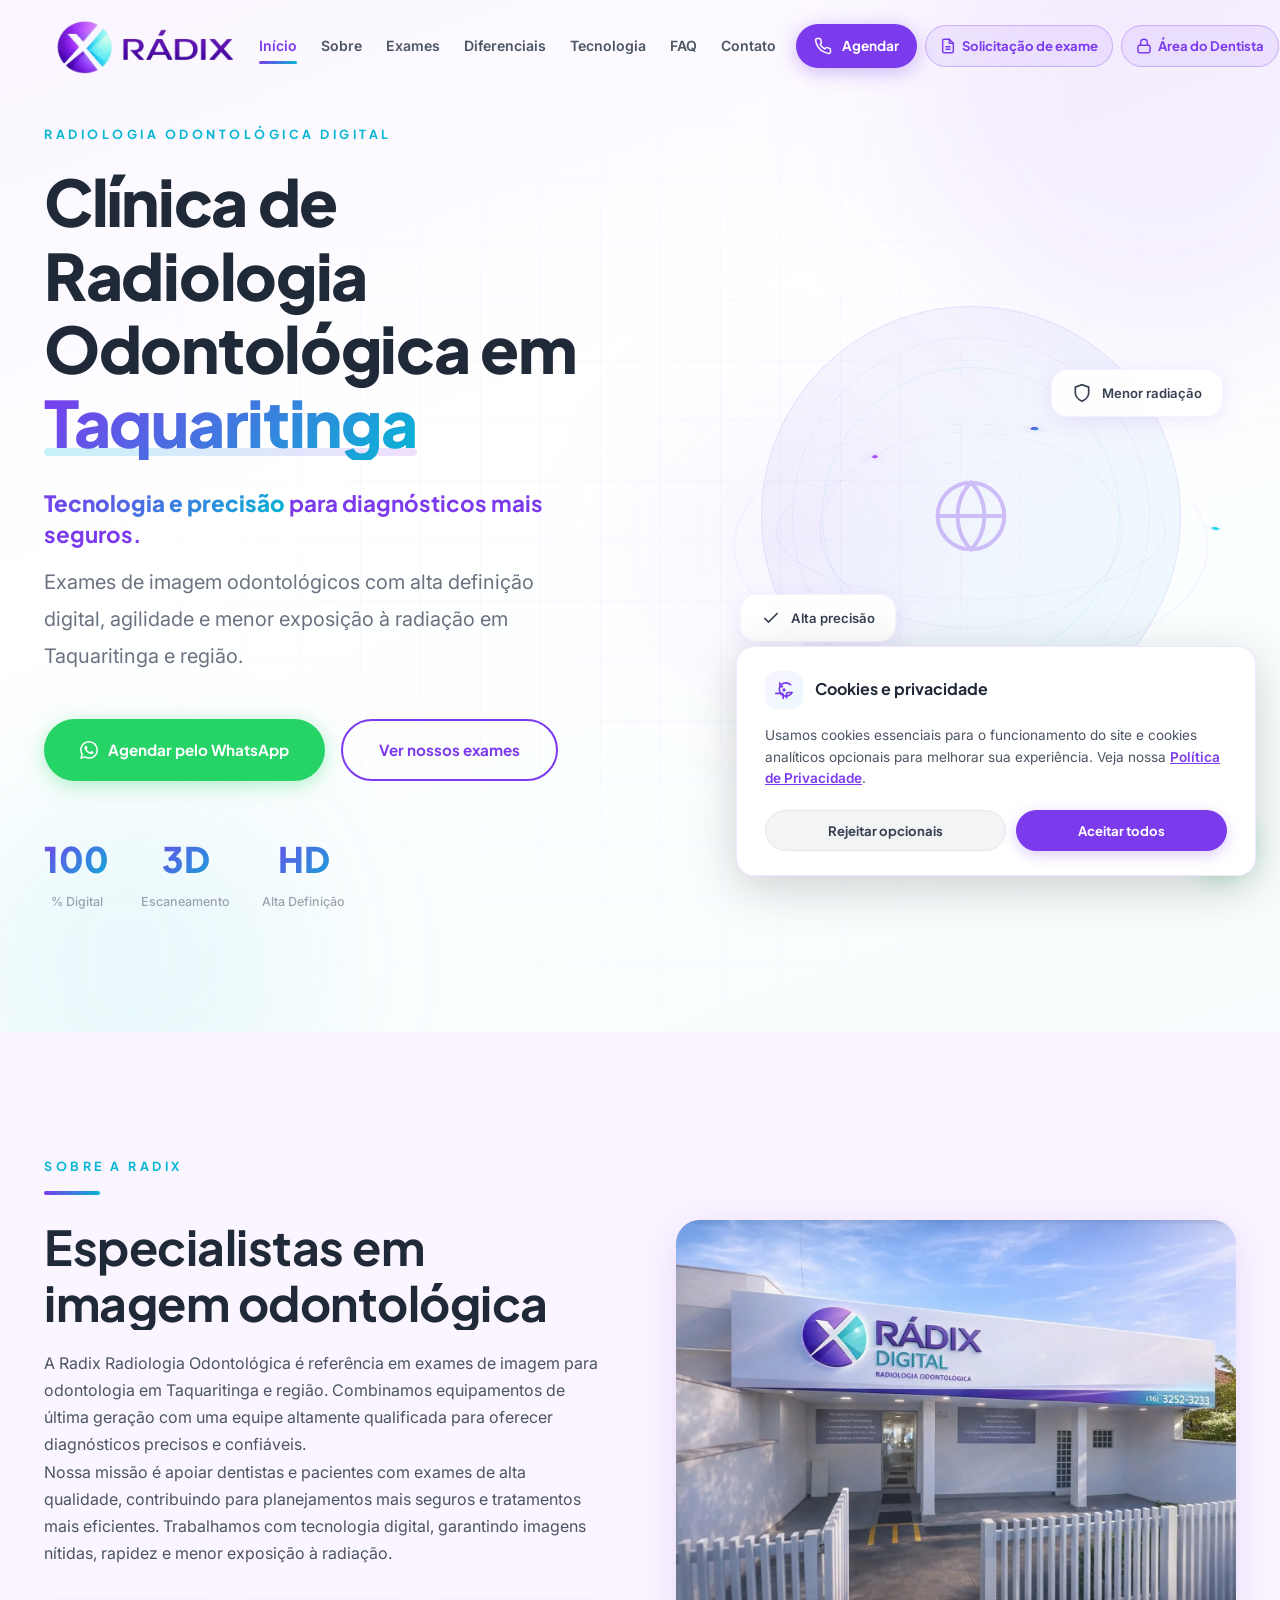
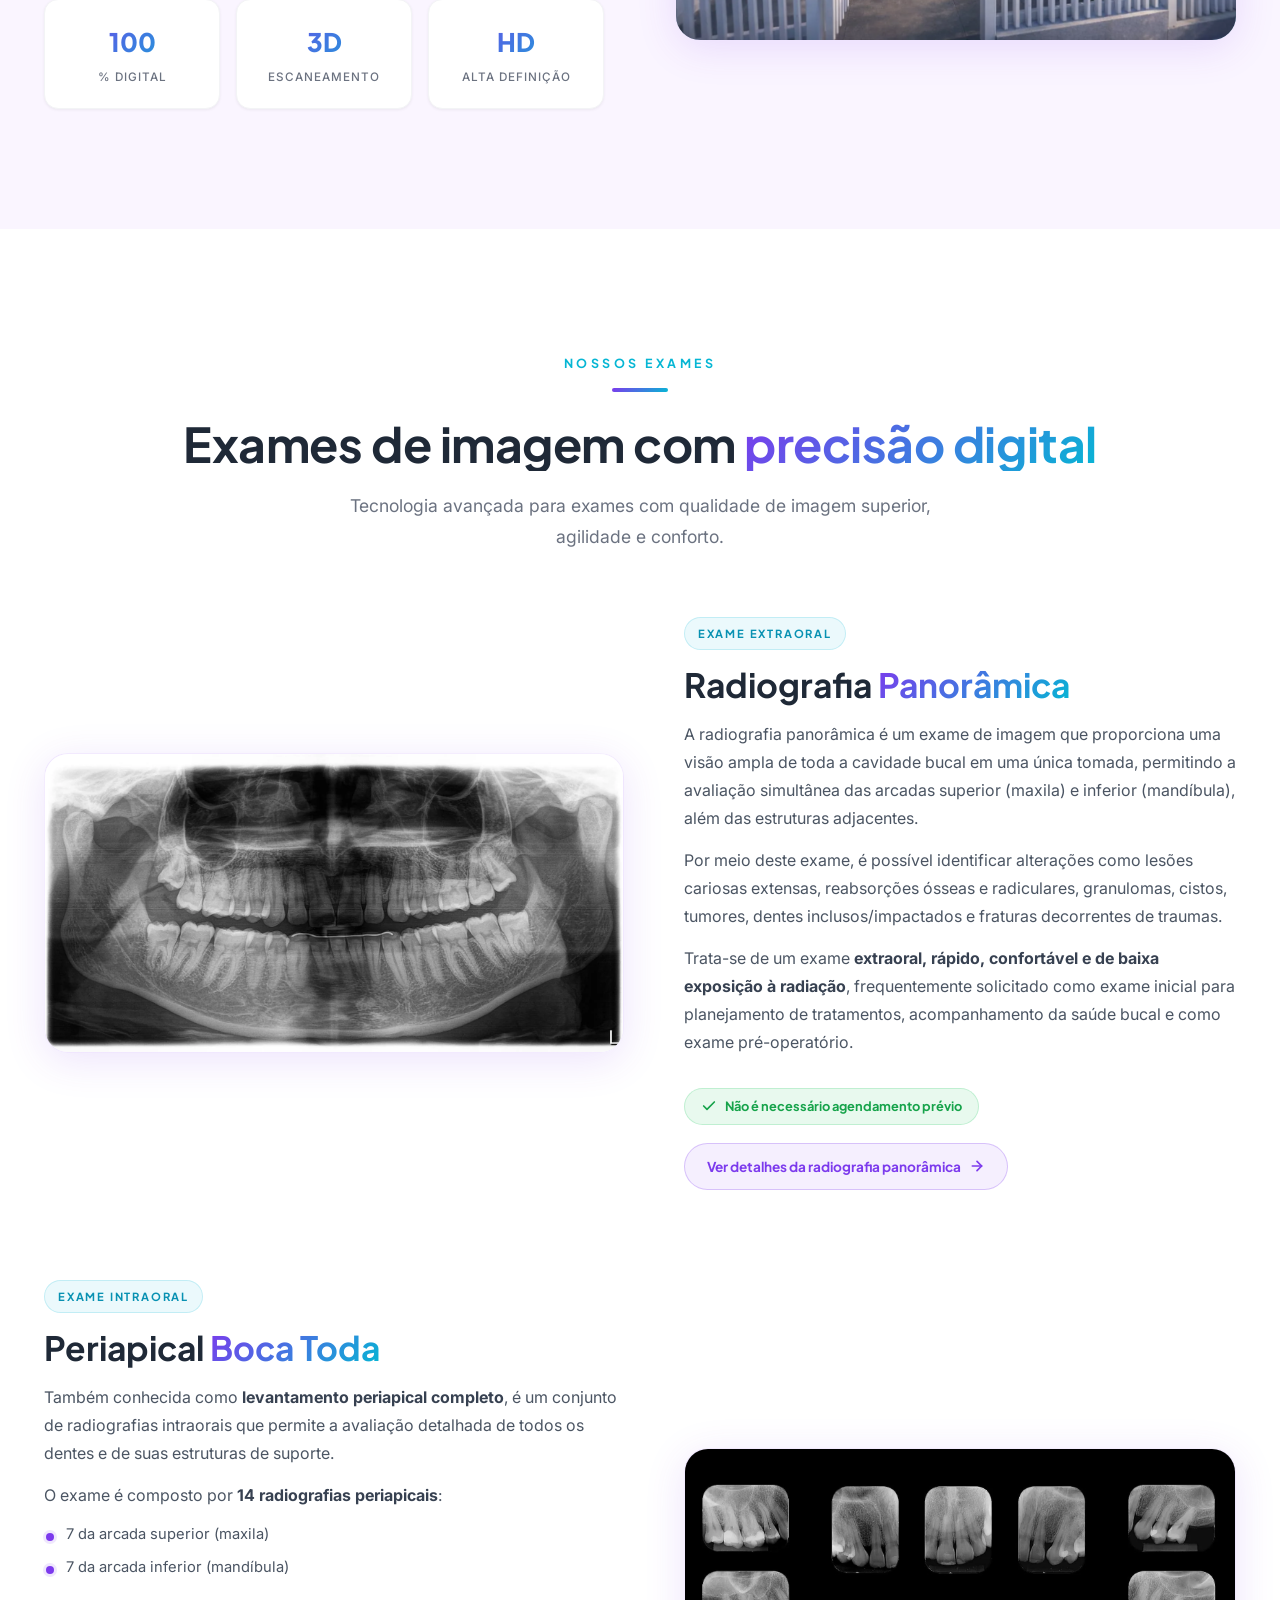
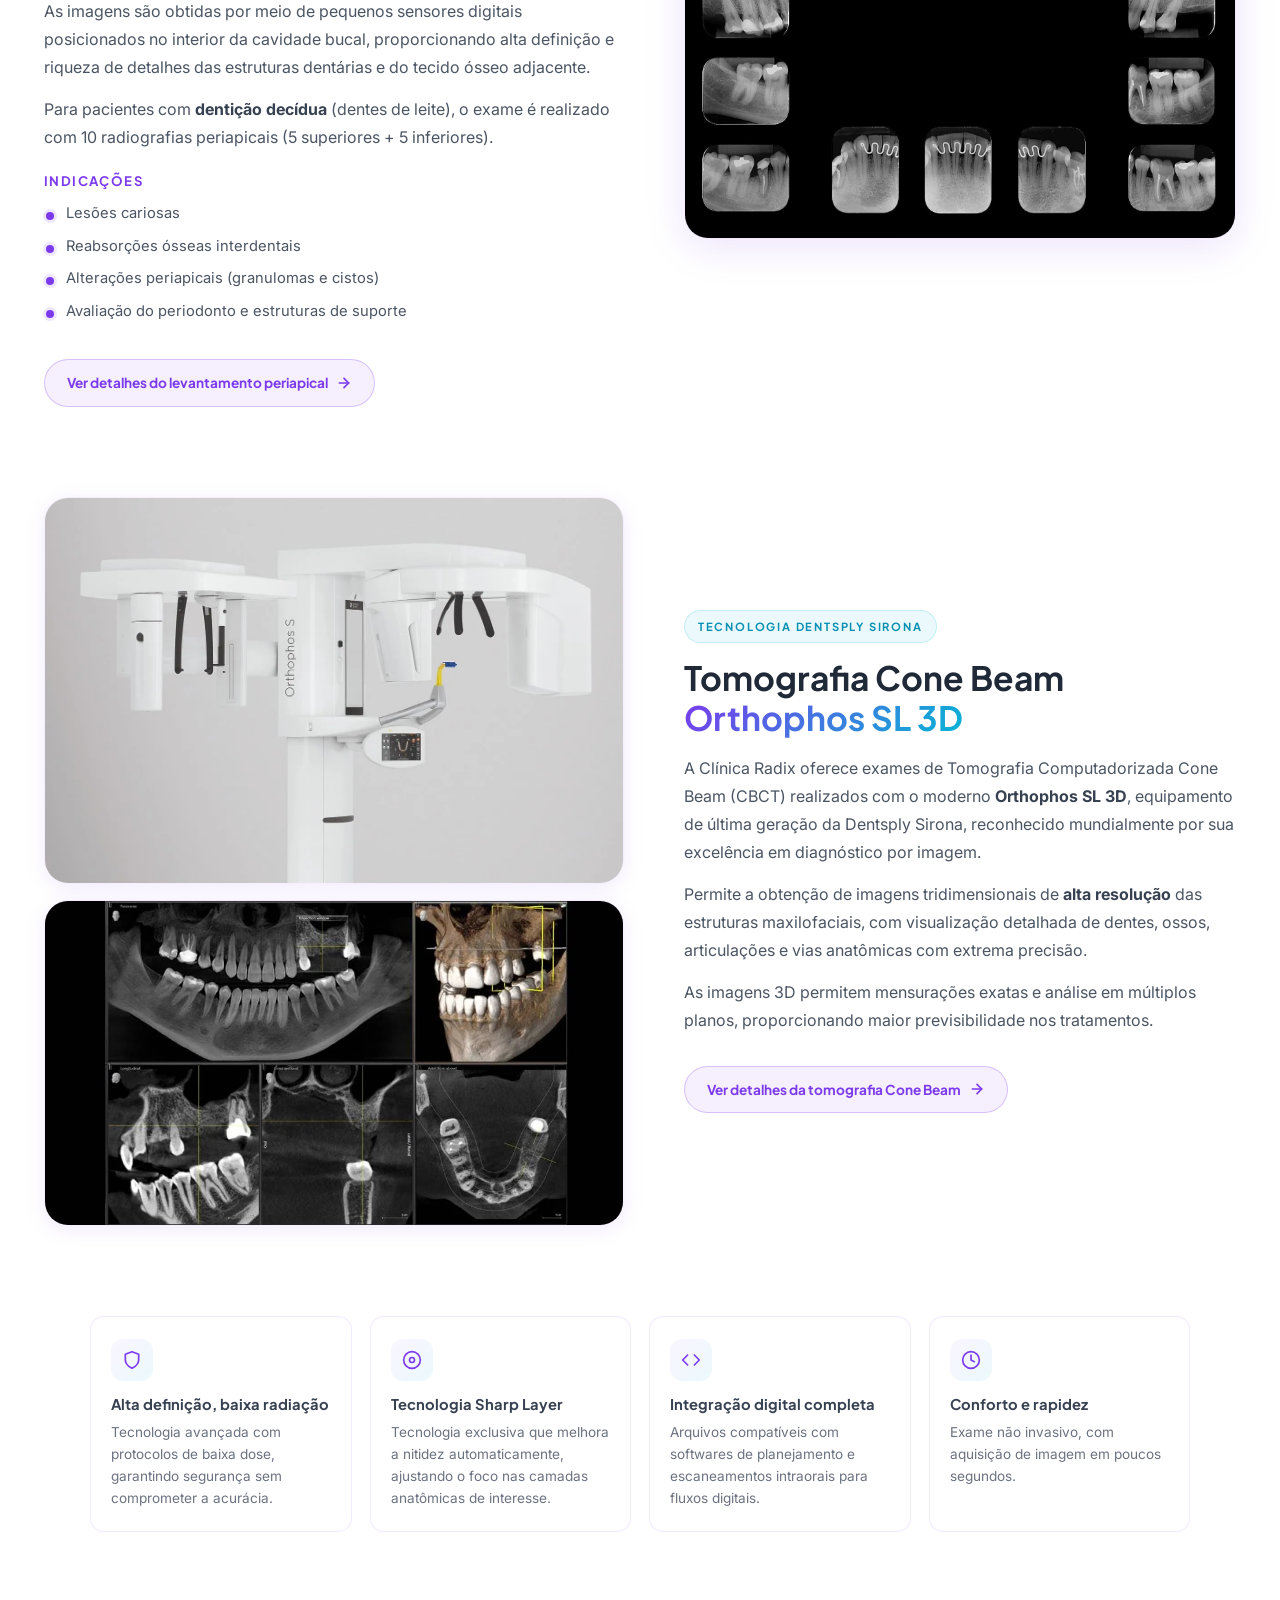
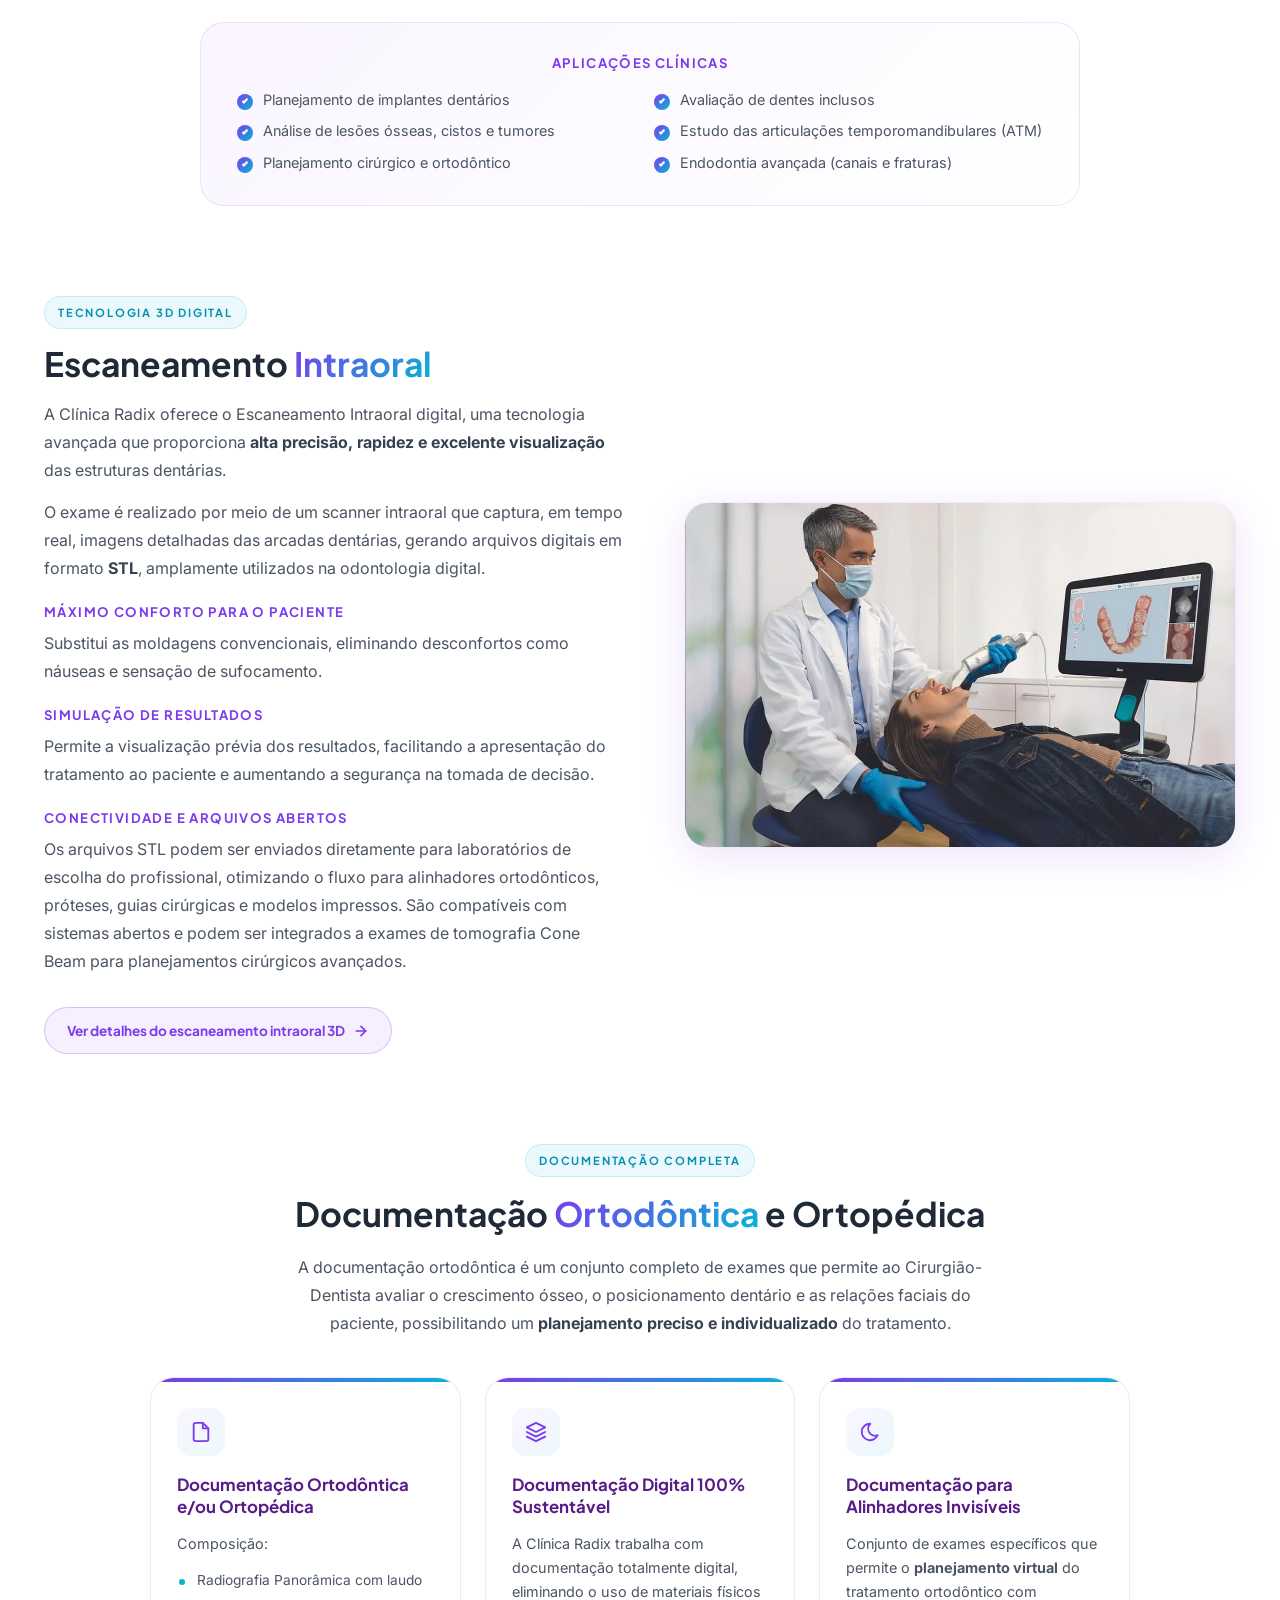
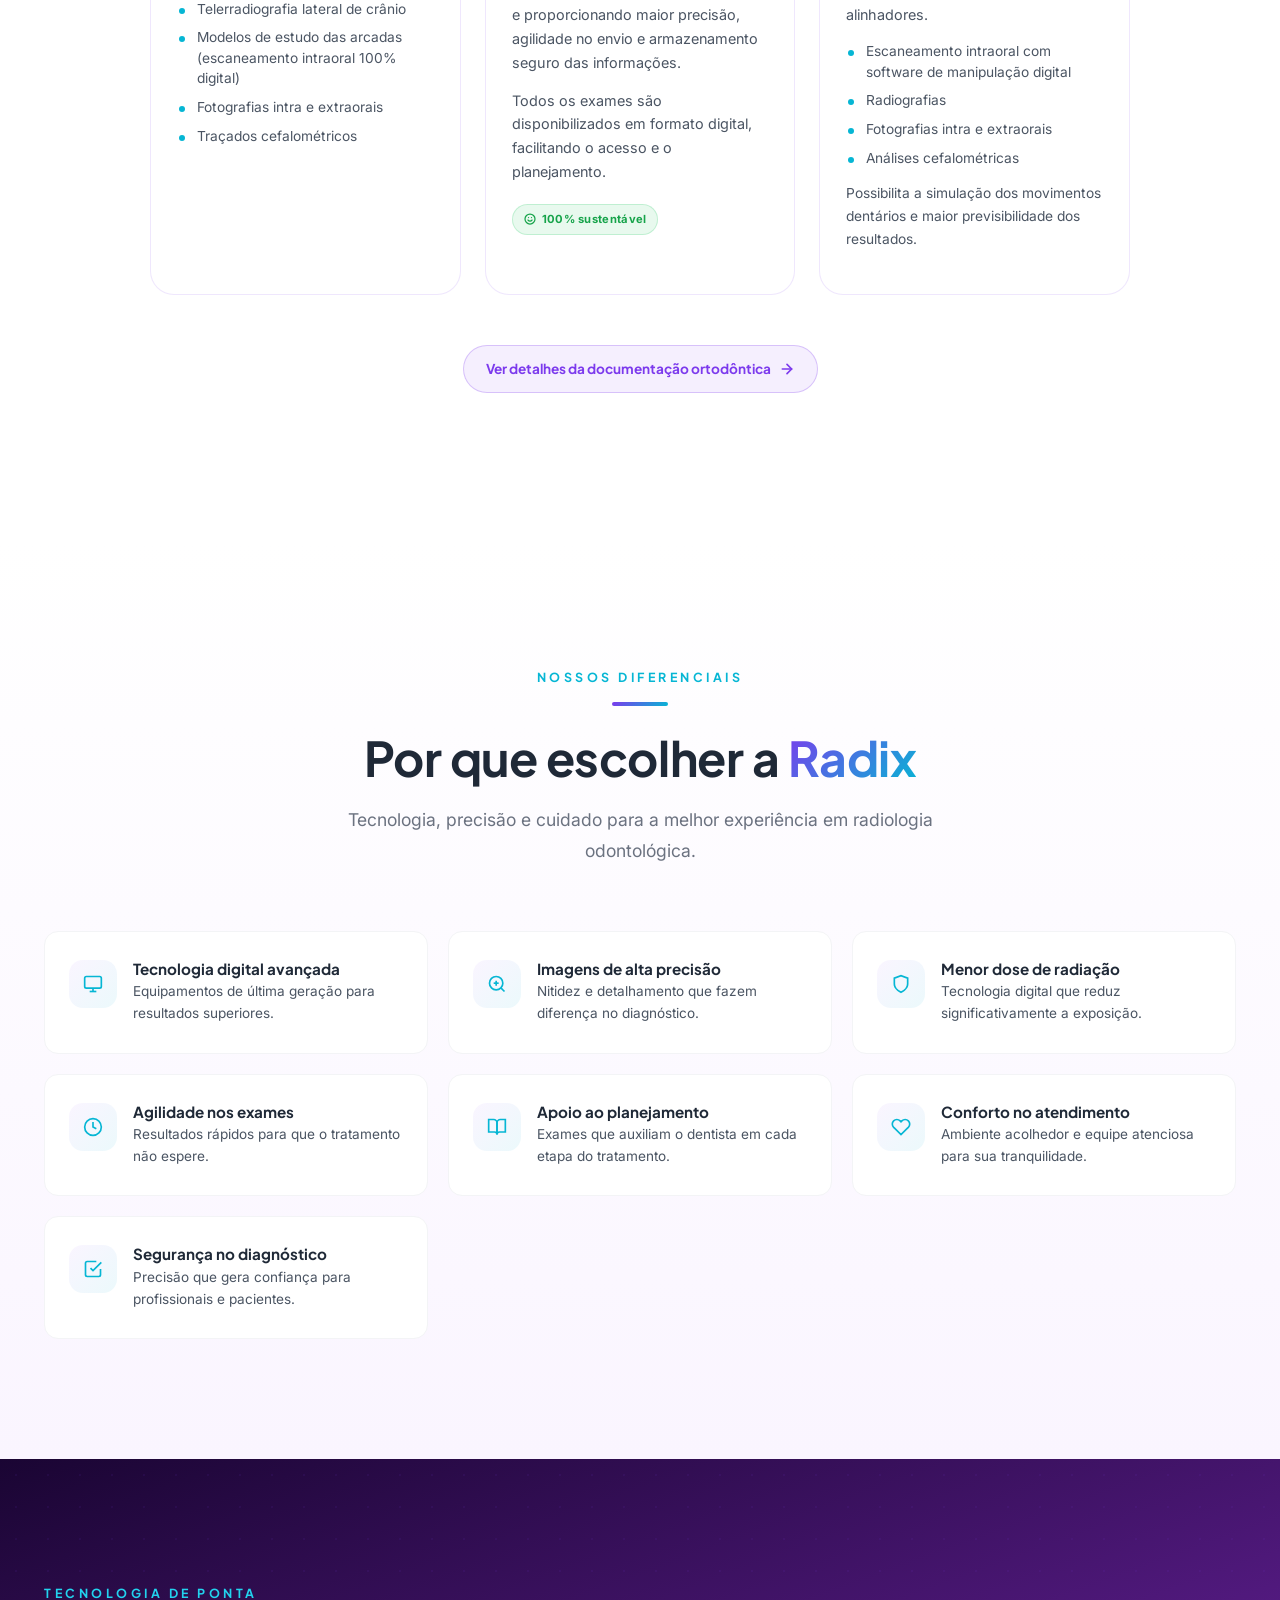
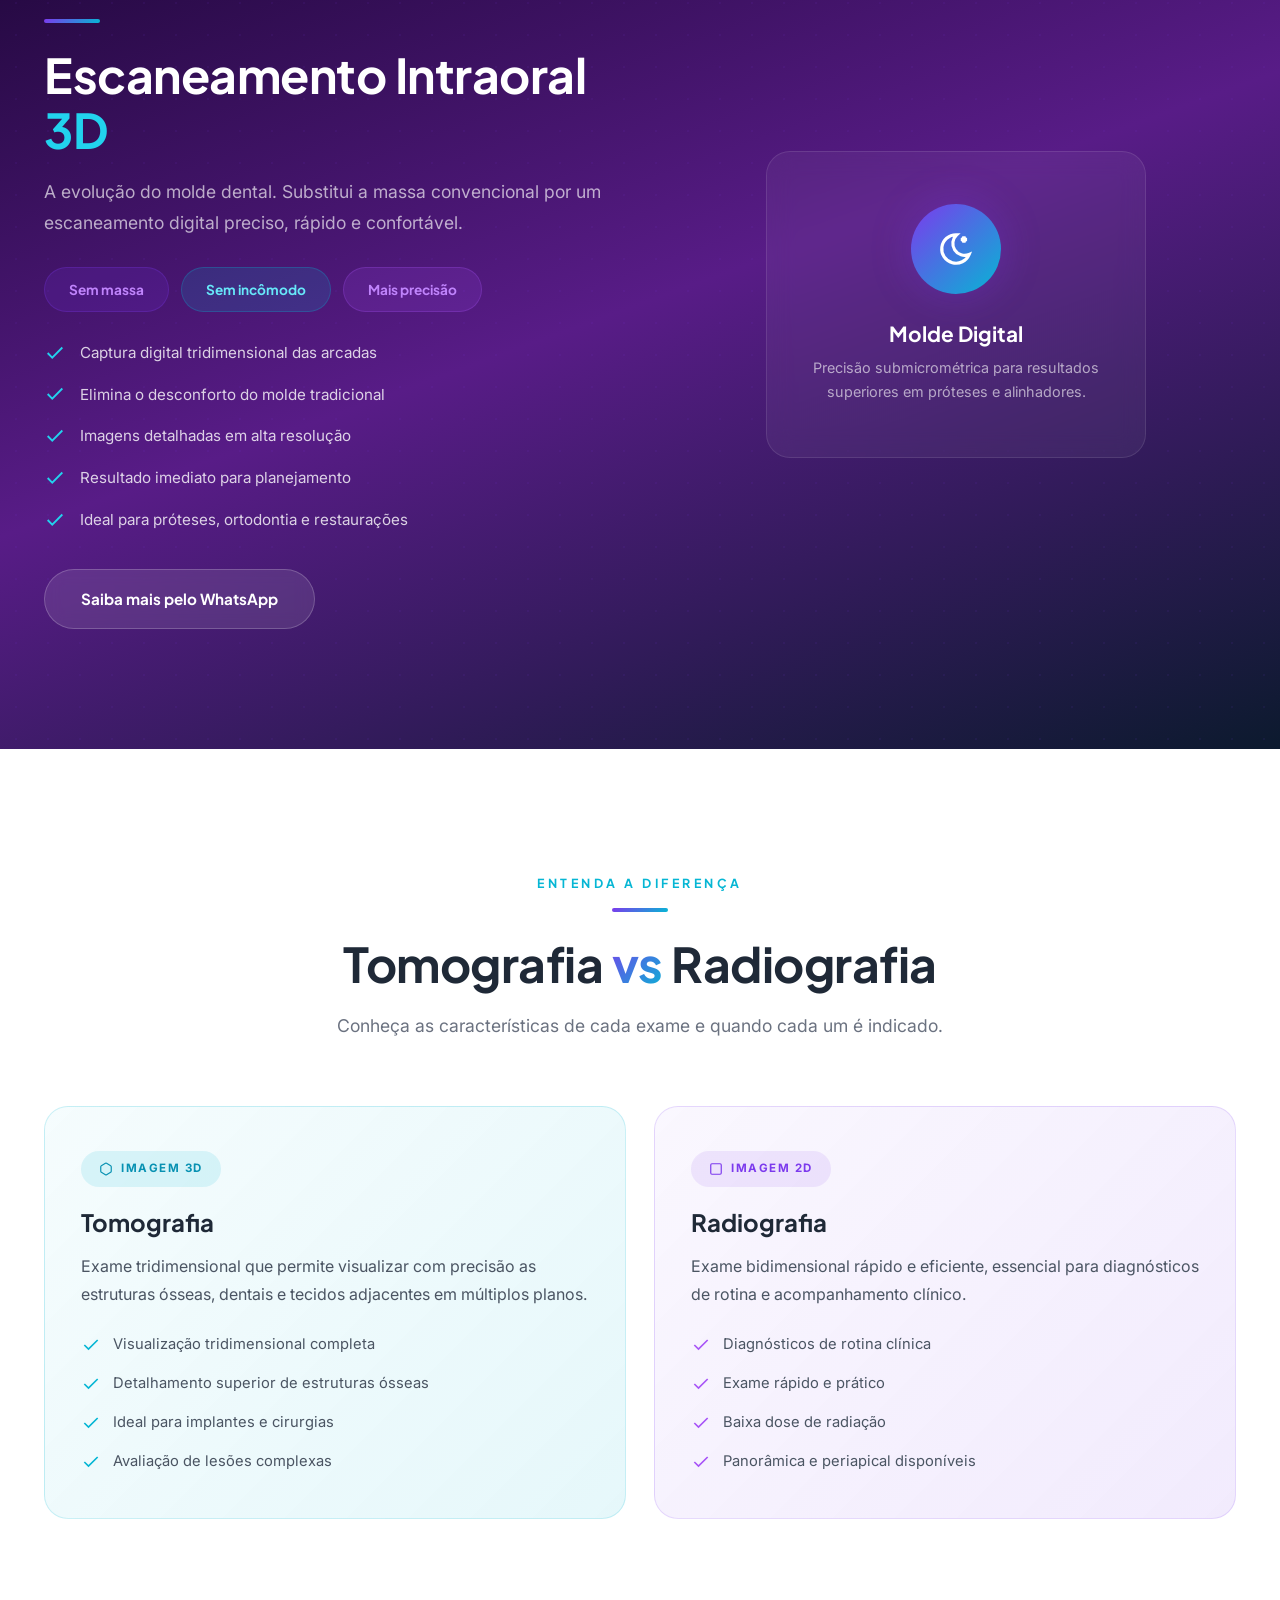
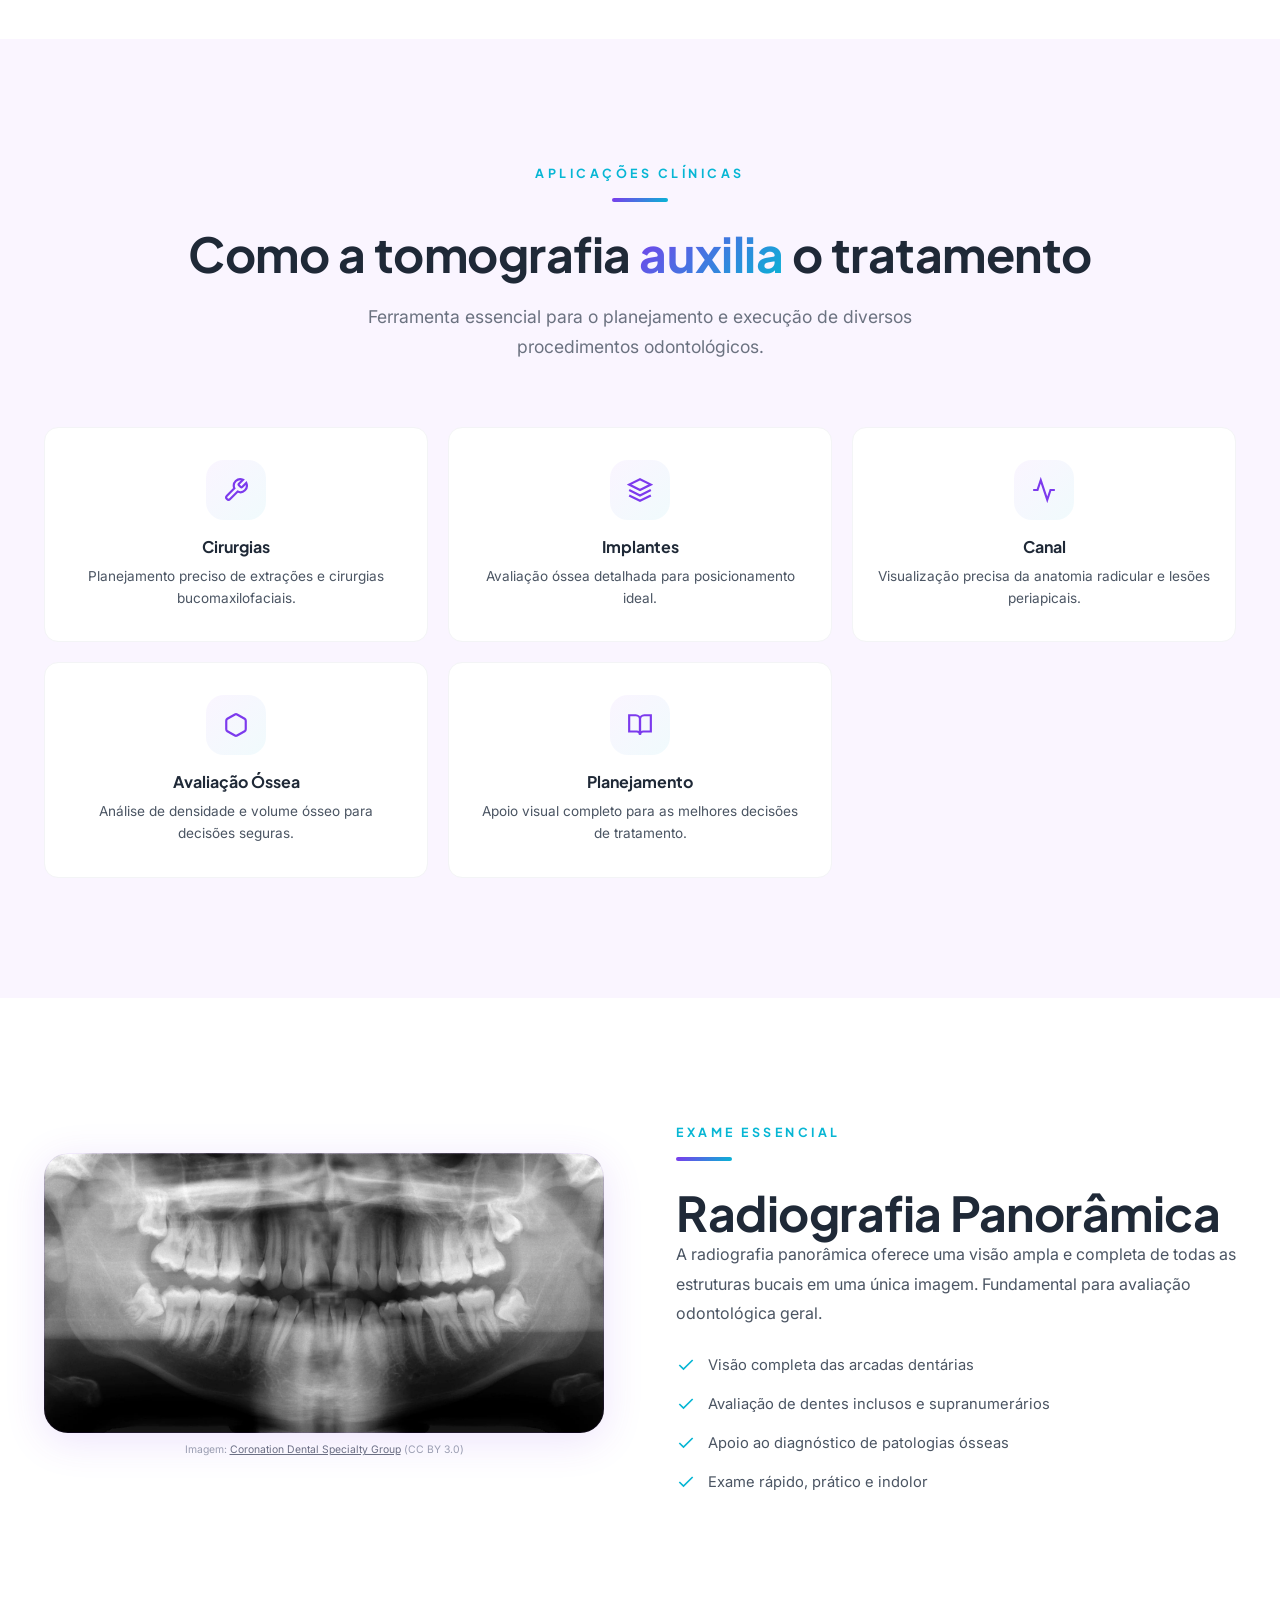
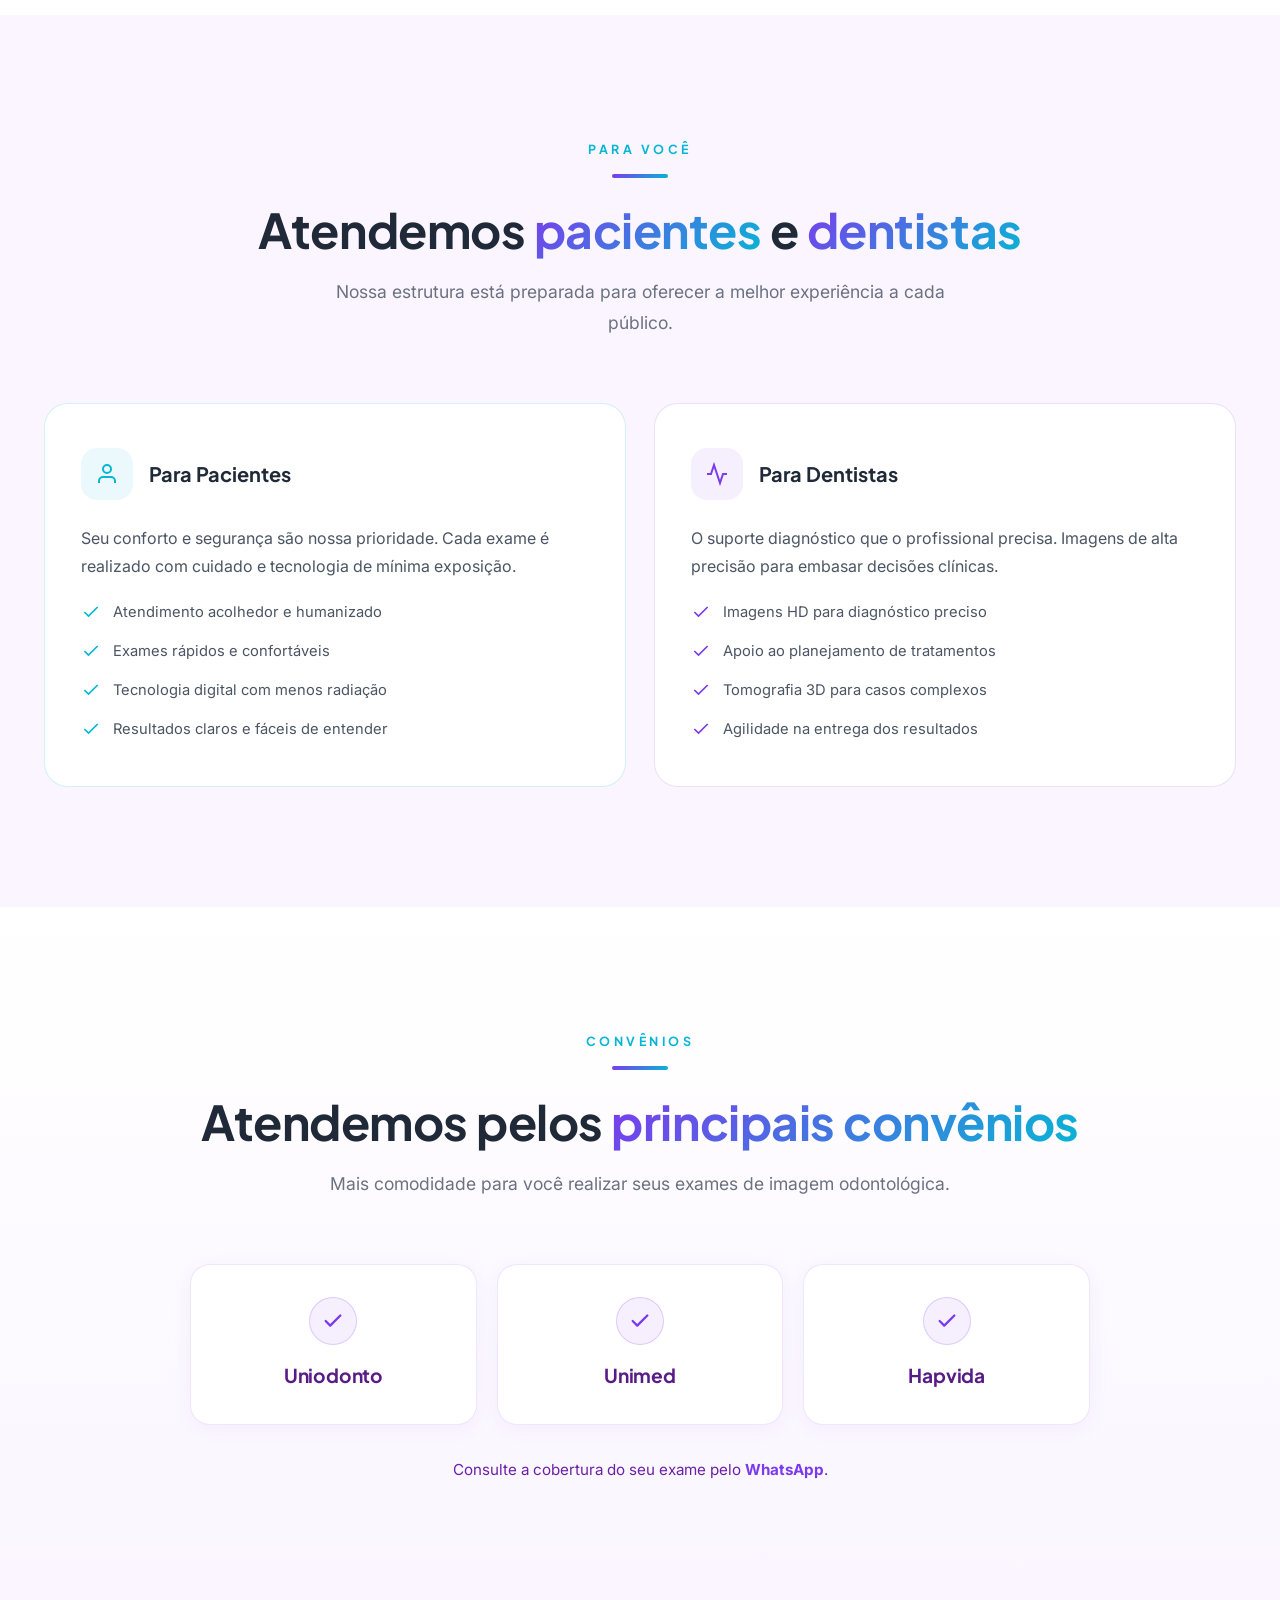
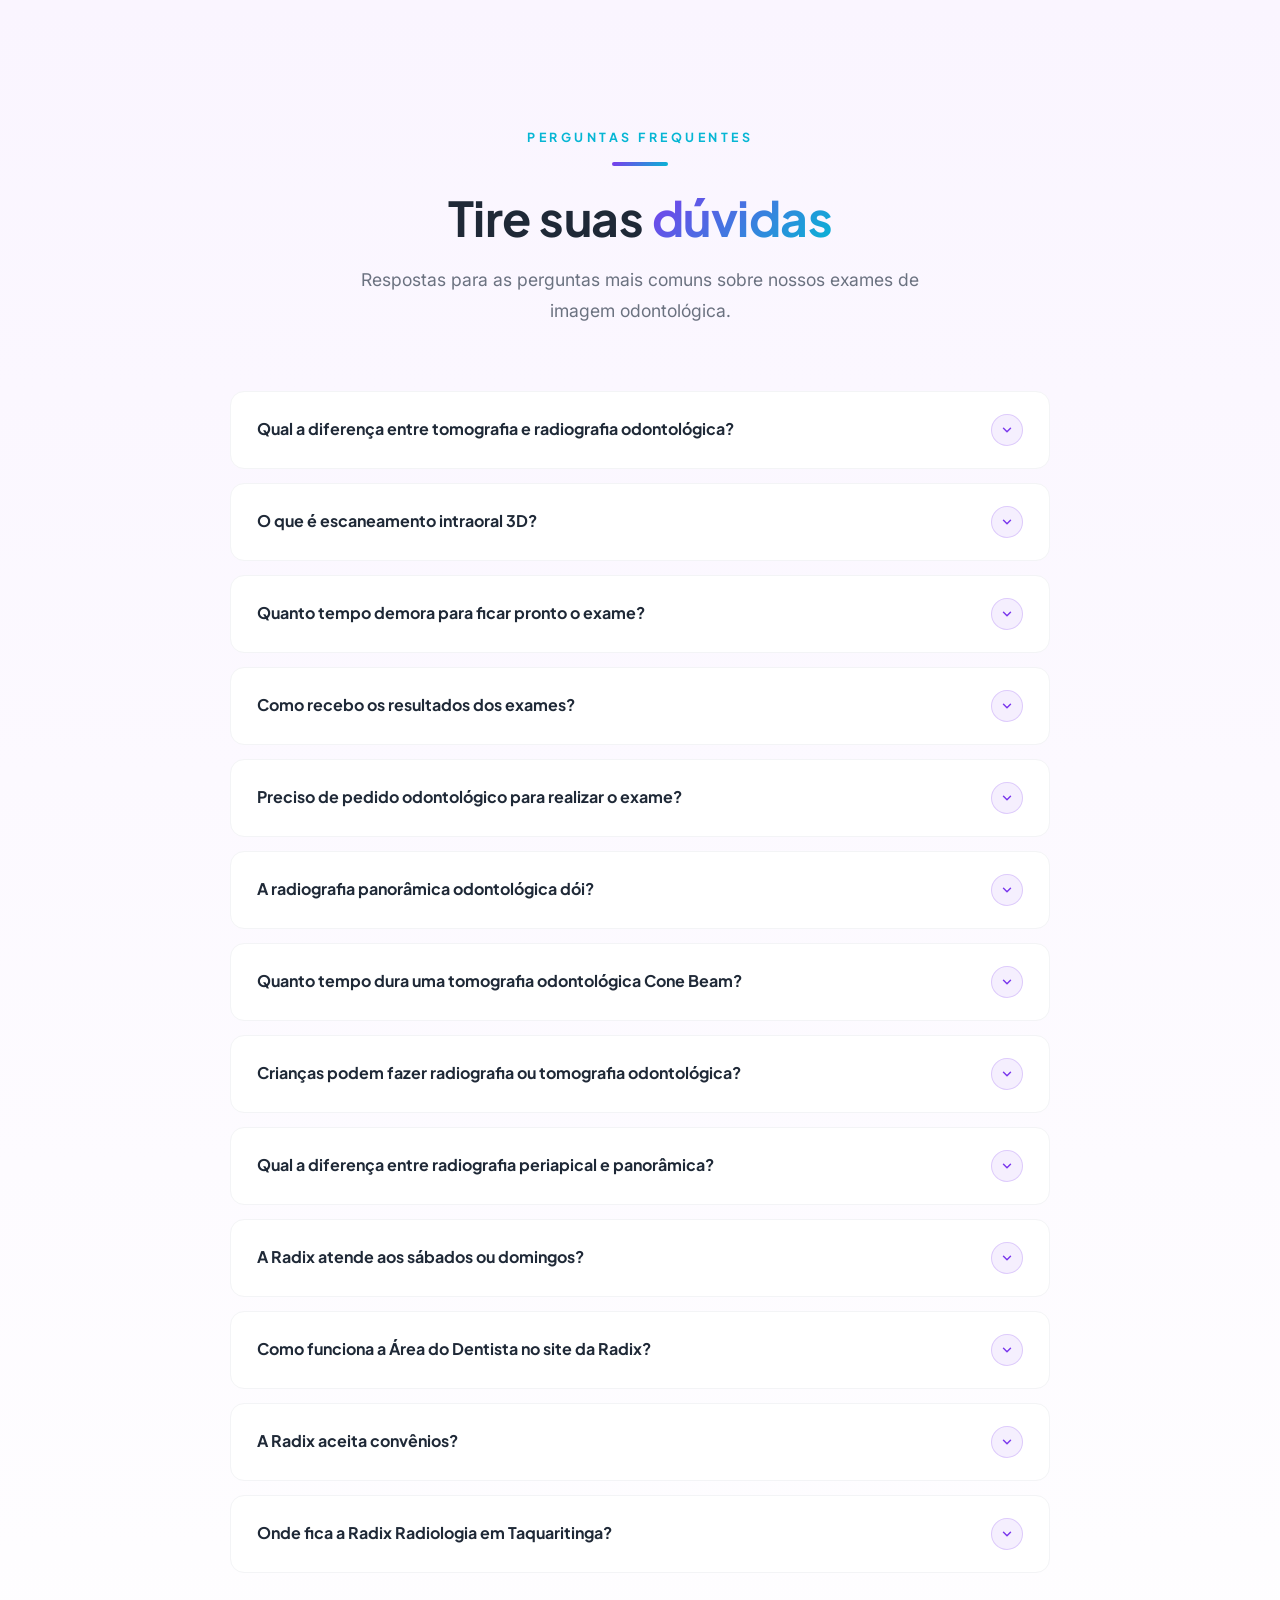
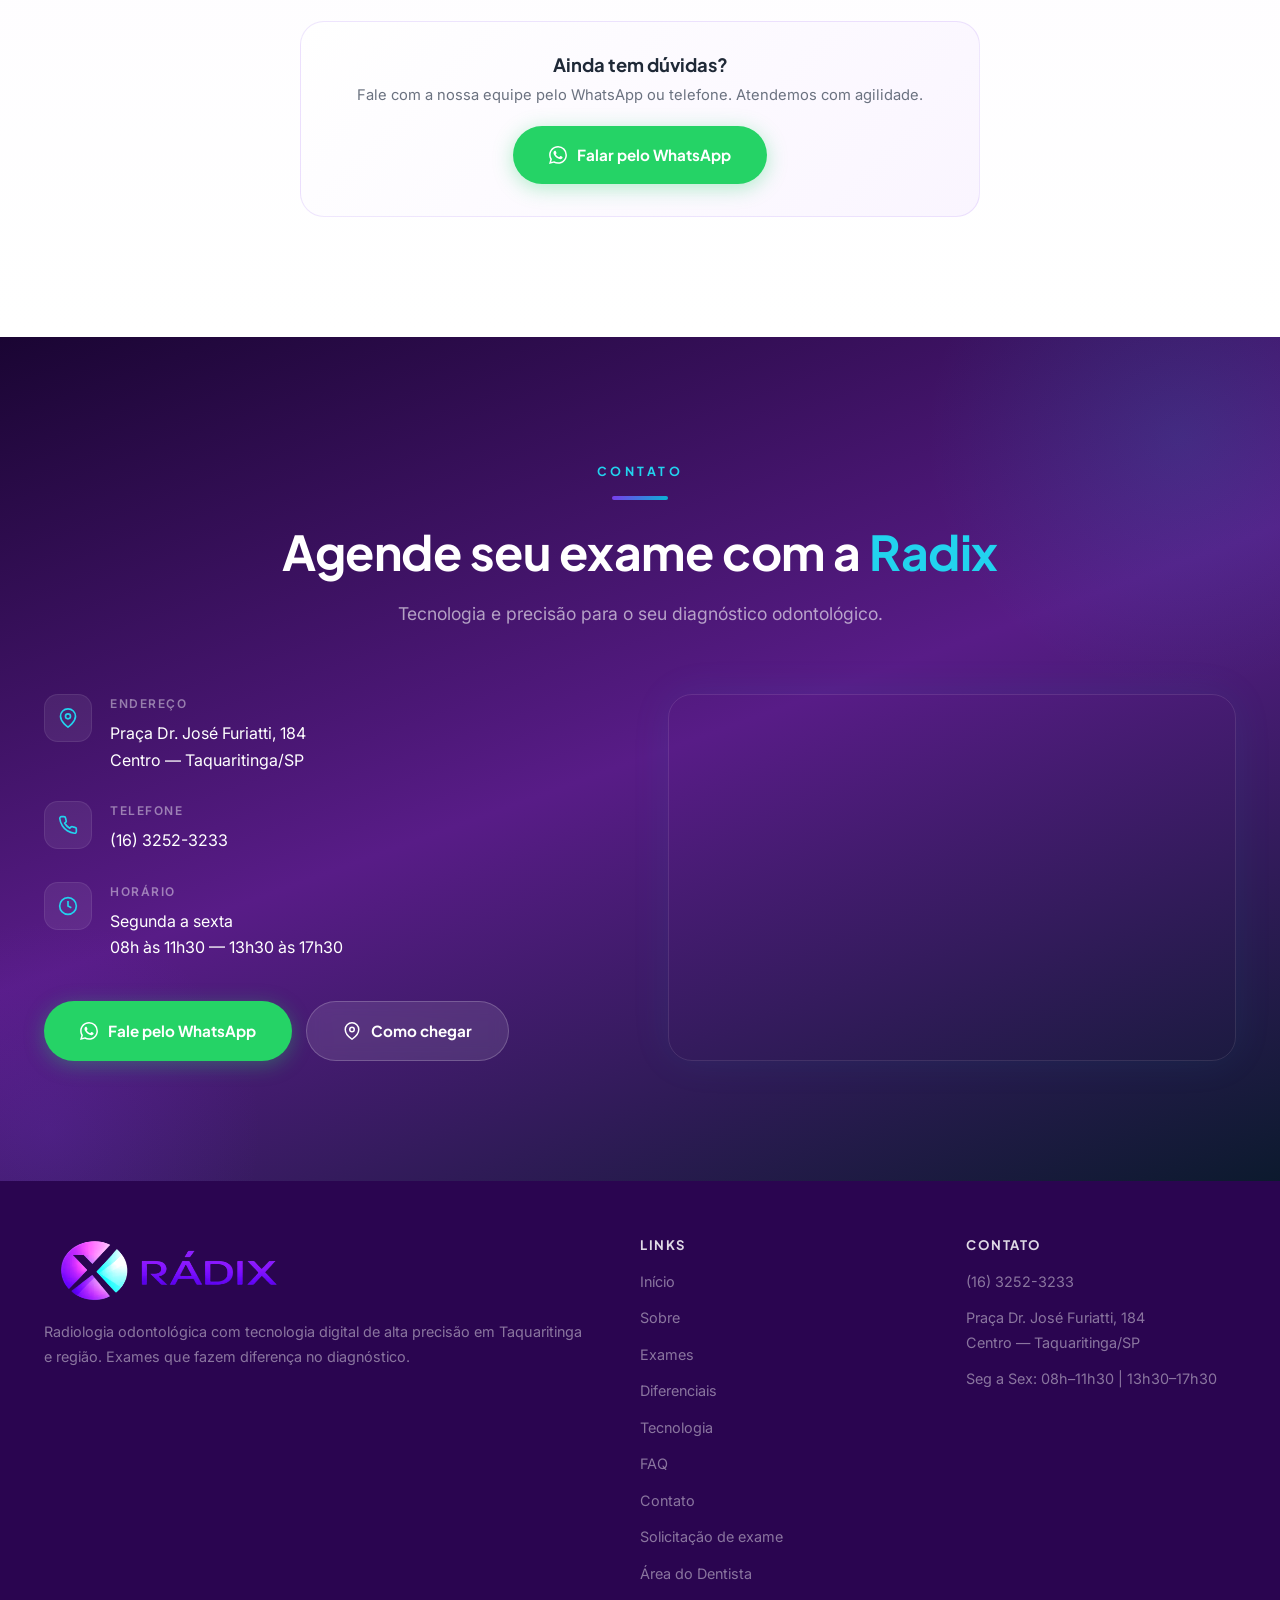
<file: index.html>
﻿<!DOCTYPE html>
<html lang="pt-BR">
<head>
    <meta charset="UTF-8">
    <meta name="viewport" content="width=device-width, initial-scale=1.0, maximum-scale=5.0">
    <meta http-equiv="X-UA-Compatible" content="IE=edge">

    <!-- SEO Principal -->
    <title>Radiologia Odontol&oacute;gica em Taquaritinga SP | Resultado no Mesmo Dia &#9889; Radix</title>
    <meta name="description" content="&#9889; Resultado no mesmo dia! Cl&iacute;nica de radiologia odontol&oacute;gica em Taquaritinga SP. Tomografia Cone Beam 3D, radiografia panor&acirc;mica, periapical e escaneamento intraoral. 100% digital, baixa radia&ccedil;&atilde;o, sem agendamento na panor&acirc;mica. &#9742; (16) 3252-3233.">
    <meta name="keywords" content="radiologia odontol&oacute;gica Taquaritinga, radiografia panor&acirc;mica Taquaritinga, tomografia odontol&oacute;gica Taquaritinga SP, escaneamento intraoral 3D Taquaritinga, documenta&ccedil;&atilde;o ortod&ocirc;ntica Taquaritinga, radiografia digital Taquaritinga, cl&iacute;nica radiologia Taquaritinga SP, raio x odontol&oacute;gico Taquaritinga, cone beam Taquaritinga, periapical Taquaritinga">
    <meta name="author" content="Radix Radiologia Odontol&oacute;gica">
    <meta name="robots" content="index, follow, max-image-preview:large, max-snippet:-1, max-video-preview:-1">
    <meta name="googlebot" content="index, follow">
    <link rel="canonical" href="https://radixradiologia.com.br/">

    <!-- Google Search Console - SUBSTITUIR pelo codigo real apos verificar a propriedade -->
    <!-- <meta name="google-site-verification" content="SEU_CODIGO_AQUI"> -->
    <meta name="geo.region" content="BR-SP">
    <meta name="geo.placename" content="Taquaritinga">
    <meta name="geo.position" content="-21.4069;-48.5094">
    <meta name="ICBM" content="-21.4069, -48.5094">

    <!-- Open Graph (Facebook, WhatsApp, LinkedIn) -->
    <meta property="og:title" content="Radix Radiologia Odontol&oacute;gica | Taquaritinga SP">
    <meta property="og:description" content="Exames de imagem odontol&oacute;gicos com tecnologia digital de alta precis&atilde;o. Radiografia, tomografia e escaneamento 3D em Taquaritinga.">
    <meta property="og:type" content="website">
    <meta property="og:locale" content="pt_BR">
    <meta property="og:url" content="https://radixradiologia.com.br/">
    <meta property="og:site_name" content="Radix Radiologia Odontol&oacute;gica">
    <meta property="og:image" content="https://radixradiologia.com.br/assets/img/logo.webp">
    <meta property="og:image:width" content="1200">
    <meta property="og:image:height" content="630">
    <meta property="og:image:alt" content="Radix Radiologia Odontol&oacute;gica - Tecnologia e precis&atilde;o em Taquaritinga SP">

    <!-- Twitter Cards -->
    <meta name="twitter:card" content="summary_large_image">
    <meta name="twitter:title" content="Radix Radiologia Odontol&oacute;gica | Taquaritinga SP">
    <meta name="twitter:description" content="Radiografia digital, tomografia e escaneamento intraoral 3D com tecnologia de ponta.">
    <meta name="twitter:image" content="https://radixradiologia.com.br/assets/img/logo.webp">

    <!-- Favicon -->
    <link rel="icon" type="image/webp" sizes="48x48" href="assets/img/favicon-48.webp">
    <link rel="icon" type="image/webp" sizes="96x96" href="assets/img/favicon-96.webp">
    <link rel="icon" type="image/webp" sizes="192x192" href="assets/img/favicon-192.webp">
    <link rel="apple-touch-icon" sizes="180x180" href="assets/img/apple-touch-icon.webp">

    <!-- PWA / App -->
    <link rel="manifest" href="manifest.json">
    <meta name="theme-color" content="#7C3AED">
    <meta name="apple-mobile-web-app-capable" content="yes">
    <meta name="apple-mobile-web-app-status-bar-style" content="default">
    <meta name="apple-mobile-web-app-title" content="Radix">
    <meta name="application-name" content="Radix Radiologia">
    <meta name="msapplication-TileColor" content="#7C3AED">
    <meta name="format-detection" content="telephone=yes">

    <!-- Performance -->
    <link rel="preconnect" href="https://fonts.googleapis.com">
    <link rel="preconnect" href="https://fonts.gstatic.com" crossorigin>
    <link rel="dns-prefetch" href="https://www.google.com">
    <link rel="dns-prefetch" href="https://maps.googleapis.com">
    <link href="https://fonts.googleapis.com/css2?family=Inter:wght@400;500;600&family=Plus+Jakarta+Sans:wght@600;700;800&display=swap" rel="stylesheet">
    <link rel="stylesheet" href="assets/site.css">

    <!-- Analytics — GoatCounter (cookieless, LGPD-friendly) -->
    <script data-goatcounter="https://radixradiologia.goatcounter.com/count"
            async src="//gc.zgo.at/count.js"></script>
</head>
<body>

<!-- Skip Link Acessibilidade -->
<a href="#inicio" class="skip-link">Ir para o conte&uacute;do principal</a>

<!-- HEADER -->
<header class="header" id="header">
    <div class="container header-inner">
        <a href="#inicio" aria-label="Radix Radiologia Odontol&oacute;gica - P&aacute;gina inicial"><img src="assets/img/logo.webp" alt="Logo Radix Radiologia Odontol&oacute;gica" class="header-logo" width="240" height="56" fetchpriority="high"></a>
        <nav class="nav">
            <a href="#inicio">In&iacute;cio</a>
            <a href="#sobre">Sobre</a>
            <a href="#exames">Exames</a>
            <a href="#diferenciais">Diferenciais</a>
            <a href="#tecnologia">Tecnologia</a>
            <a href="#faq">FAQ</a>
            <a href="#contato">Contato</a>
        </nav>
        <div class="h-actions">
            <a href="https://wa.me/551632523233?text=Ol%C3%A1%2C%20gostaria%20de%20agendar%20um%20exame." class="btn btn-primary h-cta" target="_blank" rel="noopener">
                <svg viewBox="0 0 24 24" fill="none" stroke="currentColor" stroke-width="2" stroke-linecap="round" stroke-linejoin="round"><path d="M22 16.92v3a2 2 0 01-2.18 2 19.79 19.79 0 01-8.63-3.07 19.5 19.5 0 01-6-6 19.79 19.79 0 01-3.07-8.67A2 2 0 014.11 2h3a2 2 0 012 1.72c.127.96.361 1.903.7 2.81a2 2 0 01-.45 2.11L8.09 9.91a16 16 0 006 6l1.27-1.27a2 2 0 012.11-.45c.907.339 1.85.573 2.81.7A2 2 0 0122 16.92z"/></svg>
                Agendar
            </a>
            <a href="area-dentista/pedido-digital.html" class="h-btn h-btn-outline">
                <svg viewBox="0 0 24 24" fill="none" stroke="currentColor" stroke-width="2.2" stroke-linecap="round" stroke-linejoin="round"><path d="M14 2H6a2 2 0 00-2 2v16a2 2 0 002 2h12a2 2 0 002-2V8z"/><polyline points="14 2 14 8 20 8"/><line x1="9" y1="13" x2="15" y2="13"/><line x1="9" y1="17" x2="15" y2="17"/></svg>
                <span>Solicitação de exame</span>
            </a>
            <a href="area-dentista/index.html" class="h-btn h-btn-icon" aria-label="Área do Dentista" title="Área do Dentista">
                <svg viewBox="0 0 24 24" fill="none" stroke="currentColor" stroke-width="2.2" stroke-linecap="round" stroke-linejoin="round"><rect x="3" y="11" width="18" height="11" rx="2"/><path d="M7 11V7a5 5 0 0110 0v4"/></svg>
                <span>Área do Dentista</span>
            </a>
        </div>
        <button class="ham" id="ham" aria-label="Menu"><span></span><span></span><span></span></button>
    </div>
</header>

<!-- MOBILE MENU -->
<div class="mob-menu" id="mob-menu">
    <a href="#inicio">In&iacute;cio</a>
    <a href="#sobre">Sobre</a>
    <a href="#exames">Exames</a>
    <a href="#diferenciais">Diferenciais</a>
    <a href="#tecnologia">Tecnologia</a>
    <a href="#faq">FAQ</a>
    <a href="#contato">Contato</a>
    <a href="area-dentista/pedido-digital.html" class="nav-cta">
        <svg viewBox="0 0 24 24" fill="none" stroke="currentColor" stroke-width="2.2" stroke-linecap="round" stroke-linejoin="round"><path d="M14 2H6a2 2 0 00-2 2v16a2 2 0 002 2h12a2 2 0 002-2V8z"/><polyline points="14 2 14 8 20 8"/><line x1="9" y1="13" x2="15" y2="13"/><line x1="9" y1="17" x2="15" y2="17"/></svg>
        Solicitação de exame
    </a>
    <a href="area-dentista/index.html" class="nav-cta">
        <svg viewBox="0 0 24 24" fill="none" stroke="currentColor" stroke-width="2.2" stroke-linecap="round" stroke-linejoin="round"><rect x="3" y="11" width="18" height="11" rx="2"/><path d="M7 11V7a5 5 0 0110 0v4"/></svg>
        Área do Dentista
    </a>
    <a href="https://wa.me/551632523233?text=Ol%C3%A1%2C%20gostaria%20de%20agendar%20um%20exame." class="btn btn-wa" target="_blank" rel="noopener">
        <svg viewBox="0 0 24 24" fill="currentColor"><path d="M17.472 14.382c-.297-.149-1.758-.867-2.03-.967-.273-.099-.471-.148-.67.15-.197.297-.767.966-.94 1.164-.173.199-.347.223-.644.075-.297-.15-1.255-.463-2.39-1.475-.883-.788-1.48-1.761-1.653-2.059-.173-.297-.018-.458.13-.606.134-.133.298-.347.446-.52.149-.174.198-.298.298-.497.099-.198.05-.371-.025-.52-.075-.149-.669-1.612-.916-2.207-.242-.579-.487-.5-.669-.51-.173-.008-.371-.01-.57-.01-.198 0-.52.074-.792.372-.272.297-1.04 1.016-1.04 2.479 0 1.462 1.065 2.875 1.213 3.074.149.198 2.096 3.2 5.077 4.487.709.306 1.262.489 1.694.625.712.227 1.36.195 1.871.118.571-.085 1.758-.719 2.006-1.413.248-.694.248-1.289.173-1.413-.074-.124-.272-.198-.57-.347m-5.421 7.403h-.004a9.87 9.87 0 01-5.031-1.378l-.361-.214-3.741.982.998-3.648-.235-.374a9.86 9.86 0 01-1.51-5.26c.001-5.45 4.436-9.884 9.888-9.884 2.64 0 5.122 1.03 6.988 2.898a9.825 9.825 0 012.893 6.994c-.003 5.45-4.437 9.884-9.885 9.884m8.413-18.297A11.815 11.815 0 0012.05 0C5.495 0 .16 5.335.157 11.892c0 2.096.547 4.142 1.588 5.945L.057 24l6.305-1.654a11.882 11.882 0 005.683 1.448h.005c6.554 0 11.89-5.335 11.893-11.893a11.821 11.821 0 00-3.48-8.413z"/></svg>
        Agendar pelo WhatsApp
    </a>
</div>

<main>

<!-- ===== HERO ===== -->
<section class="hero section" id="inicio">
    <div class="hero-bg">
        <div class="orb orb-1"></div>
        <div class="orb orb-2"></div>
        <div class="orb orb-3"></div>
        <div class="grid-lines"></div>
        <div class="particle"></div>
        <div class="particle"></div>
        <div class="particle"></div>
        <div class="particle"></div>
        <div class="particle"></div>
        <div class="particle"></div>
    </div>
    <div class="container">
        <div class="hero-inner">
            <div class="hero-content">
                <span class="section-label">Radiologia Odontol&oacute;gica Digital</span>
                <h1>Cl&iacute;nica de Radiologia Odontol&oacute;gica em <em class="grad-text">Taquaritinga</em></h1>
                <p class="hero-tagline"><strong>Tecnologia e precis&atilde;o</strong> para diagn&oacute;sticos mais seguros.</p>
                <p class="hero-sub">Exames de imagem odontol&oacute;gicos com alta defini&ccedil;&atilde;o digital, agilidade e menor exposi&ccedil;&atilde;o &agrave; radia&ccedil;&atilde;o em Taquaritinga e regi&atilde;o.</p>
                <div class="hero-ctas">
                    <a href="https://wa.me/551632523233?text=Ol%C3%A1%2C%20gostaria%20de%20agendar%20um%20exame." class="btn btn-wa" target="_blank" rel="noopener">
                        <svg viewBox="0 0 24 24" fill="currentColor"><path d="M17.472 14.382c-.297-.149-1.758-.867-2.03-.967-.273-.099-.471-.148-.67.15-.197.297-.767.966-.94 1.164-.173.199-.347.223-.644.075-.297-.15-1.255-.463-2.39-1.475-.883-.788-1.48-1.761-1.653-2.059-.173-.297-.018-.458.13-.606.134-.133.298-.347.446-.52.149-.174.198-.298.298-.497.099-.198.05-.371-.025-.52-.075-.149-.669-1.612-.916-2.207-.242-.579-.487-.5-.669-.51-.173-.008-.371-.01-.57-.01-.198 0-.52.074-.792.372-.272.297-1.04 1.016-1.04 2.479 0 1.462 1.065 2.875 1.213 3.074.149.198 2.096 3.2 5.077 4.487.709.306 1.262.489 1.694.625.712.227 1.36.195 1.871.118.571-.085 1.758-.719 2.006-1.413.248-.694.248-1.289.173-1.413-.074-.124-.272-.198-.57-.347m-5.421 7.403h-.004a9.87 9.87 0 01-5.031-1.378l-.361-.214-3.741.982.998-3.648-.235-.374a9.86 9.86 0 01-1.51-5.26c.001-5.45 4.436-9.884 9.888-9.884 2.64 0 5.122 1.03 6.988 2.898a9.825 9.825 0 012.893 6.994c-.003 5.45-4.437 9.884-9.885 9.884m8.413-18.297A11.815 11.815 0 0012.05 0C5.495 0 .16 5.335.157 11.892c0 2.096.547 4.142 1.588 5.945L.057 24l6.305-1.654a11.882 11.882 0 005.683 1.448h.005c6.554 0 11.89-5.335 11.893-11.893a11.821 11.821 0 00-3.48-8.413z"/></svg>
                        Agendar pelo WhatsApp
                    </a>
                    <a href="#exames" class="btn btn-outline">Ver nossos exames</a>
                </div>
                <div class="hero-stats">
                    <div class="hero-stat">
                        <div class="hero-stat-num" data-count="100">0</div>
                        <div class="hero-stat-label">% Digital</div>
                    </div>
                    <div class="hero-stat">
                        <div class="hero-stat-num" data-count="3" data-suffix="D">0</div>
                        <div class="hero-stat-label">Escaneamento</div>
                    </div>
                    <div class="hero-stat">
                        <div class="hero-stat-num" data-count="0" data-text="HD">HD</div>
                        <div class="hero-stat-label">Alta Defini&ccedil;&atilde;o</div>
                    </div>
                </div>
            </div>
            <div class="hero-visual">
                <div class="hero-3d">
                    <div class="hero-sphere"></div>
                    <div class="orbit orbit-1"><div class="orbit-dot orbit-dot-1"></div></div>
                    <div class="orbit orbit-2"><div class="orbit-dot orbit-dot-2"></div></div>
                    <div class="orbit orbit-3"><div class="orbit-dot orbit-dot-3"></div></div>
                    <div class="hero-center-icon">
                        <svg viewBox="0 0 24 24" fill="none" stroke="currentColor" stroke-width="1.2" stroke-linecap="round" stroke-linejoin="round">
                            <circle cx="12" cy="12" r="10"/>
                            <path d="M12 2c2.5 2.5 4 6 4 10s-1.5 7.5-4 10"/>
                            <path d="M12 2c-2.5 2.5-4 6-4 10s1.5 7.5 4 10"/>
                            <path d="M2 12h20"/>
                        </svg>
                    </div>
                    <div class="float-badge float-badge-1">
                        <svg viewBox="0 0 24 24" fill="none" stroke="currentColor" stroke-width="2"><path d="M12 22s8-4 8-10V5l-8-3-8 3v7c0 6 8 10 8 10z"/></svg>
                        Menor radia&ccedil;&atilde;o
                    </div>
                    <div class="float-badge float-badge-2">
                        <svg viewBox="0 0 24 24" fill="none" stroke="currentColor" stroke-width="2"><polyline points="20 6 9 17 4 12"/></svg>
                        Alta precis&atilde;o
                    </div>
                </div>
            </div>
        </div>
    </div>
</section>

<!-- ===== SOBRE ===== -->
<section class="sobre section" id="sobre">
    <div class="container">
        <div class="sobre-grid">
            <div class="anim anim-left">
                <span class="section-label">Sobre a Radix</span>
                <div class="grad-line"></div>
                <h2 class="section-title shimmer">Especialistas em imagem odontol&oacute;gica</h2>
                <p>A Radix Radiologia Odontol&oacute;gica &eacute; refer&ecirc;ncia em exames de imagem para odontologia em Taquaritinga e regi&atilde;o. Combinamos equipamentos de &uacute;ltima gera&ccedil;&atilde;o com uma equipe altamente qualificada para oferecer diagn&oacute;sticos precisos e confi&aacute;veis.</p>
                <p>Nossa miss&atilde;o &eacute; apoiar dentistas e pacientes com exames de alta qualidade, contribuindo para planejamentos mais seguros e tratamentos mais eficientes. Trabalhamos com tecnologia digital, garantindo imagens n&iacute;tidas, rapidez e menor exposi&ccedil;&atilde;o &agrave; radia&ccedil;&atilde;o.</p>
                <div class="sobre-stats">
                    <div class="sobre-stat"><div class="s-num" data-count="100">0</div><div class="s-label">% Digital</div></div>
                    <div class="sobre-stat"><div class="s-num" data-count="3" data-suffix="D">0</div><div class="s-label">Escaneamento</div></div>
                    <div class="sobre-stat"><div class="s-num" data-count="0" data-text="HD">HD</div><div class="s-label">Alta Defini&ccedil;&atilde;o</div></div>
                </div>
            </div>
            <div class="sobre-img anim anim-right">
                <img src="assets/img/local.webp" alt="Fachada da cl&iacute;nica Radix Radiologia Odontol&oacute;gica em Taquaritinga SP" loading="lazy">
            </div>
        </div>
    </div>
</section>

<!-- ===== EXAMES ===== -->
<section class="section" id="exames">
    <div class="container">
        <div class="section-header anim">
            <span class="section-label">Nossos Exames</span>
            <div class="grad-line grad-line-c"></div>
            <h2 class="section-title shimmer">Exames de imagem com <span class="grad-text">precis&atilde;o digital</span></h2>
            <p class="section-sub">Tecnologia avan&ccedil;ada para exames com qualidade de imagem superior, agilidade e conforto.</p>
        </div>
        <!-- 1. RADIOGRAFIA PANORÂMICA -->
        <div class="exam-detail anim">
            <div class="exam-detail-img">
                <img src="assets/img/radiografia-panoramica.webp" alt="Radiografia panor&acirc;mica odontol&oacute;gica digital realizada na Radix Radiologia em Taquaritinga SP" loading="lazy">
            </div>
            <div class="exam-detail-content">
                <span class="exam-tag">Exame extraoral</span>
                <h3>Radiografia <span class="grad-text">Panor&acirc;mica</span></h3>
                <p>A radiografia panor&acirc;mica &eacute; um exame de imagem que proporciona uma vis&atilde;o ampla de toda a cavidade bucal em uma &uacute;nica tomada, permitindo a avalia&ccedil;&atilde;o simult&acirc;nea das arcadas superior (maxila) e inferior (mand&iacute;bula), al&eacute;m das estruturas adjacentes.</p>
                <p>Por meio deste exame, &eacute; poss&iacute;vel identificar altera&ccedil;&otilde;es como les&otilde;es cariosas extensas, reabsor&ccedil;&otilde;es &oacute;sseas e radiculares, granulomas, cistos, tumores, dentes inclusos/impactados e fraturas decorrentes de traumas.</p>
                <p>Trata-se de um exame <strong>extraoral, r&aacute;pido, confort&aacute;vel e de baixa exposi&ccedil;&atilde;o &agrave; radia&ccedil;&atilde;o</strong>, frequentemente solicitado como exame inicial para planejamento de tratamentos, acompanhamento da sa&uacute;de bucal e como exame pr&eacute;-operat&oacute;rio.</p>
                <div class="exam-quick-badge">
                    <svg viewBox="0 0 24 24" fill="none" stroke="currentColor" stroke-width="2.5" stroke-linecap="round" stroke-linejoin="round"><polyline points="20 6 9 17 4 12"/></svg>
                    N&atilde;o &eacute; necess&aacute;rio agendamento pr&eacute;vio
                </div>
                <div>
                    <a href="exames/radiografia-panoramica/index.html" class="exam-detail-link">
                        Ver detalhes da radiografia panor&acirc;mica
                        <svg viewBox="0 0 24 24" fill="none" stroke="currentColor" stroke-width="2.5" stroke-linecap="round" stroke-linejoin="round"><line x1="5" y1="12" x2="19" y2="12"/><polyline points="12 5 19 12 12 19"/></svg>
                    </a>
                </div>
            </div>
        </div>

        <!-- 2. PERIAPICAL BOCA TODA -->
        <div class="exam-detail reverse anim">
            <div class="exam-detail-img">
                <img src="assets/img/periapical.webp" alt="Levantamento periapical completo com 14 radiografias intraorais digitais boca toda - Radix Taquaritinga" loading="lazy">
            </div>
            <div class="exam-detail-content">
                <span class="exam-tag">Exame intraoral</span>
                <h3>Periapical <span class="grad-text">Boca Toda</span></h3>
                <p>Tamb&eacute;m conhecida como <strong>levantamento periapical completo</strong>, &eacute; um conjunto de radiografias intraorais que permite a avalia&ccedil;&atilde;o detalhada de todos os dentes e de suas estruturas de suporte.</p>
                <p>O exame &eacute; composto por <strong>14 radiografias periapicais</strong>:</p>
                <ul>
                    <li>7 da arcada superior (maxila)</li>
                    <li>7 da arcada inferior (mand&iacute;bula)</li>
                </ul>
                <p>As imagens s&atilde;o obtidas por meio de pequenos sensores digitais posicionados no interior da cavidade bucal, proporcionando alta defini&ccedil;&atilde;o e riqueza de detalhes das estruturas dent&aacute;rias e do tecido &oacute;sseo adjacente.</p>
                <p>Para pacientes com <strong>denti&ccedil;&atilde;o dec&iacute;dua</strong> (dentes de leite), o exame &eacute; realizado com 10 radiografias periapicais (5 superiores + 5 inferiores).</p>
                <h4 class="exam-subhead">Indica&ccedil;&otilde;es</h4>
                <ul>
                    <li>Les&otilde;es cariosas</li>
                    <li>Reabsor&ccedil;&otilde;es &oacute;sseas interdentais</li>
                    <li>Altera&ccedil;&otilde;es periapicais (granulomas e cistos)</li>
                    <li>Avalia&ccedil;&atilde;o do periodonto e estruturas de suporte</li>
                </ul>
                <div>
                    <a href="exames/radiografia-periapical/index.html" class="exam-detail-link">
                        Ver detalhes do levantamento periapical
                        <svg viewBox="0 0 24 24" fill="none" stroke="currentColor" stroke-width="2.5" stroke-linecap="round" stroke-linejoin="round"><line x1="5" y1="12" x2="19" y2="12"/><polyline points="12 5 19 12 12 19"/></svg>
                    </a>
                </div>
            </div>
        </div>

        <!-- 3. TOMOGRAFIA CONE BEAM -->
        <div class="exam-detail anim">
            <div class="exam-detail-imgs">
                <img src="assets/img/tomografia.webp" alt="Tom&oacute;grafo computadorizado Cone Beam Orthophos SL 3D Dentsply Sirona usado para tomografia odontol&oacute;gica em Taquaritinga" loading="lazy">
                <img src="assets/img/tomografia-resultados.webp" alt="Imagem tridimensional 3D de tomografia computadorizada Cone Beam mostrando estruturas maxilofaciais detalhadas" loading="lazy">
            </div>
            <div class="exam-detail-content">
                <span class="exam-tag">Tecnologia Dentsply Sirona</span>
                <h3>Tomografia Cone Beam<br><span class="grad-text">Orthophos SL 3D</span></h3>
                <p>A Cl&iacute;nica Radix oferece exames de Tomografia Computadorizada Cone Beam (CBCT) realizados com o moderno <strong>Orthophos SL 3D</strong>, equipamento de &uacute;ltima gera&ccedil;&atilde;o da Dentsply Sirona, reconhecido mundialmente por sua excel&ecirc;ncia em diagn&oacute;stico por imagem.</p>
                <p>Permite a obten&ccedil;&atilde;o de imagens tridimensionais de <strong>alta resolu&ccedil;&atilde;o</strong> das estruturas maxilofaciais, com visualiza&ccedil;&atilde;o detalhada de dentes, ossos, articula&ccedil;&otilde;es e vias anat&ocirc;micas com extrema precis&atilde;o.</p>
                <p>As imagens 3D permitem mensura&ccedil;&otilde;es exatas e an&aacute;lise em m&uacute;ltiplos planos, proporcionando maior previsibilidade nos tratamentos.</p>
                <div>
                    <a href="exames/tomografia-odontologica/index.html" class="exam-detail-link">
                        Ver detalhes da tomografia Cone Beam
                        <svg viewBox="0 0 24 24" fill="none" stroke="currentColor" stroke-width="2.5" stroke-linecap="round" stroke-linejoin="round"><line x1="5" y1="12" x2="19" y2="12"/><polyline points="12 5 19 12 12 19"/></svg>
                    </a>
                </div>
            </div>
        </div>

        <!-- Sub-features da tomografia -->
        <div class="exam-features-grid anim">
            <div class="exam-feature">
                <div class="exam-feature-icon"><svg viewBox="0 0 24 24" fill="none" stroke="currentColor" stroke-width="2" stroke-linecap="round" stroke-linejoin="round"><path d="M12 22s8-4 8-10V5l-8-3-8 3v7c0 6 8 10 8 10z"/></svg></div>
                <h4>Alta defini&ccedil;&atilde;o, baixa radia&ccedil;&atilde;o</h4>
                <p>Tecnologia avan&ccedil;ada com protocolos de baixa dose, garantindo seguran&ccedil;a sem comprometer a acur&aacute;cia.</p>
            </div>
            <div class="exam-feature">
                <div class="exam-feature-icon"><svg viewBox="0 0 24 24" fill="none" stroke="currentColor" stroke-width="2" stroke-linecap="round" stroke-linejoin="round"><circle cx="12" cy="12" r="10"/><circle cx="12" cy="12" r="3"/></svg></div>
                <h4>Tecnologia Sharp Layer</h4>
                <p>Tecnologia exclusiva que melhora a nitidez automaticamente, ajustando o foco nas camadas anat&ocirc;micas de interesse.</p>
            </div>
            <div class="exam-feature">
                <div class="exam-feature-icon"><svg viewBox="0 0 24 24" fill="none" stroke="currentColor" stroke-width="2" stroke-linecap="round" stroke-linejoin="round"><polyline points="16 18 22 12 16 6"/><polyline points="8 6 2 12 8 18"/></svg></div>
                <h4>Integra&ccedil;&atilde;o digital completa</h4>
                <p>Arquivos compat&iacute;veis com softwares de planejamento e escaneamentos intraorais para fluxos digitais.</p>
            </div>
            <div class="exam-feature">
                <div class="exam-feature-icon"><svg viewBox="0 0 24 24" fill="none" stroke="currentColor" stroke-width="2" stroke-linecap="round" stroke-linejoin="round"><circle cx="12" cy="12" r="10"/><polyline points="12 6 12 12 16 14"/></svg></div>
                <h4>Conforto e rapidez</h4>
                <p>Exame n&atilde;o invasivo, com aquisi&ccedil;&atilde;o de imagem em poucos segundos.</p>
            </div>
        </div>

        <!-- Aplicações clínicas da tomografia -->
        <div class="exam-applications anim">
            <h4>Aplica&ccedil;&otilde;es cl&iacute;nicas</h4>
            <ul>
                <li>Planejamento de implantes dent&aacute;rios</li>
                <li>Avalia&ccedil;&atilde;o de dentes inclusos</li>
                <li>An&aacute;lise de les&otilde;es &oacute;sseas, cistos e tumores</li>
                <li>Estudo das articula&ccedil;&otilde;es temporomandibulares (ATM)</li>
                <li>Planejamento cir&uacute;rgico e ortod&ocirc;ntico</li>
                <li>Endodontia avan&ccedil;ada (canais e fraturas)</li>
            </ul>
        </div>

        <!-- 4. ESCANEAMENTO INTRAORAL -->
        <div class="exam-detail reverse anim">
            <div class="exam-detail-img">
                <img src="assets/img/intraoral.webp" alt="Escaneamento intraoral 3D digital realizado com scanner odontol&oacute;gico de alta precis&atilde;o - Radix Radiologia Taquaritinga" loading="lazy">
            </div>
            <div class="exam-detail-content">
                <span class="exam-tag">Tecnologia 3D digital</span>
                <h3>Escaneamento <span class="grad-text">Intraoral</span></h3>
                <p>A Cl&iacute;nica Radix oferece o Escaneamento Intraoral digital, uma tecnologia avan&ccedil;ada que proporciona <strong>alta precis&atilde;o, rapidez e excelente visualiza&ccedil;&atilde;o</strong> das estruturas dent&aacute;rias.</p>
                <p>O exame &eacute; realizado por meio de um scanner intraoral que captura, em tempo real, imagens detalhadas das arcadas dent&aacute;rias, gerando arquivos digitais em formato <strong>STL</strong>, amplamente utilizados na odontologia digital.</p>
                <h4 class="exam-subhead">M&aacute;ximo conforto para o paciente</h4>
                <p>Substitui as moldagens convencionais, eliminando desconfortos como n&aacute;useas e sensa&ccedil;&atilde;o de sufocamento.</p>
                <h4 class="exam-subhead">Simula&ccedil;&atilde;o de resultados</h4>
                <p>Permite a visualiza&ccedil;&atilde;o pr&eacute;via dos resultados, facilitando a apresenta&ccedil;&atilde;o do tratamento ao paciente e aumentando a seguran&ccedil;a na tomada de decis&atilde;o.</p>
                <h4 class="exam-subhead">Conectividade e arquivos abertos</h4>
                <p>Os arquivos STL podem ser enviados diretamente para laborat&oacute;rios de escolha do profissional, otimizando o fluxo para alinhadores ortod&ocirc;nticos, pr&oacute;teses, guias cir&uacute;rgicas e modelos impressos. S&atilde;o compat&iacute;veis com sistemas abertos e podem ser integrados a exames de tomografia Cone Beam para planejamentos cir&uacute;rgicos avan&ccedil;ados.</p>
                <div>
                    <a href="exames/escaneamento-intraoral-3d/index.html" class="exam-detail-link">
                        Ver detalhes do escaneamento intraoral 3D
                        <svg viewBox="0 0 24 24" fill="none" stroke="currentColor" stroke-width="2.5" stroke-linecap="round" stroke-linejoin="round"><line x1="5" y1="12" x2="19" y2="12"/><polyline points="12 5 19 12 12 19"/></svg>
                    </a>
                </div>
            </div>
        </div>

        <!-- 5. DOCUMENTAÇÃO ORTODÔNTICA -->
        <div class="exam-detail no-img anim">
            <div class="exam-detail-content">
                <span class="exam-tag">Documenta&ccedil;&atilde;o completa</span>
                <h3>Documenta&ccedil;&atilde;o <span class="grad-text">Ortod&ocirc;ntica</span> e Ortop&eacute;dica</h3>
                <p>A documenta&ccedil;&atilde;o ortod&ocirc;ntica &eacute; um conjunto completo de exames que permite ao Cirurgi&atilde;o-Dentista avaliar o crescimento &oacute;sseo, o posicionamento dent&aacute;rio e as rela&ccedil;&otilde;es faciais do paciente, possibilitando um <strong>planejamento preciso e individualizado</strong> do tratamento.</p>
            </div>

            <div class="doc-types">
                <div class="doc-type">
                    <div class="doc-type-icon"><svg viewBox="0 0 24 24" fill="none" stroke="currentColor" stroke-width="2" stroke-linecap="round" stroke-linejoin="round"><path d="M14 2H6a2 2 0 00-2 2v16a2 2 0 002 2h12a2 2 0 002-2V8z"/><polyline points="14 2 14 8 20 8"/></svg></div>
                    <h4>Documenta&ccedil;&atilde;o Ortod&ocirc;ntica e/ou Ortop&eacute;dica</h4>
                    <p>Composi&ccedil;&atilde;o:</p>
                    <ul>
                        <li>Radiografia Panor&acirc;mica com laudo</li>
                        <li>Telerradiografia lateral de cr&acirc;nio</li>
                        <li>Modelos de estudo das arcadas (escaneamento intraoral 100% digital)</li>
                        <li>Fotografias intra e extraorais</li>
                        <li>Tra&ccedil;ados cefalom&eacute;tricos</li>
                    </ul>
                </div>

                <div class="doc-type">
                    <div class="doc-type-icon"><svg viewBox="0 0 24 24" fill="none" stroke="currentColor" stroke-width="2" stroke-linecap="round" stroke-linejoin="round"><path d="M12 2L2 7l10 5 10-5-10-5z"/><path d="M2 17l10 5 10-5"/><path d="M2 12l10 5 10-5"/></svg></div>
                    <h4>Documenta&ccedil;&atilde;o Digital 100% Sustent&aacute;vel</h4>
                    <p>A Cl&iacute;nica Radix trabalha com documenta&ccedil;&atilde;o totalmente digital, eliminando o uso de materiais f&iacute;sicos e proporcionando maior precis&atilde;o, agilidade no envio e armazenamento seguro das informa&ccedil;&otilde;es.</p>
                    <p>Todos os exames s&atilde;o disponibilizados em formato digital, facilitando o acesso e o planejamento.</p>
                    <span class="eco-badge">
                        <svg viewBox="0 0 24 24" fill="none" stroke="currentColor" stroke-width="2.5" stroke-linecap="round" stroke-linejoin="round"><path d="M12 2a10 10 0 1010 10A10 10 0 0012 2z"/><path d="M8 14s1.5 2 4 2 4-2 4-2"/><path d="M9 9h.01"/><path d="M15 9h.01"/></svg>
                        100% sustent&aacute;vel
                    </span>
                </div>

                <div class="doc-type">
                    <div class="doc-type-icon"><svg viewBox="0 0 24 24" fill="none" stroke="currentColor" stroke-width="2" stroke-linecap="round" stroke-linejoin="round"><path d="M12 3c.132 0 .263 0 .393 0a7.5 7.5 0 007.92 12.446A9 9 0 1112 3z"/></svg></div>
                    <h4>Documenta&ccedil;&atilde;o para Alinhadores Invis&iacute;veis</h4>
                    <p>Conjunto de exames espec&iacute;ficos que permite o <strong>planejamento virtual</strong> do tratamento ortod&ocirc;ntico com alinhadores.</p>
                    <ul>
                        <li>Escaneamento intraoral com software de manipula&ccedil;&atilde;o digital</li>
                        <li>Radiografias</li>
                        <li>Fotografias intra e extraorais</li>
                        <li>An&aacute;lises cefalom&eacute;tricas</li>
                    </ul>
                    <p style="margin-top:14px;font-size:.86rem">Possibilita a simula&ccedil;&atilde;o dos movimentos dent&aacute;rios e maior previsibilidade dos resultados.</p>
                </div>
            </div>

            <div style="text-align:center;margin-top:32px">
                <a href="exames/documentacao-ortodontica/index.html" class="exam-detail-link">
                    Ver detalhes da documenta&ccedil;&atilde;o ortod&ocirc;ntica
                    <svg viewBox="0 0 24 24" fill="none" stroke="currentColor" stroke-width="2.5" stroke-linecap="round" stroke-linejoin="round"><line x1="5" y1="12" x2="19" y2="12"/><polyline points="12 5 19 12 12 19"/></svg>
                </a>
            </div>
        </div>
    </div>
</section>

<!-- ===== DIFERENCIAIS ===== -->
<section class="diferenciais section" id="diferenciais">
    <div class="container">
        <div class="section-header anim">
            <span class="section-label">Nossos Diferenciais</span>
            <div class="grad-line grad-line-c"></div>
            <h2 class="section-title">Por que escolher a <span class="grad-text">Radix</span></h2>
            <p class="section-sub">Tecnologia, precis&atilde;o e cuidado para a melhor experi&ecirc;ncia em radiologia odontol&oacute;gica.</p>
        </div>
        <div class="dif-grid">
            <div class="dif-item anim anim-d1"><div class="dif-icon"><svg viewBox="0 0 24 24" fill="none" stroke="currentColor" stroke-width="2"><rect x="2" y="3" width="20" height="14" rx="2"/><line x1="8" y1="21" x2="16" y2="21"/><line x1="12" y1="17" x2="12" y2="21"/></svg></div><div><h3>Tecnologia digital avan&ccedil;ada</h3><p>Equipamentos de &uacute;ltima gera&ccedil;&atilde;o para resultados superiores.</p></div></div>
            <div class="dif-item anim anim-d2"><div class="dif-icon"><svg viewBox="0 0 24 24" fill="none" stroke="currentColor" stroke-width="2"><circle cx="11" cy="11" r="8"/><line x1="21" y1="21" x2="16.65" y2="16.65"/><line x1="11" y1="8" x2="11" y2="14"/><line x1="8" y1="11" x2="14" y2="11"/></svg></div><div><h3>Imagens de alta precis&atilde;o</h3><p>Nitidez e detalhamento que fazem diferen&ccedil;a no diagn&oacute;stico.</p></div></div>
            <div class="dif-item anim anim-d3"><div class="dif-icon"><svg viewBox="0 0 24 24" fill="none" stroke="currentColor" stroke-width="2"><path d="M12 22s8-4 8-10V5l-8-3-8 3v7c0 6 8 10 8 10z"/></svg></div><div><h3>Menor dose de radia&ccedil;&atilde;o</h3><p>Tecnologia digital que reduz significativamente a exposi&ccedil;&atilde;o.</p></div></div>
            <div class="dif-item anim anim-d4"><div class="dif-icon"><svg viewBox="0 0 24 24" fill="none" stroke="currentColor" stroke-width="2"><circle cx="12" cy="12" r="10"/><polyline points="12 6 12 12 16 14"/></svg></div><div><h3>Agilidade nos exames</h3><p>Resultados r&aacute;pidos para que o tratamento n&atilde;o espere.</p></div></div>
            <div class="dif-item anim anim-d5"><div class="dif-icon"><svg viewBox="0 0 24 24" fill="none" stroke="currentColor" stroke-width="2"><path d="M2 3h6a4 4 0 014 4v14a3 3 0 00-3-3H2z"/><path d="M22 3h-6a4 4 0 00-4 4v14a3 3 0 013-3h7z"/></svg></div><div><h3>Apoio ao planejamento</h3><p>Exames que auxiliam o dentista em cada etapa do tratamento.</p></div></div>
            <div class="dif-item anim anim-d6"><div class="dif-icon"><svg viewBox="0 0 24 24" fill="none" stroke="currentColor" stroke-width="2"><path d="M20.84 4.61a5.5 5.5 0 00-7.78 0L12 5.67l-1.06-1.06a5.5 5.5 0 00-7.78 7.78l1.06 1.06L12 21.23l7.78-7.78 1.06-1.06a5.5 5.5 0 000-7.78z"/></svg></div><div><h3>Conforto no atendimento</h3><p>Ambiente acolhedor e equipe atenciosa para sua tranquilidade.</p></div></div>
            <div class="dif-item anim anim-d3"><div class="dif-icon"><svg viewBox="0 0 24 24" fill="none" stroke="currentColor" stroke-width="2"><polyline points="9 11 12 14 22 4"/><path d="M21 12v7a2 2 0 01-2 2H5a2 2 0 01-2-2V5a2 2 0 012-2h11"/></svg></div><div><h3>Seguran&ccedil;a no diagn&oacute;stico</h3><p>Precis&atilde;o que gera confian&ccedil;a para profissionais e pacientes.</p></div></div>
        </div>
    </div>
</section>

<!-- ===== ESCANEAMENTO 3D (DARK SHOWCASE) ===== -->
<section class="scanner3d section" id="tecnologia">
    <div class="container">
        <div class="sc-grid">
            <div class="anim anim-left">
                <span class="section-label">Tecnologia de Ponta</span>
                <div class="grad-line"></div>
                <h2 class="section-title">Escaneamento Intraoral <span style="color:var(--t4)">3D</span></h2>
                <p class="section-sub">A evolu&ccedil;&atilde;o do molde dental. Substitui a massa convencional por um escaneamento digital preciso, r&aacute;pido e confort&aacute;vel.</p>
                <div class="sc-badges">
                    <span class="sc-badge">Sem massa</span>
                    <span class="sc-badge">Sem inc&ocirc;modo</span>
                    <span class="sc-badge">Mais precis&atilde;o</span>
                </div>
                <div class="sc-feat">
                    <div class="sc-feat-item"><svg viewBox="0 0 24 24" fill="none" stroke="currentColor" stroke-width="2"><polyline points="20 6 9 17 4 12"/></svg>Captura digital tridimensional das arcadas</div>
                    <div class="sc-feat-item"><svg viewBox="0 0 24 24" fill="none" stroke="currentColor" stroke-width="2"><polyline points="20 6 9 17 4 12"/></svg>Elimina o desconforto do molde tradicional</div>
                    <div class="sc-feat-item"><svg viewBox="0 0 24 24" fill="none" stroke="currentColor" stroke-width="2"><polyline points="20 6 9 17 4 12"/></svg>Imagens detalhadas em alta resolu&ccedil;&atilde;o</div>
                    <div class="sc-feat-item"><svg viewBox="0 0 24 24" fill="none" stroke="currentColor" stroke-width="2"><polyline points="20 6 9 17 4 12"/></svg>Resultado imediato para planejamento</div>
                    <div class="sc-feat-item"><svg viewBox="0 0 24 24" fill="none" stroke="currentColor" stroke-width="2"><polyline points="20 6 9 17 4 12"/></svg>Ideal para pr&oacute;teses, ortodontia e restaura&ccedil;&otilde;es</div>
                </div>
                <div style="margin-top:36px"><a href="https://wa.me/551632523233?text=Ol%C3%A1%2C%20gostaria%20de%20saber%20mais%20sobre%20o%20escaneamento%203D." class="btn btn-glass" target="_blank" rel="noopener">Saiba mais pelo WhatsApp</a></div>
            </div>
            <div class="sc-visual anim anim-right">
                <div class="sc-card">
                    <div class="sc-card-icon"><svg viewBox="0 0 24 24" fill="none" stroke="currentColor" stroke-width="2"><path d="M12 3c.132 0 .263 0 .393 0a7.5 7.5 0 007.92 12.446A9 9 0 1112 3z"/><path d="M17 4a2 2 0 002 2 2 2 0 00-2 2 2 2 0 00-2-2 2 2 0 002-2"/></svg></div>
                    <h3>Molde Digital</h3>
                    <p>Precis&atilde;o submicrom&eacute;trica para resultados superiores em pr&oacute;teses e alinhadores.</p>
                </div>
            </div>
        </div>
    </div>
</section>

<!-- ===== TOMOGRAFIA X RADIOGRAFIA ===== -->
<section class="section">
    <div class="container">
        <div class="section-header anim">
            <span class="section-label">Entenda a diferen&ccedil;a</span>
            <div class="grad-line grad-line-c"></div>
            <h2 class="section-title">Tomografia <span class="grad-text">vs</span> Radiografia</h2>
            <p class="section-sub">Conhe&ccedil;a as caracter&iacute;sticas de cada exame e quando cada um &eacute; indicado.</p>
        </div>
        <div class="comp-grid">
            <div class="comp-card comp-tomo anim anim-left">
                <span class="comp-badge"><svg width="14" height="14" viewBox="0 0 24 24" fill="none" stroke="currentColor" stroke-width="2"><path d="M21 16V8a2 2 0 00-1-1.73l-7-4a2 2 0 00-2 0l-7 4A2 2 0 003 8v8a2 2 0 001 1.73l7 4a2 2 0 002 0l7-4A2 2 0 0021 16z"/></svg>Imagem 3D</span>
                <h3>Tomografia</h3>
                <p>Exame tridimensional que permite visualizar com precis&atilde;o as estruturas &oacute;sseas, dentais e tecidos adjacentes em m&uacute;ltiplos planos.</p>
                <ul class="comp-list">
                    <li><svg viewBox="0 0 24 24" fill="none" stroke="currentColor" stroke-width="2"><polyline points="20 6 9 17 4 12"/></svg>Visualiza&ccedil;&atilde;o tridimensional completa</li>
                    <li><svg viewBox="0 0 24 24" fill="none" stroke="currentColor" stroke-width="2"><polyline points="20 6 9 17 4 12"/></svg>Detalhamento superior de estruturas &oacute;sseas</li>
                    <li><svg viewBox="0 0 24 24" fill="none" stroke="currentColor" stroke-width="2"><polyline points="20 6 9 17 4 12"/></svg>Ideal para implantes e cirurgias</li>
                    <li><svg viewBox="0 0 24 24" fill="none" stroke="currentColor" stroke-width="2"><polyline points="20 6 9 17 4 12"/></svg>Avalia&ccedil;&atilde;o de les&otilde;es complexas</li>
                </ul>
            </div>
            <div class="comp-card comp-radio anim anim-right">
                <span class="comp-badge"><svg width="14" height="14" viewBox="0 0 24 24" fill="none" stroke="currentColor" stroke-width="2"><rect x="3" y="3" width="18" height="18" rx="2"/></svg>Imagem 2D</span>
                <h3>Radiografia</h3>
                <p>Exame bidimensional r&aacute;pido e eficiente, essencial para diagn&oacute;sticos de rotina e acompanhamento cl&iacute;nico.</p>
                <ul class="comp-list">
                    <li><svg viewBox="0 0 24 24" fill="none" stroke="currentColor" stroke-width="2"><polyline points="20 6 9 17 4 12"/></svg>Diagn&oacute;sticos de rotina cl&iacute;nica</li>
                    <li><svg viewBox="0 0 24 24" fill="none" stroke="currentColor" stroke-width="2"><polyline points="20 6 9 17 4 12"/></svg>Exame r&aacute;pido e pr&aacute;tico</li>
                    <li><svg viewBox="0 0 24 24" fill="none" stroke="currentColor" stroke-width="2"><polyline points="20 6 9 17 4 12"/></svg>Baixa dose de radia&ccedil;&atilde;o</li>
                    <li><svg viewBox="0 0 24 24" fill="none" stroke="currentColor" stroke-width="2"><polyline points="20 6 9 17 4 12"/></svg>Panor&acirc;mica e periapical dispon&iacute;veis</li>
                </ul>
            </div>
        </div>
    </div>
</section>

<!-- ===== COMO A TOMOGRAFIA AJUDA ===== -->
<section class="tomo-ajuda section">
    <div class="container">
        <div class="section-header anim">
            <span class="section-label">Aplica&ccedil;&otilde;es cl&iacute;nicas</span>
            <div class="grad-line grad-line-c"></div>
            <h2 class="section-title">Como a tomografia <span class="grad-text">auxilia</span> o tratamento</h2>
            <p class="section-sub">Ferramenta essencial para o planejamento e execu&ccedil;&atilde;o de diversos procedimentos odontol&oacute;gicos.</p>
        </div>
        <div class="ta-grid">
            <div class="ta-card anim anim-d1"><div class="ta-icon"><svg viewBox="0 0 24 24" fill="none" stroke="currentColor" stroke-width="2"><path d="M14.7 6.3a1 1 0 000 1.4l1.6 1.6a1 1 0 001.4 0l3.77-3.77a6 6 0 01-7.94 7.94l-6.91 6.91a2.12 2.12 0 01-3-3l6.91-6.91a6 6 0 017.94-7.94l-3.76 3.76z"/></svg></div><h3>Cirurgias</h3><p>Planejamento preciso de extra&ccedil;&otilde;es e cirurgias bucomaxilofaciais.</p></div>
            <div class="ta-card anim anim-d2"><div class="ta-icon"><svg viewBox="0 0 24 24" fill="none" stroke="currentColor" stroke-width="2"><path d="M12 2L2 7l10 5 10-5-10-5z"/><path d="M2 17l10 5 10-5"/><path d="M2 12l10 5 10-5"/></svg></div><h3>Implantes</h3><p>Avalia&ccedil;&atilde;o &oacute;ssea detalhada para posicionamento ideal.</p></div>
            <div class="ta-card anim anim-d3"><div class="ta-icon"><svg viewBox="0 0 24 24" fill="none" stroke="currentColor" stroke-width="2"><path d="M22 12h-4l-3 9L9 3l-3 9H2"/></svg></div><h3>Canal</h3><p>Visualiza&ccedil;&atilde;o precisa da anatomia radicular e les&otilde;es periapicais.</p></div>
            <div class="ta-card anim anim-d4"><div class="ta-icon"><svg viewBox="0 0 24 24" fill="none" stroke="currentColor" stroke-width="2"><path d="M21 16V8a2 2 0 00-1-1.73l-7-4a2 2 0 00-2 0l-7 4A2 2 0 003 8v8a2 2 0 001 1.73l7 4a2 2 0 002 0l7-4A2 2 0 0021 16z"/></svg></div><h3>Avalia&ccedil;&atilde;o &Oacute;ssea</h3><p>An&aacute;lise de densidade e volume &oacute;sseo para decis&otilde;es seguras.</p></div>
            <div class="ta-card anim anim-d5"><div class="ta-icon"><svg viewBox="0 0 24 24" fill="none" stroke="currentColor" stroke-width="2"><path d="M2 3h6a4 4 0 014 4v14a3 3 0 00-3-3H2z"/><path d="M22 3h-6a4 4 0 00-4 4v14a3 3 0 013-3h7z"/></svg></div><h3>Planejamento</h3><p>Apoio visual completo para as melhores decis&otilde;es de tratamento.</p></div>
        </div>
    </div>
</section>

<!-- ===== PANORAMICA ===== -->
<section class="section">
    <div class="container">
        <div class="pan-grid">
            <div class="anim anim-scale">
                <div class="pan-visual">
                    <img src="assets/img/panoramica.webp" alt="Exemplo de radiografia panor&acirc;mica odontol&oacute;gica mostrando vis&atilde;o completa das arcadas dent&aacute;rias" loading="lazy">
                </div>
                <p class="pan-credit">Imagem: <a href="https://commons.wikimedia.org/wiki/File:Basic_panoramic_radiograph.webp" target="_blank" rel="noopener">Coronation Dental Specialty Group</a> (CC BY 3.0)</p>
            </div>
            <div class="pan-text anim anim-right">
                <span class="section-label">Exame essencial</span>
                <div class="grad-line"></div>
                <h2>Radiografia Panor&acirc;mica</h2>
                <p>A radiografia panor&acirc;mica oferece uma vis&atilde;o ampla e completa de todas as estruturas bucais em uma &uacute;nica imagem. Fundamental para avalia&ccedil;&atilde;o odontol&oacute;gica geral.</p>
                <div class="pan-hl">
                    <div class="pan-hl-item"><svg viewBox="0 0 24 24" fill="none" stroke="currentColor" stroke-width="2"><polyline points="20 6 9 17 4 12"/></svg>Vis&atilde;o completa das arcadas dent&aacute;rias</div>
                    <div class="pan-hl-item"><svg viewBox="0 0 24 24" fill="none" stroke="currentColor" stroke-width="2"><polyline points="20 6 9 17 4 12"/></svg>Avalia&ccedil;&atilde;o de dentes inclusos e supranumer&aacute;rios</div>
                    <div class="pan-hl-item"><svg viewBox="0 0 24 24" fill="none" stroke="currentColor" stroke-width="2"><polyline points="20 6 9 17 4 12"/></svg>Apoio ao diagn&oacute;stico de patologias &oacute;sseas</div>
                    <div class="pan-hl-item"><svg viewBox="0 0 24 24" fill="none" stroke="currentColor" stroke-width="2"><polyline points="20 6 9 17 4 12"/></svg>Exame r&aacute;pido, pr&aacute;tico e indolor</div>
                </div>
            </div>
        </div>
    </div>
</section>

<!-- ===== PUBLICOS ===== -->
<section class="section" style="background:var(--p0)">
    <div class="container">
        <div class="section-header anim">
            <span class="section-label">Para voc&ecirc;</span>
            <div class="grad-line grad-line-c"></div>
            <h2 class="section-title">Atendemos <span class="grad-text">pacientes</span> e <span class="grad-text">dentistas</span></h2>
            <p class="section-sub">Nossa estrutura est&aacute; preparada para oferecer a melhor experi&ecirc;ncia a cada p&uacute;blico.</p>
        </div>
        <div class="pub-grid">
            <div class="pub-card pub-pac anim anim-left">
                <div class="pub-head"><div class="pub-icon"><svg viewBox="0 0 24 24" fill="none" stroke="currentColor" stroke-width="2"><path d="M20 21v-2a4 4 0 00-4-4H8a4 4 0 00-4 4v2"/><circle cx="12" cy="7" r="4"/></svg></div><h3>Para Pacientes</h3></div>
                <p>Seu conforto e seguran&ccedil;a s&atilde;o nossa prioridade. Cada exame &eacute; realizado com cuidado e tecnologia de m&iacute;nima exposi&ccedil;&atilde;o.</p>
                <ul class="pub-list">
                    <li><svg viewBox="0 0 24 24" fill="none" stroke="currentColor" stroke-width="2"><polyline points="20 6 9 17 4 12"/></svg>Atendimento acolhedor e humanizado</li>
                    <li><svg viewBox="0 0 24 24" fill="none" stroke="currentColor" stroke-width="2"><polyline points="20 6 9 17 4 12"/></svg>Exames r&aacute;pidos e confort&aacute;veis</li>
                    <li><svg viewBox="0 0 24 24" fill="none" stroke="currentColor" stroke-width="2"><polyline points="20 6 9 17 4 12"/></svg>Tecnologia digital com menos radia&ccedil;&atilde;o</li>
                    <li><svg viewBox="0 0 24 24" fill="none" stroke="currentColor" stroke-width="2"><polyline points="20 6 9 17 4 12"/></svg>Resultados claros e f&aacute;ceis de entender</li>
                </ul>
            </div>
            <div class="pub-card pub-den anim anim-right">
                <div class="pub-head"><div class="pub-icon"><svg viewBox="0 0 24 24" fill="none" stroke="currentColor" stroke-width="2"><path d="M22 12h-4l-3 9L9 3l-3 9H2"/></svg></div><h3>Para Dentistas</h3></div>
                <p>O suporte diagn&oacute;stico que o profissional precisa. Imagens de alta precis&atilde;o para embasar decis&otilde;es cl&iacute;nicas.</p>
                <ul class="pub-list">
                    <li><svg viewBox="0 0 24 24" fill="none" stroke="currentColor" stroke-width="2"><polyline points="20 6 9 17 4 12"/></svg>Imagens HD para diagn&oacute;stico preciso</li>
                    <li><svg viewBox="0 0 24 24" fill="none" stroke="currentColor" stroke-width="2"><polyline points="20 6 9 17 4 12"/></svg>Apoio ao planejamento de tratamentos</li>
                    <li><svg viewBox="0 0 24 24" fill="none" stroke="currentColor" stroke-width="2"><polyline points="20 6 9 17 4 12"/></svg>Tomografia 3D para casos complexos</li>
                    <li><svg viewBox="0 0 24 24" fill="none" stroke="currentColor" stroke-width="2"><polyline points="20 6 9 17 4 12"/></svg>Agilidade na entrega dos resultados</li>
                </ul>
            </div>
        </div>
    </div>
</section>

<!-- ===== CONV&Ecirc;NIOS ===== -->
<section class="conv section" id="convenios">
    <div class="container">
        <div class="section-header anim">
            <span class="section-label">Conv&ecirc;nios</span>
            <div class="grad-line grad-line-c"></div>
            <h2 class="section-title">Atendemos pelos <span class="grad-text">principais conv&ecirc;nios</span></h2>
            <p class="section-sub">Mais comodidade para voc&ecirc; realizar seus exames de imagem odontol&oacute;gica.</p>
        </div>
        <div class="conv-grid">
            <div class="conv-card anim">
                <div class="conv-badge"><svg viewBox="0 0 24 24" fill="none" stroke="currentColor" stroke-width="2.5" stroke-linecap="round" stroke-linejoin="round"><polyline points="20 6 9 17 4 12"/></svg></div>
                <span class="conv-name">Uniodonto</span>
            </div>
            <div class="conv-card anim">
                <div class="conv-badge"><svg viewBox="0 0 24 24" fill="none" stroke="currentColor" stroke-width="2.5" stroke-linecap="round" stroke-linejoin="round"><polyline points="20 6 9 17 4 12"/></svg></div>
                <span class="conv-name">Unimed</span>
            </div>
            <div class="conv-card anim">
                <div class="conv-badge"><svg viewBox="0 0 24 24" fill="none" stroke="currentColor" stroke-width="2.5" stroke-linecap="round" stroke-linejoin="round"><polyline points="20 6 9 17 4 12"/></svg></div>
                <span class="conv-name">Hapvida</span>
            </div>
        </div>
        <p class="conv-note anim">Consulte a cobertura do seu exame pelo <a href="https://wa.me/551632523233?text=Ol%C3%A1%2C%20gostaria%20de%20consultar%20a%20cobertura%20do%20meu%20conv%C3%AAnio." target="_blank" rel="noopener">WhatsApp</a>.</p>
    </div>
</section>

<!-- ===== FAQ ===== -->
<section class="faq section" id="faq">
    <div class="container">
        <div class="section-header anim">
            <span class="section-label">Perguntas Frequentes</span>
            <div class="grad-line grad-line-c"></div>
            <h2 class="section-title">Tire suas <span class="grad-text">d&uacute;vidas</span></h2>
            <p class="section-sub">Respostas para as perguntas mais comuns sobre nossos exames de imagem odontol&oacute;gica.</p>
        </div>

        <div class="faq-list">
            <details class="faq-item anim">
                <summary>
                    Qual a diferen&ccedil;a entre tomografia e radiografia odontol&oacute;gica?
                    <span class="faq-icon"><svg viewBox="0 0 24 24" fill="none" stroke="currentColor" stroke-width="2.5" stroke-linecap="round" stroke-linejoin="round"><polyline points="6 9 12 15 18 9"/></svg></span>
                </summary>
                <div class="faq-answer">
                    <p>A <strong>tomografia computadorizada Cone Beam</strong> gera imagens tridimensionais (3D) das estruturas maxilofaciais com detalhamento superior, ideal para planejamento de implantes, cirurgias e an&aacute;lise de canais.</p>
                    <p>A <strong>radiografia</strong> produz imagens bidimensionais (2D), mais r&aacute;pida e indicada para diagn&oacute;sticos de rotina, como les&otilde;es cariosas e acompanhamento ortod&ocirc;ntico.</p>
                </div>
            </details>

            <details class="faq-item anim">
                <summary>
                    O que &eacute; escaneamento intraoral 3D?
                    <span class="faq-icon"><svg viewBox="0 0 24 24" fill="none" stroke="currentColor" stroke-width="2.5" stroke-linecap="round" stroke-linejoin="round"><polyline points="6 9 12 15 18 9"/></svg></span>
                </summary>
                <div class="faq-answer">
                    <p>O escaneamento intraoral 3D &eacute; um exame digital que substitui o molde convencional com massa por uma captura digital precisa das arcadas dent&aacute;rias, gerando arquivos no formato STL.</p>
                    <p>&Eacute; mais confort&aacute;vel ao paciente, elimina n&aacute;useas, permite simula&ccedil;&atilde;o pr&eacute;via dos resultados e &eacute; ideal para pr&oacute;teses, alinhadores invis&iacute;veis, ortodontia e guias cir&uacute;rgicas.</p>
                </div>
            </details>

            <details class="faq-item anim">
                <summary>
                    Quanto tempo demora para ficar pronto o exame?
                    <span class="faq-icon"><svg viewBox="0 0 24 24" fill="none" stroke="currentColor" stroke-width="2.5" stroke-linecap="round" stroke-linejoin="round"><polyline points="6 9 12 15 18 9"/></svg></span>
                </summary>
                <div class="faq-answer">
                    <p>Como a Radix utiliza tecnologia <strong>100% digital</strong>, a maioria dos exames fica pronta no mesmo dia.</p>
                    <p>Radiografias panor&acirc;micas e periapicais s&atilde;o disponibilizadas em poucos minutos ap&oacute;s a captura. Tomografias computadorizadas Cone Beam podem ser entregues no mesmo dia ou em at&eacute; 24 horas, dependendo da complexidade do laudo.</p>
                </div>
            </details>

            <details class="faq-item anim">
                <summary>
                    Como recebo os resultados dos exames?
                    <span class="faq-icon"><svg viewBox="0 0 24 24" fill="none" stroke="currentColor" stroke-width="2.5" stroke-linecap="round" stroke-linejoin="round"><polyline points="6 9 12 15 18 9"/></svg></span>
                </summary>
                <div class="faq-answer">
                    <p>Todos os exames s&atilde;o entregues em <strong>formato digital</strong>. O paciente pode receber por WhatsApp, e-mail ou pen drive.</p>
                    <p>O dentista solicitante tamb&eacute;m pode acessar diretamente os resultados pela <a href="area-dentista/index.html" style="color:var(--p7);font-weight:600">&Aacute;rea do Dentista</a> no nosso site, com login pr&oacute;prio. Documenta&ccedil;&atilde;o ortod&ocirc;ntica e arquivos STL do escaneamento intraoral tamb&eacute;m s&atilde;o disponibilizados digitalmente.</p>
                </div>
            </details>

            <details class="faq-item anim">
                <summary>
                    Preciso de pedido odontol&oacute;gico para realizar o exame?
                    <span class="faq-icon"><svg viewBox="0 0 24 24" fill="none" stroke="currentColor" stroke-width="2.5" stroke-linecap="round" stroke-linejoin="round"><polyline points="6 9 12 15 18 9"/></svg></span>
                </summary>
                <div class="faq-answer">
                    <p>Para a maioria dos exames &eacute; recomendado o pedido do cirurgi&atilde;o-dentista, j&aacute; que o profissional indica o exame mais adequado e a regi&atilde;o a ser avaliada.</p>
                    <p>A <strong>radiografia panor&acirc;mica</strong> pode ser realizada sem agendamento pr&eacute;vio. Em caso de d&uacute;vidas, entre em contato pelo (16) 3252-3233.</p>
                </div>
            </details>

            <details class="faq-item anim">
                <summary>
                    A radiografia panor&acirc;mica odontol&oacute;gica d&oacute;i?
                    <span class="faq-icon"><svg viewBox="0 0 24 24" fill="none" stroke="currentColor" stroke-width="2.5" stroke-linecap="round" stroke-linejoin="round"><polyline points="6 9 12 15 18 9"/></svg></span>
                </summary>
                <div class="faq-answer">
                    <p>N&atilde;o, a radiografia panor&acirc;mica &eacute; <strong>totalmente indolor</strong> e n&atilde;o invasiva. &Eacute; um exame extraoral, ou seja, o equipamento gira ao redor da cabe&ccedil;a do paciente sem nenhum contato dolorido.</p>
                    <p>O procedimento dura cerca de 20 segundos e usa baixa dose de radia&ccedil;&atilde;o, sendo seguro para todas as idades.</p>
                </div>
            </details>

            <details class="faq-item anim">
                <summary>
                    Quanto tempo dura uma tomografia odontol&oacute;gica Cone Beam?
                    <span class="faq-icon"><svg viewBox="0 0 24 24" fill="none" stroke="currentColor" stroke-width="2.5" stroke-linecap="round" stroke-linejoin="round"><polyline points="6 9 12 15 18 9"/></svg></span>
                </summary>
                <div class="faq-answer">
                    <p>A aquisi&ccedil;&atilde;o da tomografia Cone Beam dura apenas <strong>alguns segundos</strong> com nosso equipamento Orthophos SL 3D da Sirona.</p>
                    <p>O atendimento completo (acolhimento, posicionamento e exame) leva em torno de 10 a 15 minutos. &Eacute; um exame r&aacute;pido, n&atilde;o invasivo e com baixa exposi&ccedil;&atilde;o &agrave; radia&ccedil;&atilde;o.</p>
                </div>
            </details>

            <details class="faq-item anim">
                <summary>
                    Crian&ccedil;as podem fazer radiografia ou tomografia odontol&oacute;gica?
                    <span class="faq-icon"><svg viewBox="0 0 24 24" fill="none" stroke="currentColor" stroke-width="2.5" stroke-linecap="round" stroke-linejoin="round"><polyline points="6 9 12 15 18 9"/></svg></span>
                </summary>
                <div class="faq-answer">
                    <p>Sim. Crian&ccedil;as podem realizar exames odontol&oacute;gicos de imagem com seguran&ccedil;a, desde que indicados pelo cirurgi&atilde;o-dentista.</p>
                    <p>Para pacientes com <strong>denti&ccedil;&atilde;o dec&iacute;dua</strong> (dentes de leite), o levantamento periapical &eacute; realizado com 10 radiografias (5 superiores + 5 inferiores). Utilizamos protocolos de baixa dose de radia&ccedil;&atilde;o e equipamentos digitais que reduzem ainda mais a exposi&ccedil;&atilde;o.</p>
                </div>
            </details>

            <details class="faq-item anim">
                <summary>
                    Qual a diferen&ccedil;a entre radiografia periapical e panor&acirc;mica?
                    <span class="faq-icon"><svg viewBox="0 0 24 24" fill="none" stroke="currentColor" stroke-width="2.5" stroke-linecap="round" stroke-linejoin="round"><polyline points="6 9 12 15 18 9"/></svg></span>
                </summary>
                <div class="faq-answer">
                    <p>A <strong>radiografia periapical</strong> &eacute; intraoral e mostra de 1 a 4 dentes em alta defini&ccedil;&atilde;o, sendo ideal para diagn&oacute;stico de canais, les&otilde;es cariosas e granulomas.</p>
                    <p>A <strong>panor&acirc;mica</strong> &eacute; extraoral e mostra todas as arcadas, mand&iacute;bula, maxila e ATM em uma &uacute;nica imagem, sendo usada para vis&atilde;o geral, planejamento ortod&ocirc;ntico e identifica&ccedil;&atilde;o de dentes inclusos.</p>
                </div>
            </details>

            <details class="faq-item anim">
                <summary>
                    A Radix atende aos s&aacute;bados ou domingos?
                    <span class="faq-icon"><svg viewBox="0 0 24 24" fill="none" stroke="currentColor" stroke-width="2.5" stroke-linecap="round" stroke-linejoin="round"><polyline points="6 9 12 15 18 9"/></svg></span>
                </summary>
                <div class="faq-answer">
                    <p>N&atilde;o, atualmente a Radix Radiologia Odontol&oacute;gica funciona apenas <strong>de segunda a sexta-feira</strong>, das 08h &agrave;s 11h30 e das 13h30 &agrave;s 17h30.</p>
                    <p>Em casos de urg&ecirc;ncia odontol&oacute;gica, recomendamos contato pelo telefone (16) 3252-3233 ou WhatsApp para verificar disponibilidade.</p>
                </div>
            </details>

            <details class="faq-item anim">
                <summary>
                    Como funciona a &Aacute;rea do Dentista no site da Radix?
                    <span class="faq-icon"><svg viewBox="0 0 24 24" fill="none" stroke="currentColor" stroke-width="2.5" stroke-linecap="round" stroke-linejoin="round"><polyline points="6 9 12 15 18 9"/></svg></span>
                </summary>
                <div class="faq-answer">
                    <p>A <a href="area-dentista/index.html" style="color:var(--p7);font-weight:600">&Aacute;rea do Dentista</a> permite que profissionais parceiros acessem diretamente os exames dos seus pacientes. O acesso &eacute; feito por login e senha fornecidos pela Radix.</p>
                    <p>Pelo painel &eacute; poss&iacute;vel visualizar radiografias, tomografias, escaneamentos e laudos de forma r&aacute;pida e segura, sem necessidade de retirar fisicamente os exames.</p>
                </div>
            </details>

            <details class="faq-item anim">
                <summary>
                    A Radix aceita conv&ecirc;nios?
                    <span class="faq-icon"><svg viewBox="0 0 24 24" fill="none" stroke="currentColor" stroke-width="2.5" stroke-linecap="round" stroke-linejoin="round"><polyline points="6 9 12 15 18 9"/></svg></span>
                </summary>
                <div class="faq-answer">
                    <p>Sim. A Radix aceita os seguintes conv&ecirc;nios: <strong>Uniodonto</strong>, <strong>Unimed</strong> e <strong>Hapvida</strong>.</p>
                    <p>Para confirmar a cobertura do seu exame ou tirar d&uacute;vidas sobre autoriza&ccedil;&atilde;o, entre em contato pelo telefone <a href="tel:+551632523233" style="color:var(--p7);font-weight:600">(16) 3252-3233</a> ou pelo WhatsApp.</p>
                </div>
            </details>

            <details class="faq-item anim">
                <summary>
                    Onde fica a Radix Radiologia em Taquaritinga?
                    <span class="faq-icon"><svg viewBox="0 0 24 24" fill="none" stroke="currentColor" stroke-width="2.5" stroke-linecap="round" stroke-linejoin="round"><polyline points="6 9 12 15 18 9"/></svg></span>
                </summary>
                <div class="faq-answer">
                    <p>A Radix Radiologia Odontol&oacute;gica est&aacute; localizada na <strong>Pra&ccedil;a Dr. Jos&eacute; Furiatti, 184, Centro &mdash; Taquaritinga/SP</strong>, em uma regi&atilde;o de f&aacute;cil acesso. Atendemos pacientes de Taquaritinga e regi&atilde;o.</p>
                    <p>Telefone: <a href="tel:+551632523233" style="color:var(--p7);font-weight:600">(16) 3252-3233</a>. Veja como chegar pelo <a href="https://www.google.com/maps/search/Pra%C3%A7a+Dr.+Jos%C3%A9+Furiatti+184+Taquaritinga+SP" target="_blank" rel="noopener" style="color:var(--p7);font-weight:600">Google Maps</a>.</p>
                </div>
            </details>
        </div>

        <div class="faq-cta anim">
            <h3>Ainda tem d&uacute;vidas?</h3>
            <p>Fale com a nossa equipe pelo WhatsApp ou telefone. Atendemos com agilidade.</p>
            <a href="https://wa.me/551632523233?text=Ol%C3%A1%2C%20gostaria%20de%20tirar%20uma%20d%C3%BAvida%20sobre%20um%20exame." class="btn btn-wa" target="_blank" rel="noopener">
                <svg viewBox="0 0 24 24" fill="currentColor"><path d="M17.472 14.382c-.297-.149-1.758-.867-2.03-.967-.273-.099-.471-.148-.67.15-.197.297-.767.966-.94 1.164-.173.199-.347.223-.644.075-.297-.15-1.255-.463-2.39-1.475-.883-.788-1.48-1.761-1.653-2.059-.173-.297-.018-.458.13-.606.134-.133.298-.347.446-.52.149-.174.198-.298.298-.497.099-.198.05-.371-.025-.52-.075-.149-.669-1.612-.916-2.207-.242-.579-.487-.5-.669-.51-.173-.008-.371-.01-.57-.01-.198 0-.52.074-.792.372-.272.297-1.04 1.016-1.04 2.479 0 1.462 1.065 2.875 1.213 3.074.149.198 2.096 3.2 5.077 4.487.709.306 1.262.489 1.694.625.712.227 1.36.195 1.871.118.571-.085 1.758-.719 2.006-1.413.248-.694.248-1.289.173-1.413-.074-.124-.272-.198-.57-.347m-5.421 7.403h-.004a9.87 9.87 0 01-5.031-1.378l-.361-.214-3.741.982.998-3.648-.235-.374a9.86 9.86 0 01-1.51-5.26c.001-5.45 4.436-9.884 9.888-9.884 2.64 0 5.122 1.03 6.988 2.898a9.825 9.825 0 012.893 6.994c-.003 5.45-4.437 9.884-9.885 9.884m8.413-18.297A11.815 11.815 0 0012.05 0C5.495 0 .16 5.335.157 11.892c0 2.096.547 4.142 1.588 5.945L.057 24l6.305-1.654a11.882 11.882 0 005.683 1.448h.005c6.554 0 11.89-5.335 11.893-11.893a11.821 11.821 0 00-3.48-8.413z"/></svg>
                Falar pelo WhatsApp
            </a>
        </div>
    </div>
</section>

<!-- ===== CONTATO ===== -->
<section class="contato section" id="contato">
    <div class="container">
        <div class="section-header anim">
            <span class="section-label">Contato</span>
            <div class="grad-line grad-line-c"></div>
            <h2 class="section-title">Agende seu exame com a <span style="color:var(--t4)">Radix</span></h2>
            <p class="section-sub">Tecnologia e precis&atilde;o para o seu diagn&oacute;stico odontol&oacute;gico.</p>
        </div>
        <div class="ct-grid">
            <div class="ct-info anim anim-left">
                <div class="ct-item"><div class="ct-item-icon"><svg viewBox="0 0 24 24" fill="none" stroke="currentColor" stroke-width="2"><path d="M21 10c0 7-9 13-9 13s-9-6-9-13a9 9 0 0118 0z"/><circle cx="12" cy="10" r="3"/></svg></div><div><div class="ct-label">Endere&ccedil;o</div><div class="ct-val">Pra&ccedil;a Dr. Jos&eacute; Furiatti, 184<br>Centro &mdash; Taquaritinga/SP</div></div></div>
                <div class="ct-item"><div class="ct-item-icon"><svg viewBox="0 0 24 24" fill="none" stroke="currentColor" stroke-width="2"><path d="M22 16.92v3a2 2 0 01-2.18 2 19.79 19.79 0 01-8.63-3.07 19.5 19.5 0 01-6-6 19.79 19.79 0 01-3.07-8.67A2 2 0 014.11 2h3a2 2 0 012 1.72c.127.96.361 1.903.7 2.81a2 2 0 01-.45 2.11L8.09 9.91a16 16 0 006 6l1.27-1.27a2 2 0 012.11-.45c.907.339 1.85.573 2.81.7A2 2 0 0122 16.92z"/></svg></div><div><div class="ct-label">Telefone</div><div class="ct-val"><a href="tel:+551632523233">(16) 3252-3233</a></div></div></div>
                <div class="ct-item"><div class="ct-item-icon"><svg viewBox="0 0 24 24" fill="none" stroke="currentColor" stroke-width="2"><circle cx="12" cy="12" r="10"/><polyline points="12 6 12 12 16 14"/></svg></div><div><div class="ct-label">Hor&aacute;rio</div><div class="ct-val">Segunda a sexta<br>08h &agrave;s 11h30 &mdash; 13h30 &agrave;s 17h30</div></div></div>
                <div class="ct-ctas">
                    <a href="https://wa.me/551632523233?text=Ol%C3%A1%2C%20gostaria%20de%20agendar%20um%20exame." class="btn btn-wa" target="_blank" rel="noopener">
                        <svg viewBox="0 0 24 24" fill="currentColor"><path d="M17.472 14.382c-.297-.149-1.758-.867-2.03-.967-.273-.099-.471-.148-.67.15-.197.297-.767.966-.94 1.164-.173.199-.347.223-.644.075-.297-.15-1.255-.463-2.39-1.475-.883-.788-1.48-1.761-1.653-2.059-.173-.297-.018-.458.13-.606.134-.133.298-.347.446-.52.149-.174.198-.298.298-.497.099-.198.05-.371-.025-.52-.075-.149-.669-1.612-.916-2.207-.242-.579-.487-.5-.669-.51-.173-.008-.371-.01-.57-.01-.198 0-.52.074-.792.372-.272.297-1.04 1.016-1.04 2.479 0 1.462 1.065 2.875 1.213 3.074.149.198 2.096 3.2 5.077 4.487.709.306 1.262.489 1.694.625.712.227 1.36.195 1.871.118.571-.085 1.758-.719 2.006-1.413.248-.694.248-1.289.173-1.413-.074-.124-.272-.198-.57-.347m-5.421 7.403h-.004a9.87 9.87 0 01-5.031-1.378l-.361-.214-3.741.982.998-3.648-.235-.374a9.86 9.86 0 01-1.51-5.26c.001-5.45 4.436-9.884 9.888-9.884 2.64 0 5.122 1.03 6.988 2.898a9.825 9.825 0 012.893 6.994c-.003 5.45-4.437 9.884-9.885 9.884m8.413-18.297A11.815 11.815 0 0012.05 0C5.495 0 .16 5.335.157 11.892c0 2.096.547 4.142 1.588 5.945L.057 24l6.305-1.654a11.882 11.882 0 005.683 1.448h.005c6.554 0 11.89-5.335 11.893-11.893a11.821 11.821 0 00-3.48-8.413z"/></svg>
                        Fale pelo WhatsApp
                    </a>
                    <a href="https://www.google.com/maps/search/Pra%C3%A7a+Dr.+Jos%C3%A9+Furiatti+184+Taquaritinga+SP" class="btn btn-glass" target="_blank" rel="noopener">
                        <svg viewBox="0 0 24 24" fill="none" stroke="currentColor" stroke-width="2"><path d="M21 10c0 7-9 13-9 13s-9-6-9-13a9 9 0 0118 0z"/><circle cx="12" cy="10" r="3"/></svg>
                        Como chegar
                    </a>
                </div>
            </div>
            <div class="ct-mapa anim anim-right">
                <iframe src="https://www.google.com/maps/embed?pb=!1m18!1m12!1m3!1d3714.5!2d-48.5094!3d-21.4069!2m3!1f0!2f0!3f0!3m2!1i1024!2i768!4f13.1!3m3!1m2!1s0x0%3A0x0!2zMjHCsDI0JzI0LjgiUyA0OMKwMzAnMzMuOCJX!5e0!3m2!1spt-BR!2sbr!4v1680000000000!5m2!1spt-BR!2sbr" allowfullscreen="" loading="lazy" referrerpolicy="no-referrer-when-downgrade" title="Localiza&ccedil;&atilde;o Radix"></iframe>
            </div>
        </div>
    </div>
</section>

</main>

<!-- FOOTER -->
<footer class="footer">
    <div class="container">
        <div class="ft-inner">
            <div class="ft-brand">
                <img src="assets/img/logo.webp" alt="Radix Radiologia Odontol&oacute;gica - Taquaritinga SP" class="ft-logo" width="240" height="64" loading="lazy">
                <p>Radiologia odontol&oacute;gica com tecnologia digital de alta precis&atilde;o em Taquaritinga e regi&atilde;o. Exames que fazem diferen&ccedil;a no diagn&oacute;stico.</p>
            </div>
            <div>
                <h4 class="ft-title">Links</h4>
                <div class="ft-links">
                    <a href="#inicio">In&iacute;cio</a><a href="#sobre">Sobre</a><a href="#exames">Exames</a><a href="#diferenciais">Diferenciais</a><a href="#tecnologia">Tecnologia</a><a href="#faq">FAQ</a><a href="#contato">Contato</a><a href="area-dentista/pedido-digital.html">Solicita&ccedil;&atilde;o de exame</a><a href="area-dentista/index.html">&Aacute;rea do Dentista</a><a href="politica-privacidade.html">Pol&iacute;tica de Privacidade</a>
                </div>
            </div>
            <div>
                <h4 class="ft-title">Contato</h4>
                <div class="ft-links">
                    <a href="tel:+551632523233">(16) 3252-3233</a>
                    <span style="color:rgba(255,255,255,.45);font-size:.9rem">Pra&ccedil;a Dr. Jos&eacute; Furiatti, 184<br>Centro &mdash; Taquaritinga/SP</span>
                    <span style="color:rgba(255,255,255,.45);font-size:.9rem">Seg a Sex: 08h&ndash;11h30 | 13h30&ndash;17h30</span>
                </div>
            </div>
        </div>
        <div class="ft-bottom">
            <p>&copy; 2026 Radix Radiologia Odontol&oacute;gica. Todos os direitos reservados.</p>
            <p class="footer-dev"><a href="https://sartorialab.github.io/portifolio/" target="_blank" rel="noopener">Desenvolvido por Juliano Anselmo</a></p>
            <div class="ft-social">
                <a href="https://www.instagram.com/radixtaqua/" target="_blank" rel="noopener" aria-label="Instagram da Radix"><svg viewBox="0 0 24 24" fill="none" stroke="currentColor" stroke-width="2"><rect x="2" y="2" width="20" height="20" rx="5"/><path d="M16 11.37A4 4 0 1112.63 8 4 4 0 0116 11.37z"/><line x1="17.5" y1="6.5" x2="17.51" y2="6.5"/></svg></a>
                <a href="https://www.facebook.com/Radixtaquaritinga/" target="_blank" rel="noopener" aria-label="Facebook da Radix"><svg viewBox="0 0 24 24" fill="none" stroke="currentColor" stroke-width="2"><path d="M18 2h-3a5 5 0 00-5 5v3H7v4h3v8h4v-8h3l1-4h-4V7a1 1 0 011-1h3z"/></svg></a>
                <a href="https://share.google/LmcCicm81DKJE3XwU" target="_blank" rel="noopener" aria-label="Radix no Google"><svg viewBox="0 0 24 24" fill="none" stroke="currentColor" stroke-width="2" stroke-linecap="round" stroke-linejoin="round"><circle cx="12" cy="12" r="10"/><path d="M21.17 8H12V12.5"/><path d="M3.95 6.06L8 10"/><path d="M10.88 21.94L13 16"/></svg></a>
            </div>
        </div>
    </div>
</footer>

<!-- WHATSAPP FLOAT -->
<a href="https://wa.me/551632523233?text=Ol%C3%A1%2C%20gostaria%20de%20agendar%20um%20exame." class="wa-float" target="_blank" rel="noopener" aria-label="WhatsApp">
    <svg viewBox="0 0 24 24" fill="currentColor"><path d="M17.472 14.382c-.297-.149-1.758-.867-2.03-.967-.273-.099-.471-.148-.67.15-.197.297-.767.966-.94 1.164-.173.199-.347.223-.644.075-.297-.15-1.255-.463-2.39-1.475-.883-.788-1.48-1.761-1.653-2.059-.173-.297-.018-.458.13-.606.134-.133.298-.347.446-.52.149-.174.198-.298.298-.497.099-.198.05-.371-.025-.52-.075-.149-.669-1.612-.916-2.207-.242-.579-.487-.5-.669-.51-.173-.008-.371-.01-.57-.01-.198 0-.52.074-.792.372-.272.297-1.04 1.016-1.04 2.479 0 1.462 1.065 2.875 1.213 3.074.149.198 2.096 3.2 5.077 4.487.709.306 1.262.489 1.694.625.712.227 1.36.195 1.871.118.571-.085 1.758-.719 2.006-1.413.248-.694.248-1.289.173-1.413-.074-.124-.272-.198-.57-.347m-5.421 7.403h-.004a9.87 9.87 0 01-5.031-1.378l-.361-.214-3.741.982.998-3.648-.235-.374a9.86 9.86 0 01-1.51-5.26c.001-5.45 4.436-9.884 9.888-9.884 2.64 0 5.122 1.03 6.988 2.898a9.825 9.825 0 012.893 6.994c-.003 5.45-4.437 9.884-9.885 9.884m8.413-18.297A11.815 11.815 0 0012.05 0C5.495 0 .16 5.335.157 11.892c0 2.096.547 4.142 1.588 5.945L.057 24l6.305-1.654a11.882 11.882 0 005.683 1.448h.005c6.554 0 11.89-5.335 11.893-11.893a11.821 11.821 0 00-3.48-8.413z"/></svg>
</a>

<!-- COOKIE BANNER LGPD -->
<div class="ck-banner" id="ck-banner" role="dialog" aria-labelledby="ck-title" aria-describedby="ck-desc">
    <div class="ck-banner-head">
        <div class="ck-banner-icon">
            <svg viewBox="0 0 24 24" fill="none" stroke="currentColor" stroke-width="2" stroke-linecap="round" stroke-linejoin="round"><path d="M21.54 15H17a2 2 0 00-2 2v4.54"/><path d="M7 3.34V5a3 3 0 003 3"/><path d="M11 21.95V18a2 2 0 00-2-2H2.05"/><path d="M21.54 15a8 8 0 11-1.5-9.32"/><circle cx="12" cy="12" r="1"/></svg>
        </div>
        <h4 id="ck-title">Cookies e privacidade</h4>
    </div>
    <p id="ck-desc">Usamos cookies essenciais para o funcionamento do site e cookies analíticos opcionais para melhorar sua experiência. Veja nossa <a href="politica-privacidade.html">Política de Privacidade</a>.</p>
    <div class="ck-actions">
        <button class="ck-btn ck-btn-reject" id="ck-reject" type="button">Rejeitar opcionais</button>
        <button class="ck-btn ck-btn-accept" id="ck-accept" type="button">Aceitar todos</button>
    </div>
</div>

<!-- Scripts compartilhados (header scroll, hamburger, scroll animations, cookie banner) -->
<script src="assets/site.js" defer></script>

<!-- Scripts específicos da home (counter animation, active nav, parallax) -->
<script>
window.addEventListener('DOMContentLoaded', function(){
    // Counter animation
    function animateCounters(){
        document.querySelectorAll('[data-count]').forEach(function(el){
            var target = parseInt(el.dataset.count);
            var suffix = el.dataset.suffix || '';
            var text = el.dataset.text || '';
            if(text){ el.textContent = text; return; }
            if(target === 0) return;
            var current = 0;
            var increment = target / 40;
            var timer = setInterval(function(){
                current += increment;
                if(current >= target){ current = target; clearInterval(timer); }
                el.textContent = Math.floor(current) + suffix;
            }, 30);
        });
    }

    // Trigger counters when hero is visible
    var hero = document.querySelector('.hero');
    if(hero && 'IntersectionObserver' in window){
        var heroObs = new IntersectionObserver(function(entries){
            entries.forEach(function(e){
                if(e.isIntersecting){
                    animateCounters();
                    heroObs.unobserve(e.target);
                }
            });
        }, { threshold: 0.3 });
        heroObs.observe(hero);
    }

    // Active nav based on visible section
    var sects = document.querySelectorAll('section[id]');
    var navLinks = document.querySelectorAll('.nav a');
    if(sects.length && navLinks.length && 'IntersectionObserver' in window){
        var navObs = new IntersectionObserver(function(entries){
            entries.forEach(function(e){
                if(e.isIntersecting){
                    var id = e.target.id;
                    navLinks.forEach(function(l){
                        l.classList.toggle('active', l.getAttribute('href') === '#' + id);
                    });
                }
            });
        }, { threshold: 0.25 });
        sects.forEach(function(s){ navObs.observe(s); });
    }

    // Parallax on hero orbs
    window.addEventListener('scroll', function(){
        var y = window.scrollY;
        document.querySelectorAll('.orb').forEach(function(o, i){
            o.style.transform = 'translate(' + (Math.sin(y * 0.001 + i) * 20) + 'px,' + (y * (0.02 + i * 0.01)) + 'px) scale(' + (1 + Math.sin(y * 0.002) * 0.03) + ')';
        });
    }, { passive: true });
});
</script>

<!-- Schema.org -->
<!-- Schema.org: LocalBusiness + MedicalBusiness -->
<script type="application/ld+json">
{
  "@context": "https://schema.org",
  "@type": ["Dentist", "MedicalBusiness"],
  "@id": "https://radixradiologia.com.br/#organization",
  "name": "Radix Radiologia Odontol\u00f3gica",
  "alternateName": "Radix Digital Radiologia Odontol\u00f3gica",
  "description": "Cl\u00ednica de radiologia odontol\u00f3gica com tecnologia digital de alta precis\u00e3o em Taquaritinga SP. Radiografia digital, tomografia computadorizada, escaneamento intraoral 3D e documenta\u00e7\u00e3o ortod\u00f4ntica.",
  "url": "https://radixradiologia.com.br/",
  "telephone": "+55-16-3252-3233",
  "image": "https://radixradiologia.com.br/assets/img/logo.webp",
  "logo": "https://radixradiologia.com.br/assets/img/logo.webp",
  "priceRange": "$$",
  "currenciesAccepted": "BRL",
  "paymentAccepted": "Dinheiro, Cart\u00e3o de Cr\u00e9dito, Cart\u00e3o de D\u00e9bito, PIX",
  "address": {
    "@type": "PostalAddress",
    "streetAddress": "Pra\u00e7a Dr. Jos\u00e9 Furiatti, 184",
    "addressLocality": "Taquaritinga",
    "addressRegion": "SP",
    "postalCode": "15900-000",
    "addressCountry": "BR"
  },
  "geo": {
    "@type": "GeoCoordinates",
    "latitude": "-21.4069",
    "longitude": "-48.5094"
  },
  "hasMap": "https://www.google.com/maps/search/Pra%C3%A7a+Dr.+Jos%C3%A9+Furiatti+184+Taquaritinga+SP",
  "openingHoursSpecification": [
    {
      "@type": "OpeningHoursSpecification",
      "dayOfWeek": ["Monday","Tuesday","Wednesday","Thursday","Friday"],
      "opens": "08:00",
      "closes": "11:30"
    },
    {
      "@type": "OpeningHoursSpecification",
      "dayOfWeek": ["Monday","Tuesday","Wednesday","Thursday","Friday"],
      "opens": "13:30",
      "closes": "17:30"
    }
  ],
  "medicalSpecialty": "Radiologia Odontol\u00f3gica",
  "availableService": [
    {"@type": "MedicalProcedure", "name": "Radiografia Odontol\u00f3gica Digital", "description": "Imagens digitais de alta resolu\u00e7\u00e3o com menor dose de radia\u00e7\u00e3o."},
    {"@type": "MedicalProcedure", "name": "Radiografia Panor\u00e2mica", "description": "Vis\u00e3o ampla e completa de todas as estruturas bucais."},
    {"@type": "MedicalProcedure", "name": "Radiografia Periapical", "description": "Registro detalhado de dentes espec\u00edficos e tecidos ao redor."},
    {"@type": "MedicalProcedure", "name": "Tomografia Computadorizada Odontol\u00f3gica", "description": "Imagens 3D de alta precis\u00e3o para implantes, cirurgias e an\u00e1lise \u00f3ssea."},
    {"@type": "MedicalProcedure", "name": "Escaneamento Intraoral 3D", "description": "Molde digital de alta precis\u00e3o sem desconforto."},
    {"@type": "MedicalProcedure", "name": "Documenta\u00e7\u00e3o Ortod\u00f4ntica", "description": "Conjunto completo de exames para planejamento ortod\u00f4ntico."}
  ],
  "areaServed": {
    "@type": "GeoCircle",
    "geoMidpoint": {"@type": "GeoCoordinates", "latitude": "-21.4069", "longitude": "-48.5094"},
    "geoRadius": "50000"
  },
  "aggregateRating": {
    "@type": "AggregateRating",
    "ratingValue": "5.0",
    "bestRating": "5",
    "worstRating": "1",
    "ratingCount": "2",
    "reviewCount": "2"
  },
  "sameAs": [
    "https://www.instagram.com/radixtaqua/",
    "https://www.facebook.com/Radixtaquaritinga/",
    "https://share.google/LmcCicm81DKJE3XwU"
  ]
}
</script>

<!-- Schema.org: BreadcrumbList -->
<script type="application/ld+json">
{
  "@context": "https://schema.org",
  "@type": "BreadcrumbList",
  "itemListElement": [
    {"@type": "ListItem", "position": 1, "name": "In\u00edcio", "item": "https://radixradiologia.com.br/"},
    {"@type": "ListItem", "position": 2, "name": "Sobre", "item": "https://radixradiologia.com.br/#sobre"},
    {"@type": "ListItem", "position": 3, "name": "Exames", "item": "https://radixradiologia.com.br/#exames"},
    {"@type": "ListItem", "position": 4, "name": "Diferenciais", "item": "https://radixradiologia.com.br/#diferenciais"},
    {"@type": "ListItem", "position": 5, "name": "Tecnologia", "item": "https://radixradiologia.com.br/#tecnologia"},
    {"@type": "ListItem", "position": 6, "name": "FAQ", "item": "https://radixradiologia.com.br/#faq"},
    {"@type": "ListItem", "position": 7, "name": "Contato", "item": "https://radixradiologia.com.br/#contato"}
  ]
}
</script>

<!-- Schema.org: FAQPage (perguntas comuns para SEO) -->
<script type="application/ld+json">
{
  "@context": "https://schema.org",
  "@type": "FAQPage",
  "mainEntity": [
    {
      "@type": "Question",
      "name": "Qual a diferen\u00e7a entre tomografia e radiografia odontol\u00f3gica?",
      "acceptedAnswer": {
        "@type": "Answer",
        "text": "A tomografia computadorizada Cone Beam gera imagens tridimensionais (3D) das estruturas maxilofaciais com detalhamento superior, ideal para planejamento de implantes, cirurgias e an\u00e1lise de canais. A radiografia produz imagens bidimensionais (2D), mais r\u00e1pida e indicada para diagn\u00f3sticos de rotina, como les\u00f5es cariosas e acompanhamento ortod\u00f4ntico."
      }
    },
    {
      "@type": "Question",
      "name": "O que \u00e9 escaneamento intraoral 3D?",
      "acceptedAnswer": {
        "@type": "Answer",
        "text": "O escaneamento intraoral 3D \u00e9 um exame digital que substitui o molde convencional com massa por uma captura digital precisa das arcadas dent\u00e1rias, gerando arquivos no formato STL. \u00c9 mais confort\u00e1vel ao paciente, elimina n\u00e1useas, permite simula\u00e7\u00e3o pr\u00e9via dos resultados e \u00e9 ideal para pr\u00f3teses, alinhadores invis\u00edveis, ortodontia e guias cir\u00fargicas."
      }
    },
    {
      "@type": "Question",
      "name": "Qual o hor\u00e1rio de funcionamento da Radix em Taquaritinga?",
      "acceptedAnswer": {
        "@type": "Answer",
        "text": "A Radix Radiologia Odontol\u00f3gica funciona de segunda a sexta-feira, das 08h \u00e0s 11h30 e das 13h30 \u00e0s 17h30. Estamos localizados na Pra\u00e7a Dr. Jos\u00e9 Furiatti, 184, Centro \u2014 Taquaritinga/SP. Telefone (16) 3252-3233."
      }
    },
    {
      "@type": "Question",
      "name": "Quanto tempo demora para ficar pronto o exame de imagem odontol\u00f3gica?",
      "acceptedAnswer": {
        "@type": "Answer",
        "text": "Como a Radix utiliza tecnologia 100% digital, a maioria dos exames fica pronta no mesmo dia. Radiografias panor\u00e2micas e periapicais s\u00e3o disponibilizadas em poucos minutos ap\u00f3s a captura. Tomografias computadorizadas Cone Beam podem ser entregues no mesmo dia ou em at\u00e9 24 horas, dependendo da complexidade do laudo."
      }
    },
    {
      "@type": "Question",
      "name": "Como recebo os resultados dos exames?",
      "acceptedAnswer": {
        "@type": "Answer",
        "text": "Todos os exames s\u00e3o entregues em formato digital. O paciente pode receber por WhatsApp, e-mail ou pen drive. O dentista solicitante tamb\u00e9m pode acessar diretamente os resultados pela \u00c1rea do Dentista no nosso site, com login pr\u00f3prio. Documenta\u00e7\u00e3o ortod\u00f4ntica e arquivos STL do escaneamento intraoral tamb\u00e9m s\u00e3o disponibilizados digitalmente."
      }
    },
    {
      "@type": "Question",
      "name": "Preciso de pedido odontol\u00f3gico para realizar exame na Radix?",
      "acceptedAnswer": {
        "@type": "Answer",
        "text": "Para a maioria dos exames \u00e9 recomendado o pedido do cirurgi\u00e3o-dentista, j\u00e1 que o profissional indica o exame mais adequado e a regi\u00e3o a ser avaliada. A radiografia panor\u00e2mica pode ser realizada sem agendamento pr\u00e9vio. Em caso de d\u00favidas, entre em contato pelo (16) 3252-3233."
      }
    },
    {
      "@type": "Question",
      "name": "A radiografia panor\u00e2mica odontol\u00f3gica d\u00f3i?",
      "acceptedAnswer": {
        "@type": "Answer",
        "text": "N\u00e3o, a radiografia panor\u00e2mica \u00e9 totalmente indolor e n\u00e3o invasiva. \u00c9 um exame extraoral, ou seja, o equipamento gira ao redor da cabe\u00e7a do paciente sem nenhum contato dolorido. O procedimento dura cerca de 20 segundos e usa baixa dose de radia\u00e7\u00e3o, sendo seguro para todas as idades."
      }
    },
    {
      "@type": "Question",
      "name": "Quanto tempo dura uma tomografia odontol\u00f3gica Cone Beam?",
      "acceptedAnswer": {
        "@type": "Answer",
        "text": "A aquisi\u00e7\u00e3o da tomografia Cone Beam dura apenas alguns segundos com nosso equipamento Orthophos SL 3D da Sirona. O atendimento completo (acolhimento, posicionamento e exame) leva em torno de 10 a 15 minutos. \u00c9 um exame r\u00e1pido, n\u00e3o invasivo e com baixa exposi\u00e7\u00e3o \u00e0 radia\u00e7\u00e3o."
      }
    },
    {
      "@type": "Question",
      "name": "Crian\u00e7as podem fazer radiografia ou tomografia odontol\u00f3gica?",
      "acceptedAnswer": {
        "@type": "Answer",
        "text": "Sim. Crian\u00e7as podem realizar exames odontol\u00f3gicos de imagem com seguran\u00e7a, desde que indicados pelo cirurgi\u00e3o-dentista. Para pacientes com denti\u00e7\u00e3o dec\u00edqua (dentes de leite), o levantamento periapical \u00e9 realizado com 10 radiografias (5 superiores + 5 inferiores). Utilizamos protocolos de baixa dose de radia\u00e7\u00e3o e equipamentos digitais que reduzem ainda mais a exposi\u00e7\u00e3o."
      }
    },
    {
      "@type": "Question",
      "name": "Qual a diferen\u00e7a entre radiografia periapical e panor\u00e2mica?",
      "acceptedAnswer": {
        "@type": "Answer",
        "text": "A radiografia periapical \u00e9 intraoral e mostra de 1 a 4 dentes em alta defini\u00e7\u00e3o, sendo ideal para diagn\u00f3stico de canais, les\u00f5es cariosas e granulomas. A panor\u00e2mica \u00e9 extraoral e mostra todas as arcadas, mand\u00edbula, maxila e ATM em uma \u00fanica imagem, sendo usada para vis\u00e3o geral, planejamento ortod\u00f4ntico e identifica\u00e7\u00e3o de dentes inclusos."
      }
    },
    {
      "@type": "Question",
      "name": "A Radix atende aos s\u00e1bados ou domingos?",
      "acceptedAnswer": {
        "@type": "Answer",
        "text": "N\u00e3o, atualmente a Radix Radiologia Odontol\u00f3gica funciona apenas de segunda a sexta-feira, das 08h \u00e0s 11h30 e das 13h30 \u00e0s 17h30. Em casos de urg\u00eancia odontol\u00f3gica, recomendamos contato pelo telefone (16) 3252-3233 ou WhatsApp para verificar disponibilidade."
      }
    },
    {
      "@type": "Question",
      "name": "Como funciona a \u00c1rea do Dentista no site da Radix?",
      "acceptedAnswer": {
        "@type": "Answer",
        "text": "A \u00c1rea do Dentista permite que profissionais parceiros acessem diretamente os exames dos seus pacientes. O acesso \u00e9 feito por login e senha fornecidos pela Radix. Pelo painel \u00e9 poss\u00edvel visualizar radiografias, tomografias, escaneamentos e laudos de forma r\u00e1pida e segura, sem necessidade de retirar fisicamente os exames."
      }
    }
  ]
}
</script>
</body>
</html>
</file>
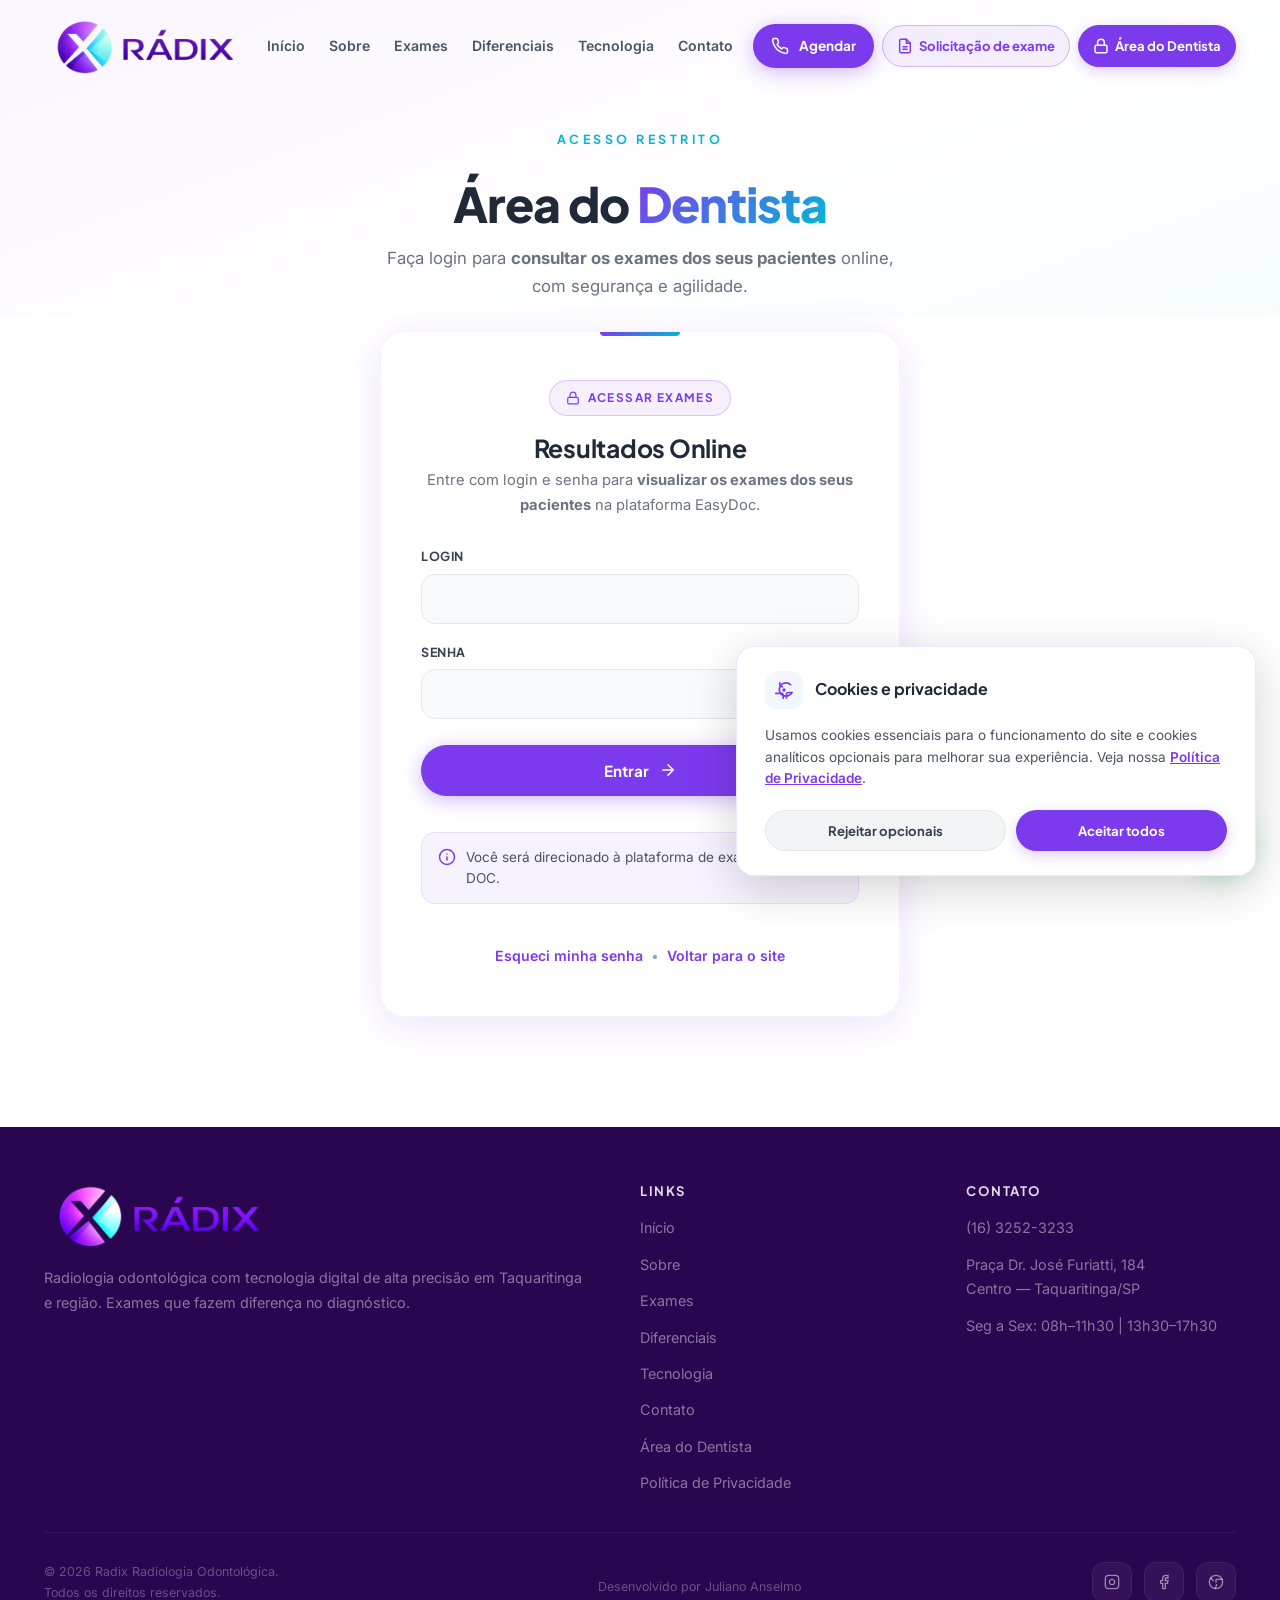
<file: area-dentista/index.html>
﻿<!DOCTYPE html>
<html lang="pt-BR">
<head>
    <meta charset="UTF-8">
    <meta name="viewport" content="width=device-width, initial-scale=1.0, maximum-scale=5.0">
    <meta http-equiv="X-UA-Compatible" content="IE=edge">

    <!-- SEO Específico da Área do Dentista -->
    <title>Área do Dentista | Radix Radiologia Odontológica</title>
    <meta name="description" content="Acesso restrito para dentistas parceiros consultarem os resultados dos exames de seus pacientes na Radix Radiologia Odontológica.">
    <meta name="author" content="Radix Radiologia Odontológica">
    <meta name="robots" content="noindex, nofollow">
    <link rel="canonical" href="https://radixradiologia.com.br/area-dentista/">

    <!-- Open Graph (mantém marca consistente em compartilhamentos) -->
    <meta property="og:title" content="Área do Dentista | Radix Radiologia Odontológica">
    <meta property="og:description" content="Acesso restrito para dentistas parceiros.">
    <meta property="og:type" content="website">
    <meta property="og:locale" content="pt_BR">
    <meta property="og:url" content="https://radixradiologia.com.br/area-dentista/">
    <meta property="og:site_name" content="Radix Radiologia Odontológica">
    <meta property="og:image" content="https://radixradiologia.com.br/assets/img/logo.webp">

    <!-- Favicon -->
    <link rel="icon" type="image/webp" sizes="48x48" href="../assets/img/favicon-48.webp">
    <link rel="icon" type="image/webp" sizes="96x96" href="../assets/img/favicon-96.webp">
    <link rel="icon" type="image/webp" sizes="192x192" href="../assets/img/favicon-192.webp">
    <link rel="apple-touch-icon" sizes="180x180" href="../assets/img/apple-touch-icon.webp">

    <!-- PWA -->
    <link rel="manifest" href="../manifest.json">
    <meta name="theme-color" content="#7C3AED">
    <meta name="apple-mobile-web-app-capable" content="yes">
    <meta name="apple-mobile-web-app-status-bar-style" content="default">
    <meta name="apple-mobile-web-app-title" content="Radix">
    <meta name="application-name" content="Radix Radiologia">

    <!-- Performance -->
    <link rel="preconnect" href="https://fonts.googleapis.com">
    <link rel="preconnect" href="https://fonts.gstatic.com" crossorigin>
    <link href="https://fonts.googleapis.com/css2?family=Inter:wght@400;500;600&family=Plus+Jakarta+Sans:wght@600;700;800&display=swap" rel="stylesheet">

    <link rel="stylesheet" href="../assets/site.css">
</head>
<body>

<!-- Skip Link Acessibilidade -->
<a href="#login" class="skip-link">Ir para o conteúdo principal</a>

<!-- HEADER -->
<header class="header" id="header">
    <div class="container header-inner">
        <a href="../index.html"><img src="../assets/img/logo.webp" alt="Radix Radiologia Odontológica" class="header-logo"></a>
        <nav class="nav">
            <a href="../index.html#inicio">Início</a>
            <a href="../index.html#sobre">Sobre</a>
            <a href="../index.html#exames">Exames</a>
            <a href="../index.html#diferenciais">Diferenciais</a>
            <a href="../index.html#tecnologia">Tecnologia</a>
            <a href="../index.html#contato">Contato</a>
        </nav>
        <div class="h-actions">
            <a href="https://wa.me/551632523233?text=Ol%C3%A1%2C%20gostaria%20de%20agendar%20um%20exame." class="btn btn-primary h-cta" target="_blank" rel="noopener">
                <svg viewBox="0 0 24 24" fill="none" stroke="currentColor" stroke-width="2" stroke-linecap="round" stroke-linejoin="round"><path d="M22 16.92v3a2 2 0 01-2.18 2 19.79 19.79 0 01-8.63-3.07 19.5 19.5 0 01-6-6 19.79 19.79 0 01-3.07-8.67A2 2 0 014.11 2h3a2 2 0 012 1.72c.127.96.361 1.903.7 2.81a2 2 0 01-.45 2.11L8.09 9.91a16 16 0 006 6l1.27-1.27a2 2 0 012.11-.45c.907.339 1.85.573 2.81.7A2 2 0 0122 16.92z"/></svg>
                Agendar
            </a>
            <a href="pedido-digital.html" class="h-btn h-btn-outline">
                <svg viewBox="0 0 24 24" fill="none" stroke="currentColor" stroke-width="2.2" stroke-linecap="round" stroke-linejoin="round"><path d="M14 2H6a2 2 0 00-2 2v16a2 2 0 002 2h12a2 2 0 002-2V8z"/><polyline points="14 2 14 8 20 8"/><line x1="9" y1="13" x2="15" y2="13"/><line x1="9" y1="17" x2="15" y2="17"/></svg>
                <span>Solicitação de exame</span>
            </a>
            <a href="index.html" class="h-btn h-btn-icon active" aria-label="Área do Dentista" title="Área do Dentista">
                <svg viewBox="0 0 24 24" fill="none" stroke="currentColor" stroke-width="2.2" stroke-linecap="round" stroke-linejoin="round"><rect x="3" y="11" width="18" height="11" rx="2"/><path d="M7 11V7a5 5 0 0110 0v4"/></svg>
                <span>Área do Dentista</span>
            </a>
        </div>
        <button class="ham" id="ham" aria-label="Menu"><span></span><span></span><span></span></button>
    </div>
</header>

<!-- MOBILE MENU -->
<div class="mob-menu" id="mob-menu">
    <a href="../index.html#inicio">Início</a>
    <a href="../index.html#sobre">Sobre</a>
    <a href="../index.html#exames">Exames</a>
    <a href="../index.html#diferenciais">Diferenciais</a>
    <a href="../index.html#tecnologia">Tecnologia</a>
    <a href="../index.html#contato">Contato</a>
    <a href="pedido-digital.html" class="nav-cta">
        <svg viewBox="0 0 24 24" fill="none" stroke="currentColor" stroke-width="2.2" stroke-linecap="round" stroke-linejoin="round"><path d="M14 2H6a2 2 0 00-2 2v16a2 2 0 002 2h12a2 2 0 002-2V8z"/><polyline points="14 2 14 8 20 8"/><line x1="9" y1="13" x2="15" y2="13"/><line x1="9" y1="17" x2="15" y2="17"/></svg>
        Solicitação de exame
    </a>
    <a href="index.html" class="nav-cta active">
        <svg viewBox="0 0 24 24" fill="none" stroke="currentColor" stroke-width="2.2" stroke-linecap="round" stroke-linejoin="round"><rect x="3" y="11" width="18" height="11" rx="2"/><path d="M7 11V7a5 5 0 0110 0v4"/></svg>
        Área do Dentista
    </a>
    <a href="https://wa.me/551632523233?text=Ol%C3%A1%2C%20gostaria%20de%20agendar%20um%20exame." class="btn btn-wa" target="_blank" rel="noopener">
        <svg viewBox="0 0 24 24" fill="currentColor"><path d="M17.472 14.382c-.297-.149-1.758-.867-2.03-.967-.273-.099-.471-.148-.67.15-.197.297-.767.966-.94 1.164-.173.199-.347.223-.644.075-.297-.15-1.255-.463-2.39-1.475-.883-.788-1.48-1.761-1.653-2.059-.173-.297-.018-.458.13-.606.134-.133.298-.347.446-.52.149-.174.198-.298.298-.497.099-.198.05-.371-.025-.52-.075-.149-.669-1.612-.916-2.207-.242-.579-.487-.5-.669-.51-.173-.008-.371-.01-.57-.01-.198 0-.52.074-.792.372-.272.297-1.04 1.016-1.04 2.479 0 1.462 1.065 2.875 1.213 3.074.149.198 2.096 3.2 5.077 4.487.709.306 1.262.489 1.694.625.712.227 1.36.195 1.871.118.571-.085 1.758-.719 2.006-1.413.248-.694.248-1.289.173-1.413-.074-.124-.272-.198-.57-.347m-5.421 7.403h-.004a9.87 9.87 0 01-5.031-1.378l-.361-.214-3.741.982.998-3.648-.235-.374a9.86 9.86 0 01-1.51-5.26c.001-5.45 4.436-9.884 9.888-9.884 2.64 0 5.122 1.03 6.988 2.898a9.825 9.825 0 012.893 6.994c-.003 5.45-4.437 9.884-9.885 9.884m8.413-18.297A11.815 11.815 0 0012.05 0C5.495 0 .16 5.335.157 11.892c0 2.096.547 4.142 1.588 5.945L.057 24l6.305-1.654a11.882 11.882 0 005.683 1.448h.005c6.554 0 11.89-5.335 11.893-11.893a11.821 11.821 0 00-3.48-8.413z"/></svg>
        Agendar pelo WhatsApp
    </a>
</div>

<main>

<!-- ===== HERO CURTO ===== -->
<section class="da-hero section">
    <div class="container">
        <div class="da-hero-inner">
            <span class="section-label">Acesso Restrito</span>
            <h1>Área do <em class="grad-text">Dentista</em></h1>
            <p class="da-hero-sub">Faça login para <strong>consultar os exames dos seus pacientes</strong> online, com segurança e agilidade.</p>
        </div>
    </div>
</section>

<!-- ===== CARD: LOGIN ===== -->
<section class="da-login-section" id="login">
    <div class="container">
        <div class="da-login-grid" style="grid-template-columns:1fr;max-width:520px">

            <!-- CARD 1 — Acessar Exames (Login) -->
            <div class="da-card da-card--login">
                <div class="da-card-tag">
                    <svg viewBox="0 0 24 24" fill="none" stroke="currentColor" stroke-width="2" stroke-linecap="round" stroke-linejoin="round"><rect x="3" y="11" width="18" height="11" rx="2"/><path d="M7 11V7a5 5 0 0110 0v4"/></svg>
                    Acessar Exames
                </div>
                <h2 class="da-card-title">Resultados Online</h2>
                <p class="da-card-sub">Entre com login e senha para <strong>visualizar os exames dos seus pacientes</strong> na plataforma EasyDoc.</p>

                <form class="da-form"
                      action="https://radix049574.easydocweb.com/resultados/login_php/"
                      method="post"
                      target="_self">
                    <div class="da-field">
                        <label for="nome_usuario">Login</label>
                        <input id="nome_usuario"
                               name="nome_usuario"
                               type="text"
                               required
                               autocomplete="username"
                               autocapitalize="none"
                               spellcheck="false">
                    </div>

                    <div class="da-field">
                        <label for="senha">Senha</label>
                        <input id="senha"
                               name="senha"
                               type="password"
                               required
                               autocomplete="current-password">
                    </div>

                    <button type="submit" name="Submit" value="Entrar" class="btn btn-primary da-submit">
                        Entrar
                        <svg viewBox="0 0 24 24" fill="none" stroke="currentColor" stroke-width="2" stroke-linecap="round" stroke-linejoin="round"><line x1="5" y1="12" x2="19" y2="12"/><polyline points="12 5 19 12 12 19"/></svg>
                    </button>

                    <p class="da-notice">
                        <svg viewBox="0 0 24 24" fill="none" stroke="currentColor" stroke-width="2" stroke-linecap="round" stroke-linejoin="round"><circle cx="12" cy="12" r="10"/><line x1="12" y1="16" x2="12" y2="12"/><line x1="12" y1="8" x2="12.01" y2="8"/></svg>
                        Você será direcionado à plataforma de exames da EASY DOC.
                    </p>

                    <div class="da-links">
                        <a href="https://radix049574.easydocweb.com/resultados/recuperar_senha/" rel="noopener">Esqueci minha senha</a>
                        <span class="da-sep">•</span>
                        <a href="../index.html">Voltar para o site</a>
                    </div>
                </form>
            </div>

        </div>
    </div>
</section>

</main>

<!-- FOOTER -->
<footer class="footer">
    <div class="container">
        <div class="ft-inner">
            <div class="ft-brand">
                <img src="../assets/img/logo.webp" alt="Radix Radiologia Odontológica" class="ft-logo">
                <p>Radiologia odontológica com tecnologia digital de alta precisão em Taquaritinga e região. Exames que fazem diferença no diagnóstico.</p>
            </div>
            <div>
                <h4 class="ft-title">Links</h4>
                <div class="ft-links">
                    <a href="../index.html#inicio">Início</a><a href="../index.html#sobre">Sobre</a><a href="../index.html#exames">Exames</a><a href="../index.html#diferenciais">Diferenciais</a><a href="../index.html#tecnologia">Tecnologia</a><a href="../index.html#contato">Contato</a><a href="index.html">Área do Dentista</a><a href="../politica-privacidade.html">Política de Privacidade</a>
                </div>
            </div>
            <div>
                <h4 class="ft-title">Contato</h4>
                <div class="ft-links">
                    <a href="tel:+551632523233">(16) 3252-3233</a>
                    <span style="color:rgba(255,255,255,.45);font-size:.9rem">Praça Dr. José Furiatti, 184<br>Centro &mdash; Taquaritinga/SP</span>
                    <span style="color:rgba(255,255,255,.45);font-size:.9rem">Seg a Sex: 08h&ndash;11h30 | 13h30&ndash;17h30</span>
                </div>
            </div>
        </div>
        <div class="ft-bottom">
            <p>&copy; 2026 Radix Radiologia Odontológica. Todos os direitos reservados.</p>
            <p class="footer-dev"><a href="https://sartorialab.github.io/portifolio/" target="_blank" rel="noopener">Desenvolvido por Juliano Anselmo</a></p>
            <div class="ft-social">
                <a href="https://www.instagram.com/radixtaqua/" target="_blank" rel="noopener" aria-label="Instagram da Radix"><svg viewBox="0 0 24 24" fill="none" stroke="currentColor" stroke-width="2"><rect x="2" y="2" width="20" height="20" rx="5"/><path d="M16 11.37A4 4 0 1112.63 8 4 4 0 0116 11.37z"/><line x1="17.5" y1="6.5" x2="17.51" y2="6.5"/></svg></a>
                <a href="https://www.facebook.com/Radixtaquaritinga/" target="_blank" rel="noopener" aria-label="Facebook da Radix"><svg viewBox="0 0 24 24" fill="none" stroke="currentColor" stroke-width="2"><path d="M18 2h-3a5 5 0 00-5 5v3H7v4h3v8h4v-8h3l1-4h-4V7a1 1 0 011-1h3z"/></svg></a>
                <a href="https://share.google/LmcCicm81DKJE3XwU" target="_blank" rel="noopener" aria-label="Radix no Google"><svg viewBox="0 0 24 24" fill="none" stroke="currentColor" stroke-width="2" stroke-linecap="round" stroke-linejoin="round"><circle cx="12" cy="12" r="10"/><path d="M21.17 8H12V12.5"/><path d="M3.95 6.06L8 10"/><path d="M10.88 21.94L13 16"/></svg></a>
            </div>
        </div>
    </div>
</footer>

<!-- WHATSAPP FLOAT -->
<a href="https://wa.me/551632523233?text=Ol%C3%A1%2C%20gostaria%20de%20agendar%20um%20exame." class="wa-float" target="_blank" rel="noopener" aria-label="WhatsApp">
    <svg viewBox="0 0 24 24" fill="currentColor"><path d="M17.472 14.382c-.297-.149-1.758-.867-2.03-.967-.273-.099-.471-.148-.67.15-.197.297-.767.966-.94 1.164-.173.199-.347.223-.644.075-.297-.15-1.255-.463-2.39-1.475-.883-.788-1.48-1.761-1.653-2.059-.173-.297-.018-.458.13-.606.134-.133.298-.347.446-.52.149-.174.198-.298.298-.497.099-.198.05-.371-.025-.52-.075-.149-.669-1.612-.916-2.207-.242-.579-.487-.5-.669-.51-.173-.008-.371-.01-.57-.01-.198 0-.52.074-.792.372-.272.297-1.04 1.016-1.04 2.479 0 1.462 1.065 2.875 1.213 3.074.149.198 2.096 3.2 5.077 4.487.709.306 1.262.489 1.694.625.712.227 1.36.195 1.871.118.571-.085 1.758-.719 2.006-1.413.248-.694.248-1.289.173-1.413-.074-.124-.272-.198-.57-.347m-5.421 7.403h-.004a9.87 9.87 0 01-5.031-1.378l-.361-.214-3.741.982.998-3.648-.235-.374a9.86 9.86 0 01-1.51-5.26c.001-5.45 4.436-9.884 9.888-9.884 2.64 0 5.122 1.03 6.988 2.898a9.825 9.825 0 012.893 6.994c-.003 5.45-4.437 9.884-9.885 9.884m8.413-18.297A11.815 11.815 0 0012.05 0C5.495 0 .16 5.335.157 11.892c0 2.096.547 4.142 1.588 5.945L.057 24l6.305-1.654a11.882 11.882 0 005.683 1.448h.005c6.554 0 11.89-5.335 11.893-11.893a11.821 11.821 0 00-3.48-8.413z"/></svg>
</a>

<!-- COOKIE BANNER LGPD -->
<div class="ck-banner" id="ck-banner" role="dialog" aria-labelledby="ck-title" aria-describedby="ck-desc">
    <div class="ck-banner-head">
        <div class="ck-banner-icon">
            <svg viewBox="0 0 24 24" fill="none" stroke="currentColor" stroke-width="2" stroke-linecap="round" stroke-linejoin="round"><path d="M21.54 15H17a2 2 0 00-2 2v4.54"/><path d="M7 3.34V5a3 3 0 003 3"/><path d="M11 21.95V18a2 2 0 00-2-2H2.05"/><path d="M21.54 15a8 8 0 11-1.5-9.32"/><circle cx="12" cy="12" r="1"/></svg>
        </div>
        <h4 id="ck-title">Cookies e privacidade</h4>
    </div>
    <p id="ck-desc">Usamos cookies essenciais para o funcionamento do site e cookies analíticos opcionais para melhorar sua experiência. Veja nossa <a href="../politica-privacidade.html">Política de Privacidade</a>.</p>
    <div class="ck-actions">
        <button class="ck-btn ck-btn-reject" id="ck-reject" type="button">Rejeitar opcionais</button>
        <button class="ck-btn ck-btn-accept" id="ck-accept" type="button">Aceitar todos</button>
    </div>
</div>

<!-- Scripts compartilhados (header scroll, hamburger, cookie banner, scroll animations) -->
<script src="../assets/site.js" defer></script>

</body>
</html>
</file>
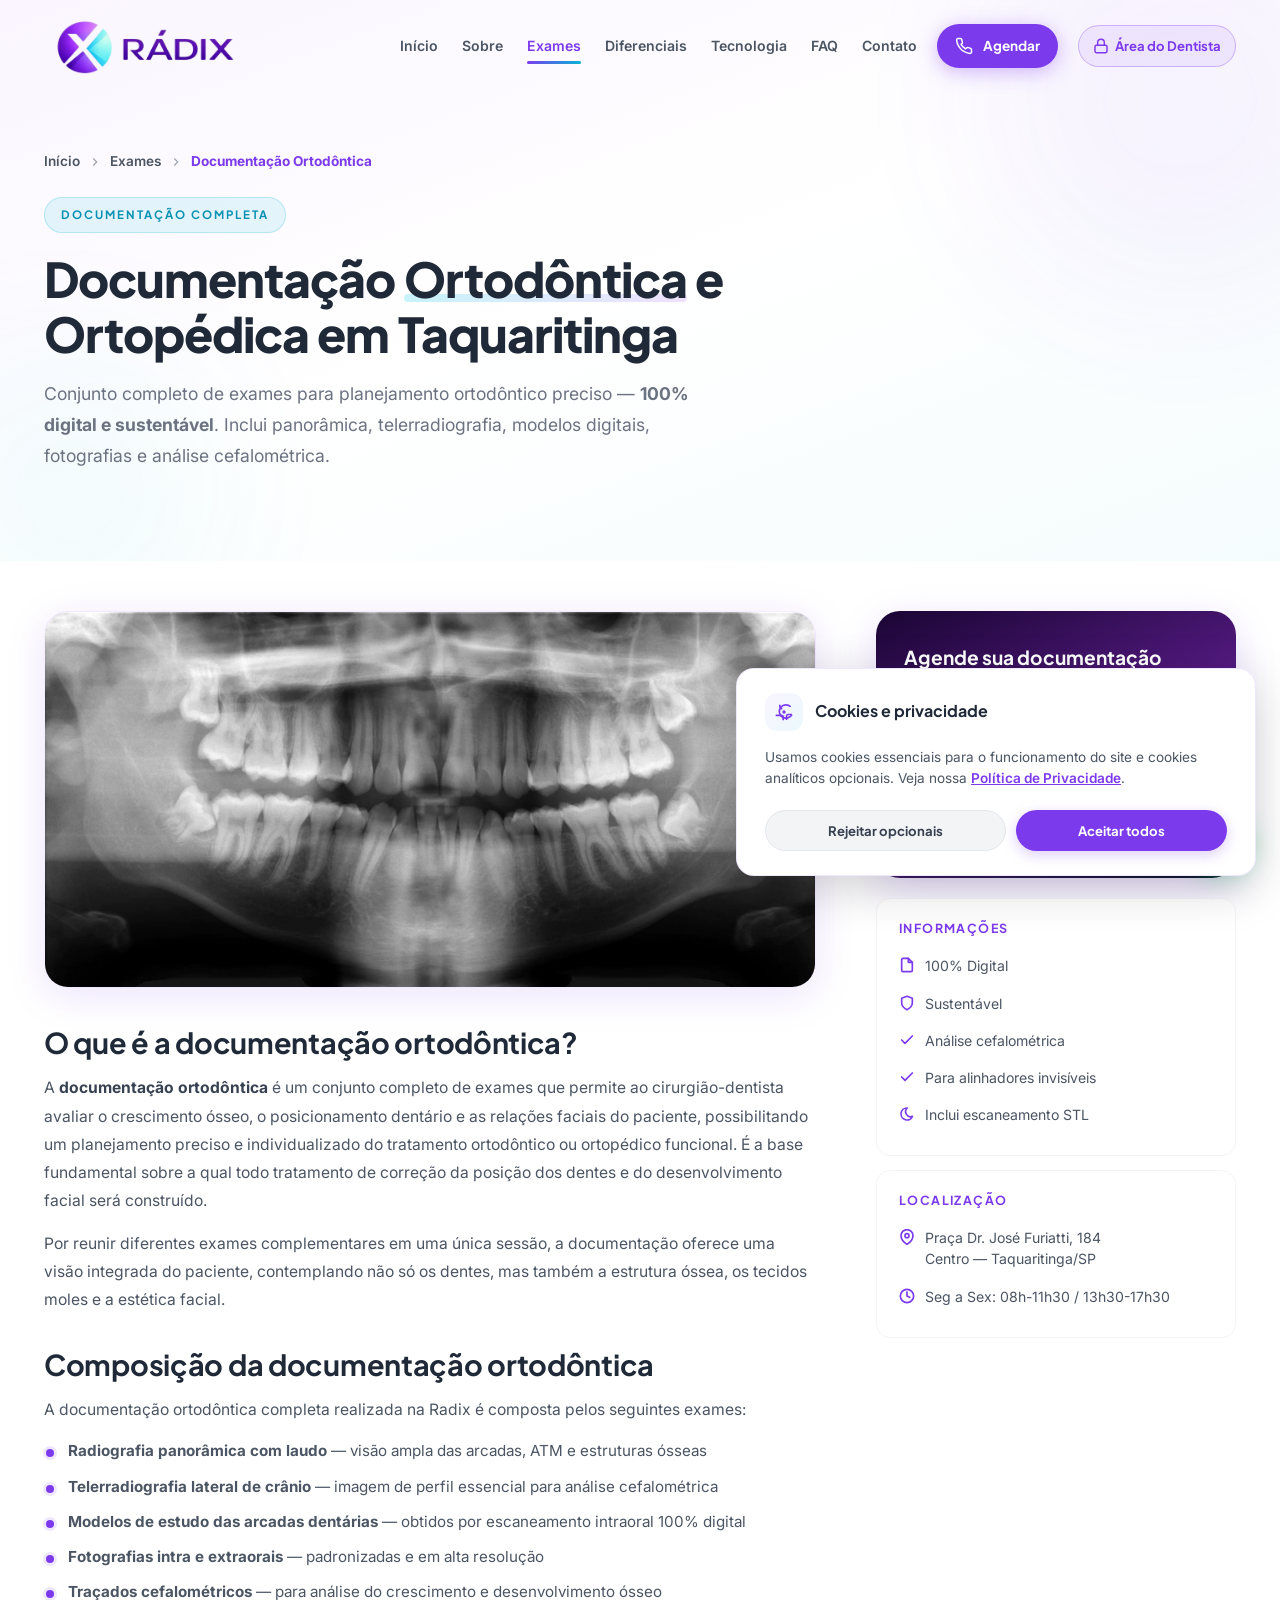
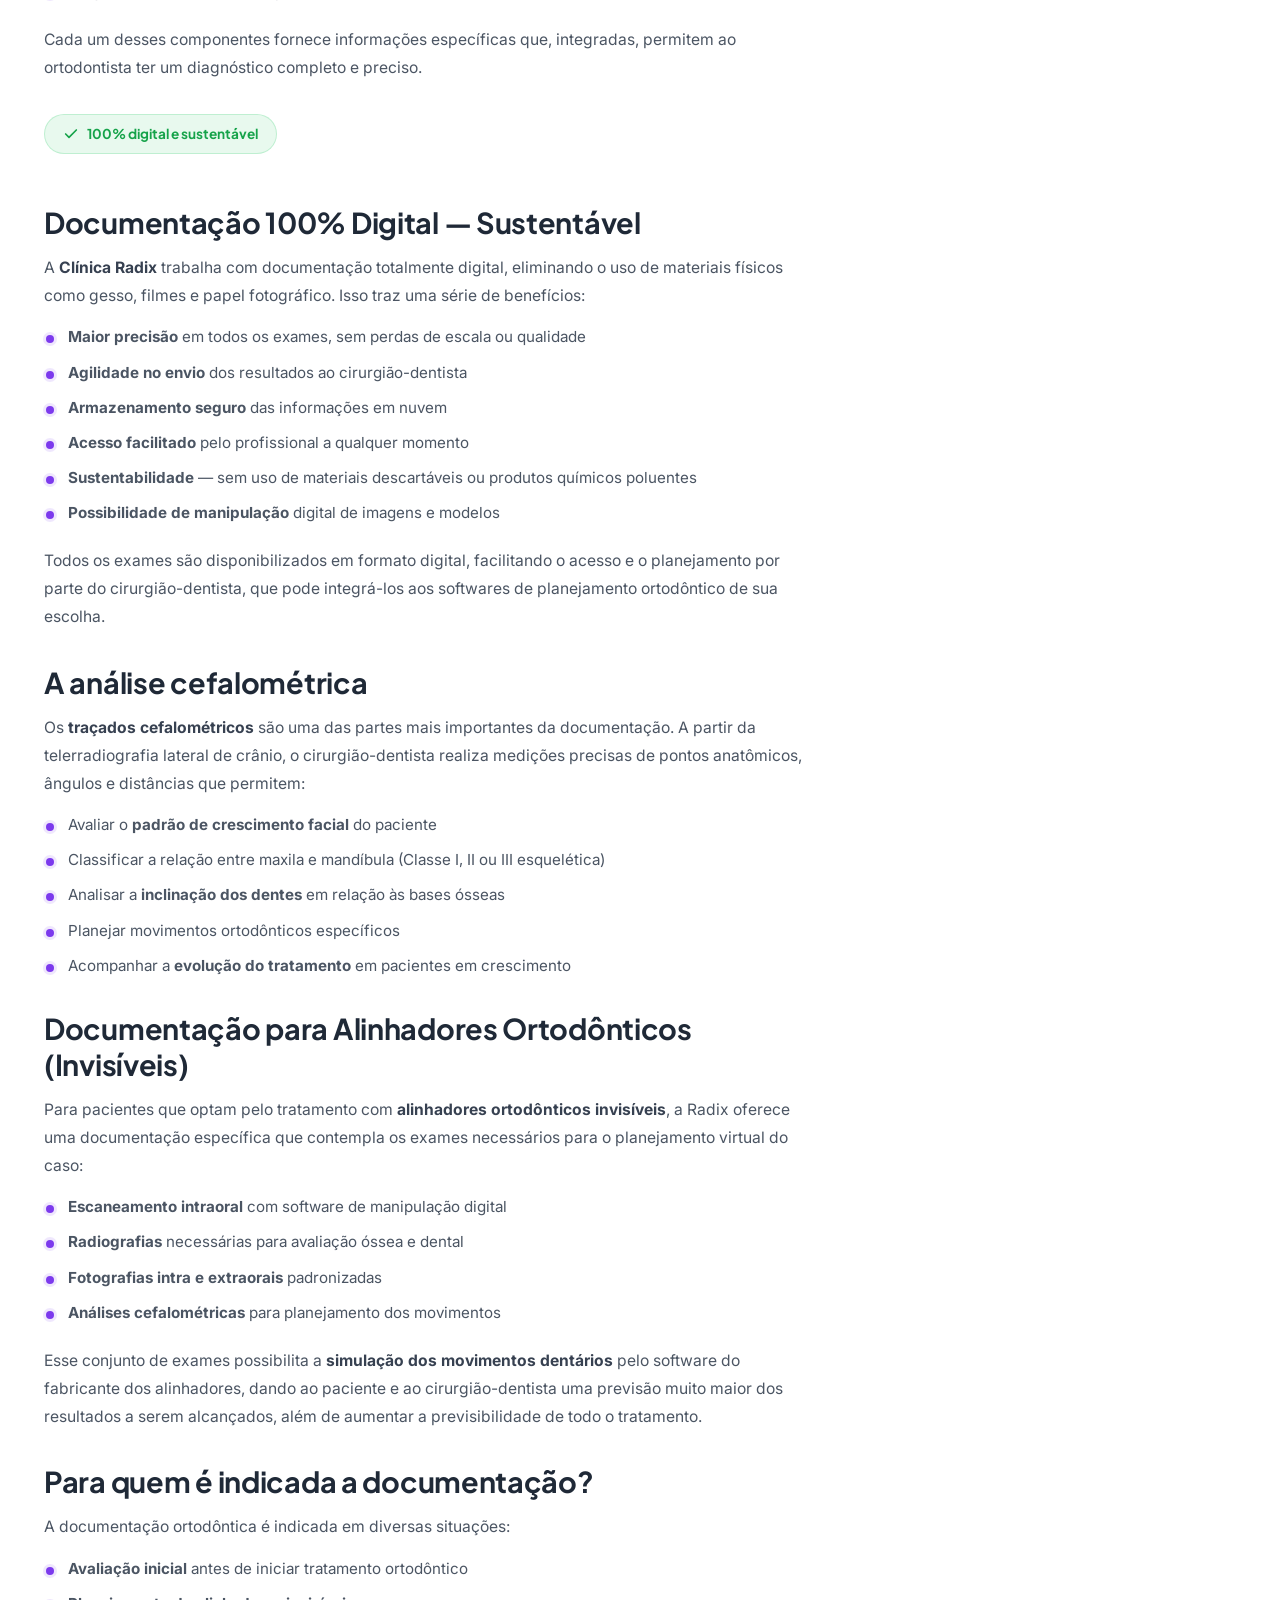
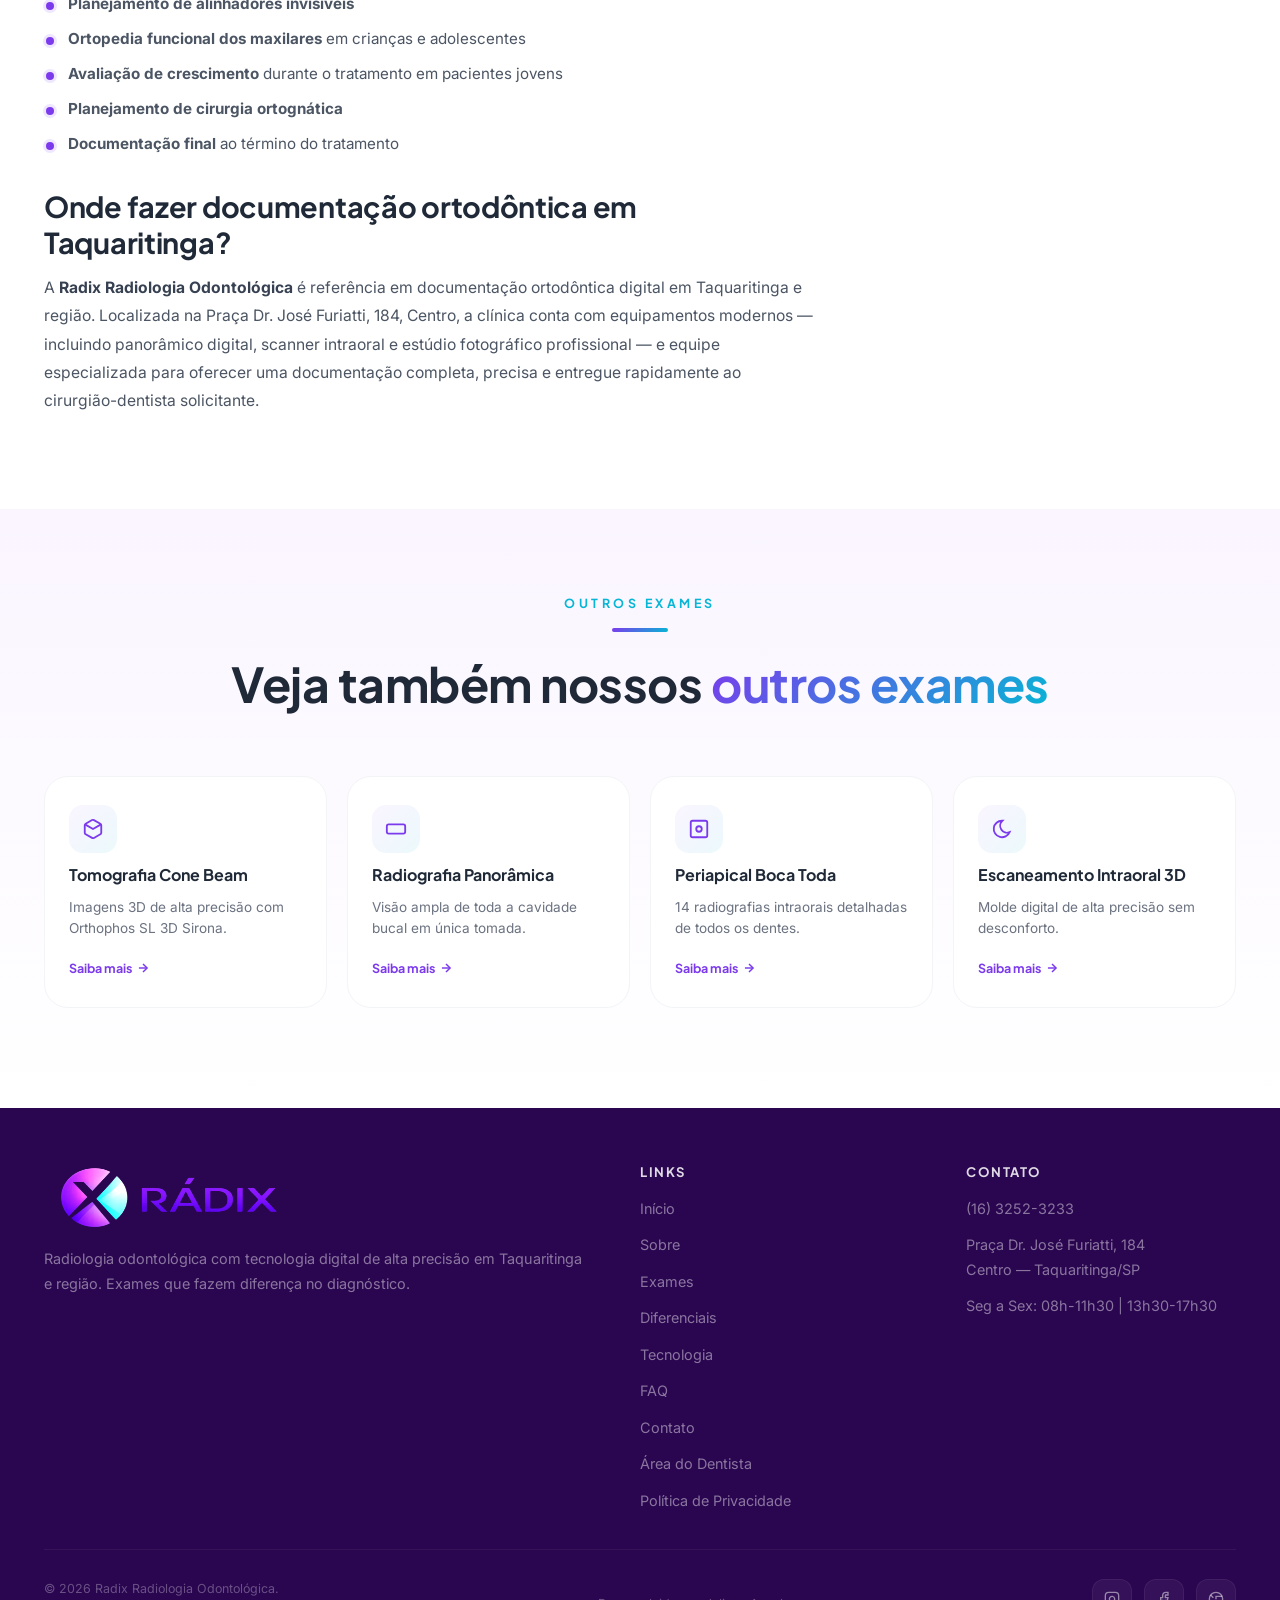
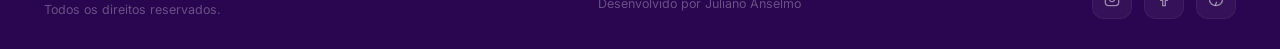
<file: exames/documentacao-ortodontica/index.html>
﻿<!DOCTYPE html>
<html lang="pt-BR">
<head>
    <meta charset="UTF-8">
    <meta name="viewport" content="width=device-width, initial-scale=1.0, maximum-scale=5.0">
    <meta http-equiv="X-UA-Compatible" content="IE=edge">

    <title>Documentação Ortodôntica Taquaritinga ⚡ 100% Digital e Sustentável | Radix</title>
    <meta name="description" content="✓ 100% digital e sustentável! Documentação ortodôntica completa em Taquaritinga SP: panorâmica, telerradiografia, modelos digitais, fotografias e cefalometria. Para alinhadores invisíveis. ☎ (16) 3252-3233.">
    <meta name="keywords" content="documentação ortodôntica Taquaritinga, documentação ortopédica funcional Taquaritinga, documentação para ortodontia, documentação digital Taquaritinga, documentação para alinhadores invisíveis, cefalometria Taquaritinga, telerradiografia lateral Taquaritinga">
    <meta name="author" content="Radix Radiologia Odontológica">
    <meta name="robots" content="index, follow, max-image-preview:large">
    <link rel="canonical" href="https://radixradiologia.com.br/exames/documentacao-ortodontica/">

    <meta property="og:title" content="Documentação Ortodôntica e Ortopédica em Taquaritinga SP - Radix">
    <meta property="og:description" content="Documentação ortodôntica 100% digital com panorâmica, telerradiografia, modelos digitais, fotografias e análise cefalométrica. Para ortodontia e alinhadores invisíveis.">
    <meta property="og:type" content="article">
    <meta property="og:locale" content="pt_BR">
    <meta property="og:url" content="https://radixradiologia.com.br/exames/documentacao-ortodontica/">
    <meta property="og:site_name" content="Radix Radiologia Odontológica">
    <meta property="og:image" content="https://radixradiologia.com.br/assets/img/panoramica.webp">

    <link rel="icon" type="image/webp" sizes="48x48" href="../../assets/img/favicon-48.webp">
    <link rel="icon" type="image/webp" sizes="96x96" href="../../assets/img/favicon-96.webp">
    <link rel="icon" type="image/webp" sizes="192x192" href="../../assets/img/favicon-192.webp">
    <link rel="apple-touch-icon" sizes="180x180" href="../../assets/img/apple-touch-icon.webp">
    <link rel="manifest" href="../../manifest.json">
    <meta name="theme-color" content="#7C3AED">

    <link rel="preconnect" href="https://fonts.googleapis.com">
    <link rel="preconnect" href="https://fonts.gstatic.com" crossorigin>
    <link href="https://fonts.googleapis.com/css2?family=Inter:wght@400;500;600&family=Plus+Jakarta+Sans:wght@600;700;800&display=swap" rel="stylesheet">
    <link rel="stylesheet" href="../../assets/site.css">

    <script type="application/ld+json">
    {
      "@context": "https://schema.org",
      "@type": "MedicalProcedure",
      "name": "Documentação Ortodôntica e Ortopédica Completa",
      "alternateName": ["Documentação Ortodôntica", "Documentação Ortopédica Funcional", "Documentação para Ortodontia"],
      "description": "Conjunto completo de exames composto por radiografia panorâmica com laudo, telerradiografia lateral de crânio, modelos de estudo das arcadas obtidos por escaneamento intraoral digital, fotografias intra e extraorais e traçados cefalométricos. A documentação 100% digital permite avaliar o crescimento ósseo, o posicionamento dentário e as relações faciais do paciente, possibilitando um planejamento ortodôntico preciso e individualizado, inclusive para alinhadores invisíveis. Realizada na Radix Radiologia em Taquaritinga.",
      "url": "https://radixradiologia.com.br/exames/documentacao-ortodontica/",
      "procedureType": "https://schema.org/DiagnosticProcedure",
      "bodyLocation": "Face, crânio, arcadas dentárias, ATM",
      "preparation": "Recomenda-se higienização bucal e retirada de maquiagem para as fotografias extraorais. Não é necessário preparo específico.",
      "howPerformed": "A documentação é realizada em uma única visita e inclui: radiografia panorâmica digital, telerradiografia lateral, escaneamento intraoral 3D para modelos digitais, fotografias padronizadas intra e extraorais, traçados cefalométricos computadorizados a partir da telerradiografia para análise do crescimento ósseo e das relações faciais.",
      "followup": "Todos os exames são entregues em formato digital ao cirurgião-dentista, facilitando o planejamento e o acompanhamento do tratamento.",
      "provider": {
        "@type": "Dentist",
        "name": "Radix Radiologia Odontológica",
        "url": "https://radixradiologia.com.br/",
        "telephone": "+55-16-3252-3233",
        "address": {
          "@type": "PostalAddress",
          "streetAddress": "Praça Dr. José Furiatti, 184",
          "addressLocality": "Taquaritinga",
          "addressRegion": "SP",
          "postalCode": "15900-000",
          "addressCountry": "BR"
        }
      }
    }
    </script>

    <script type="application/ld+json">
    {
      "@context": "https://schema.org",
      "@type": "BreadcrumbList",
      "itemListElement": [
        {"@type": "ListItem", "position": 1, "name": "Início", "item": "https://radixradiologia.com.br/"},
        {"@type": "ListItem", "position": 2, "name": "Exames", "item": "https://radixradiologia.com.br/#exames"},
        {"@type": "ListItem", "position": 3, "name": "Documentação Ortodôntica", "item": "https://radixradiologia.com.br/exames/documentacao-ortodontica/"}
      ]
    }
    </script>
</head>
<body>

<a href="#conteudo" class="skip-link">Ir para o conteúdo principal</a>

<header class="header" id="header">
    <div class="container header-inner">
        <a href="../../index.html" aria-label="Radix Radiologia Odontológica - Página inicial"><img src="../../assets/img/logo.webp" alt="Logo Radix Radiologia Odontológica" class="header-logo" width="240" height="56"></a>
        <nav class="nav">
            <a href="../../index.html#inicio">Início</a>
            <a href="../../index.html#sobre">Sobre</a>
            <a href="../../index.html#exames" class="active">Exames</a>
            <a href="../../index.html#diferenciais">Diferenciais</a>
            <a href="../../index.html#tecnologia">Tecnologia</a>
            <a href="../../index.html#faq">FAQ</a>
            <a href="../../index.html#contato">Contato</a>
        </nav>
        <a href="https://wa.me/551632523233?text=Ol%C3%A1%2C%20gostaria%20de%20fazer%20uma%20documenta%C3%A7%C3%A3o%20ortod%C3%B4ntica." class="btn btn-primary h-cta" target="_blank" rel="noopener">
            <svg viewBox="0 0 24 24" fill="none" stroke="currentColor" stroke-width="2"><path d="M22 16.92v3a2 2 0 01-2.18 2 19.79 19.79 0 01-8.63-3.07 19.5 19.5 0 01-6-6 19.79 19.79 0 01-3.07-8.67A2 2 0 014.11 2h3a2 2 0 012 1.72c.127.96.361 1.903.7 2.81a2 2 0 01-.45 2.11L8.09 9.91a16 16 0 006 6l1.27-1.27a2 2 0 012.11-.45c.907.339 1.85.573 2.81.7A2 2 0 0122 16.92z"/></svg>
            Agendar
        </a>
        <a href="../../area-dentista/index.html" class="h-dentista">
            <svg viewBox="0 0 24 24" fill="none" stroke="currentColor" stroke-width="2.2"><rect x="3" y="11" width="18" height="11" rx="2"/><path d="M7 11V7a5 5 0 0110 0v4"/></svg>
            Área do Dentista
        </a>
        <button class="ham" id="ham" aria-label="Menu"><span></span><span></span><span></span></button>
    </div>
</header>

<div class="mob-menu" id="mob-menu">
    <a href="../../index.html#inicio">Início</a>
    <a href="../../index.html#sobre">Sobre</a>
    <a href="../../index.html#exames">Exames</a>
    <a href="../../index.html#diferenciais">Diferenciais</a>
    <a href="../../index.html#tecnologia">Tecnologia</a>
    <a href="../../index.html#faq">FAQ</a>
    <a href="../../index.html#contato">Contato</a>
    <a href="../../area-dentista/index.html" class="nav-cta">
        <svg viewBox="0 0 24 24" fill="none" stroke="currentColor" stroke-width="2.2"><rect x="3" y="11" width="18" height="11" rx="2"/><path d="M7 11V7a5 5 0 0110 0v4"/></svg>
        Área do Dentista
    </a>
    <a href="https://wa.me/551632523233?text=Ol%C3%A1%2C%20gostaria%20de%20fazer%20uma%20documenta%C3%A7%C3%A3o%20ortod%C3%B4ntica." class="btn btn-wa" target="_blank" rel="noopener">
        <svg viewBox="0 0 24 24" fill="currentColor"><path d="M17.472 14.382c-.297-.149-1.758-.867-2.03-.967-.273-.099-.471-.148-.67.15-.197.297-.767.966-.94 1.164-.173.199-.347.223-.644.075-.297-.15-1.255-.463-2.39-1.475-.883-.788-1.48-1.761-1.653-2.059-.173-.297-.018-.458.13-.606.134-.133.298-.347.446-.52.149-.174.198-.298.298-.497.099-.198.05-.371-.025-.52-.075-.149-.669-1.612-.916-2.207-.242-.579-.487-.5-.669-.51-.173-.008-.371-.01-.57-.01-.198 0-.52.074-.792.372-.272.297-1.04 1.016-1.04 2.479 0 1.462 1.065 2.875 1.213 3.074.149.198 2.096 3.2 5.077 4.487.709.306 1.262.489 1.694.625.712.227 1.36.195 1.871.118.571-.085 1.758-.719 2.006-1.413.248-.694.248-1.289.173-1.413-.074-.124-.272-.198-.57-.347m-5.421 7.403h-.004a9.87 9.87 0 01-5.031-1.378l-.361-.214-3.741.982.998-3.648-.235-.374a9.86 9.86 0 01-1.51-5.26c.001-5.45 4.436-9.884 9.888-9.884 2.64 0 5.122 1.03 6.988 2.898a9.825 9.825 0 012.893 6.994c-.003 5.45-4.437 9.884-9.885 9.884m8.413-18.297A11.815 11.815 0 0012.05 0C5.495 0 .16 5.335.157 11.892c0 2.096.547 4.142 1.588 5.945L.057 24l6.305-1.654a11.882 11.882 0 005.683 1.448h.005c6.554 0 11.89-5.335 11.893-11.893a11.821 11.821 0 00-3.48-8.413z"/></svg>
        Agendar pelo WhatsApp
    </a>
</div>

<main id="conteudo">

<section class="ex-hero">
    <div class="ex-hero-bg">
        <div class="ex-hero-orb ex-hero-orb-1"></div>
        <div class="ex-hero-orb ex-hero-orb-2"></div>
    </div>
    <div class="container">
        <div class="ex-hero-inner">
            <nav class="breadcrumb" aria-label="Você está em:">
                <a href="../../index.html">Início</a>
                <svg viewBox="0 0 24 24" fill="none" stroke="currentColor" stroke-width="2"><polyline points="9 18 15 12 9 6"/></svg>
                <a href="../../index.html#exames">Exames</a>
                <svg viewBox="0 0 24 24" fill="none" stroke="currentColor" stroke-width="2"><polyline points="9 18 15 12 9 6"/></svg>
                <span aria-current="page">Documentação Ortodôntica</span>
            </nav>

            <span class="exam-tag">Documentação completa</span>
            <h1>Documentação <em>Ortodôntica</em> e Ortopédica em Taquaritinga</h1>
            <p class="ex-hero-sub">Conjunto completo de exames para planejamento ortodôntico preciso — <strong>100% digital e sustentável</strong>. Inclui panorâmica, telerradiografia, modelos digitais, fotografias e análise cefalométrica.</p>
        </div>
    </div>
</section>

<section class="ex-content">
    <div class="container">
        <div class="ex-content-grid">

            <article class="ex-text">
                <div class="ex-image">
                    <img src="../../assets/img/panoramica.webp" alt="Documentação ortodôntica digital completa com panorâmica, telerradiografia, modelos digitais e análise cefalométrica - Radix Taquaritinga" loading="lazy">
                </div>

                <h2>O que é a documentação ortodôntica?</h2>
                <p>A <strong>documentação ortodôntica</strong> é um conjunto completo de exames que permite ao cirurgião-dentista avaliar o crescimento ósseo, o posicionamento dentário e as relações faciais do paciente, possibilitando um planejamento preciso e individualizado do tratamento ortodôntico ou ortopédico funcional. É a base fundamental sobre a qual todo tratamento de correção da posição dos dentes e do desenvolvimento facial será construído.</p>
                <p>Por reunir diferentes exames complementares em uma única sessão, a documentação oferece uma visão integrada do paciente, contemplando não só os dentes, mas também a estrutura óssea, os tecidos moles e a estética facial.</p>

                <h2>Composição da documentação ortodôntica</h2>
                <p>A documentação ortodôntica completa realizada na Radix é composta pelos seguintes exames:</p>
                <ul>
                    <li><strong>Radiografia panorâmica com laudo</strong> — visão ampla das arcadas, ATM e estruturas ósseas</li>
                    <li><strong>Telerradiografia lateral de crânio</strong> — imagem de perfil essencial para análise cefalométrica</li>
                    <li><strong>Modelos de estudo das arcadas dentárias</strong> — obtidos por escaneamento intraoral 100% digital</li>
                    <li><strong>Fotografias intra e extraorais</strong> — padronizadas e em alta resolução</li>
                    <li><strong>Traçados cefalométricos</strong> — para análise do crescimento e desenvolvimento ósseo</li>
                </ul>
                <p>Cada um desses componentes fornece informações específicas que, integradas, permitem ao ortodontista ter um diagnóstico completo e preciso.</p>

                <div class="ex-quick-badge">
                    <svg viewBox="0 0 24 24" fill="none" stroke="currentColor" stroke-width="2.5" stroke-linecap="round" stroke-linejoin="round"><polyline points="20 6 9 17 4 12"/></svg>
                    100% digital e sustentável
                </div>

                <h2>Documentação 100% Digital — Sustentável</h2>
                <p>A <strong>Clínica Radix</strong> trabalha com documentação totalmente digital, eliminando o uso de materiais físicos como gesso, filmes e papel fotográfico. Isso traz uma série de benefícios:</p>
                <ul>
                    <li><strong>Maior precisão</strong> em todos os exames, sem perdas de escala ou qualidade</li>
                    <li><strong>Agilidade no envio</strong> dos resultados ao cirurgião-dentista</li>
                    <li><strong>Armazenamento seguro</strong> das informações em nuvem</li>
                    <li><strong>Acesso facilitado</strong> pelo profissional a qualquer momento</li>
                    <li><strong>Sustentabilidade</strong> — sem uso de materiais descartáveis ou produtos químicos poluentes</li>
                    <li><strong>Possibilidade de manipulação</strong> digital de imagens e modelos</li>
                </ul>
                <p>Todos os exames são disponibilizados em formato digital, facilitando o acesso e o planejamento por parte do cirurgião-dentista, que pode integrá-los aos softwares de planejamento ortodôntico de sua escolha.</p>

                <h2>A análise cefalométrica</h2>
                <p>Os <strong>traçados cefalométricos</strong> são uma das partes mais importantes da documentação. A partir da telerradiografia lateral de crânio, o cirurgião-dentista realiza medições precisas de pontos anatômicos, ângulos e distâncias que permitem:</p>
                <ul>
                    <li>Avaliar o <strong>padrão de crescimento facial</strong> do paciente</li>
                    <li>Classificar a relação entre maxila e mandíbula (Classe I, II ou III esquelética)</li>
                    <li>Analisar a <strong>inclinação dos dentes</strong> em relação às bases ósseas</li>
                    <li>Planejar movimentos ortodônticos específicos</li>
                    <li>Acompanhar a <strong>evolução do tratamento</strong> em pacientes em crescimento</li>
                </ul>

                <h2>Documentação para Alinhadores Ortodônticos (Invisíveis)</h2>
                <p>Para pacientes que optam pelo tratamento com <strong>alinhadores ortodônticos invisíveis</strong>, a Radix oferece uma documentação específica que contempla os exames necessários para o planejamento virtual do caso:</p>
                <ul>
                    <li><strong>Escaneamento intraoral</strong> com software de manipulação digital</li>
                    <li><strong>Radiografias</strong> necessárias para avaliação óssea e dental</li>
                    <li><strong>Fotografias intra e extraorais</strong> padronizadas</li>
                    <li><strong>Análises cefalométricas</strong> para planejamento dos movimentos</li>
                </ul>
                <p>Esse conjunto de exames possibilita a <strong>simulação dos movimentos dentários</strong> pelo software do fabricante dos alinhadores, dando ao paciente e ao cirurgião-dentista uma previsão muito maior dos resultados a serem alcançados, além de aumentar a previsibilidade de todo o tratamento.</p>

                <h2>Para quem é indicada a documentação?</h2>
                <p>A documentação ortodôntica é indicada em diversas situações:</p>
                <ul>
                    <li><strong>Avaliação inicial</strong> antes de iniciar tratamento ortodôntico</li>
                    <li><strong>Planejamento de alinhadores invisíveis</strong></li>
                    <li><strong>Ortopedia funcional dos maxilares</strong> em crianças e adolescentes</li>
                    <li><strong>Avaliação de crescimento</strong> durante o tratamento em pacientes jovens</li>
                    <li><strong>Planejamento de cirurgia ortognática</strong></li>
                    <li><strong>Documentação final</strong> ao término do tratamento</li>
                </ul>

                <h2>Onde fazer documentação ortodôntica em Taquaritinga?</h2>
                <p>A <strong>Radix Radiologia Odontológica</strong> é referência em documentação ortodôntica digital em Taquaritinga e região. Localizada na Praça Dr. José Furiatti, 184, Centro, a clínica conta com equipamentos modernos — incluindo panorâmico digital, scanner intraoral e estúdio fotográfico profissional — e equipe especializada para oferecer uma documentação completa, precisa e entregue rapidamente ao cirurgião-dentista solicitante.</p>
            </article>

            <aside class="ex-sidebar">
                <div class="ex-sidebar-card">
                    <h3>Agende sua documentação</h3>
                    <p>Fale conosco pelo WhatsApp para agendar sua documentação ortodôntica completa.</p>
                    <a href="https://wa.me/551632523233?text=Ol%C3%A1%2C%20gostaria%20de%20fazer%20uma%20documenta%C3%A7%C3%A3o%20ortod%C3%B4ntica." class="btn btn-wa" target="_blank" rel="noopener">
                        <svg viewBox="0 0 24 24" fill="currentColor"><path d="M17.472 14.382c-.297-.149-1.758-.867-2.03-.967-.273-.099-.471-.148-.67.15-.197.297-.767.966-.94 1.164-.173.199-.347.223-.644.075-.297-.15-1.255-.463-2.39-1.475-.883-.788-1.48-1.761-1.653-2.059-.173-.297-.018-.458.13-.606.134-.133.298-.347.446-.52.149-.174.198-.298.298-.497.099-.198.05-.371-.025-.52-.075-.149-.669-1.612-.916-2.207-.242-.579-.487-.5-.669-.51-.173-.008-.371-.01-.57-.01-.198 0-.52.074-.792.372-.272.297-1.04 1.016-1.04 2.479 0 1.462 1.065 2.875 1.213 3.074.149.198 2.096 3.2 5.077 4.487.709.306 1.262.489 1.694.625.712.227 1.36.195 1.871.118.571-.085 1.758-.719 2.006-1.413.248-.694.248-1.289.173-1.413-.074-.124-.272-.198-.57-.347m-5.421 7.403h-.004a9.87 9.87 0 01-5.031-1.378l-.361-.214-3.741.982.998-3.648-.235-.374a9.86 9.86 0 01-1.51-5.26c.001-5.45 4.436-9.884 9.888-9.884 2.64 0 5.122 1.03 6.988 2.898a9.825 9.825 0 012.893 6.994c-.003 5.45-4.437 9.884-9.885 9.884m8.413-18.297A11.815 11.815 0 0012.05 0C5.495 0 .16 5.335.157 11.892c0 2.096.547 4.142 1.588 5.945L.057 24l6.305-1.654a11.882 11.882 0 005.683 1.448h.005c6.554 0 11.89-5.335 11.893-11.893a11.821 11.821 0 00-3.48-8.413z"/></svg>
                        Falar pelo WhatsApp
                    </a>
                    <div class="ex-sidebar-info">
                        <svg viewBox="0 0 24 24" fill="none" stroke="currentColor" stroke-width="2"><path d="M22 16.92v3a2 2 0 01-2.18 2 19.79 19.79 0 01-8.63-3.07 19.5 19.5 0 01-6-6 19.79 19.79 0 01-3.07-8.67A2 2 0 014.11 2h3a2 2 0 012 1.72c.127.96.361 1.903.7 2.81a2 2 0 01-.45 2.11L8.09 9.91a16 16 0 006 6l1.27-1.27a2 2 0 012.11-.45c.907.339 1.85.573 2.81.7A2 2 0 0122 16.92z"/></svg>
                        (16) 3252-3233
                    </div>
                </div>

                <div class="ex-info-card">
                    <h4>Informações</h4>
                    <ul>
                        <li><svg viewBox="0 0 24 24" fill="none" stroke="currentColor" stroke-width="2.5" stroke-linecap="round" stroke-linejoin="round"><path d="M14 2H6a2 2 0 00-2 2v16a2 2 0 002 2h12a2 2 0 002-2V8z"/><polyline points="14 2 14 8 20 8"/></svg>100% Digital</li>
                        <li><svg viewBox="0 0 24 24" fill="none" stroke="currentColor" stroke-width="2.5" stroke-linecap="round" stroke-linejoin="round"><path d="M12 22s8-4 8-10V5l-8-3-8 3v7c0 6 8 10 8 10z"/></svg>Sustentável</li>
                        <li><svg viewBox="0 0 24 24" fill="none" stroke="currentColor" stroke-width="2.5" stroke-linecap="round" stroke-linejoin="round"><polyline points="20 6 9 17 4 12"/></svg>Análise cefalométrica</li>
                        <li><svg viewBox="0 0 24 24" fill="none" stroke="currentColor" stroke-width="2.5" stroke-linecap="round" stroke-linejoin="round"><polyline points="20 6 9 17 4 12"/></svg>Para alinhadores invisíveis</li>
                        <li><svg viewBox="0 0 24 24" fill="none" stroke="currentColor" stroke-width="2.5" stroke-linecap="round" stroke-linejoin="round"><path d="M12 3c.132 0 .263 0 .393 0a7.5 7.5 0 007.92 12.446A9 9 0 1112 3z"/></svg>Inclui escaneamento STL</li>
                    </ul>
                </div>

                <div class="ex-info-card">
                    <h4>Localização</h4>
                    <ul>
                        <li><svg viewBox="0 0 24 24" fill="none" stroke="currentColor" stroke-width="2.5" stroke-linecap="round" stroke-linejoin="round"><path d="M21 10c0 7-9 13-9 13s-9-6-9-13a9 9 0 0118 0z"/><circle cx="12" cy="10" r="3"/></svg>Praça Dr. José Furiatti, 184<br>Centro — Taquaritinga/SP</li>
                        <li><svg viewBox="0 0 24 24" fill="none" stroke="currentColor" stroke-width="2.5" stroke-linecap="round" stroke-linejoin="round"><circle cx="12" cy="12" r="10"/><polyline points="12 6 12 12 16 14"/></svg>Seg a Sex: 08h-11h30 / 13h30-17h30</li>
                    </ul>
                </div>
            </aside>

        </div>
    </div>
</section>

<section class="related">
    <div class="container">
        <div class="section-header anim">
            <span class="section-label">Outros Exames</span>
            <div class="grad-line grad-line-c"></div>
            <h2 class="section-title">Veja também nossos <span class="grad-text">outros exames</span></h2>
        </div>
        <div class="related-grid">
            <a href="../tomografia-odontologica/index.html" class="related-card anim">
                <div class="related-icon"><svg viewBox="0 0 24 24" fill="none" stroke="currentColor" stroke-width="2"><path d="M21 16V8a2 2 0 00-1-1.73l-7-4a2 2 0 00-2 0l-7 4A2 2 0 003 8v8a2 2 0 001 1.73l7 4a2 2 0 002 0l7-4A2 2 0 0021 16z"/><polyline points="3.27 6.96 12 12.01 20.73 6.96"/></svg></div>
                <h3>Tomografia Cone Beam</h3>
                <p>Imagens 3D de alta precisão com Orthophos SL 3D Sirona.</p>
                <span>Saiba mais <svg viewBox="0 0 24 24" fill="none" stroke="currentColor" stroke-width="2.5"><line x1="5" y1="12" x2="19" y2="12"/><polyline points="12 5 19 12 12 19"/></svg></span>
            </a>
            <a href="../radiografia-panoramica/index.html" class="related-card anim">
                <div class="related-icon"><svg viewBox="0 0 24 24" fill="none" stroke="currentColor" stroke-width="2"><rect x="2" y="7" width="20" height="10" rx="2"/><path d="M6 12h.01M10 12h.01M14 12h.01M18 12h.01"/></svg></div>
                <h3>Radiografia Panorâmica</h3>
                <p>Visão ampla de toda a cavidade bucal em única tomada.</p>
                <span>Saiba mais <svg viewBox="0 0 24 24" fill="none" stroke="currentColor" stroke-width="2.5"><line x1="5" y1="12" x2="19" y2="12"/><polyline points="12 5 19 12 12 19"/></svg></span>
            </a>
            <a href="../radiografia-periapical/index.html" class="related-card anim">
                <div class="related-icon"><svg viewBox="0 0 24 24" fill="none" stroke="currentColor" stroke-width="2"><rect x="3" y="3" width="18" height="18" rx="2"/><circle cx="12" cy="12" r="3"/></svg></div>
                <h3>Periapical Boca Toda</h3>
                <p>14 radiografias intraorais detalhadas de todos os dentes.</p>
                <span>Saiba mais <svg viewBox="0 0 24 24" fill="none" stroke="currentColor" stroke-width="2.5"><line x1="5" y1="12" x2="19" y2="12"/><polyline points="12 5 19 12 12 19"/></svg></span>
            </a>
            <a href="../escaneamento-intraoral-3d/index.html" class="related-card anim">
                <div class="related-icon"><svg viewBox="0 0 24 24" fill="none" stroke="currentColor" stroke-width="2"><path d="M12 3c.132 0 .263 0 .393 0a7.5 7.5 0 007.92 12.446A9 9 0 1112 3z"/></svg></div>
                <h3>Escaneamento Intraoral 3D</h3>
                <p>Molde digital de alta precisão sem desconforto.</p>
                <span>Saiba mais <svg viewBox="0 0 24 24" fill="none" stroke="currentColor" stroke-width="2.5"><line x1="5" y1="12" x2="19" y2="12"/><polyline points="12 5 19 12 12 19"/></svg></span>
            </a>
        </div>
    </div>
</section>

</main>

<footer class="footer">
    <div class="container">
        <div class="ft-inner">
            <div class="ft-brand">
                <img src="../../assets/img/logo.webp" alt="Radix Radiologia Odontológica - Taquaritinga SP" class="ft-logo" width="240" height="64" loading="lazy">
                <p>Radiologia odontológica com tecnologia digital de alta precisão em Taquaritinga e região. Exames que fazem diferença no diagnóstico.</p>
            </div>
            <div>
                <h4 class="ft-title">Links</h4>
                <div class="ft-links">
                    <a href="../../index.html#inicio">Início</a><a href="../../index.html#sobre">Sobre</a><a href="../../index.html#exames">Exames</a><a href="../../index.html#diferenciais">Diferenciais</a><a href="../../index.html#tecnologia">Tecnologia</a><a href="../../index.html#faq">FAQ</a><a href="../../index.html#contato">Contato</a><a href="../../area-dentista/index.html">Área do Dentista</a><a href="../../politica-privacidade.html">Política de Privacidade</a>
                </div>
            </div>
            <div>
                <h4 class="ft-title">Contato</h4>
                <div class="ft-links">
                    <a href="tel:+551632523233">(16) 3252-3233</a>
                    <span style="color:rgba(255,255,255,.45);font-size:.9rem">Praça Dr. José Furiatti, 184<br>Centro — Taquaritinga/SP</span>
                    <span style="color:rgba(255,255,255,.45);font-size:.9rem">Seg a Sex: 08h-11h30 | 13h30-17h30</span>
                </div>
            </div>
        </div>
        <div class="ft-bottom">
            <p>&copy; 2026 Radix Radiologia Odontológica. Todos os direitos reservados.</p>
            <p class="footer-dev"><a href="https://sartorialab.github.io/portifolio/" target="_blank" rel="noopener">Desenvolvido por Juliano Anselmo</a></p>
            <div class="ft-social">
                <a href="https://www.instagram.com/radixtaqua/" target="_blank" rel="noopener" aria-label="Instagram da Radix"><svg viewBox="0 0 24 24" fill="none" stroke="currentColor" stroke-width="2"><rect x="2" y="2" width="20" height="20" rx="5"/><path d="M16 11.37A4 4 0 1112.63 8 4 4 0 0116 11.37z"/><line x1="17.5" y1="6.5" x2="17.51" y2="6.5"/></svg></a>
                <a href="https://www.facebook.com/Radixtaquaritinga/" target="_blank" rel="noopener" aria-label="Facebook da Radix"><svg viewBox="0 0 24 24" fill="none" stroke="currentColor" stroke-width="2"><path d="M18 2h-3a5 5 0 00-5 5v3H7v4h3v8h4v-8h3l1-4h-4V7a1 1 0 011-1h3z"/></svg></a>
                <a href="https://share.google/LmcCicm81DKJE3XwU" target="_blank" rel="noopener" aria-label="Radix no Google"><svg viewBox="0 0 24 24" fill="none" stroke="currentColor" stroke-width="2"><circle cx="12" cy="12" r="10"/><path d="M21.17 8H12V12.5"/><path d="M3.95 6.06L8 10"/><path d="M10.88 21.94L13 16"/></svg></a>
            </div>
        </div>
    </div>
</footer>

<a href="https://wa.me/551632523233?text=Ol%C3%A1%2C%20gostaria%20de%20fazer%20uma%20documenta%C3%A7%C3%A3o%20ortod%C3%B4ntica." class="wa-float" target="_blank" rel="noopener" aria-label="WhatsApp">
    <svg viewBox="0 0 24 24" fill="currentColor"><path d="M17.472 14.382c-.297-.149-1.758-.867-2.03-.967-.273-.099-.471-.148-.67.15-.197.297-.767.966-.94 1.164-.173.199-.347.223-.644.075-.297-.15-1.255-.463-2.39-1.475-.883-.788-1.48-1.761-1.653-2.059-.173-.297-.018-.458.13-.606.134-.133.298-.347.446-.52.149-.174.198-.298.298-.497.099-.198.05-.371-.025-.52-.075-.149-.669-1.612-.916-2.207-.242-.579-.487-.5-.669-.51-.173-.008-.371-.01-.57-.01-.198 0-.52.074-.792.372-.272.297-1.04 1.016-1.04 2.479 0 1.462 1.065 2.875 1.213 3.074.149.198 2.096 3.2 5.077 4.487.709.306 1.262.489 1.694.625.712.227 1.36.195 1.871.118.571-.085 1.758-.719 2.006-1.413.248-.694.248-1.289.173-1.413-.074-.124-.272-.198-.57-.347m-5.421 7.403h-.004a9.87 9.87 0 01-5.031-1.378l-.361-.214-3.741.982.998-3.648-.235-.374a9.86 9.86 0 01-1.51-5.26c.001-5.45 4.436-9.884 9.888-9.884 2.64 0 5.122 1.03 6.988 2.898a9.825 9.825 0 012.893 6.994c-.003 5.45-4.437 9.884-9.885 9.884m8.413-18.297A11.815 11.815 0 0012.05 0C5.495 0 .16 5.335.157 11.892c0 2.096.547 4.142 1.588 5.945L.057 24l6.305-1.654a11.882 11.882 0 005.683 1.448h.005c6.554 0 11.89-5.335 11.893-11.893a11.821 11.821 0 00-3.48-8.413z"/></svg>
</a>

<div class="ck-banner" id="ck-banner" role="dialog" aria-labelledby="ck-title" aria-describedby="ck-desc">
    <div class="ck-banner-head">
        <div class="ck-banner-icon">
            <svg viewBox="0 0 24 24" fill="none" stroke="currentColor" stroke-width="2"><path d="M21.54 15H17a2 2 0 00-2 2v4.54"/><path d="M7 3.34V5a3 3 0 003 3"/><path d="M11 21.95V18a2 2 0 00-2-2H2.05"/><path d="M21.54 15a8 8 0 11-1.5-9.32"/><circle cx="12" cy="12" r="1"/></svg>
        </div>
        <h4 id="ck-title">Cookies e privacidade</h4>
    </div>
    <p id="ck-desc">Usamos cookies essenciais para o funcionamento do site e cookies analíticos opcionais. Veja nossa <a href="../../politica-privacidade.html">Política de Privacidade</a>.</p>
    <div class="ck-actions">
        <button class="ck-btn ck-btn-reject" id="ck-reject" type="button">Rejeitar opcionais</button>
        <button class="ck-btn ck-btn-accept" id="ck-accept" type="button">Aceitar todos</button>
    </div>
</div>

<script src="../../assets/site.js" defer></script>

</body>
</html>
</file>
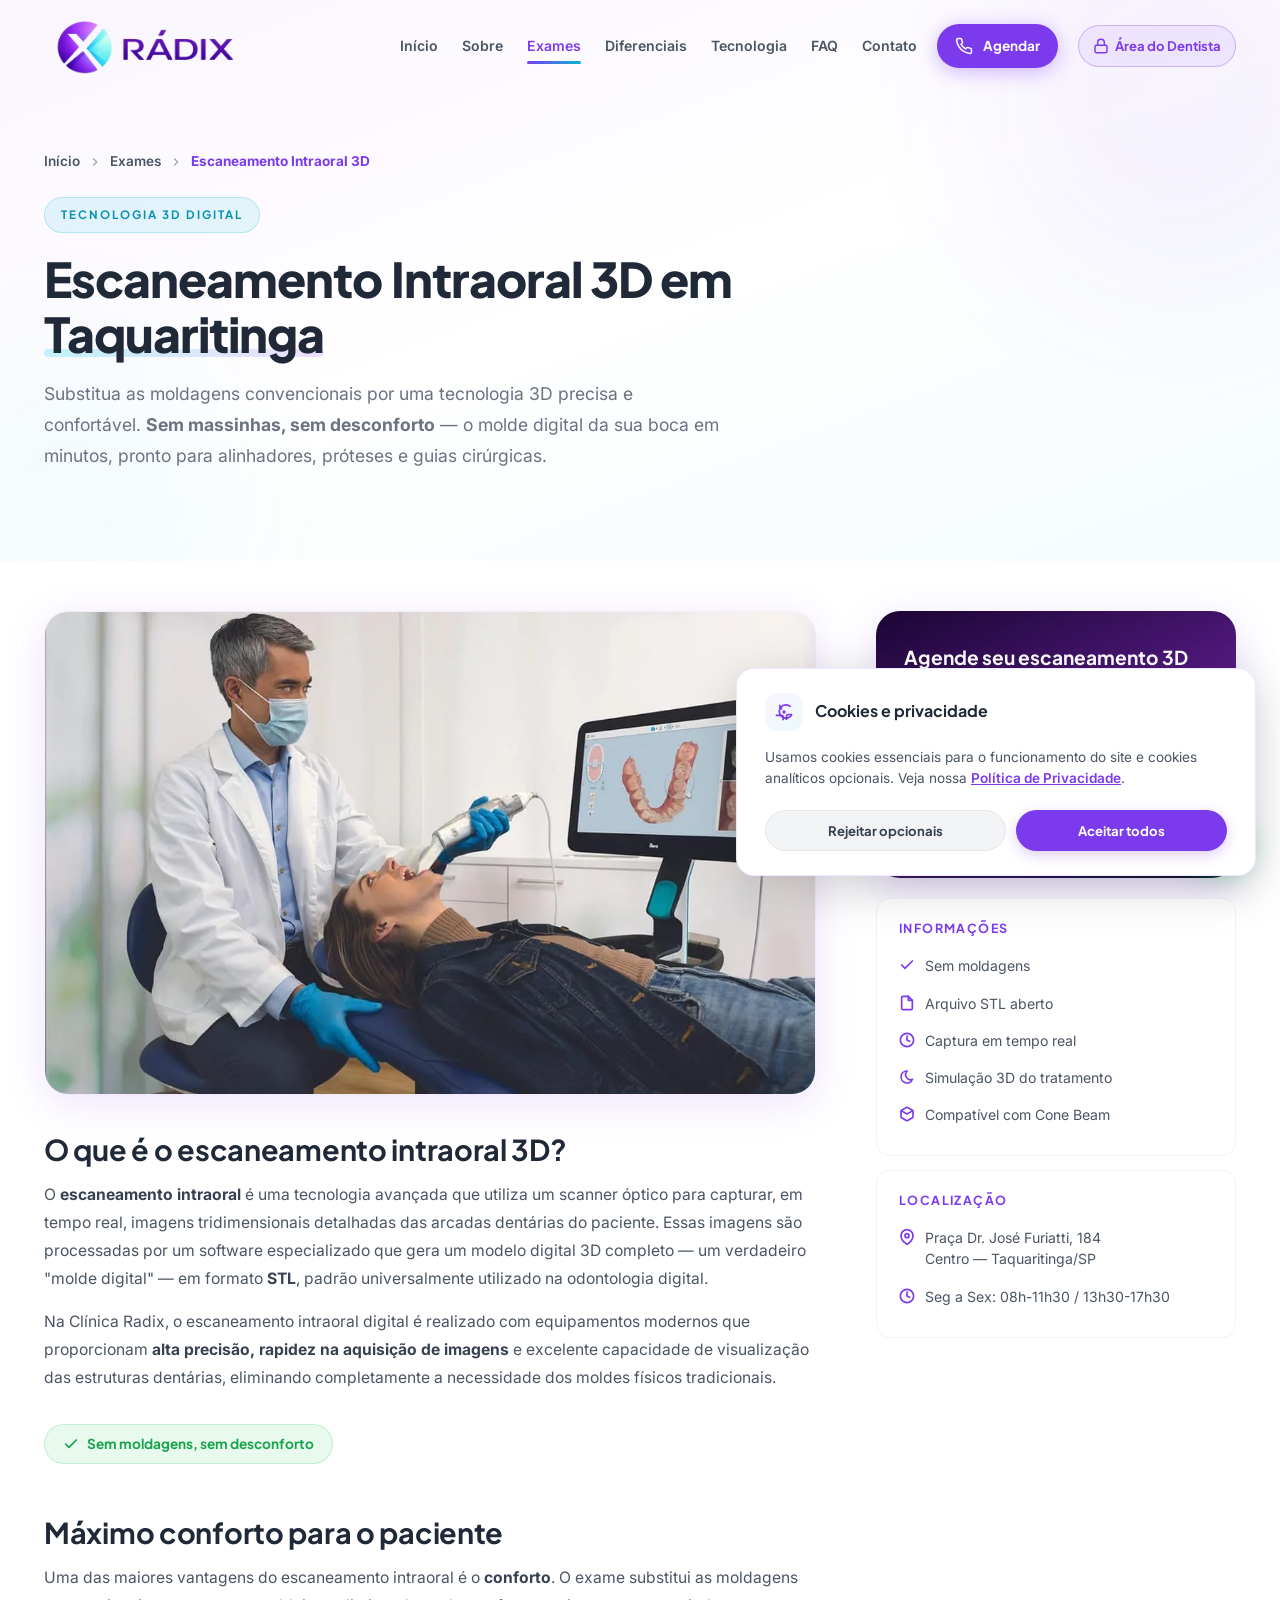
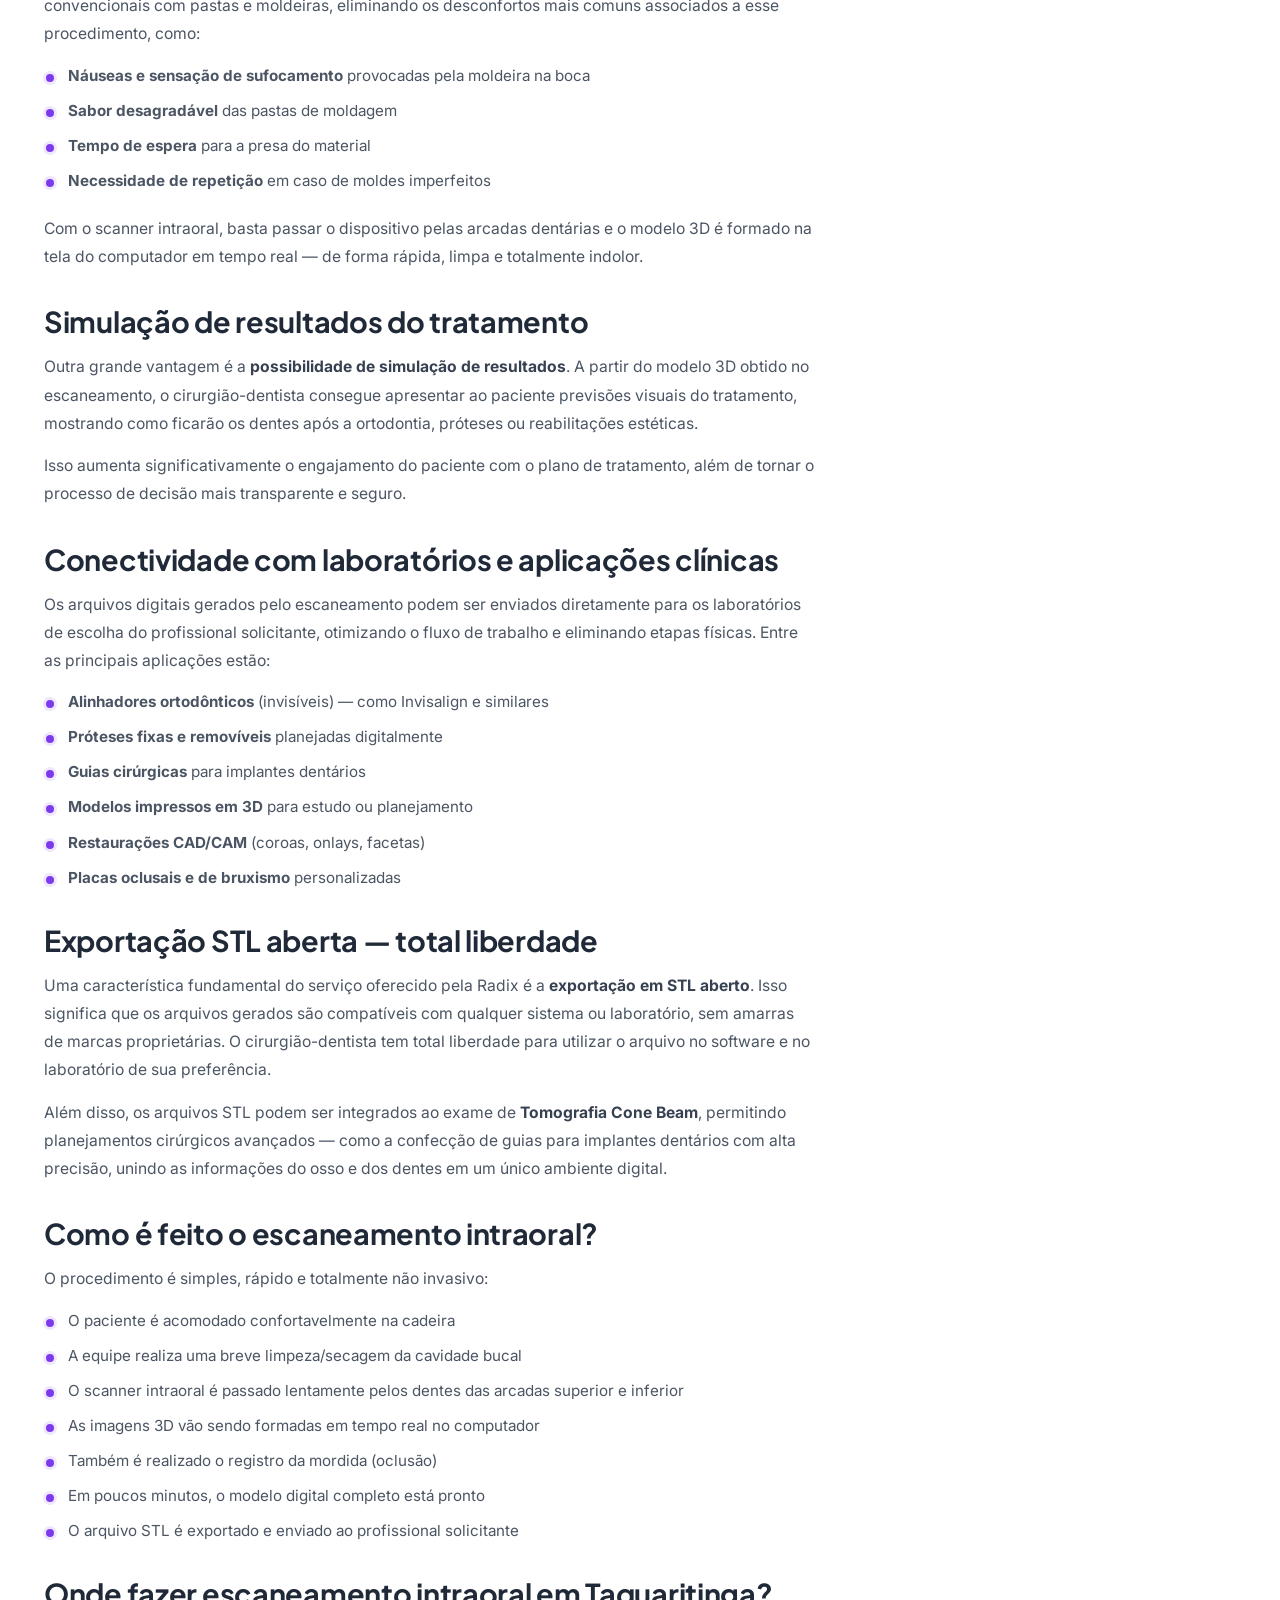
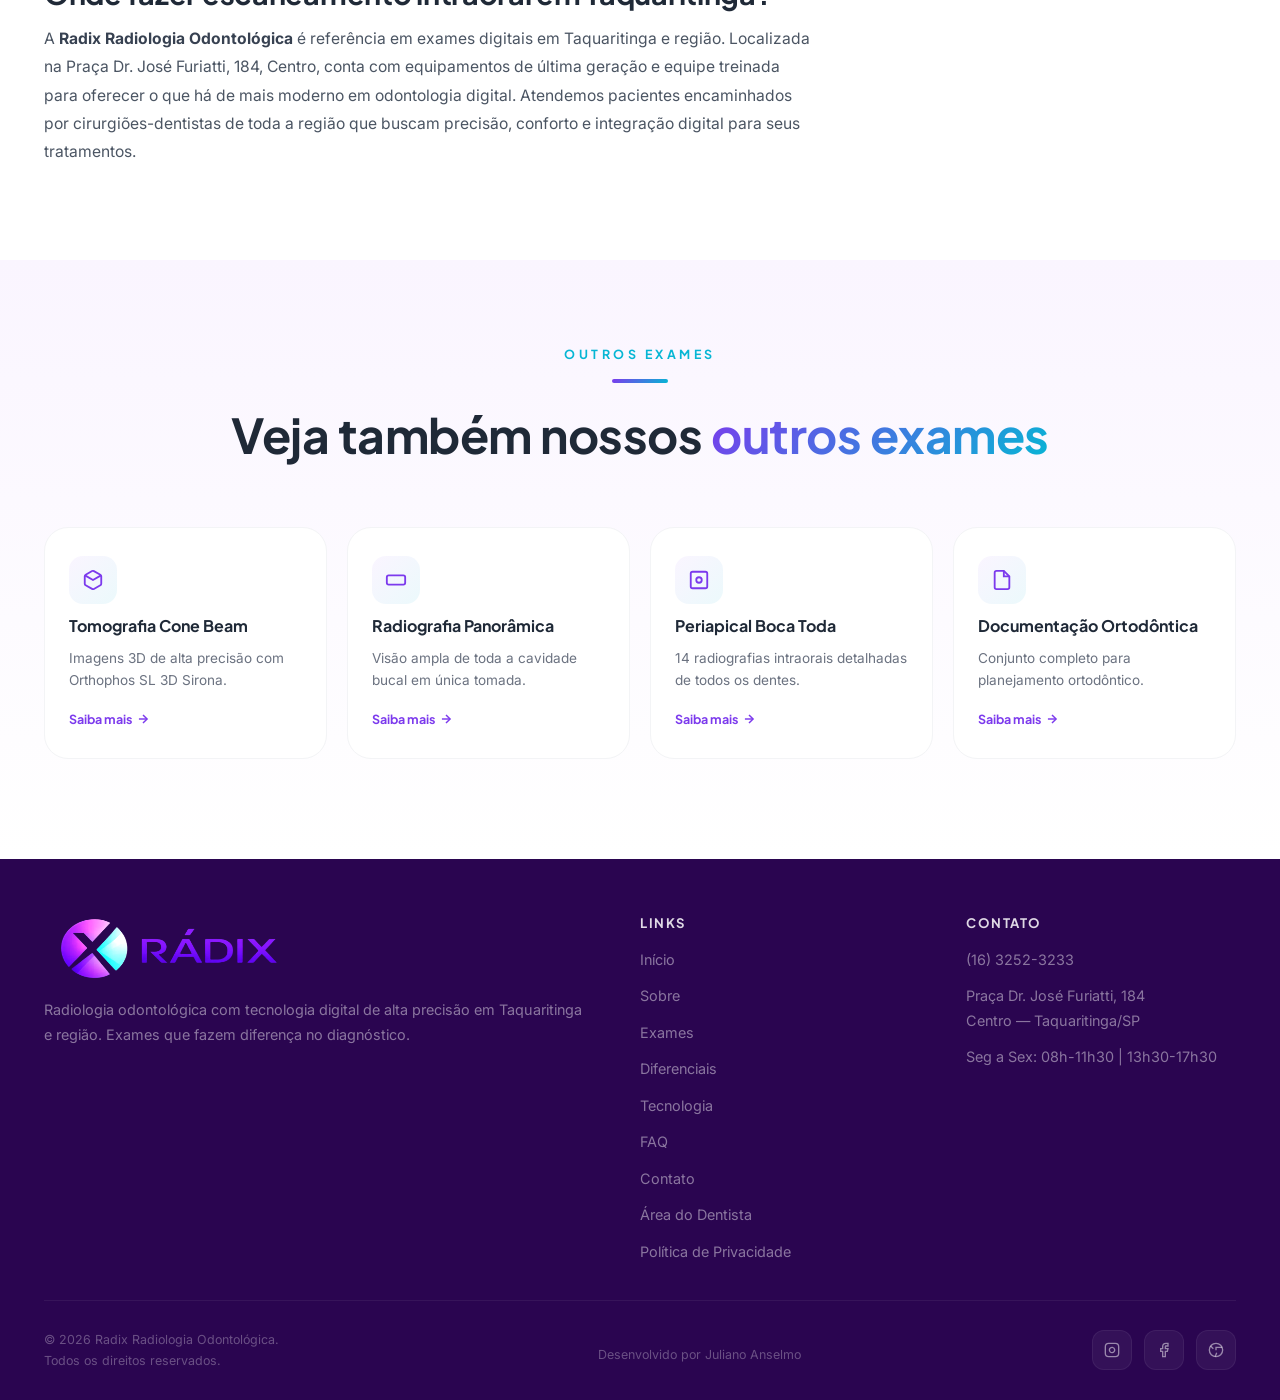
<file: exames/escaneamento-intraoral-3d/index.html>
﻿<!DOCTYPE html>
<html lang="pt-BR">
<head>
    <meta charset="UTF-8">
    <meta name="viewport" content="width=device-width, initial-scale=1.0, maximum-scale=5.0">
    <meta http-equiv="X-UA-Compatible" content="IE=edge">

    <title>Escaneamento Intraoral 3D Taquaritinga ⚡ Sem Moldagem, Sem Náusea | Radix</title>
    <meta name="description" content="✓ Sem moldagem nem náusea! Escaneamento intraoral 3D digital em Taquaritinga SP. Arquivos STL para alinhadores invisíveis, próteses e guias cirúrgicas. Tecnologia confortável. ☎ (16) 3252-3233.">
    <meta name="keywords" content="escaneamento intraoral Taquaritinga, scanner intraoral Taquaritinga, moldagem digital Taquaritinga, impressão digital STL, molde digital odontológico, escaneamento 3D dentes Taquaritinga, scanner odontológico, alinhador invisível Taquaritinga">
    <meta name="author" content="Radix Radiologia Odontológica">
    <meta name="robots" content="index, follow, max-image-preview:large">
    <link rel="canonical" href="https://radixradiologia.com.br/exames/escaneamento-intraoral-3d/">

    <meta property="og:title" content="Escaneamento Intraoral 3D em Taquaritinga SP - Radix">
    <meta property="og:description" content="Molde digital 3D que substitui moldagens convencionais com conforto e precisão. Arquivos STL abertos para alinhadores, próteses e guias cirúrgicas.">
    <meta property="og:type" content="article">
    <meta property="og:locale" content="pt_BR">
    <meta property="og:url" content="https://radixradiologia.com.br/exames/escaneamento-intraoral-3d/">
    <meta property="og:site_name" content="Radix Radiologia Odontológica">
    <meta property="og:image" content="https://radixradiologia.com.br/assets/img/intraoral.webp">

    <link rel="icon" type="image/webp" sizes="48x48" href="../../assets/img/favicon-48.webp">
    <link rel="icon" type="image/webp" sizes="96x96" href="../../assets/img/favicon-96.webp">
    <link rel="icon" type="image/webp" sizes="192x192" href="../../assets/img/favicon-192.webp">
    <link rel="apple-touch-icon" sizes="180x180" href="../../assets/img/apple-touch-icon.webp">
    <link rel="manifest" href="../../manifest.json">
    <meta name="theme-color" content="#7C3AED">

    <link rel="preconnect" href="https://fonts.googleapis.com">
    <link rel="preconnect" href="https://fonts.gstatic.com" crossorigin>
    <link href="https://fonts.googleapis.com/css2?family=Inter:wght@400;500;600&family=Plus+Jakarta+Sans:wght@600;700;800&display=swap" rel="stylesheet">
    <link rel="stylesheet" href="../../assets/site.css">

    <script type="application/ld+json">
    {
      "@context": "https://schema.org",
      "@type": "MedicalProcedure",
      "name": "Escaneamento Intraoral 3D Digital",
      "alternateName": ["Scanner Intraoral", "Moldagem Digital", "Impressão Digital STL"],
      "description": "Tecnologia digital avançada que substitui as moldagens convencionais por meio de um scanner intraoral que captura em tempo real imagens tridimensionais detalhadas das arcadas dentárias. Gera arquivos digitais em formato STL aberto, utilizados para alinhadores ortodônticos, próteses, guias cirúrgicas e planejamentos digitais integrados à tomografia Cone Beam. Exame realizado com máximo conforto na Radix Radiologia em Taquaritinga.",
      "url": "https://radixradiologia.com.br/exames/escaneamento-intraoral-3d/",
      "procedureType": "https://schema.org/DiagnosticProcedure",
      "bodyLocation": "Arcadas dentárias superior e inferior",
      "preparation": "Não é necessário preparo prévio. Recomenda-se higienização bucal antes do exame.",
      "howPerformed": "Um scanner intraoral é passado pelas arcadas dentárias do paciente, capturando em tempo real imagens tridimensionais detalhadas dos dentes. O software gera um modelo 3D digital em formato STL em poucos minutos, sem necessidade de moldes físicos.",
      "followup": "Arquivos digitais em formato STL entregues ao profissional solicitante, compatíveis com laboratórios e softwares de planejamento digital.",
      "provider": {
        "@type": "Dentist",
        "name": "Radix Radiologia Odontológica",
        "url": "https://radixradiologia.com.br/",
        "telephone": "+55-16-3252-3233",
        "address": {
          "@type": "PostalAddress",
          "streetAddress": "Praça Dr. José Furiatti, 184",
          "addressLocality": "Taquaritinga",
          "addressRegion": "SP",
          "postalCode": "15900-000",
          "addressCountry": "BR"
        }
      }
    }
    </script>

    <script type="application/ld+json">
    {
      "@context": "https://schema.org",
      "@type": "BreadcrumbList",
      "itemListElement": [
        {"@type": "ListItem", "position": 1, "name": "Início", "item": "https://radixradiologia.com.br/"},
        {"@type": "ListItem", "position": 2, "name": "Exames", "item": "https://radixradiologia.com.br/#exames"},
        {"@type": "ListItem", "position": 3, "name": "Escaneamento Intraoral 3D", "item": "https://radixradiologia.com.br/exames/escaneamento-intraoral-3d/"}
      ]
    }
    </script>
</head>
<body>

<a href="#conteudo" class="skip-link">Ir para o conteúdo principal</a>

<header class="header" id="header">
    <div class="container header-inner">
        <a href="../../index.html" aria-label="Radix Radiologia Odontológica - Página inicial"><img src="../../assets/img/logo.webp" alt="Logo Radix Radiologia Odontológica" class="header-logo" width="240" height="56"></a>
        <nav class="nav">
            <a href="../../index.html#inicio">Início</a>
            <a href="../../index.html#sobre">Sobre</a>
            <a href="../../index.html#exames" class="active">Exames</a>
            <a href="../../index.html#diferenciais">Diferenciais</a>
            <a href="../../index.html#tecnologia">Tecnologia</a>
            <a href="../../index.html#faq">FAQ</a>
            <a href="../../index.html#contato">Contato</a>
        </nav>
        <a href="https://wa.me/551632523233?text=Ol%C3%A1%2C%20gostaria%20de%20fazer%20um%20escaneamento%20intraoral%203D." class="btn btn-primary h-cta" target="_blank" rel="noopener">
            <svg viewBox="0 0 24 24" fill="none" stroke="currentColor" stroke-width="2"><path d="M22 16.92v3a2 2 0 01-2.18 2 19.79 19.79 0 01-8.63-3.07 19.5 19.5 0 01-6-6 19.79 19.79 0 01-3.07-8.67A2 2 0 014.11 2h3a2 2 0 012 1.72c.127.96.361 1.903.7 2.81a2 2 0 01-.45 2.11L8.09 9.91a16 16 0 006 6l1.27-1.27a2 2 0 012.11-.45c.907.339 1.85.573 2.81.7A2 2 0 0122 16.92z"/></svg>
            Agendar
        </a>
        <a href="../../area-dentista/index.html" class="h-dentista">
            <svg viewBox="0 0 24 24" fill="none" stroke="currentColor" stroke-width="2.2"><rect x="3" y="11" width="18" height="11" rx="2"/><path d="M7 11V7a5 5 0 0110 0v4"/></svg>
            Área do Dentista
        </a>
        <button class="ham" id="ham" aria-label="Menu"><span></span><span></span><span></span></button>
    </div>
</header>

<div class="mob-menu" id="mob-menu">
    <a href="../../index.html#inicio">Início</a>
    <a href="../../index.html#sobre">Sobre</a>
    <a href="../../index.html#exames">Exames</a>
    <a href="../../index.html#diferenciais">Diferenciais</a>
    <a href="../../index.html#tecnologia">Tecnologia</a>
    <a href="../../index.html#faq">FAQ</a>
    <a href="../../index.html#contato">Contato</a>
    <a href="../../area-dentista/index.html" class="nav-cta">
        <svg viewBox="0 0 24 24" fill="none" stroke="currentColor" stroke-width="2.2"><rect x="3" y="11" width="18" height="11" rx="2"/><path d="M7 11V7a5 5 0 0110 0v4"/></svg>
        Área do Dentista
    </a>
    <a href="https://wa.me/551632523233?text=Ol%C3%A1%2C%20gostaria%20de%20fazer%20um%20escaneamento%20intraoral%203D." class="btn btn-wa" target="_blank" rel="noopener">
        <svg viewBox="0 0 24 24" fill="currentColor"><path d="M17.472 14.382c-.297-.149-1.758-.867-2.03-.967-.273-.099-.471-.148-.67.15-.197.297-.767.966-.94 1.164-.173.199-.347.223-.644.075-.297-.15-1.255-.463-2.39-1.475-.883-.788-1.48-1.761-1.653-2.059-.173-.297-.018-.458.13-.606.134-.133.298-.347.446-.52.149-.174.198-.298.298-.497.099-.198.05-.371-.025-.52-.075-.149-.669-1.612-.916-2.207-.242-.579-.487-.5-.669-.51-.173-.008-.371-.01-.57-.01-.198 0-.52.074-.792.372-.272.297-1.04 1.016-1.04 2.479 0 1.462 1.065 2.875 1.213 3.074.149.198 2.096 3.2 5.077 4.487.709.306 1.262.489 1.694.625.712.227 1.36.195 1.871.118.571-.085 1.758-.719 2.006-1.413.248-.694.248-1.289.173-1.413-.074-.124-.272-.198-.57-.347m-5.421 7.403h-.004a9.87 9.87 0 01-5.031-1.378l-.361-.214-3.741.982.998-3.648-.235-.374a9.86 9.86 0 01-1.51-5.26c.001-5.45 4.436-9.884 9.888-9.884 2.64 0 5.122 1.03 6.988 2.898a9.825 9.825 0 012.893 6.994c-.003 5.45-4.437 9.884-9.885 9.884m8.413-18.297A11.815 11.815 0 0012.05 0C5.495 0 .16 5.335.157 11.892c0 2.096.547 4.142 1.588 5.945L.057 24l6.305-1.654a11.882 11.882 0 005.683 1.448h.005c6.554 0 11.89-5.335 11.893-11.893a11.821 11.821 0 00-3.48-8.413z"/></svg>
        Agendar pelo WhatsApp
    </a>
</div>

<main id="conteudo">

<section class="ex-hero">
    <div class="ex-hero-bg">
        <div class="ex-hero-orb ex-hero-orb-1"></div>
        <div class="ex-hero-orb ex-hero-orb-2"></div>
    </div>
    <div class="container">
        <div class="ex-hero-inner">
            <nav class="breadcrumb" aria-label="Você está em:">
                <a href="../../index.html">Início</a>
                <svg viewBox="0 0 24 24" fill="none" stroke="currentColor" stroke-width="2"><polyline points="9 18 15 12 9 6"/></svg>
                <a href="../../index.html#exames">Exames</a>
                <svg viewBox="0 0 24 24" fill="none" stroke="currentColor" stroke-width="2"><polyline points="9 18 15 12 9 6"/></svg>
                <span aria-current="page">Escaneamento Intraoral 3D</span>
            </nav>

            <span class="exam-tag">Tecnologia 3D digital</span>
            <h1>Escaneamento Intraoral 3D em <em>Taquaritinga</em></h1>
            <p class="ex-hero-sub">Substitua as moldagens convencionais por uma tecnologia 3D precisa e confortável. <strong>Sem massinhas, sem desconforto</strong> — o molde digital da sua boca em minutos, pronto para alinhadores, próteses e guias cirúrgicas.</p>
        </div>
    </div>
</section>

<section class="ex-content">
    <div class="container">
        <div class="ex-content-grid">

            <article class="ex-text">
                <div class="ex-image">
                    <img src="../../assets/img/intraoral.webp" alt="Escaneamento intraoral 3D digital realizado com scanner odontológico de alta precisão - Radix Radiologia Taquaritinga" loading="lazy">
                </div>

                <h2>O que é o escaneamento intraoral 3D?</h2>
                <p>O <strong>escaneamento intraoral</strong> é uma tecnologia avançada que utiliza um scanner óptico para capturar, em tempo real, imagens tridimensionais detalhadas das arcadas dentárias do paciente. Essas imagens são processadas por um software especializado que gera um modelo digital 3D completo — um verdadeiro "molde digital" — em formato <strong>STL</strong>, padrão universalmente utilizado na odontologia digital.</p>
                <p>Na Clínica Radix, o escaneamento intraoral digital é realizado com equipamentos modernos que proporcionam <strong>alta precisão, rapidez na aquisição de imagens</strong> e excelente capacidade de visualização das estruturas dentárias, eliminando completamente a necessidade dos moldes físicos tradicionais.</p>

                <div class="ex-quick-badge">
                    <svg viewBox="0 0 24 24" fill="none" stroke="currentColor" stroke-width="2.5" stroke-linecap="round" stroke-linejoin="round"><polyline points="20 6 9 17 4 12"/></svg>
                    Sem moldagens, sem desconforto
                </div>

                <h2>Máximo conforto para o paciente</h2>
                <p>Uma das maiores vantagens do escaneamento intraoral é o <strong>conforto</strong>. O exame substitui as moldagens convencionais com pastas e moldeiras, eliminando os desconfortos mais comuns associados a esse procedimento, como:</p>
                <ul>
                    <li><strong>Náuseas e sensação de sufocamento</strong> provocadas pela moldeira na boca</li>
                    <li><strong>Sabor desagradável</strong> das pastas de moldagem</li>
                    <li><strong>Tempo de espera</strong> para a presa do material</li>
                    <li><strong>Necessidade de repetição</strong> em caso de moldes imperfeitos</li>
                </ul>
                <p>Com o scanner intraoral, basta passar o dispositivo pelas arcadas dentárias e o modelo 3D é formado na tela do computador em tempo real — de forma rápida, limpa e totalmente indolor.</p>

                <h2>Simulação de resultados do tratamento</h2>
                <p>Outra grande vantagem é a <strong>possibilidade de simulação de resultados</strong>. A partir do modelo 3D obtido no escaneamento, o cirurgião-dentista consegue apresentar ao paciente previsões visuais do tratamento, mostrando como ficarão os dentes após a ortodontia, próteses ou reabilitações estéticas.</p>
                <p>Isso aumenta significativamente o engajamento do paciente com o plano de tratamento, além de tornar o processo de decisão mais transparente e seguro.</p>

                <h2>Conectividade com laboratórios e aplicações clínicas</h2>
                <p>Os arquivos digitais gerados pelo escaneamento podem ser enviados diretamente para os laboratórios de escolha do profissional solicitante, otimizando o fluxo de trabalho e eliminando etapas físicas. Entre as principais aplicações estão:</p>
                <ul>
                    <li><strong>Alinhadores ortodônticos</strong> (invisíveis) — como Invisalign e similares</li>
                    <li><strong>Próteses fixas e removíveis</strong> planejadas digitalmente</li>
                    <li><strong>Guias cirúrgicas</strong> para implantes dentários</li>
                    <li><strong>Modelos impressos em 3D</strong> para estudo ou planejamento</li>
                    <li><strong>Restaurações CAD/CAM</strong> (coroas, onlays, facetas)</li>
                    <li><strong>Placas oclusais e de bruxismo</strong> personalizadas</li>
                </ul>

                <h2>Exportação STL aberta — total liberdade</h2>
                <p>Uma característica fundamental do serviço oferecido pela Radix é a <strong>exportação em STL aberto</strong>. Isso significa que os arquivos gerados são compatíveis com qualquer sistema ou laboratório, sem amarras de marcas proprietárias. O cirurgião-dentista tem total liberdade para utilizar o arquivo no software e no laboratório de sua preferência.</p>
                <p>Além disso, os arquivos STL podem ser integrados ao exame de <strong>Tomografia Cone Beam</strong>, permitindo planejamentos cirúrgicos avançados — como a confecção de guias para implantes dentários com alta precisão, unindo as informações do osso e dos dentes em um único ambiente digital.</p>

                <h2>Como é feito o escaneamento intraoral?</h2>
                <p>O procedimento é simples, rápido e totalmente não invasivo:</p>
                <ul>
                    <li>O paciente é acomodado confortavelmente na cadeira</li>
                    <li>A equipe realiza uma breve limpeza/secagem da cavidade bucal</li>
                    <li>O scanner intraoral é passado lentamente pelos dentes das arcadas superior e inferior</li>
                    <li>As imagens 3D vão sendo formadas em tempo real no computador</li>
                    <li>Também é realizado o registro da mordida (oclusão)</li>
                    <li>Em poucos minutos, o modelo digital completo está pronto</li>
                    <li>O arquivo STL é exportado e enviado ao profissional solicitante</li>
                </ul>

                <h2>Onde fazer escaneamento intraoral em Taquaritinga?</h2>
                <p>A <strong>Radix Radiologia Odontológica</strong> é referência em exames digitais em Taquaritinga e região. Localizada na Praça Dr. José Furiatti, 184, Centro, conta com equipamentos de última geração e equipe treinada para oferecer o que há de mais moderno em odontologia digital. Atendemos pacientes encaminhados por cirurgiões-dentistas de toda a região que buscam precisão, conforto e integração digital para seus tratamentos.</p>
            </article>

            <aside class="ex-sidebar">
                <div class="ex-sidebar-card">
                    <h3>Agende seu escaneamento 3D</h3>
                    <p>Fale conosco pelo WhatsApp e agende seu exame com conforto e precisão.</p>
                    <a href="https://wa.me/551632523233?text=Ol%C3%A1%2C%20gostaria%20de%20fazer%20um%20escaneamento%20intraoral%203D." class="btn btn-wa" target="_blank" rel="noopener">
                        <svg viewBox="0 0 24 24" fill="currentColor"><path d="M17.472 14.382c-.297-.149-1.758-.867-2.03-.967-.273-.099-.471-.148-.67.15-.197.297-.767.966-.94 1.164-.173.199-.347.223-.644.075-.297-.15-1.255-.463-2.39-1.475-.883-.788-1.48-1.761-1.653-2.059-.173-.297-.018-.458.13-.606.134-.133.298-.347.446-.52.149-.174.198-.298.298-.497.099-.198.05-.371-.025-.52-.075-.149-.669-1.612-.916-2.207-.242-.579-.487-.5-.669-.51-.173-.008-.371-.01-.57-.01-.198 0-.52.074-.792.372-.272.297-1.04 1.016-1.04 2.479 0 1.462 1.065 2.875 1.213 3.074.149.198 2.096 3.2 5.077 4.487.709.306 1.262.489 1.694.625.712.227 1.36.195 1.871.118.571-.085 1.758-.719 2.006-1.413.248-.694.248-1.289.173-1.413-.074-.124-.272-.198-.57-.347m-5.421 7.403h-.004a9.87 9.87 0 01-5.031-1.378l-.361-.214-3.741.982.998-3.648-.235-.374a9.86 9.86 0 01-1.51-5.26c.001-5.45 4.436-9.884 9.888-9.884 2.64 0 5.122 1.03 6.988 2.898a9.825 9.825 0 012.893 6.994c-.003 5.45-4.437 9.884-9.885 9.884m8.413-18.297A11.815 11.815 0 0012.05 0C5.495 0 .16 5.335.157 11.892c0 2.096.547 4.142 1.588 5.945L.057 24l6.305-1.654a11.882 11.882 0 005.683 1.448h.005c6.554 0 11.89-5.335 11.893-11.893a11.821 11.821 0 00-3.48-8.413z"/></svg>
                        Falar pelo WhatsApp
                    </a>
                    <div class="ex-sidebar-info">
                        <svg viewBox="0 0 24 24" fill="none" stroke="currentColor" stroke-width="2"><path d="M22 16.92v3a2 2 0 01-2.18 2 19.79 19.79 0 01-8.63-3.07 19.5 19.5 0 01-6-6 19.79 19.79 0 01-3.07-8.67A2 2 0 014.11 2h3a2 2 0 012 1.72c.127.96.361 1.903.7 2.81a2 2 0 01-.45 2.11L8.09 9.91a16 16 0 006 6l1.27-1.27a2 2 0 012.11-.45c.907.339 1.85.573 2.81.7A2 2 0 0122 16.92z"/></svg>
                        (16) 3252-3233
                    </div>
                </div>

                <div class="ex-info-card">
                    <h4>Informações</h4>
                    <ul>
                        <li><svg viewBox="0 0 24 24" fill="none" stroke="currentColor" stroke-width="2.5" stroke-linecap="round" stroke-linejoin="round"><polyline points="20 6 9 17 4 12"/></svg>Sem moldagens</li>
                        <li><svg viewBox="0 0 24 24" fill="none" stroke="currentColor" stroke-width="2.5" stroke-linecap="round" stroke-linejoin="round"><path d="M14 2H6a2 2 0 00-2 2v16a2 2 0 002 2h12a2 2 0 002-2V8z"/><polyline points="14 2 14 8 20 8"/></svg>Arquivo STL aberto</li>
                        <li><svg viewBox="0 0 24 24" fill="none" stroke="currentColor" stroke-width="2.5" stroke-linecap="round" stroke-linejoin="round"><circle cx="12" cy="12" r="10"/><polyline points="12 6 12 12 16 14"/></svg>Captura em tempo real</li>
                        <li><svg viewBox="0 0 24 24" fill="none" stroke="currentColor" stroke-width="2.5" stroke-linecap="round" stroke-linejoin="round"><path d="M12 3c.132 0 .263 0 .393 0a7.5 7.5 0 007.92 12.446A9 9 0 1112 3z"/></svg>Simulação 3D do tratamento</li>
                        <li><svg viewBox="0 0 24 24" fill="none" stroke="currentColor" stroke-width="2.5" stroke-linecap="round" stroke-linejoin="round"><path d="M21 16V8a2 2 0 00-1-1.73l-7-4a2 2 0 00-2 0l-7 4A2 2 0 003 8v8a2 2 0 001 1.73l7 4a2 2 0 002 0l7-4A2 2 0 0021 16z"/><polyline points="3.27 6.96 12 12.01 20.73 6.96"/></svg>Compatível com Cone Beam</li>
                    </ul>
                </div>

                <div class="ex-info-card">
                    <h4>Localização</h4>
                    <ul>
                        <li><svg viewBox="0 0 24 24" fill="none" stroke="currentColor" stroke-width="2.5" stroke-linecap="round" stroke-linejoin="round"><path d="M21 10c0 7-9 13-9 13s-9-6-9-13a9 9 0 0118 0z"/><circle cx="12" cy="10" r="3"/></svg>Praça Dr. José Furiatti, 184<br>Centro — Taquaritinga/SP</li>
                        <li><svg viewBox="0 0 24 24" fill="none" stroke="currentColor" stroke-width="2.5" stroke-linecap="round" stroke-linejoin="round"><circle cx="12" cy="12" r="10"/><polyline points="12 6 12 12 16 14"/></svg>Seg a Sex: 08h-11h30 / 13h30-17h30</li>
                    </ul>
                </div>
            </aside>

        </div>
    </div>
</section>

<section class="related">
    <div class="container">
        <div class="section-header anim">
            <span class="section-label">Outros Exames</span>
            <div class="grad-line grad-line-c"></div>
            <h2 class="section-title">Veja também nossos <span class="grad-text">outros exames</span></h2>
        </div>
        <div class="related-grid">
            <a href="../tomografia-odontologica/index.html" class="related-card anim">
                <div class="related-icon"><svg viewBox="0 0 24 24" fill="none" stroke="currentColor" stroke-width="2"><path d="M21 16V8a2 2 0 00-1-1.73l-7-4a2 2 0 00-2 0l-7 4A2 2 0 003 8v8a2 2 0 001 1.73l7 4a2 2 0 002 0l7-4A2 2 0 0021 16z"/><polyline points="3.27 6.96 12 12.01 20.73 6.96"/></svg></div>
                <h3>Tomografia Cone Beam</h3>
                <p>Imagens 3D de alta precisão com Orthophos SL 3D Sirona.</p>
                <span>Saiba mais <svg viewBox="0 0 24 24" fill="none" stroke="currentColor" stroke-width="2.5"><line x1="5" y1="12" x2="19" y2="12"/><polyline points="12 5 19 12 12 19"/></svg></span>
            </a>
            <a href="../radiografia-panoramica/index.html" class="related-card anim">
                <div class="related-icon"><svg viewBox="0 0 24 24" fill="none" stroke="currentColor" stroke-width="2"><rect x="2" y="7" width="20" height="10" rx="2"/><path d="M6 12h.01M10 12h.01M14 12h.01M18 12h.01"/></svg></div>
                <h3>Radiografia Panorâmica</h3>
                <p>Visão ampla de toda a cavidade bucal em única tomada.</p>
                <span>Saiba mais <svg viewBox="0 0 24 24" fill="none" stroke="currentColor" stroke-width="2.5"><line x1="5" y1="12" x2="19" y2="12"/><polyline points="12 5 19 12 12 19"/></svg></span>
            </a>
            <a href="../radiografia-periapical/index.html" class="related-card anim">
                <div class="related-icon"><svg viewBox="0 0 24 24" fill="none" stroke="currentColor" stroke-width="2"><rect x="3" y="3" width="18" height="18" rx="2"/><circle cx="12" cy="12" r="3"/></svg></div>
                <h3>Periapical Boca Toda</h3>
                <p>14 radiografias intraorais detalhadas de todos os dentes.</p>
                <span>Saiba mais <svg viewBox="0 0 24 24" fill="none" stroke="currentColor" stroke-width="2.5"><line x1="5" y1="12" x2="19" y2="12"/><polyline points="12 5 19 12 12 19"/></svg></span>
            </a>
            <a href="../documentacao-ortodontica/index.html" class="related-card anim">
                <div class="related-icon"><svg viewBox="0 0 24 24" fill="none" stroke="currentColor" stroke-width="2"><path d="M14 2H6a2 2 0 00-2 2v16a2 2 0 002 2h12a2 2 0 002-2V8z"/><polyline points="14 2 14 8 20 8"/></svg></div>
                <h3>Documentação Ortodôntica</h3>
                <p>Conjunto completo para planejamento ortodôntico.</p>
                <span>Saiba mais <svg viewBox="0 0 24 24" fill="none" stroke="currentColor" stroke-width="2.5"><line x1="5" y1="12" x2="19" y2="12"/><polyline points="12 5 19 12 12 19"/></svg></span>
            </a>
        </div>
    </div>
</section>

</main>

<footer class="footer">
    <div class="container">
        <div class="ft-inner">
            <div class="ft-brand">
                <img src="../../assets/img/logo.webp" alt="Radix Radiologia Odontológica - Taquaritinga SP" class="ft-logo" width="240" height="64" loading="lazy">
                <p>Radiologia odontológica com tecnologia digital de alta precisão em Taquaritinga e região. Exames que fazem diferença no diagnóstico.</p>
            </div>
            <div>
                <h4 class="ft-title">Links</h4>
                <div class="ft-links">
                    <a href="../../index.html#inicio">Início</a><a href="../../index.html#sobre">Sobre</a><a href="../../index.html#exames">Exames</a><a href="../../index.html#diferenciais">Diferenciais</a><a href="../../index.html#tecnologia">Tecnologia</a><a href="../../index.html#faq">FAQ</a><a href="../../index.html#contato">Contato</a><a href="../../area-dentista/index.html">Área do Dentista</a><a href="../../politica-privacidade.html">Política de Privacidade</a>
                </div>
            </div>
            <div>
                <h4 class="ft-title">Contato</h4>
                <div class="ft-links">
                    <a href="tel:+551632523233">(16) 3252-3233</a>
                    <span style="color:rgba(255,255,255,.45);font-size:.9rem">Praça Dr. José Furiatti, 184<br>Centro — Taquaritinga/SP</span>
                    <span style="color:rgba(255,255,255,.45);font-size:.9rem">Seg a Sex: 08h-11h30 | 13h30-17h30</span>
                </div>
            </div>
        </div>
        <div class="ft-bottom">
            <p>&copy; 2026 Radix Radiologia Odontológica. Todos os direitos reservados.</p>
            <p class="footer-dev"><a href="https://sartorialab.github.io/portifolio/" target="_blank" rel="noopener">Desenvolvido por Juliano Anselmo</a></p>
            <div class="ft-social">
                <a href="https://www.instagram.com/radixtaqua/" target="_blank" rel="noopener" aria-label="Instagram da Radix"><svg viewBox="0 0 24 24" fill="none" stroke="currentColor" stroke-width="2"><rect x="2" y="2" width="20" height="20" rx="5"/><path d="M16 11.37A4 4 0 1112.63 8 4 4 0 0116 11.37z"/><line x1="17.5" y1="6.5" x2="17.51" y2="6.5"/></svg></a>
                <a href="https://www.facebook.com/Radixtaquaritinga/" target="_blank" rel="noopener" aria-label="Facebook da Radix"><svg viewBox="0 0 24 24" fill="none" stroke="currentColor" stroke-width="2"><path d="M18 2h-3a5 5 0 00-5 5v3H7v4h3v8h4v-8h3l1-4h-4V7a1 1 0 011-1h3z"/></svg></a>
                <a href="https://share.google/LmcCicm81DKJE3XwU" target="_blank" rel="noopener" aria-label="Radix no Google"><svg viewBox="0 0 24 24" fill="none" stroke="currentColor" stroke-width="2"><circle cx="12" cy="12" r="10"/><path d="M21.17 8H12V12.5"/><path d="M3.95 6.06L8 10"/><path d="M10.88 21.94L13 16"/></svg></a>
            </div>
        </div>
    </div>
</footer>

<a href="https://wa.me/551632523233?text=Ol%C3%A1%2C%20gostaria%20de%20fazer%20um%20escaneamento%20intraoral%203D." class="wa-float" target="_blank" rel="noopener" aria-label="WhatsApp">
    <svg viewBox="0 0 24 24" fill="currentColor"><path d="M17.472 14.382c-.297-.149-1.758-.867-2.03-.967-.273-.099-.471-.148-.67.15-.197.297-.767.966-.94 1.164-.173.199-.347.223-.644.075-.297-.15-1.255-.463-2.39-1.475-.883-.788-1.48-1.761-1.653-2.059-.173-.297-.018-.458.13-.606.134-.133.298-.347.446-.52.149-.174.198-.298.298-.497.099-.198.05-.371-.025-.52-.075-.149-.669-1.612-.916-2.207-.242-.579-.487-.5-.669-.51-.173-.008-.371-.01-.57-.01-.198 0-.52.074-.792.372-.272.297-1.04 1.016-1.04 2.479 0 1.462 1.065 2.875 1.213 3.074.149.198 2.096 3.2 5.077 4.487.709.306 1.262.489 1.694.625.712.227 1.36.195 1.871.118.571-.085 1.758-.719 2.006-1.413.248-.694.248-1.289.173-1.413-.074-.124-.272-.198-.57-.347m-5.421 7.403h-.004a9.87 9.87 0 01-5.031-1.378l-.361-.214-3.741.982.998-3.648-.235-.374a9.86 9.86 0 01-1.51-5.26c.001-5.45 4.436-9.884 9.888-9.884 2.64 0 5.122 1.03 6.988 2.898a9.825 9.825 0 012.893 6.994c-.003 5.45-4.437 9.884-9.885 9.884m8.413-18.297A11.815 11.815 0 0012.05 0C5.495 0 .16 5.335.157 11.892c0 2.096.547 4.142 1.588 5.945L.057 24l6.305-1.654a11.882 11.882 0 005.683 1.448h.005c6.554 0 11.89-5.335 11.893-11.893a11.821 11.821 0 00-3.48-8.413z"/></svg>
</a>

<div class="ck-banner" id="ck-banner" role="dialog" aria-labelledby="ck-title" aria-describedby="ck-desc">
    <div class="ck-banner-head">
        <div class="ck-banner-icon">
            <svg viewBox="0 0 24 24" fill="none" stroke="currentColor" stroke-width="2"><path d="M21.54 15H17a2 2 0 00-2 2v4.54"/><path d="M7 3.34V5a3 3 0 003 3"/><path d="M11 21.95V18a2 2 0 00-2-2H2.05"/><path d="M21.54 15a8 8 0 11-1.5-9.32"/><circle cx="12" cy="12" r="1"/></svg>
        </div>
        <h4 id="ck-title">Cookies e privacidade</h4>
    </div>
    <p id="ck-desc">Usamos cookies essenciais para o funcionamento do site e cookies analíticos opcionais. Veja nossa <a href="../../politica-privacidade.html">Política de Privacidade</a>.</p>
    <div class="ck-actions">
        <button class="ck-btn ck-btn-reject" id="ck-reject" type="button">Rejeitar opcionais</button>
        <button class="ck-btn ck-btn-accept" id="ck-accept" type="button">Aceitar todos</button>
    </div>
</div>

<script src="../../assets/site.js" defer></script>

</body>
</html>
</file>
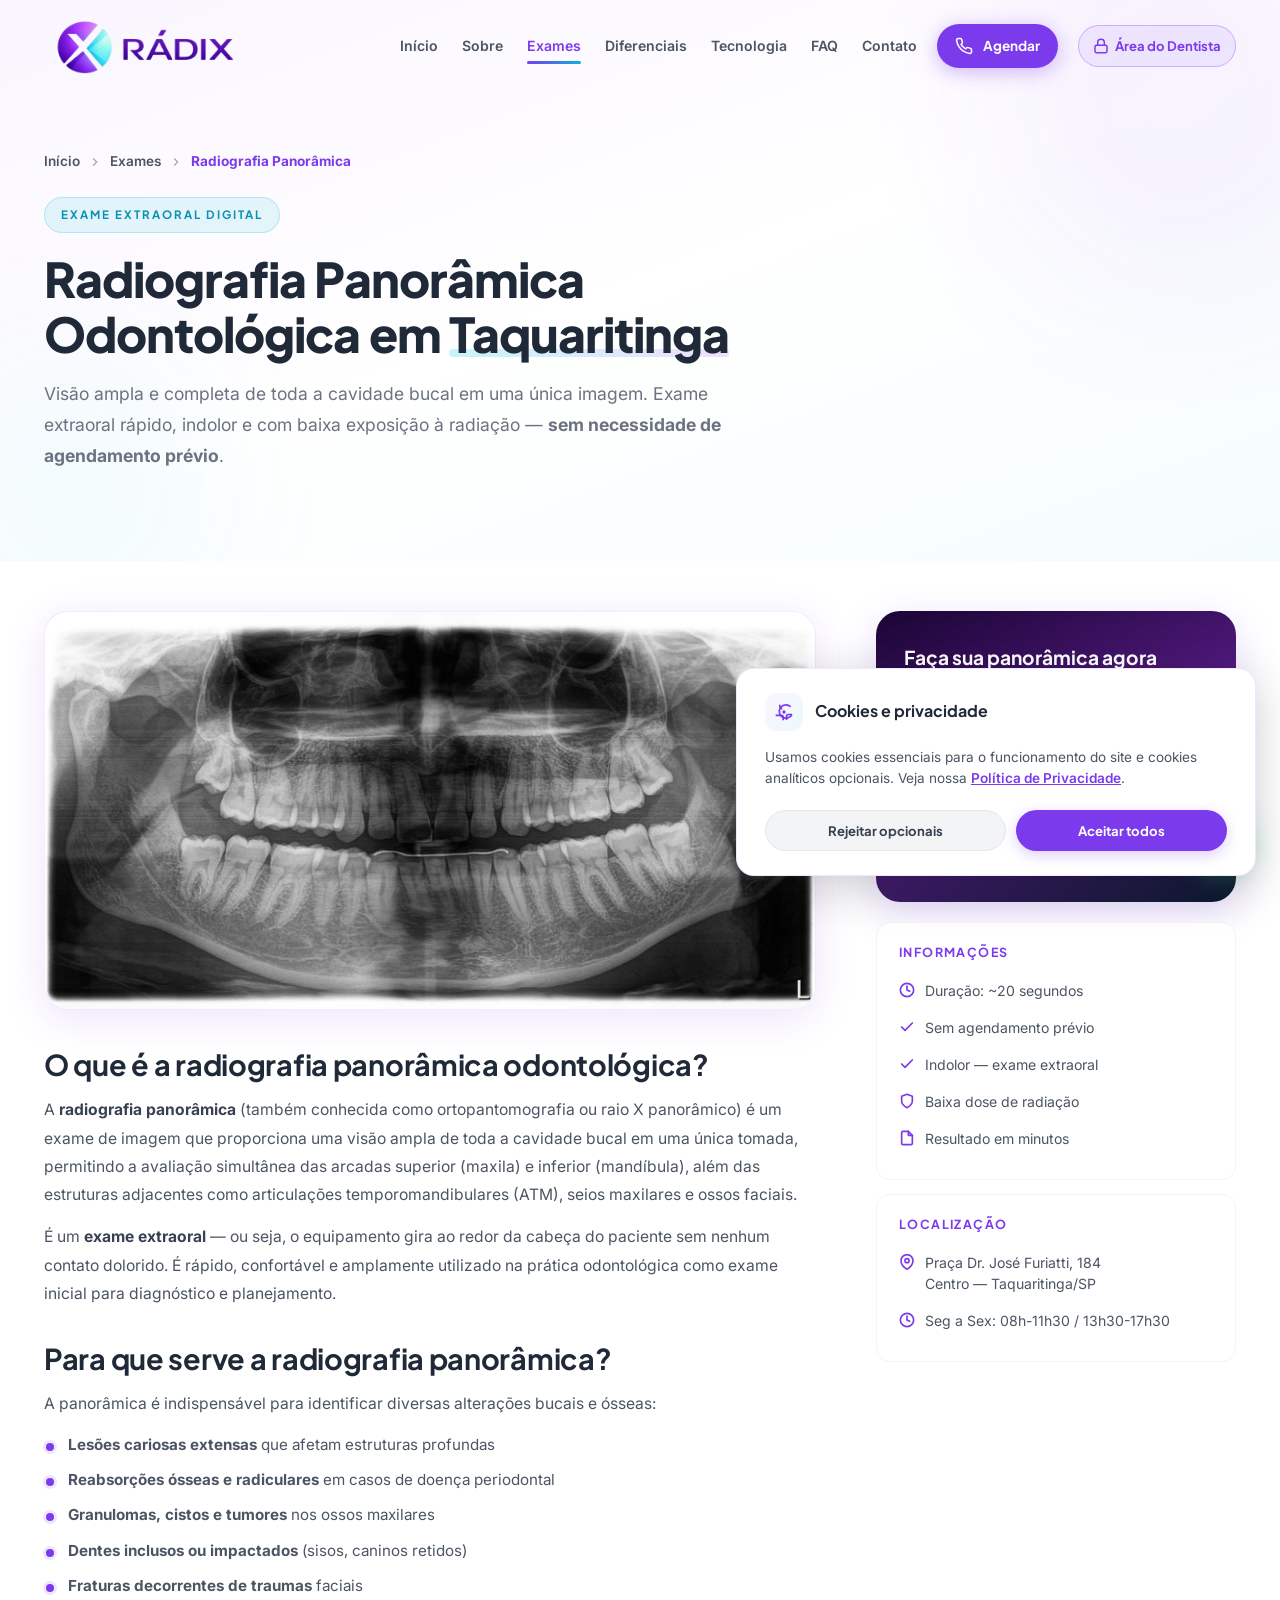
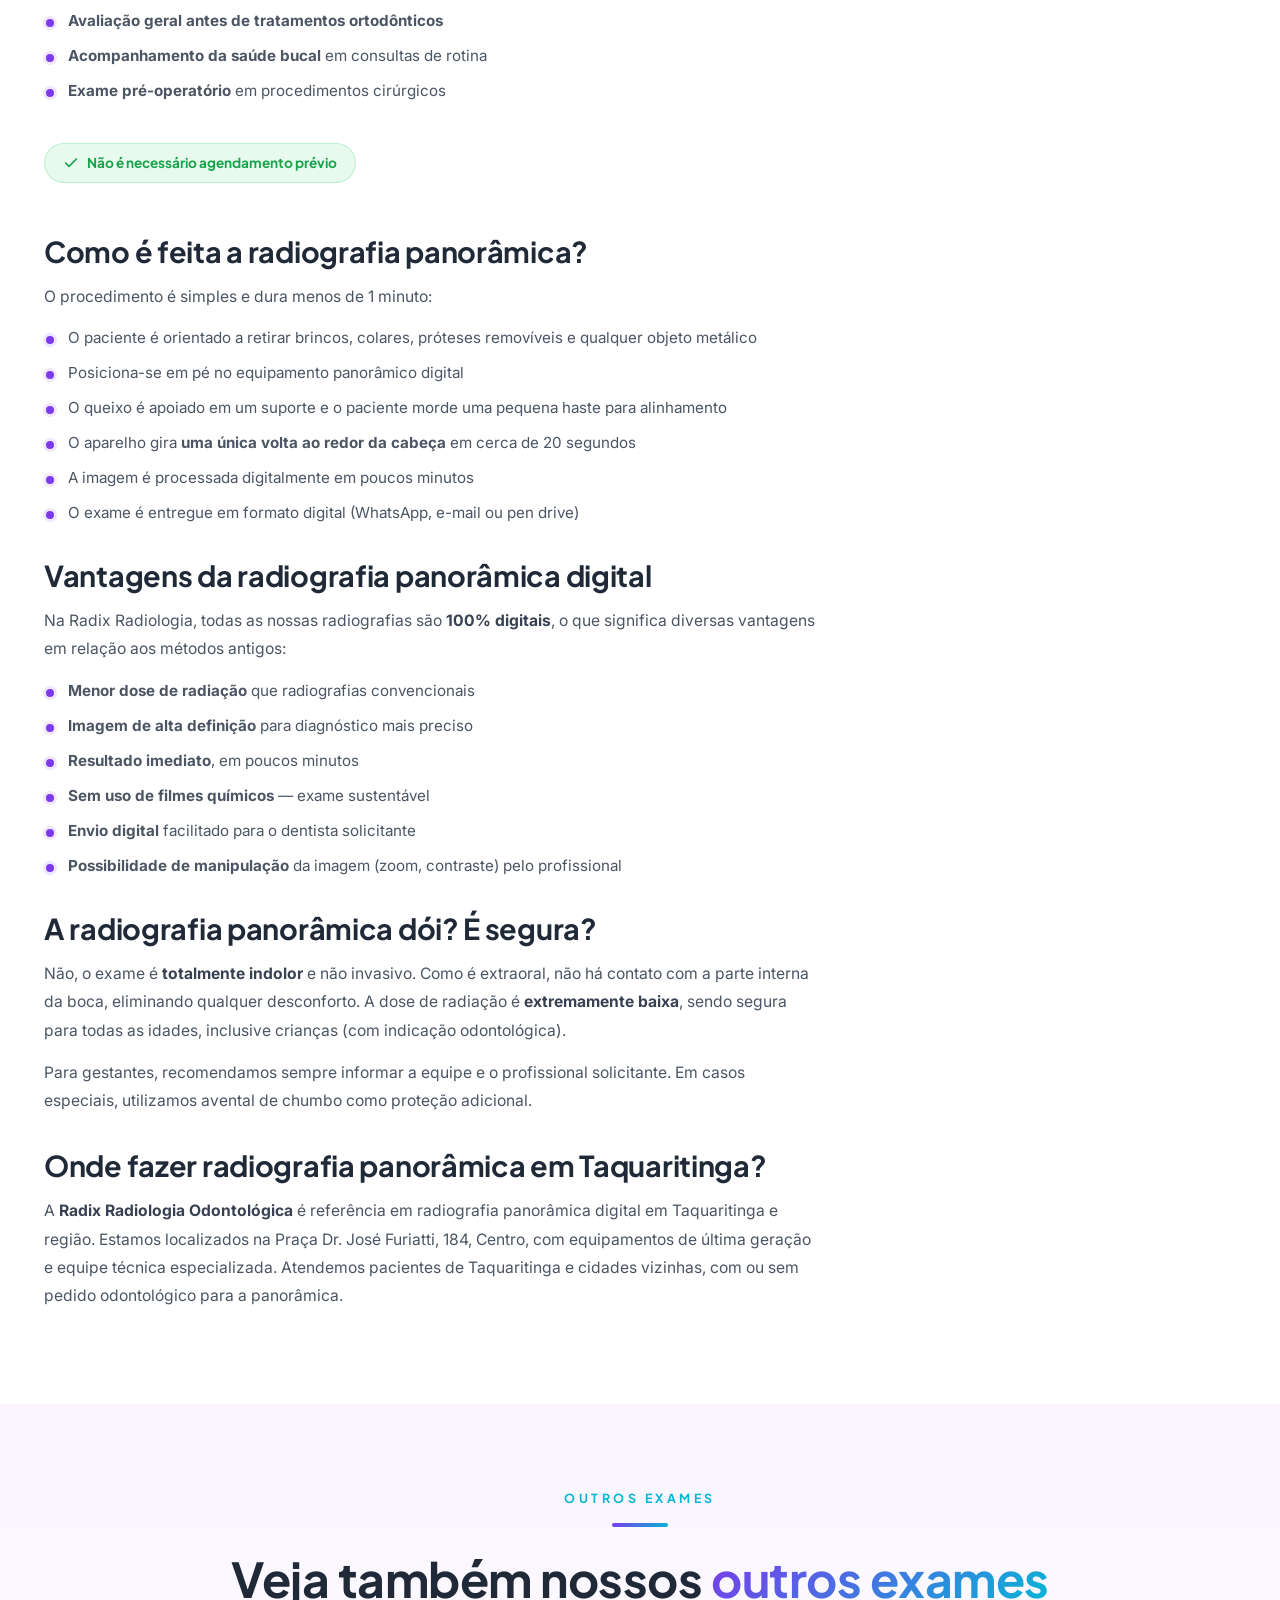
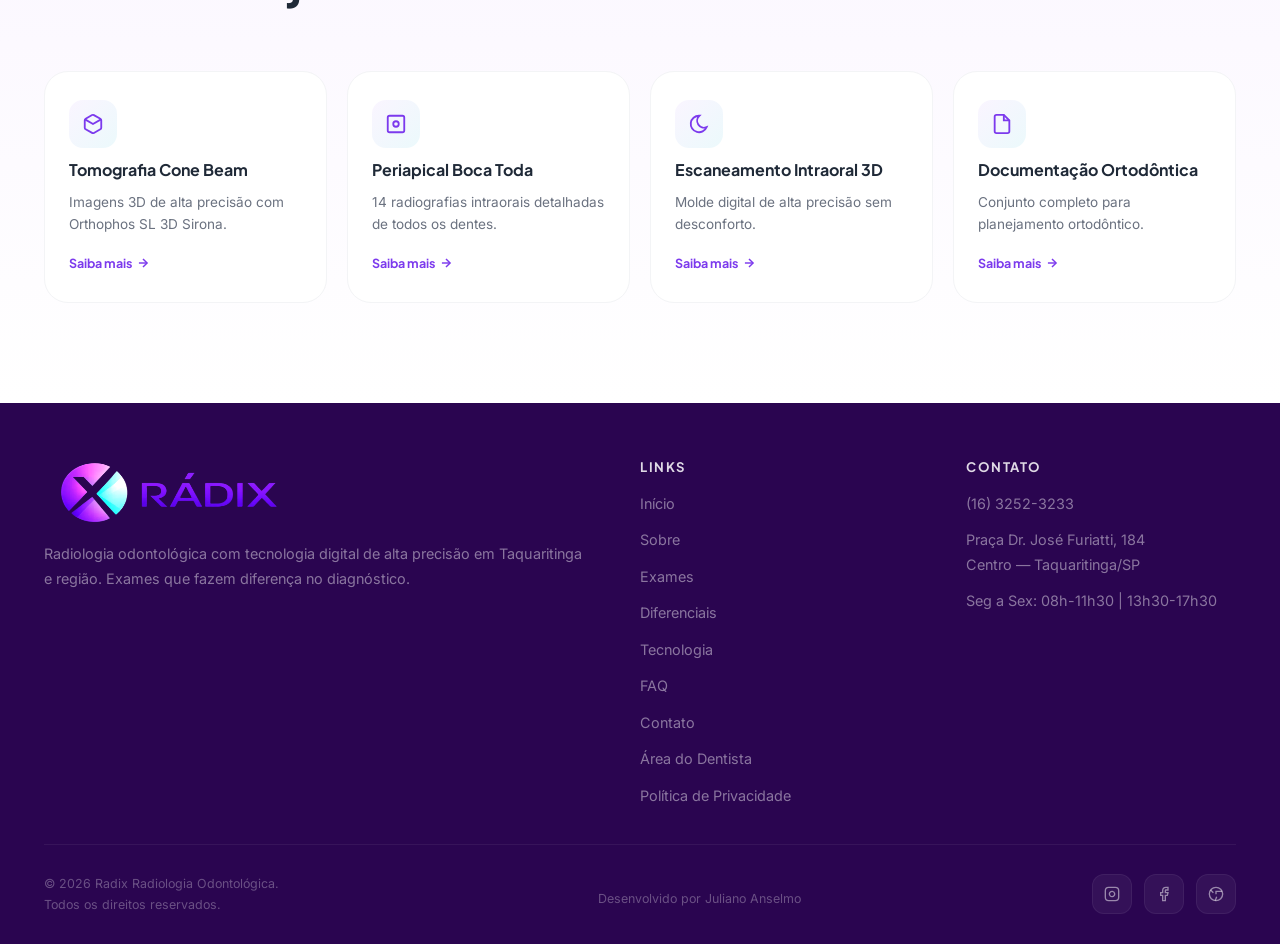
<file: exames/radiografia-panoramica/index.html>
﻿<!DOCTYPE html>
<html lang="pt-BR">
<head>
    <meta charset="UTF-8">
    <meta name="viewport" content="width=device-width, initial-scale=1.0, maximum-scale=5.0">
    <meta http-equiv="X-UA-Compatible" content="IE=edge">

    <title>Radiografia Panorâmica em Taquaritinga ⚡ Sem Agendamento, Resultado em Minutos | Radix</title>
    <meta name="description" content="✓ Sem agendamento prévio! Radiografia panorâmica digital em Taquaritinga SP. Exame extraoral indolor, baixa radiação, resultado em minutos. Visão completa de maxila, mandíbula e ATM. ☎ (16) 3252-3233.">
    <meta name="keywords" content="radiografia panorâmica Taquaritinga, raio x panorâmico Taquaritinga, panorâmica odontológica, radiografia panorâmica digital, exame panorâmico Taquaritinga SP, radiografia odontológica sem agendamento, panorâmica preço Taquaritinga">
    <meta name="author" content="Radix Radiologia Odontológica">
    <meta name="robots" content="index, follow, max-image-preview:large">
    <link rel="canonical" href="https://radixradiologia.com.br/exames/radiografia-panoramica/">

    <meta property="og:title" content="Radiografia Panorâmica Odontológica em Taquaritinga SP - Radix">
    <meta property="og:description" content="Radiografia panorâmica digital sem agendamento prévio. Exame rápido, indolor e com baixa exposição à radiação na Radix Radiologia.">
    <meta property="og:type" content="article">
    <meta property="og:locale" content="pt_BR">
    <meta property="og:url" content="https://radixradiologia.com.br/exames/radiografia-panoramica/">
    <meta property="og:site_name" content="Radix Radiologia Odontológica">
    <meta property="og:image" content="https://radixradiologia.com.br/assets/img/radiografia-panoramica.webp">

    <link rel="icon" type="image/webp" sizes="48x48" href="../../assets/img/favicon-48.webp">
    <link rel="icon" type="image/webp" sizes="96x96" href="../../assets/img/favicon-96.webp">
    <link rel="icon" type="image/webp" sizes="192x192" href="../../assets/img/favicon-192.webp">
    <link rel="apple-touch-icon" sizes="180x180" href="../../assets/img/apple-touch-icon.webp">
    <link rel="manifest" href="../../manifest.json">
    <meta name="theme-color" content="#7C3AED">

    <link rel="preconnect" href="https://fonts.googleapis.com">
    <link rel="preconnect" href="https://fonts.gstatic.com" crossorigin>
    <link href="https://fonts.googleapis.com/css2?family=Inter:wght@400;500;600&family=Plus+Jakarta+Sans:wght@600;700;800&display=swap" rel="stylesheet">
    <link rel="stylesheet" href="../../assets/site.css">

    <script type="application/ld+json">
    {
      "@context": "https://schema.org",
      "@type": "MedicalProcedure",
      "name": "Radiografia Panorâmica Odontológica",
      "alternateName": ["Raio X Panorâmico", "Panorâmica Odontológica", "Ortopantomografia"],
      "description": "Exame de imagem extraoral que proporciona uma visão ampla de toda a cavidade bucal em uma única tomada, permitindo a avaliação simultânea das arcadas superior e inferior, ATM, seios maxilares e estruturas adjacentes. Realizado em equipamento digital com baixa dose de radiação na Radix Radiologia em Taquaritinga.",
      "url": "https://radixradiologia.com.br/exames/radiografia-panoramica/",
      "procedureType": "https://schema.org/DiagnosticProcedure",
      "bodyLocation": "Maxilar, mandíbula, ATM, seios maxilares",
      "preparation": "Não é necessário preparo prévio. Recomenda-se retirar brincos, colares, próteses removíveis e qualquer objeto metálico da região da cabeça e pescoço.",
      "howPerformed": "O paciente fica em pé no equipamento panorâmico, posiciona o queixo no apoio e morde uma pequena haste. O aparelho gira ao redor da cabeça em cerca de 20 segundos capturando a imagem completa.",
      "followup": "Imagem disponibilizada digitalmente em poucos minutos após a captura, podendo ser enviada por WhatsApp, e-mail ou pen drive.",
      "provider": {
        "@type": "Dentist",
        "name": "Radix Radiologia Odontológica",
        "url": "https://radixradiologia.com.br/",
        "telephone": "+55-16-3252-3233",
        "address": {
          "@type": "PostalAddress",
          "streetAddress": "Praça Dr. José Furiatti, 184",
          "addressLocality": "Taquaritinga",
          "addressRegion": "SP",
          "postalCode": "15900-000",
          "addressCountry": "BR"
        }
      }
    }
    </script>

    <script type="application/ld+json">
    {
      "@context": "https://schema.org",
      "@type": "BreadcrumbList",
      "itemListElement": [
        {"@type": "ListItem", "position": 1, "name": "Início", "item": "https://radixradiologia.com.br/"},
        {"@type": "ListItem", "position": 2, "name": "Exames", "item": "https://radixradiologia.com.br/#exames"},
        {"@type": "ListItem", "position": 3, "name": "Radiografia Panorâmica", "item": "https://radixradiologia.com.br/exames/radiografia-panoramica/"}
      ]
    }
    </script>
</head>
<body>

<a href="#conteudo" class="skip-link">Ir para o conteúdo principal</a>

<header class="header" id="header">
    <div class="container header-inner">
        <a href="../../index.html" aria-label="Radix Radiologia Odontológica - Página inicial"><img src="../../assets/img/logo.webp" alt="Logo Radix Radiologia Odontológica" class="header-logo" width="240" height="56"></a>
        <nav class="nav">
            <a href="../../index.html#inicio">Início</a>
            <a href="../../index.html#sobre">Sobre</a>
            <a href="../../index.html#exames" class="active">Exames</a>
            <a href="../../index.html#diferenciais">Diferenciais</a>
            <a href="../../index.html#tecnologia">Tecnologia</a>
            <a href="../../index.html#faq">FAQ</a>
            <a href="../../index.html#contato">Contato</a>
        </nav>
        <a href="https://wa.me/551632523233?text=Ol%C3%A1%2C%20gostaria%20de%20fazer%20uma%20radiografia%20panor%C3%A2mica." class="btn btn-primary h-cta" target="_blank" rel="noopener">
            <svg viewBox="0 0 24 24" fill="none" stroke="currentColor" stroke-width="2"><path d="M22 16.92v3a2 2 0 01-2.18 2 19.79 19.79 0 01-8.63-3.07 19.5 19.5 0 01-6-6 19.79 19.79 0 01-3.07-8.67A2 2 0 014.11 2h3a2 2 0 012 1.72c.127.96.361 1.903.7 2.81a2 2 0 01-.45 2.11L8.09 9.91a16 16 0 006 6l1.27-1.27a2 2 0 012.11-.45c.907.339 1.85.573 2.81.7A2 2 0 0122 16.92z"/></svg>
            Agendar
        </a>
        <a href="../../area-dentista/index.html" class="h-dentista">
            <svg viewBox="0 0 24 24" fill="none" stroke="currentColor" stroke-width="2.2"><rect x="3" y="11" width="18" height="11" rx="2"/><path d="M7 11V7a5 5 0 0110 0v4"/></svg>
            Área do Dentista
        </a>
        <button class="ham" id="ham" aria-label="Menu"><span></span><span></span><span></span></button>
    </div>
</header>

<div class="mob-menu" id="mob-menu">
    <a href="../../index.html#inicio">Início</a>
    <a href="../../index.html#sobre">Sobre</a>
    <a href="../../index.html#exames">Exames</a>
    <a href="../../index.html#diferenciais">Diferenciais</a>
    <a href="../../index.html#tecnologia">Tecnologia</a>
    <a href="../../index.html#faq">FAQ</a>
    <a href="../../index.html#contato">Contato</a>
    <a href="../../area-dentista/index.html" class="nav-cta">
        <svg viewBox="0 0 24 24" fill="none" stroke="currentColor" stroke-width="2.2"><rect x="3" y="11" width="18" height="11" rx="2"/><path d="M7 11V7a5 5 0 0110 0v4"/></svg>
        Área do Dentista
    </a>
    <a href="https://wa.me/551632523233?text=Ol%C3%A1%2C%20gostaria%20de%20fazer%20uma%20radiografia%20panor%C3%A2mica." class="btn btn-wa" target="_blank" rel="noopener">
        <svg viewBox="0 0 24 24" fill="currentColor"><path d="M17.472 14.382c-.297-.149-1.758-.867-2.03-.967-.273-.099-.471-.148-.67.15-.197.297-.767.966-.94 1.164-.173.199-.347.223-.644.075-.297-.15-1.255-.463-2.39-1.475-.883-.788-1.48-1.761-1.653-2.059-.173-.297-.018-.458.13-.606.134-.133.298-.347.446-.52.149-.174.198-.298.298-.497.099-.198.05-.371-.025-.52-.075-.149-.669-1.612-.916-2.207-.242-.579-.487-.5-.669-.51-.173-.008-.371-.01-.57-.01-.198 0-.52.074-.792.372-.272.297-1.04 1.016-1.04 2.479 0 1.462 1.065 2.875 1.213 3.074.149.198 2.096 3.2 5.077 4.487.709.306 1.262.489 1.694.625.712.227 1.36.195 1.871.118.571-.085 1.758-.719 2.006-1.413.248-.694.248-1.289.173-1.413-.074-.124-.272-.198-.57-.347m-5.421 7.403h-.004a9.87 9.87 0 01-5.031-1.378l-.361-.214-3.741.982.998-3.648-.235-.374a9.86 9.86 0 01-1.51-5.26c.001-5.45 4.436-9.884 9.888-9.884 2.64 0 5.122 1.03 6.988 2.898a9.825 9.825 0 012.893 6.994c-.003 5.45-4.437 9.884-9.885 9.884m8.413-18.297A11.815 11.815 0 0012.05 0C5.495 0 .16 5.335.157 11.892c0 2.096.547 4.142 1.588 5.945L.057 24l6.305-1.654a11.882 11.882 0 005.683 1.448h.005c6.554 0 11.89-5.335 11.893-11.893a11.821 11.821 0 00-3.48-8.413z"/></svg>
        Agendar pelo WhatsApp
    </a>
</div>

<main id="conteudo">

<section class="ex-hero">
    <div class="ex-hero-bg">
        <div class="ex-hero-orb ex-hero-orb-1"></div>
        <div class="ex-hero-orb ex-hero-orb-2"></div>
    </div>
    <div class="container">
        <div class="ex-hero-inner">
            <nav class="breadcrumb" aria-label="Você está em:">
                <a href="../../index.html">Início</a>
                <svg viewBox="0 0 24 24" fill="none" stroke="currentColor" stroke-width="2"><polyline points="9 18 15 12 9 6"/></svg>
                <a href="../../index.html#exames">Exames</a>
                <svg viewBox="0 0 24 24" fill="none" stroke="currentColor" stroke-width="2"><polyline points="9 18 15 12 9 6"/></svg>
                <span aria-current="page">Radiografia Panorâmica</span>
            </nav>

            <span class="exam-tag">Exame extraoral digital</span>
            <h1>Radiografia Panorâmica Odontológica em <em>Taquaritinga</em></h1>
            <p class="ex-hero-sub">Visão ampla e completa de toda a cavidade bucal em uma única imagem. Exame extraoral rápido, indolor e com baixa exposição à radiação — <strong>sem necessidade de agendamento prévio</strong>.</p>
        </div>
    </div>
</section>

<section class="ex-content">
    <div class="container">
        <div class="ex-content-grid">

            <article class="ex-text">
                <div class="ex-image">
                    <img src="../../assets/img/radiografia-panoramica.webp" alt="Radiografia panorâmica odontológica digital realizada na Radix Radiologia em Taquaritinga SP" loading="lazy">
                </div>

                <h2>O que é a radiografia panorâmica odontológica?</h2>
                <p>A <strong>radiografia panorâmica</strong> (também conhecida como ortopantomografia ou raio X panorâmico) é um exame de imagem que proporciona uma visão ampla de toda a cavidade bucal em uma única tomada, permitindo a avaliação simultânea das arcadas superior (maxila) e inferior (mandíbula), além das estruturas adjacentes como articulações temporomandibulares (ATM), seios maxilares e ossos faciais.</p>
                <p>É um <strong>exame extraoral</strong> — ou seja, o equipamento gira ao redor da cabeça do paciente sem nenhum contato dolorido. É rápido, confortável e amplamente utilizado na prática odontológica como exame inicial para diagnóstico e planejamento.</p>

                <h2>Para que serve a radiografia panorâmica?</h2>
                <p>A panorâmica é indispensável para identificar diversas alterações bucais e ósseas:</p>
                <ul>
                    <li><strong>Lesões cariosas extensas</strong> que afetam estruturas profundas</li>
                    <li><strong>Reabsorções ósseas e radiculares</strong> em casos de doença periodontal</li>
                    <li><strong>Granulomas, cistos e tumores</strong> nos ossos maxilares</li>
                    <li><strong>Dentes inclusos ou impactados</strong> (sisos, caninos retidos)</li>
                    <li><strong>Fraturas decorrentes de traumas</strong> faciais</li>
                    <li><strong>Avaliação geral antes de tratamentos ortodônticos</strong></li>
                    <li><strong>Acompanhamento da saúde bucal</strong> em consultas de rotina</li>
                    <li><strong>Exame pré-operatório</strong> em procedimentos cirúrgicos</li>
                </ul>

                <div class="ex-quick-badge">
                    <svg viewBox="0 0 24 24" fill="none" stroke="currentColor" stroke-width="2.5" stroke-linecap="round" stroke-linejoin="round"><polyline points="20 6 9 17 4 12"/></svg>
                    Não é necessário agendamento prévio
                </div>

                <h2>Como é feita a radiografia panorâmica?</h2>
                <p>O procedimento é simples e dura menos de 1 minuto:</p>
                <ul>
                    <li>O paciente é orientado a retirar brincos, colares, próteses removíveis e qualquer objeto metálico</li>
                    <li>Posiciona-se em pé no equipamento panorâmico digital</li>
                    <li>O queixo é apoiado em um suporte e o paciente morde uma pequena haste para alinhamento</li>
                    <li>O aparelho gira <strong>uma única volta ao redor da cabeça</strong> em cerca de 20 segundos</li>
                    <li>A imagem é processada digitalmente em poucos minutos</li>
                    <li>O exame é entregue em formato digital (WhatsApp, e-mail ou pen drive)</li>
                </ul>

                <h2>Vantagens da radiografia panorâmica digital</h2>
                <p>Na Radix Radiologia, todas as nossas radiografias são <strong>100% digitais</strong>, o que significa diversas vantagens em relação aos métodos antigos:</p>
                <ul>
                    <li><strong>Menor dose de radiação</strong> que radiografias convencionais</li>
                    <li><strong>Imagem de alta definição</strong> para diagnóstico mais preciso</li>
                    <li><strong>Resultado imediato</strong>, em poucos minutos</li>
                    <li><strong>Sem uso de filmes químicos</strong> — exame sustentável</li>
                    <li><strong>Envio digital</strong> facilitado para o dentista solicitante</li>
                    <li><strong>Possibilidade de manipulação</strong> da imagem (zoom, contraste) pelo profissional</li>
                </ul>

                <h2>A radiografia panorâmica dói? É segura?</h2>
                <p>Não, o exame é <strong>totalmente indolor</strong> e não invasivo. Como é extraoral, não há contato com a parte interna da boca, eliminando qualquer desconforto. A dose de radiação é <strong>extremamente baixa</strong>, sendo segura para todas as idades, inclusive crianças (com indicação odontológica).</p>
                <p>Para gestantes, recomendamos sempre informar a equipe e o profissional solicitante. Em casos especiais, utilizamos avental de chumbo como proteção adicional.</p>

                <h2>Onde fazer radiografia panorâmica em Taquaritinga?</h2>
                <p>A <strong>Radix Radiologia Odontológica</strong> é referência em radiografia panorâmica digital em Taquaritinga e região. Estamos localizados na Praça Dr. José Furiatti, 184, Centro, com equipamentos de última geração e equipe técnica especializada. Atendemos pacientes de Taquaritinga e cidades vizinhas, com ou sem pedido odontológico para a panorâmica.</p>
            </article>

            <aside class="ex-sidebar">
                <div class="ex-sidebar-card">
                    <h3>Faça sua panorâmica agora</h3>
                    <p>Sem necessidade de agendamento prévio. Venha quando quiser ou fale conosco antes.</p>
                    <a href="https://wa.me/551632523233?text=Ol%C3%A1%2C%20gostaria%20de%20fazer%20uma%20radiografia%20panor%C3%A2mica." class="btn btn-wa" target="_blank" rel="noopener">
                        <svg viewBox="0 0 24 24" fill="currentColor"><path d="M17.472 14.382c-.297-.149-1.758-.867-2.03-.967-.273-.099-.471-.148-.67.15-.197.297-.767.966-.94 1.164-.173.199-.347.223-.644.075-.297-.15-1.255-.463-2.39-1.475-.883-.788-1.48-1.761-1.653-2.059-.173-.297-.018-.458.13-.606.134-.133.298-.347.446-.52.149-.174.198-.298.298-.497.099-.198.05-.371-.025-.52-.075-.149-.669-1.612-.916-2.207-.242-.579-.487-.5-.669-.51-.173-.008-.371-.01-.57-.01-.198 0-.52.074-.792.372-.272.297-1.04 1.016-1.04 2.479 0 1.462 1.065 2.875 1.213 3.074.149.198 2.096 3.2 5.077 4.487.709.306 1.262.489 1.694.625.712.227 1.36.195 1.871.118.571-.085 1.758-.719 2.006-1.413.248-.694.248-1.289.173-1.413-.074-.124-.272-.198-.57-.347m-5.421 7.403h-.004a9.87 9.87 0 01-5.031-1.378l-.361-.214-3.741.982.998-3.648-.235-.374a9.86 9.86 0 01-1.51-5.26c.001-5.45 4.436-9.884 9.888-9.884 2.64 0 5.122 1.03 6.988 2.898a9.825 9.825 0 012.893 6.994c-.003 5.45-4.437 9.884-9.885 9.884m8.413-18.297A11.815 11.815 0 0012.05 0C5.495 0 .16 5.335.157 11.892c0 2.096.547 4.142 1.588 5.945L.057 24l6.305-1.654a11.882 11.882 0 005.683 1.448h.005c6.554 0 11.89-5.335 11.893-11.893a11.821 11.821 0 00-3.48-8.413z"/></svg>
                        Falar pelo WhatsApp
                    </a>
                    <div class="ex-sidebar-info">
                        <svg viewBox="0 0 24 24" fill="none" stroke="currentColor" stroke-width="2"><path d="M22 16.92v3a2 2 0 01-2.18 2 19.79 19.79 0 01-8.63-3.07 19.5 19.5 0 01-6-6 19.79 19.79 0 01-3.07-8.67A2 2 0 014.11 2h3a2 2 0 012 1.72c.127.96.361 1.903.7 2.81a2 2 0 01-.45 2.11L8.09 9.91a16 16 0 006 6l1.27-1.27a2 2 0 012.11-.45c.907.339 1.85.573 2.81.7A2 2 0 0122 16.92z"/></svg>
                        (16) 3252-3233
                    </div>
                </div>

                <div class="ex-info-card">
                    <h4>Informações</h4>
                    <ul>
                        <li><svg viewBox="0 0 24 24" fill="none" stroke="currentColor" stroke-width="2.5" stroke-linecap="round" stroke-linejoin="round"><circle cx="12" cy="12" r="10"/><polyline points="12 6 12 12 16 14"/></svg>Duração: ~20 segundos</li>
                        <li><svg viewBox="0 0 24 24" fill="none" stroke="currentColor" stroke-width="2.5" stroke-linecap="round" stroke-linejoin="round"><polyline points="20 6 9 17 4 12"/></svg>Sem agendamento prévio</li>
                        <li><svg viewBox="0 0 24 24" fill="none" stroke="currentColor" stroke-width="2.5" stroke-linecap="round" stroke-linejoin="round"><polyline points="20 6 9 17 4 12"/></svg>Indolor — exame extraoral</li>
                        <li><svg viewBox="0 0 24 24" fill="none" stroke="currentColor" stroke-width="2.5" stroke-linecap="round" stroke-linejoin="round"><path d="M12 22s8-4 8-10V5l-8-3-8 3v7c0 6 8 10 8 10z"/></svg>Baixa dose de radiação</li>
                        <li><svg viewBox="0 0 24 24" fill="none" stroke="currentColor" stroke-width="2.5" stroke-linecap="round" stroke-linejoin="round"><path d="M14 2H6a2 2 0 00-2 2v16a2 2 0 002 2h12a2 2 0 002-2V8z"/><polyline points="14 2 14 8 20 8"/></svg>Resultado em minutos</li>
                    </ul>
                </div>

                <div class="ex-info-card">
                    <h4>Localização</h4>
                    <ul>
                        <li><svg viewBox="0 0 24 24" fill="none" stroke="currentColor" stroke-width="2.5" stroke-linecap="round" stroke-linejoin="round"><path d="M21 10c0 7-9 13-9 13s-9-6-9-13a9 9 0 0118 0z"/><circle cx="12" cy="10" r="3"/></svg>Praça Dr. José Furiatti, 184<br>Centro — Taquaritinga/SP</li>
                        <li><svg viewBox="0 0 24 24" fill="none" stroke="currentColor" stroke-width="2.5" stroke-linecap="round" stroke-linejoin="round"><circle cx="12" cy="12" r="10"/><polyline points="12 6 12 12 16 14"/></svg>Seg a Sex: 08h-11h30 / 13h30-17h30</li>
                    </ul>
                </div>
            </aside>

        </div>
    </div>
</section>

<section class="related">
    <div class="container">
        <div class="section-header anim">
            <span class="section-label">Outros Exames</span>
            <div class="grad-line grad-line-c"></div>
            <h2 class="section-title">Veja também nossos <span class="grad-text">outros exames</span></h2>
        </div>
        <div class="related-grid">
            <a href="../tomografia-odontologica/index.html" class="related-card anim">
                <div class="related-icon"><svg viewBox="0 0 24 24" fill="none" stroke="currentColor" stroke-width="2"><path d="M21 16V8a2 2 0 00-1-1.73l-7-4a2 2 0 00-2 0l-7 4A2 2 0 003 8v8a2 2 0 001 1.73l7 4a2 2 0 002 0l7-4A2 2 0 0021 16z"/><polyline points="3.27 6.96 12 12.01 20.73 6.96"/></svg></div>
                <h3>Tomografia Cone Beam</h3>
                <p>Imagens 3D de alta precisão com Orthophos SL 3D Sirona.</p>
                <span>Saiba mais <svg viewBox="0 0 24 24" fill="none" stroke="currentColor" stroke-width="2.5"><line x1="5" y1="12" x2="19" y2="12"/><polyline points="12 5 19 12 12 19"/></svg></span>
            </a>
            <a href="../radiografia-periapical/index.html" class="related-card anim">
                <div class="related-icon"><svg viewBox="0 0 24 24" fill="none" stroke="currentColor" stroke-width="2"><rect x="3" y="3" width="18" height="18" rx="2"/><circle cx="12" cy="12" r="3"/></svg></div>
                <h3>Periapical Boca Toda</h3>
                <p>14 radiografias intraorais detalhadas de todos os dentes.</p>
                <span>Saiba mais <svg viewBox="0 0 24 24" fill="none" stroke="currentColor" stroke-width="2.5"><line x1="5" y1="12" x2="19" y2="12"/><polyline points="12 5 19 12 12 19"/></svg></span>
            </a>
            <a href="../escaneamento-intraoral-3d/index.html" class="related-card anim">
                <div class="related-icon"><svg viewBox="0 0 24 24" fill="none" stroke="currentColor" stroke-width="2"><path d="M12 3c.132 0 .263 0 .393 0a7.5 7.5 0 007.92 12.446A9 9 0 1112 3z"/></svg></div>
                <h3>Escaneamento Intraoral 3D</h3>
                <p>Molde digital de alta precisão sem desconforto.</p>
                <span>Saiba mais <svg viewBox="0 0 24 24" fill="none" stroke="currentColor" stroke-width="2.5"><line x1="5" y1="12" x2="19" y2="12"/><polyline points="12 5 19 12 12 19"/></svg></span>
            </a>
            <a href="../documentacao-ortodontica/index.html" class="related-card anim">
                <div class="related-icon"><svg viewBox="0 0 24 24" fill="none" stroke="currentColor" stroke-width="2"><path d="M14 2H6a2 2 0 00-2 2v16a2 2 0 002 2h12a2 2 0 002-2V8z"/><polyline points="14 2 14 8 20 8"/></svg></div>
                <h3>Documentação Ortodôntica</h3>
                <p>Conjunto completo para planejamento ortodôntico.</p>
                <span>Saiba mais <svg viewBox="0 0 24 24" fill="none" stroke="currentColor" stroke-width="2.5"><line x1="5" y1="12" x2="19" y2="12"/><polyline points="12 5 19 12 12 19"/></svg></span>
            </a>
        </div>
    </div>
</section>

</main>

<footer class="footer">
    <div class="container">
        <div class="ft-inner">
            <div class="ft-brand">
                <img src="../../assets/img/logo.webp" alt="Radix Radiologia Odontológica - Taquaritinga SP" class="ft-logo" width="240" height="64" loading="lazy">
                <p>Radiologia odontológica com tecnologia digital de alta precisão em Taquaritinga e região. Exames que fazem diferença no diagnóstico.</p>
            </div>
            <div>
                <h4 class="ft-title">Links</h4>
                <div class="ft-links">
                    <a href="../../index.html#inicio">Início</a><a href="../../index.html#sobre">Sobre</a><a href="../../index.html#exames">Exames</a><a href="../../index.html#diferenciais">Diferenciais</a><a href="../../index.html#tecnologia">Tecnologia</a><a href="../../index.html#faq">FAQ</a><a href="../../index.html#contato">Contato</a><a href="../../area-dentista/index.html">Área do Dentista</a><a href="../../politica-privacidade.html">Política de Privacidade</a>
                </div>
            </div>
            <div>
                <h4 class="ft-title">Contato</h4>
                <div class="ft-links">
                    <a href="tel:+551632523233">(16) 3252-3233</a>
                    <span style="color:rgba(255,255,255,.45);font-size:.9rem">Praça Dr. José Furiatti, 184<br>Centro — Taquaritinga/SP</span>
                    <span style="color:rgba(255,255,255,.45);font-size:.9rem">Seg a Sex: 08h-11h30 | 13h30-17h30</span>
                </div>
            </div>
        </div>
        <div class="ft-bottom">
            <p>&copy; 2026 Radix Radiologia Odontológica. Todos os direitos reservados.</p>
            <p class="footer-dev"><a href="https://sartorialab.github.io/portifolio/" target="_blank" rel="noopener">Desenvolvido por Juliano Anselmo</a></p>
            <div class="ft-social">
                <a href="https://www.instagram.com/radixtaqua/" target="_blank" rel="noopener" aria-label="Instagram da Radix"><svg viewBox="0 0 24 24" fill="none" stroke="currentColor" stroke-width="2"><rect x="2" y="2" width="20" height="20" rx="5"/><path d="M16 11.37A4 4 0 1112.63 8 4 4 0 0116 11.37z"/><line x1="17.5" y1="6.5" x2="17.51" y2="6.5"/></svg></a>
                <a href="https://www.facebook.com/Radixtaquaritinga/" target="_blank" rel="noopener" aria-label="Facebook da Radix"><svg viewBox="0 0 24 24" fill="none" stroke="currentColor" stroke-width="2"><path d="M18 2h-3a5 5 0 00-5 5v3H7v4h3v8h4v-8h3l1-4h-4V7a1 1 0 011-1h3z"/></svg></a>
                <a href="https://share.google/LmcCicm81DKJE3XwU" target="_blank" rel="noopener" aria-label="Radix no Google"><svg viewBox="0 0 24 24" fill="none" stroke="currentColor" stroke-width="2"><circle cx="12" cy="12" r="10"/><path d="M21.17 8H12V12.5"/><path d="M3.95 6.06L8 10"/><path d="M10.88 21.94L13 16"/></svg></a>
            </div>
        </div>
    </div>
</footer>

<a href="https://wa.me/551632523233?text=Ol%C3%A1%2C%20gostaria%20de%20fazer%20uma%20radiografia%20panor%C3%A2mica." class="wa-float" target="_blank" rel="noopener" aria-label="WhatsApp">
    <svg viewBox="0 0 24 24" fill="currentColor"><path d="M17.472 14.382c-.297-.149-1.758-.867-2.03-.967-.273-.099-.471-.148-.67.15-.197.297-.767.966-.94 1.164-.173.199-.347.223-.644.075-.297-.15-1.255-.463-2.39-1.475-.883-.788-1.48-1.761-1.653-2.059-.173-.297-.018-.458.13-.606.134-.133.298-.347.446-.52.149-.174.198-.298.298-.497.099-.198.05-.371-.025-.52-.075-.149-.669-1.612-.916-2.207-.242-.579-.487-.5-.669-.51-.173-.008-.371-.01-.57-.01-.198 0-.52.074-.792.372-.272.297-1.04 1.016-1.04 2.479 0 1.462 1.065 2.875 1.213 3.074.149.198 2.096 3.2 5.077 4.487.709.306 1.262.489 1.694.625.712.227 1.36.195 1.871.118.571-.085 1.758-.719 2.006-1.413.248-.694.248-1.289.173-1.413-.074-.124-.272-.198-.57-.347m-5.421 7.403h-.004a9.87 9.87 0 01-5.031-1.378l-.361-.214-3.741.982.998-3.648-.235-.374a9.86 9.86 0 01-1.51-5.26c.001-5.45 4.436-9.884 9.888-9.884 2.64 0 5.122 1.03 6.988 2.898a9.825 9.825 0 012.893 6.994c-.003 5.45-4.437 9.884-9.885 9.884m8.413-18.297A11.815 11.815 0 0012.05 0C5.495 0 .16 5.335.157 11.892c0 2.096.547 4.142 1.588 5.945L.057 24l6.305-1.654a11.882 11.882 0 005.683 1.448h.005c6.554 0 11.89-5.335 11.893-11.893a11.821 11.821 0 00-3.48-8.413z"/></svg>
</a>

<div class="ck-banner" id="ck-banner" role="dialog" aria-labelledby="ck-title" aria-describedby="ck-desc">
    <div class="ck-banner-head">
        <div class="ck-banner-icon">
            <svg viewBox="0 0 24 24" fill="none" stroke="currentColor" stroke-width="2"><path d="M21.54 15H17a2 2 0 00-2 2v4.54"/><path d="M7 3.34V5a3 3 0 003 3"/><path d="M11 21.95V18a2 2 0 00-2-2H2.05"/><path d="M21.54 15a8 8 0 11-1.5-9.32"/><circle cx="12" cy="12" r="1"/></svg>
        </div>
        <h4 id="ck-title">Cookies e privacidade</h4>
    </div>
    <p id="ck-desc">Usamos cookies essenciais para o funcionamento do site e cookies analíticos opcionais. Veja nossa <a href="../../politica-privacidade.html">Política de Privacidade</a>.</p>
    <div class="ck-actions">
        <button class="ck-btn ck-btn-reject" id="ck-reject" type="button">Rejeitar opcionais</button>
        <button class="ck-btn ck-btn-accept" id="ck-accept" type="button">Aceitar todos</button>
    </div>
</div>

<script src="../../assets/site.js" defer></script>

</body>
</html>
</file>
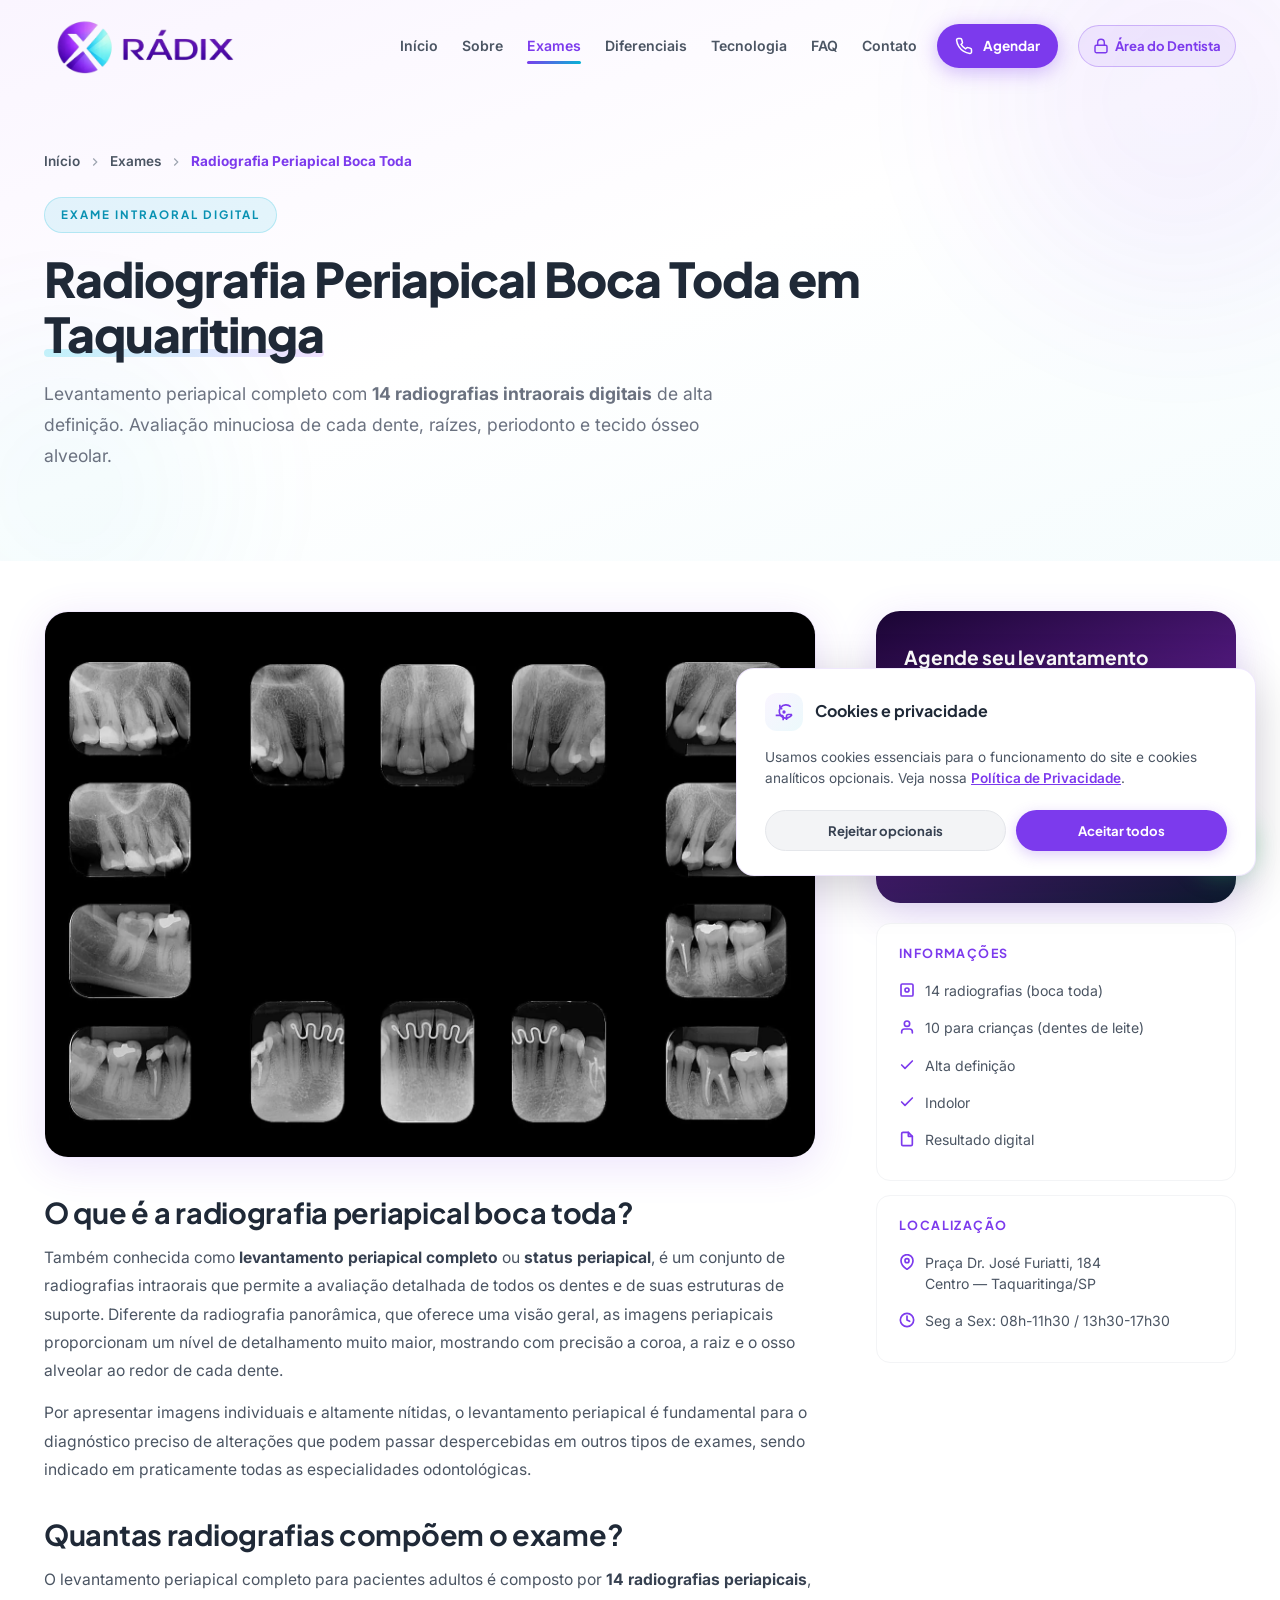
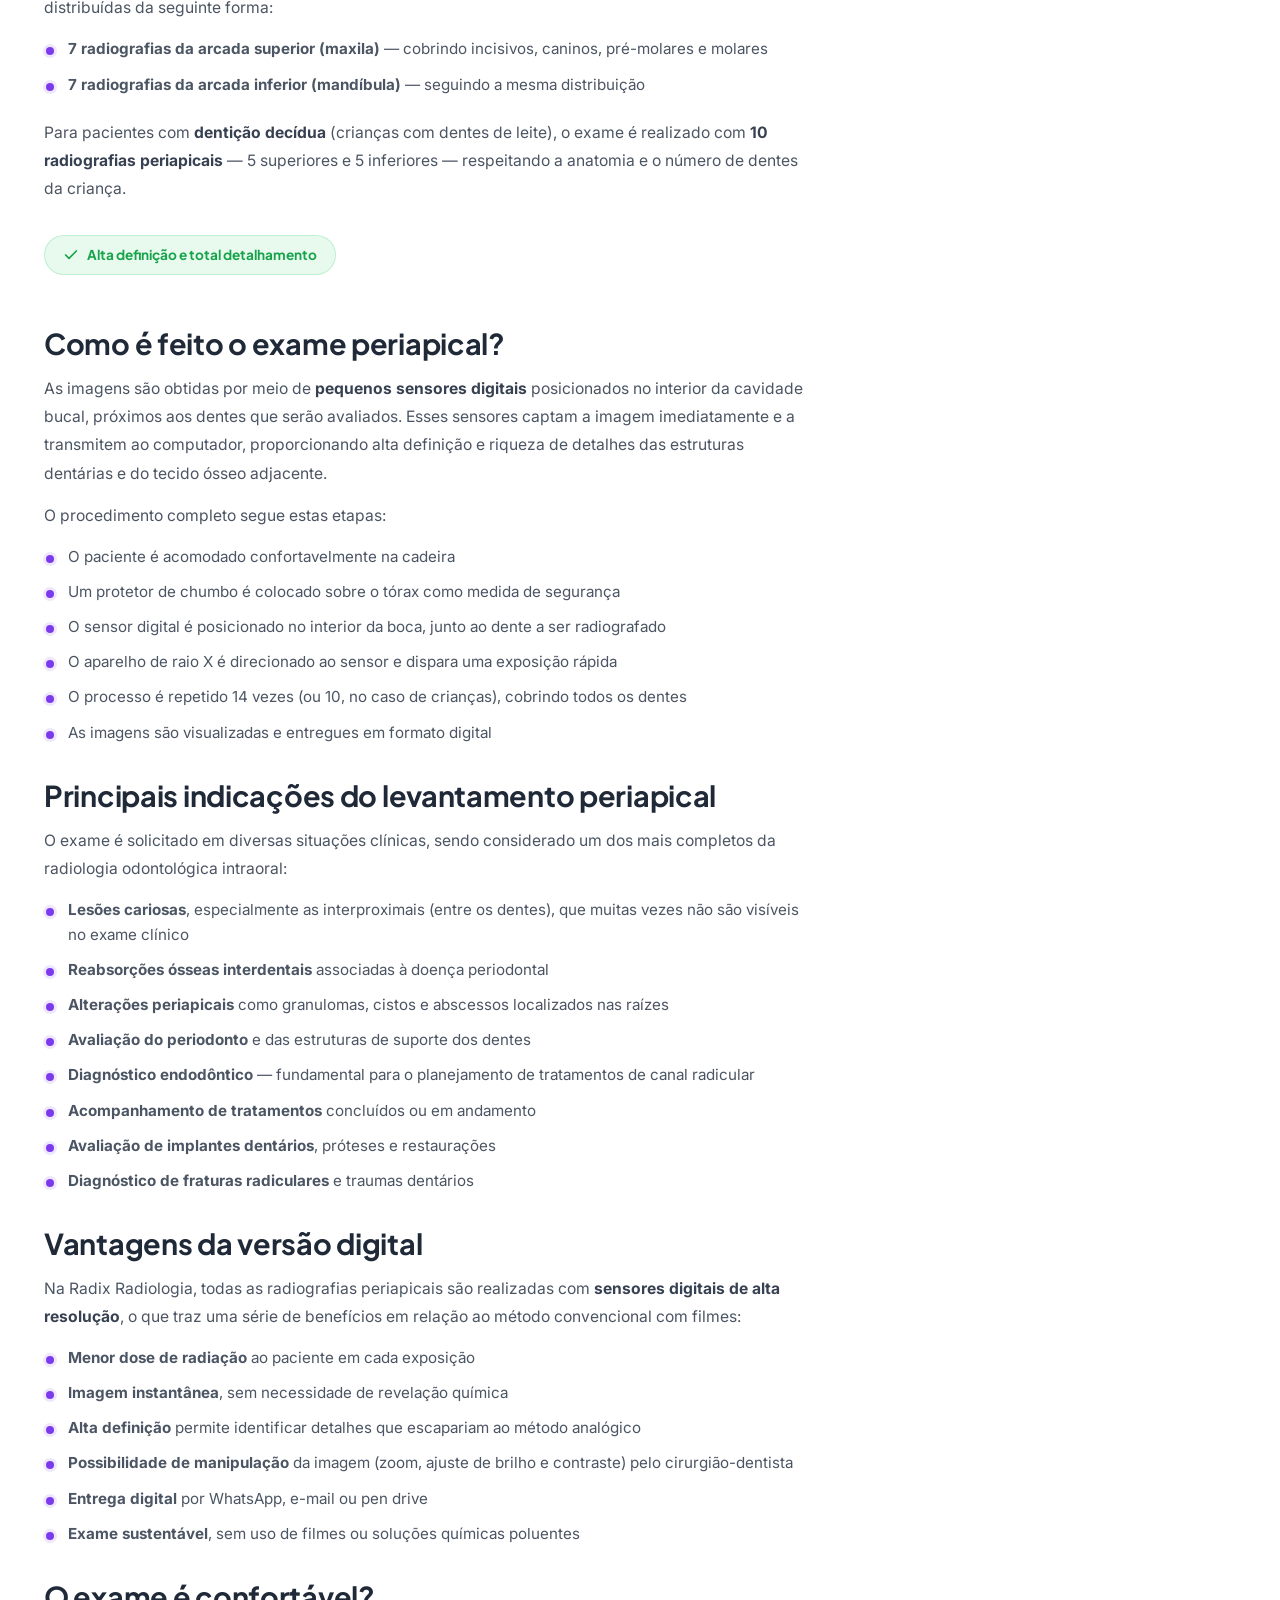
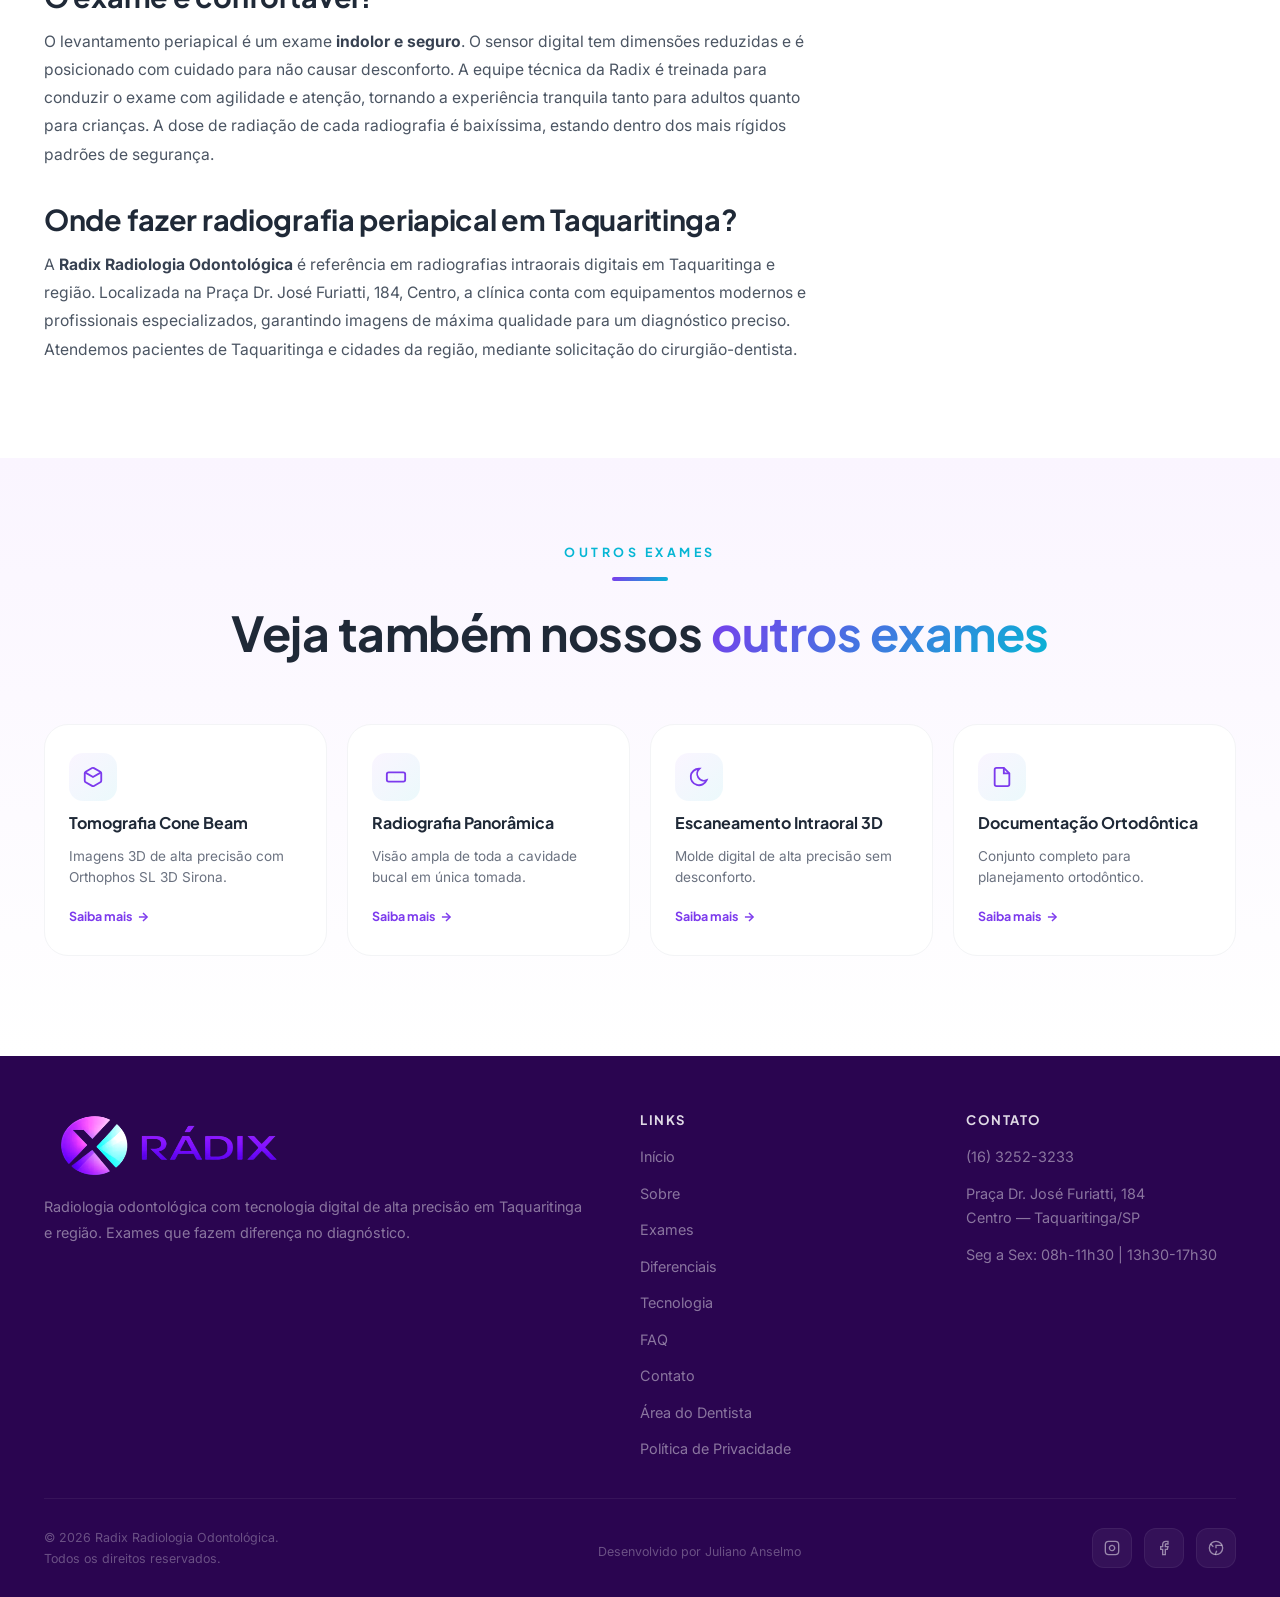
<file: exames/radiografia-periapical/index.html>
﻿<!DOCTYPE html>
<html lang="pt-BR">
<head>
    <meta charset="UTF-8">
    <meta name="viewport" content="width=device-width, initial-scale=1.0, maximum-scale=5.0">
    <meta http-equiv="X-UA-Compatible" content="IE=edge">

    <title>Periapical Boca Toda Taquaritinga ⚡ 14 Radiografias Digitais HD | Radix</title>
    <meta name="description" content="✓ Levantamento periapical completo (boca toda) com 14 radiografias intraorais digitais em alta definição. Taquaritinga SP. Diagnóstico preciso de canais, cáries e periodonto. ☎ (16) 3252-3233.">
    <meta name="keywords" content="radiografia periapical Taquaritinga, periapical boca toda Taquaritinga, levantamento periapical, status periapical, radiografia intraoral Taquaritinga, raio x periapical digital, radiografia periapical completa, 14 radiografias periapicais">
    <meta name="author" content="Radix Radiologia Odontológica">
    <meta name="robots" content="index, follow, max-image-preview:large">
    <link rel="canonical" href="https://radixradiologia.com.br/exames/radiografia-periapical/">

    <meta property="og:title" content="Radiografia Periapical Boca Toda em Taquaritinga SP - Radix">
    <meta property="og:description" content="Levantamento periapical completo com 14 radiografias intraorais digitais de alta definição. Exame realizado na Radix Radiologia em Taquaritinga.">
    <meta property="og:type" content="article">
    <meta property="og:locale" content="pt_BR">
    <meta property="og:url" content="https://radixradiologia.com.br/exames/radiografia-periapical/">
    <meta property="og:site_name" content="Radix Radiologia Odontológica">
    <meta property="og:image" content="https://radixradiologia.com.br/assets/img/periapical.webp">

    <link rel="icon" type="image/webp" sizes="48x48" href="../../assets/img/favicon-48.webp">
    <link rel="icon" type="image/webp" sizes="96x96" href="../../assets/img/favicon-96.webp">
    <link rel="icon" type="image/webp" sizes="192x192" href="../../assets/img/favicon-192.webp">
    <link rel="apple-touch-icon" sizes="180x180" href="../../assets/img/apple-touch-icon.webp">
    <link rel="manifest" href="../../manifest.json">
    <meta name="theme-color" content="#7C3AED">

    <link rel="preconnect" href="https://fonts.googleapis.com">
    <link rel="preconnect" href="https://fonts.gstatic.com" crossorigin>
    <link href="https://fonts.googleapis.com/css2?family=Inter:wght@400;500;600&family=Plus+Jakarta+Sans:wght@600;700;800&display=swap" rel="stylesheet">
    <link rel="stylesheet" href="../../assets/site.css">

    <script type="application/ld+json">
    {
      "@context": "https://schema.org",
      "@type": "MedicalProcedure",
      "name": "Levantamento Periapical Completo (Boca Toda)",
      "alternateName": ["Periapical Boca Toda", "Status Periapical", "Radiografia Periapical Completa"],
      "description": "Conjunto de radiografias intraorais digitais, composto por 14 imagens periapicais (7 da arcada superior e 7 da arcada inferior), que permite a avaliação detalhada de todos os dentes, raízes, tecido ósseo alveolar e estruturas periodontais. Para pacientes com dentição decídua (dentes de leite) o exame é realizado com 10 radiografias (5 superiores + 5 inferiores). Exame em alta definição realizado na Radix Radiologia em Taquaritinga.",
      "url": "https://radixradiologia.com.br/exames/radiografia-periapical/",
      "procedureType": "https://schema.org/DiagnosticProcedure",
      "bodyLocation": "Dentes, periodonto, tecido ósseo alveolar",
      "preparation": "Não é necessário preparo prévio. Recomenda-se realizar uma boa higienização bucal antes do exame.",
      "howPerformed": "Pequenos sensores digitais são posicionados no interior da cavidade bucal, próximos aos dentes a serem avaliados. São capturadas 14 imagens periapicais cobrindo todos os dentes das arcadas superior e inferior, proporcionando alta definição das estruturas dentárias e ósseas.",
      "followup": "Imagens disponibilizadas digitalmente em poucos minutos após a captura, podendo ser enviadas por WhatsApp, e-mail ou pen drive.",
      "provider": {
        "@type": "Dentist",
        "name": "Radix Radiologia Odontológica",
        "url": "https://radixradiologia.com.br/",
        "telephone": "+55-16-3252-3233",
        "address": {
          "@type": "PostalAddress",
          "streetAddress": "Praça Dr. José Furiatti, 184",
          "addressLocality": "Taquaritinga",
          "addressRegion": "SP",
          "postalCode": "15900-000",
          "addressCountry": "BR"
        }
      }
    }
    </script>

    <script type="application/ld+json">
    {
      "@context": "https://schema.org",
      "@type": "BreadcrumbList",
      "itemListElement": [
        {"@type": "ListItem", "position": 1, "name": "Início", "item": "https://radixradiologia.com.br/"},
        {"@type": "ListItem", "position": 2, "name": "Exames", "item": "https://radixradiologia.com.br/#exames"},
        {"@type": "ListItem", "position": 3, "name": "Radiografia Periapical Boca Toda", "item": "https://radixradiologia.com.br/exames/radiografia-periapical/"}
      ]
    }
    </script>
</head>
<body>

<a href="#conteudo" class="skip-link">Ir para o conteúdo principal</a>

<header class="header" id="header">
    <div class="container header-inner">
        <a href="../../index.html" aria-label="Radix Radiologia Odontológica - Página inicial"><img src="../../assets/img/logo.webp" alt="Logo Radix Radiologia Odontológica" class="header-logo" width="240" height="56"></a>
        <nav class="nav">
            <a href="../../index.html#inicio">Início</a>
            <a href="../../index.html#sobre">Sobre</a>
            <a href="../../index.html#exames" class="active">Exames</a>
            <a href="../../index.html#diferenciais">Diferenciais</a>
            <a href="../../index.html#tecnologia">Tecnologia</a>
            <a href="../../index.html#faq">FAQ</a>
            <a href="../../index.html#contato">Contato</a>
        </nav>
        <a href="https://wa.me/551632523233?text=Ol%C3%A1%2C%20gostaria%20de%20fazer%20um%20levantamento%20periapical%20%28boca%20toda%29." class="btn btn-primary h-cta" target="_blank" rel="noopener">
            <svg viewBox="0 0 24 24" fill="none" stroke="currentColor" stroke-width="2"><path d="M22 16.92v3a2 2 0 01-2.18 2 19.79 19.79 0 01-8.63-3.07 19.5 19.5 0 01-6-6 19.79 19.79 0 01-3.07-8.67A2 2 0 014.11 2h3a2 2 0 012 1.72c.127.96.361 1.903.7 2.81a2 2 0 01-.45 2.11L8.09 9.91a16 16 0 006 6l1.27-1.27a2 2 0 012.11-.45c.907.339 1.85.573 2.81.7A2 2 0 0122 16.92z"/></svg>
            Agendar
        </a>
        <a href="../../area-dentista/index.html" class="h-dentista">
            <svg viewBox="0 0 24 24" fill="none" stroke="currentColor" stroke-width="2.2"><rect x="3" y="11" width="18" height="11" rx="2"/><path d="M7 11V7a5 5 0 0110 0v4"/></svg>
            Área do Dentista
        </a>
        <button class="ham" id="ham" aria-label="Menu"><span></span><span></span><span></span></button>
    </div>
</header>

<div class="mob-menu" id="mob-menu">
    <a href="../../index.html#inicio">Início</a>
    <a href="../../index.html#sobre">Sobre</a>
    <a href="../../index.html#exames">Exames</a>
    <a href="../../index.html#diferenciais">Diferenciais</a>
    <a href="../../index.html#tecnologia">Tecnologia</a>
    <a href="../../index.html#faq">FAQ</a>
    <a href="../../index.html#contato">Contato</a>
    <a href="../../area-dentista/index.html" class="nav-cta">
        <svg viewBox="0 0 24 24" fill="none" stroke="currentColor" stroke-width="2.2"><rect x="3" y="11" width="18" height="11" rx="2"/><path d="M7 11V7a5 5 0 0110 0v4"/></svg>
        Área do Dentista
    </a>
    <a href="https://wa.me/551632523233?text=Ol%C3%A1%2C%20gostaria%20de%20fazer%20um%20levantamento%20periapical%20%28boca%20toda%29." class="btn btn-wa" target="_blank" rel="noopener">
        <svg viewBox="0 0 24 24" fill="currentColor"><path d="M17.472 14.382c-.297-.149-1.758-.867-2.03-.967-.273-.099-.471-.148-.67.15-.197.297-.767.966-.94 1.164-.173.199-.347.223-.644.075-.297-.15-1.255-.463-2.39-1.475-.883-.788-1.48-1.761-1.653-2.059-.173-.297-.018-.458.13-.606.134-.133.298-.347.446-.52.149-.174.198-.298.298-.497.099-.198.05-.371-.025-.52-.075-.149-.669-1.612-.916-2.207-.242-.579-.487-.5-.669-.51-.173-.008-.371-.01-.57-.01-.198 0-.52.074-.792.372-.272.297-1.04 1.016-1.04 2.479 0 1.462 1.065 2.875 1.213 3.074.149.198 2.096 3.2 5.077 4.487.709.306 1.262.489 1.694.625.712.227 1.36.195 1.871.118.571-.085 1.758-.719 2.006-1.413.248-.694.248-1.289.173-1.413-.074-.124-.272-.198-.57-.347m-5.421 7.403h-.004a9.87 9.87 0 01-5.031-1.378l-.361-.214-3.741.982.998-3.648-.235-.374a9.86 9.86 0 01-1.51-5.26c.001-5.45 4.436-9.884 9.888-9.884 2.64 0 5.122 1.03 6.988 2.898a9.825 9.825 0 012.893 6.994c-.003 5.45-4.437 9.884-9.885 9.884m8.413-18.297A11.815 11.815 0 0012.05 0C5.495 0 .16 5.335.157 11.892c0 2.096.547 4.142 1.588 5.945L.057 24l6.305-1.654a11.882 11.882 0 005.683 1.448h.005c6.554 0 11.89-5.335 11.893-11.893a11.821 11.821 0 00-3.48-8.413z"/></svg>
        Agendar pelo WhatsApp
    </a>
</div>

<main id="conteudo">

<section class="ex-hero">
    <div class="ex-hero-bg">
        <div class="ex-hero-orb ex-hero-orb-1"></div>
        <div class="ex-hero-orb ex-hero-orb-2"></div>
    </div>
    <div class="container">
        <div class="ex-hero-inner">
            <nav class="breadcrumb" aria-label="Você está em:">
                <a href="../../index.html">Início</a>
                <svg viewBox="0 0 24 24" fill="none" stroke="currentColor" stroke-width="2"><polyline points="9 18 15 12 9 6"/></svg>
                <a href="../../index.html#exames">Exames</a>
                <svg viewBox="0 0 24 24" fill="none" stroke="currentColor" stroke-width="2"><polyline points="9 18 15 12 9 6"/></svg>
                <span aria-current="page">Radiografia Periapical Boca Toda</span>
            </nav>

            <span class="exam-tag">Exame intraoral digital</span>
            <h1>Radiografia Periapical Boca Toda em <em>Taquaritinga</em></h1>
            <p class="ex-hero-sub">Levantamento periapical completo com <strong>14 radiografias intraorais digitais</strong> de alta definição. Avaliação minuciosa de cada dente, raízes, periodonto e tecido ósseo alveolar.</p>
        </div>
    </div>
</section>

<section class="ex-content">
    <div class="container">
        <div class="ex-content-grid">

            <article class="ex-text">
                <div class="ex-image">
                    <img src="../../assets/img/periapical.webp" alt="Levantamento periapical completo com 14 radiografias intraorais digitais boca toda - Radix Taquaritinga" loading="lazy">
                </div>

                <h2>O que é a radiografia periapical boca toda?</h2>
                <p>Também conhecida como <strong>levantamento periapical completo</strong> ou <strong>status periapical</strong>, é um conjunto de radiografias intraorais que permite a avaliação detalhada de todos os dentes e de suas estruturas de suporte. Diferente da radiografia panorâmica, que oferece uma visão geral, as imagens periapicais proporcionam um nível de detalhamento muito maior, mostrando com precisão a coroa, a raiz e o osso alveolar ao redor de cada dente.</p>
                <p>Por apresentar imagens individuais e altamente nítidas, o levantamento periapical é fundamental para o diagnóstico preciso de alterações que podem passar despercebidas em outros tipos de exames, sendo indicado em praticamente todas as especialidades odontológicas.</p>

                <h2>Quantas radiografias compõem o exame?</h2>
                <p>O levantamento periapical completo para pacientes adultos é composto por <strong>14 radiografias periapicais</strong>, distribuídas da seguinte forma:</p>
                <ul>
                    <li><strong>7 radiografias da arcada superior (maxila)</strong> — cobrindo incisivos, caninos, pré-molares e molares</li>
                    <li><strong>7 radiografias da arcada inferior (mandíbula)</strong> — seguindo a mesma distribuição</li>
                </ul>
                <p>Para pacientes com <strong>dentição decídua</strong> (crianças com dentes de leite), o exame é realizado com <strong>10 radiografias periapicais</strong> — 5 superiores e 5 inferiores — respeitando a anatomia e o número de dentes da criança.</p>

                <div class="ex-quick-badge">
                    <svg viewBox="0 0 24 24" fill="none" stroke="currentColor" stroke-width="2.5" stroke-linecap="round" stroke-linejoin="round"><polyline points="20 6 9 17 4 12"/></svg>
                    Alta definição e total detalhamento
                </div>

                <h2>Como é feito o exame periapical?</h2>
                <p>As imagens são obtidas por meio de <strong>pequenos sensores digitais</strong> posicionados no interior da cavidade bucal, próximos aos dentes que serão avaliados. Esses sensores captam a imagem imediatamente e a transmitem ao computador, proporcionando alta definição e riqueza de detalhes das estruturas dentárias e do tecido ósseo adjacente.</p>
                <p>O procedimento completo segue estas etapas:</p>
                <ul>
                    <li>O paciente é acomodado confortavelmente na cadeira</li>
                    <li>Um protetor de chumbo é colocado sobre o tórax como medida de segurança</li>
                    <li>O sensor digital é posicionado no interior da boca, junto ao dente a ser radiografado</li>
                    <li>O aparelho de raio X é direcionado ao sensor e dispara uma exposição rápida</li>
                    <li>O processo é repetido 14 vezes (ou 10, no caso de crianças), cobrindo todos os dentes</li>
                    <li>As imagens são visualizadas e entregues em formato digital</li>
                </ul>

                <h2>Principais indicações do levantamento periapical</h2>
                <p>O exame é solicitado em diversas situações clínicas, sendo considerado um dos mais completos da radiologia odontológica intraoral:</p>
                <ul>
                    <li><strong>Lesões cariosas</strong>, especialmente as interproximais (entre os dentes), que muitas vezes não são visíveis no exame clínico</li>
                    <li><strong>Reabsorções ósseas interdentais</strong> associadas à doença periodontal</li>
                    <li><strong>Alterações periapicais</strong> como granulomas, cistos e abscessos localizados nas raízes</li>
                    <li><strong>Avaliação do periodonto</strong> e das estruturas de suporte dos dentes</li>
                    <li><strong>Diagnóstico endodôntico</strong> — fundamental para o planejamento de tratamentos de canal radicular</li>
                    <li><strong>Acompanhamento de tratamentos</strong> concluídos ou em andamento</li>
                    <li><strong>Avaliação de implantes dentários</strong>, próteses e restaurações</li>
                    <li><strong>Diagnóstico de fraturas radiculares</strong> e traumas dentários</li>
                </ul>

                <h2>Vantagens da versão digital</h2>
                <p>Na Radix Radiologia, todas as radiografias periapicais são realizadas com <strong>sensores digitais de alta resolução</strong>, o que traz uma série de benefícios em relação ao método convencional com filmes:</p>
                <ul>
                    <li><strong>Menor dose de radiação</strong> ao paciente em cada exposição</li>
                    <li><strong>Imagem instantânea</strong>, sem necessidade de revelação química</li>
                    <li><strong>Alta definição</strong> permite identificar detalhes que escapariam ao método analógico</li>
                    <li><strong>Possibilidade de manipulação</strong> da imagem (zoom, ajuste de brilho e contraste) pelo cirurgião-dentista</li>
                    <li><strong>Entrega digital</strong> por WhatsApp, e-mail ou pen drive</li>
                    <li><strong>Exame sustentável</strong>, sem uso de filmes ou soluções químicas poluentes</li>
                </ul>

                <h2>O exame é confortável?</h2>
                <p>O levantamento periapical é um exame <strong>indolor e seguro</strong>. O sensor digital tem dimensões reduzidas e é posicionado com cuidado para não causar desconforto. A equipe técnica da Radix é treinada para conduzir o exame com agilidade e atenção, tornando a experiência tranquila tanto para adultos quanto para crianças. A dose de radiação de cada radiografia é baixíssima, estando dentro dos mais rígidos padrões de segurança.</p>

                <h2>Onde fazer radiografia periapical em Taquaritinga?</h2>
                <p>A <strong>Radix Radiologia Odontológica</strong> é referência em radiografias intraorais digitais em Taquaritinga e região. Localizada na Praça Dr. José Furiatti, 184, Centro, a clínica conta com equipamentos modernos e profissionais especializados, garantindo imagens de máxima qualidade para um diagnóstico preciso. Atendemos pacientes de Taquaritinga e cidades da região, mediante solicitação do cirurgião-dentista.</p>
            </article>

            <aside class="ex-sidebar">
                <div class="ex-sidebar-card">
                    <h3>Agende seu levantamento periapical</h3>
                    <p>Fale conosco pelo WhatsApp e tire suas dúvidas ou marque seu exame.</p>
                    <a href="https://wa.me/551632523233?text=Ol%C3%A1%2C%20gostaria%20de%20fazer%20um%20levantamento%20periapical%20%28boca%20toda%29." class="btn btn-wa" target="_blank" rel="noopener">
                        <svg viewBox="0 0 24 24" fill="currentColor"><path d="M17.472 14.382c-.297-.149-1.758-.867-2.03-.967-.273-.099-.471-.148-.67.15-.197.297-.767.966-.94 1.164-.173.199-.347.223-.644.075-.297-.15-1.255-.463-2.39-1.475-.883-.788-1.48-1.761-1.653-2.059-.173-.297-.018-.458.13-.606.134-.133.298-.347.446-.52.149-.174.198-.298.298-.497.099-.198.05-.371-.025-.52-.075-.149-.669-1.612-.916-2.207-.242-.579-.487-.5-.669-.51-.173-.008-.371-.01-.57-.01-.198 0-.52.074-.792.372-.272.297-1.04 1.016-1.04 2.479 0 1.462 1.065 2.875 1.213 3.074.149.198 2.096 3.2 5.077 4.487.709.306 1.262.489 1.694.625.712.227 1.36.195 1.871.118.571-.085 1.758-.719 2.006-1.413.248-.694.248-1.289.173-1.413-.074-.124-.272-.198-.57-.347m-5.421 7.403h-.004a9.87 9.87 0 01-5.031-1.378l-.361-.214-3.741.982.998-3.648-.235-.374a9.86 9.86 0 01-1.51-5.26c.001-5.45 4.436-9.884 9.888-9.884 2.64 0 5.122 1.03 6.988 2.898a9.825 9.825 0 012.893 6.994c-.003 5.45-4.437 9.884-9.885 9.884m8.413-18.297A11.815 11.815 0 0012.05 0C5.495 0 .16 5.335.157 11.892c0 2.096.547 4.142 1.588 5.945L.057 24l6.305-1.654a11.882 11.882 0 005.683 1.448h.005c6.554 0 11.89-5.335 11.893-11.893a11.821 11.821 0 00-3.48-8.413z"/></svg>
                        Falar pelo WhatsApp
                    </a>
                    <div class="ex-sidebar-info">
                        <svg viewBox="0 0 24 24" fill="none" stroke="currentColor" stroke-width="2"><path d="M22 16.92v3a2 2 0 01-2.18 2 19.79 19.79 0 01-8.63-3.07 19.5 19.5 0 01-6-6 19.79 19.79 0 01-3.07-8.67A2 2 0 014.11 2h3a2 2 0 012 1.72c.127.96.361 1.903.7 2.81a2 2 0 01-.45 2.11L8.09 9.91a16 16 0 006 6l1.27-1.27a2 2 0 012.11-.45c.907.339 1.85.573 2.81.7A2 2 0 0122 16.92z"/></svg>
                        (16) 3252-3233
                    </div>
                </div>

                <div class="ex-info-card">
                    <h4>Informações</h4>
                    <ul>
                        <li><svg viewBox="0 0 24 24" fill="none" stroke="currentColor" stroke-width="2.5" stroke-linecap="round" stroke-linejoin="round"><rect x="3" y="3" width="18" height="18" rx="2"/><circle cx="12" cy="12" r="3"/></svg>14 radiografias (boca toda)</li>
                        <li><svg viewBox="0 0 24 24" fill="none" stroke="currentColor" stroke-width="2.5" stroke-linecap="round" stroke-linejoin="round"><path d="M20 21v-2a4 4 0 00-4-4H8a4 4 0 00-4 4v2"/><circle cx="12" cy="7" r="4"/></svg>10 para crianças (dentes de leite)</li>
                        <li><svg viewBox="0 0 24 24" fill="none" stroke="currentColor" stroke-width="2.5" stroke-linecap="round" stroke-linejoin="round"><polyline points="20 6 9 17 4 12"/></svg>Alta definição</li>
                        <li><svg viewBox="0 0 24 24" fill="none" stroke="currentColor" stroke-width="2.5" stroke-linecap="round" stroke-linejoin="round"><polyline points="20 6 9 17 4 12"/></svg>Indolor</li>
                        <li><svg viewBox="0 0 24 24" fill="none" stroke="currentColor" stroke-width="2.5" stroke-linecap="round" stroke-linejoin="round"><path d="M14 2H6a2 2 0 00-2 2v16a2 2 0 002 2h12a2 2 0 002-2V8z"/><polyline points="14 2 14 8 20 8"/></svg>Resultado digital</li>
                    </ul>
                </div>

                <div class="ex-info-card">
                    <h4>Localização</h4>
                    <ul>
                        <li><svg viewBox="0 0 24 24" fill="none" stroke="currentColor" stroke-width="2.5" stroke-linecap="round" stroke-linejoin="round"><path d="M21 10c0 7-9 13-9 13s-9-6-9-13a9 9 0 0118 0z"/><circle cx="12" cy="10" r="3"/></svg>Praça Dr. José Furiatti, 184<br>Centro — Taquaritinga/SP</li>
                        <li><svg viewBox="0 0 24 24" fill="none" stroke="currentColor" stroke-width="2.5" stroke-linecap="round" stroke-linejoin="round"><circle cx="12" cy="12" r="10"/><polyline points="12 6 12 12 16 14"/></svg>Seg a Sex: 08h-11h30 / 13h30-17h30</li>
                    </ul>
                </div>
            </aside>

        </div>
    </div>
</section>

<section class="related">
    <div class="container">
        <div class="section-header anim">
            <span class="section-label">Outros Exames</span>
            <div class="grad-line grad-line-c"></div>
            <h2 class="section-title">Veja também nossos <span class="grad-text">outros exames</span></h2>
        </div>
        <div class="related-grid">
            <a href="../tomografia-odontologica/index.html" class="related-card anim">
                <div class="related-icon"><svg viewBox="0 0 24 24" fill="none" stroke="currentColor" stroke-width="2"><path d="M21 16V8a2 2 0 00-1-1.73l-7-4a2 2 0 00-2 0l-7 4A2 2 0 003 8v8a2 2 0 001 1.73l7 4a2 2 0 002 0l7-4A2 2 0 0021 16z"/><polyline points="3.27 6.96 12 12.01 20.73 6.96"/></svg></div>
                <h3>Tomografia Cone Beam</h3>
                <p>Imagens 3D de alta precisão com Orthophos SL 3D Sirona.</p>
                <span>Saiba mais <svg viewBox="0 0 24 24" fill="none" stroke="currentColor" stroke-width="2.5"><line x1="5" y1="12" x2="19" y2="12"/><polyline points="12 5 19 12 12 19"/></svg></span>
            </a>
            <a href="../radiografia-panoramica/index.html" class="related-card anim">
                <div class="related-icon"><svg viewBox="0 0 24 24" fill="none" stroke="currentColor" stroke-width="2"><rect x="2" y="7" width="20" height="10" rx="2"/><path d="M6 12h.01M10 12h.01M14 12h.01M18 12h.01"/></svg></div>
                <h3>Radiografia Panorâmica</h3>
                <p>Visão ampla de toda a cavidade bucal em única tomada.</p>
                <span>Saiba mais <svg viewBox="0 0 24 24" fill="none" stroke="currentColor" stroke-width="2.5"><line x1="5" y1="12" x2="19" y2="12"/><polyline points="12 5 19 12 12 19"/></svg></span>
            </a>
            <a href="../escaneamento-intraoral-3d/index.html" class="related-card anim">
                <div class="related-icon"><svg viewBox="0 0 24 24" fill="none" stroke="currentColor" stroke-width="2"><path d="M12 3c.132 0 .263 0 .393 0a7.5 7.5 0 007.92 12.446A9 9 0 1112 3z"/></svg></div>
                <h3>Escaneamento Intraoral 3D</h3>
                <p>Molde digital de alta precisão sem desconforto.</p>
                <span>Saiba mais <svg viewBox="0 0 24 24" fill="none" stroke="currentColor" stroke-width="2.5"><line x1="5" y1="12" x2="19" y2="12"/><polyline points="12 5 19 12 12 19"/></svg></span>
            </a>
            <a href="../documentacao-ortodontica/index.html" class="related-card anim">
                <div class="related-icon"><svg viewBox="0 0 24 24" fill="none" stroke="currentColor" stroke-width="2"><path d="M14 2H6a2 2 0 00-2 2v16a2 2 0 002 2h12a2 2 0 002-2V8z"/><polyline points="14 2 14 8 20 8"/></svg></div>
                <h3>Documentação Ortodôntica</h3>
                <p>Conjunto completo para planejamento ortodôntico.</p>
                <span>Saiba mais <svg viewBox="0 0 24 24" fill="none" stroke="currentColor" stroke-width="2.5"><line x1="5" y1="12" x2="19" y2="12"/><polyline points="12 5 19 12 12 19"/></svg></span>
            </a>
        </div>
    </div>
</section>

</main>

<footer class="footer">
    <div class="container">
        <div class="ft-inner">
            <div class="ft-brand">
                <img src="../../assets/img/logo.webp" alt="Radix Radiologia Odontológica - Taquaritinga SP" class="ft-logo" width="240" height="64" loading="lazy">
                <p>Radiologia odontológica com tecnologia digital de alta precisão em Taquaritinga e região. Exames que fazem diferença no diagnóstico.</p>
            </div>
            <div>
                <h4 class="ft-title">Links</h4>
                <div class="ft-links">
                    <a href="../../index.html#inicio">Início</a><a href="../../index.html#sobre">Sobre</a><a href="../../index.html#exames">Exames</a><a href="../../index.html#diferenciais">Diferenciais</a><a href="../../index.html#tecnologia">Tecnologia</a><a href="../../index.html#faq">FAQ</a><a href="../../index.html#contato">Contato</a><a href="../../area-dentista/index.html">Área do Dentista</a><a href="../../politica-privacidade.html">Política de Privacidade</a>
                </div>
            </div>
            <div>
                <h4 class="ft-title">Contato</h4>
                <div class="ft-links">
                    <a href="tel:+551632523233">(16) 3252-3233</a>
                    <span style="color:rgba(255,255,255,.45);font-size:.9rem">Praça Dr. José Furiatti, 184<br>Centro — Taquaritinga/SP</span>
                    <span style="color:rgba(255,255,255,.45);font-size:.9rem">Seg a Sex: 08h-11h30 | 13h30-17h30</span>
                </div>
            </div>
        </div>
        <div class="ft-bottom">
            <p>&copy; 2026 Radix Radiologia Odontológica. Todos os direitos reservados.</p>
            <p class="footer-dev"><a href="https://sartorialab.github.io/portifolio/" target="_blank" rel="noopener">Desenvolvido por Juliano Anselmo</a></p>
            <div class="ft-social">
                <a href="https://www.instagram.com/radixtaqua/" target="_blank" rel="noopener" aria-label="Instagram da Radix"><svg viewBox="0 0 24 24" fill="none" stroke="currentColor" stroke-width="2"><rect x="2" y="2" width="20" height="20" rx="5"/><path d="M16 11.37A4 4 0 1112.63 8 4 4 0 0116 11.37z"/><line x1="17.5" y1="6.5" x2="17.51" y2="6.5"/></svg></a>
                <a href="https://www.facebook.com/Radixtaquaritinga/" target="_blank" rel="noopener" aria-label="Facebook da Radix"><svg viewBox="0 0 24 24" fill="none" stroke="currentColor" stroke-width="2"><path d="M18 2h-3a5 5 0 00-5 5v3H7v4h3v8h4v-8h3l1-4h-4V7a1 1 0 011-1h3z"/></svg></a>
                <a href="https://share.google/LmcCicm81DKJE3XwU" target="_blank" rel="noopener" aria-label="Radix no Google"><svg viewBox="0 0 24 24" fill="none" stroke="currentColor" stroke-width="2"><circle cx="12" cy="12" r="10"/><path d="M21.17 8H12V12.5"/><path d="M3.95 6.06L8 10"/><path d="M10.88 21.94L13 16"/></svg></a>
            </div>
        </div>
    </div>
</footer>

<a href="https://wa.me/551632523233?text=Ol%C3%A1%2C%20gostaria%20de%20fazer%20um%20levantamento%20periapical%20%28boca%20toda%29." class="wa-float" target="_blank" rel="noopener" aria-label="WhatsApp">
    <svg viewBox="0 0 24 24" fill="currentColor"><path d="M17.472 14.382c-.297-.149-1.758-.867-2.03-.967-.273-.099-.471-.148-.67.15-.197.297-.767.966-.94 1.164-.173.199-.347.223-.644.075-.297-.15-1.255-.463-2.39-1.475-.883-.788-1.48-1.761-1.653-2.059-.173-.297-.018-.458.13-.606.134-.133.298-.347.446-.52.149-.174.198-.298.298-.497.099-.198.05-.371-.025-.52-.075-.149-.669-1.612-.916-2.207-.242-.579-.487-.5-.669-.51-.173-.008-.371-.01-.57-.01-.198 0-.52.074-.792.372-.272.297-1.04 1.016-1.04 2.479 0 1.462 1.065 2.875 1.213 3.074.149.198 2.096 3.2 5.077 4.487.709.306 1.262.489 1.694.625.712.227 1.36.195 1.871.118.571-.085 1.758-.719 2.006-1.413.248-.694.248-1.289.173-1.413-.074-.124-.272-.198-.57-.347m-5.421 7.403h-.004a9.87 9.87 0 01-5.031-1.378l-.361-.214-3.741.982.998-3.648-.235-.374a9.86 9.86 0 01-1.51-5.26c.001-5.45 4.436-9.884 9.888-9.884 2.64 0 5.122 1.03 6.988 2.898a9.825 9.825 0 012.893 6.994c-.003 5.45-4.437 9.884-9.885 9.884m8.413-18.297A11.815 11.815 0 0012.05 0C5.495 0 .16 5.335.157 11.892c0 2.096.547 4.142 1.588 5.945L.057 24l6.305-1.654a11.882 11.882 0 005.683 1.448h.005c6.554 0 11.89-5.335 11.893-11.893a11.821 11.821 0 00-3.48-8.413z"/></svg>
</a>

<div class="ck-banner" id="ck-banner" role="dialog" aria-labelledby="ck-title" aria-describedby="ck-desc">
    <div class="ck-banner-head">
        <div class="ck-banner-icon">
            <svg viewBox="0 0 24 24" fill="none" stroke="currentColor" stroke-width="2"><path d="M21.54 15H17a2 2 0 00-2 2v4.54"/><path d="M7 3.34V5a3 3 0 003 3"/><path d="M11 21.95V18a2 2 0 00-2-2H2.05"/><path d="M21.54 15a8 8 0 11-1.5-9.32"/><circle cx="12" cy="12" r="1"/></svg>
        </div>
        <h4 id="ck-title">Cookies e privacidade</h4>
    </div>
    <p id="ck-desc">Usamos cookies essenciais para o funcionamento do site e cookies analíticos opcionais. Veja nossa <a href="../../politica-privacidade.html">Política de Privacidade</a>.</p>
    <div class="ck-actions">
        <button class="ck-btn ck-btn-reject" id="ck-reject" type="button">Rejeitar opcionais</button>
        <button class="ck-btn ck-btn-accept" id="ck-accept" type="button">Aceitar todos</button>
    </div>
</div>

<script src="../../assets/site.js" defer></script>

</body>
</html>
</file>
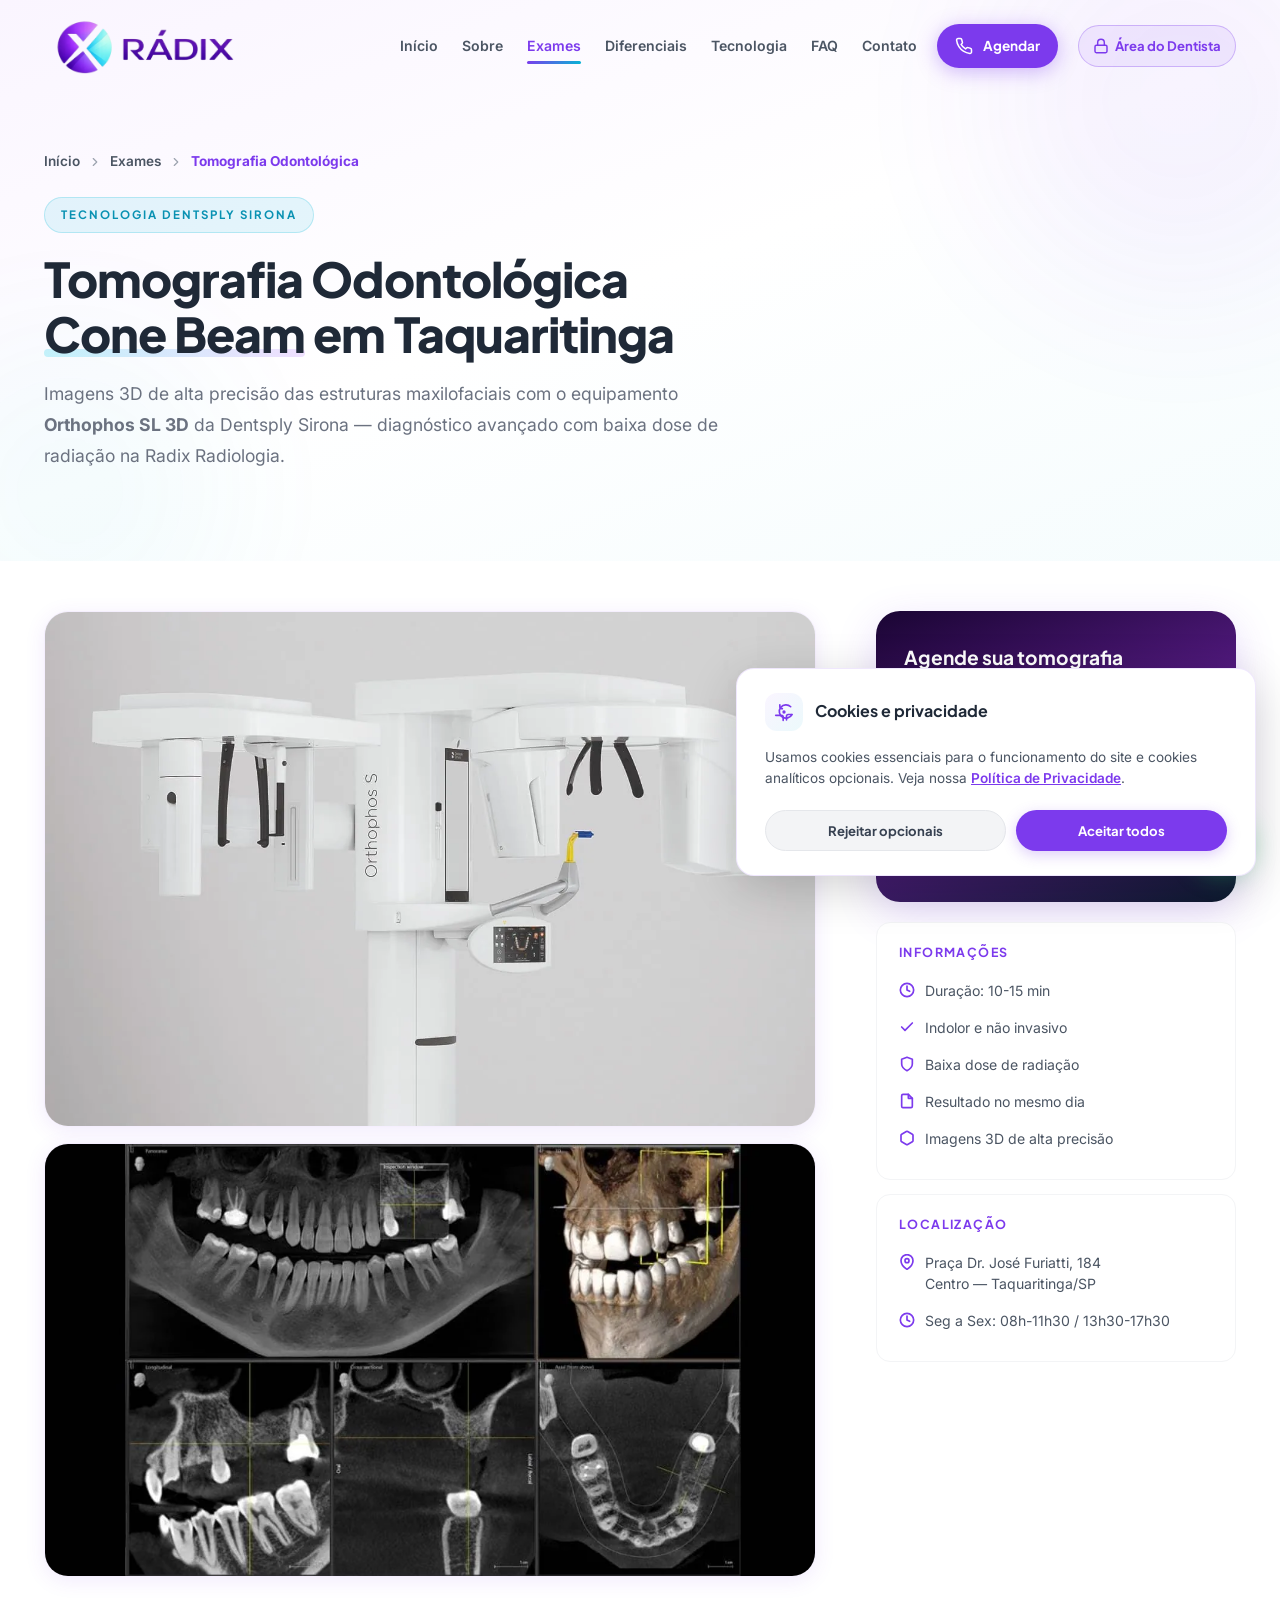
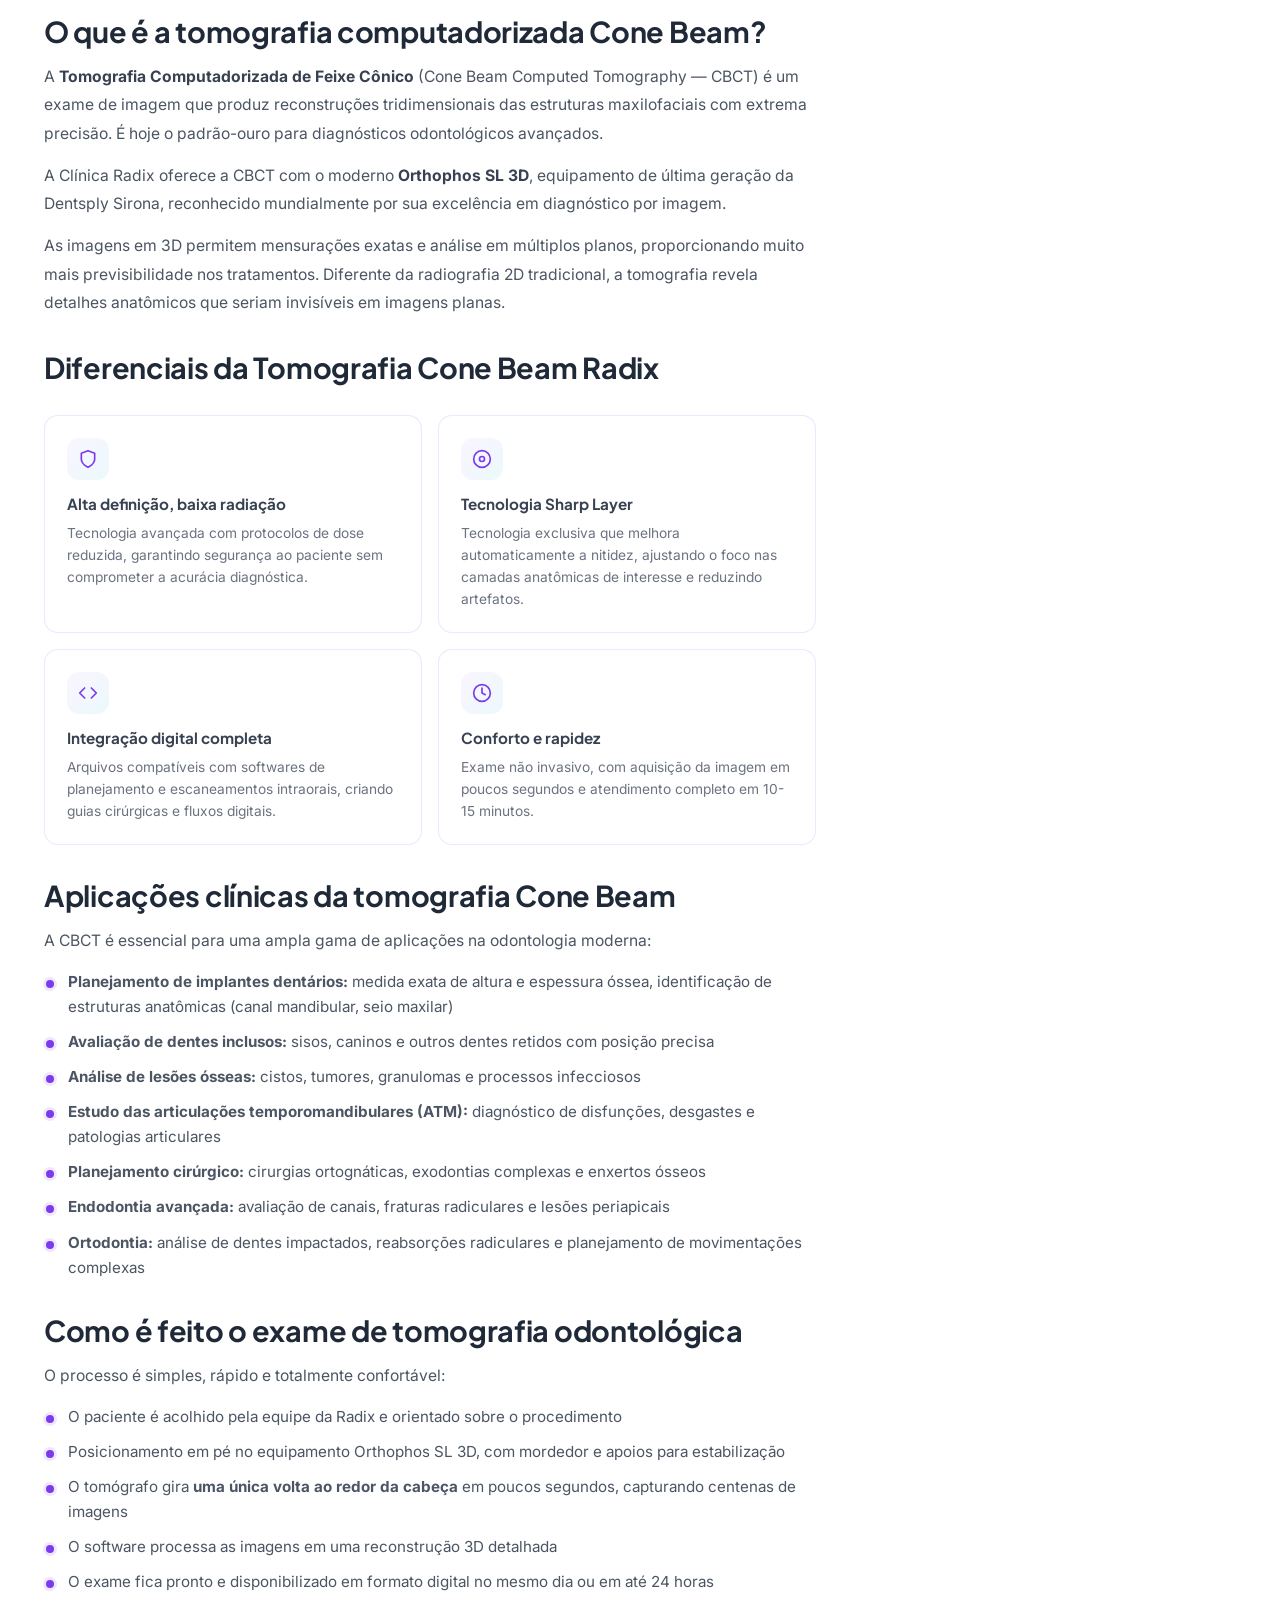
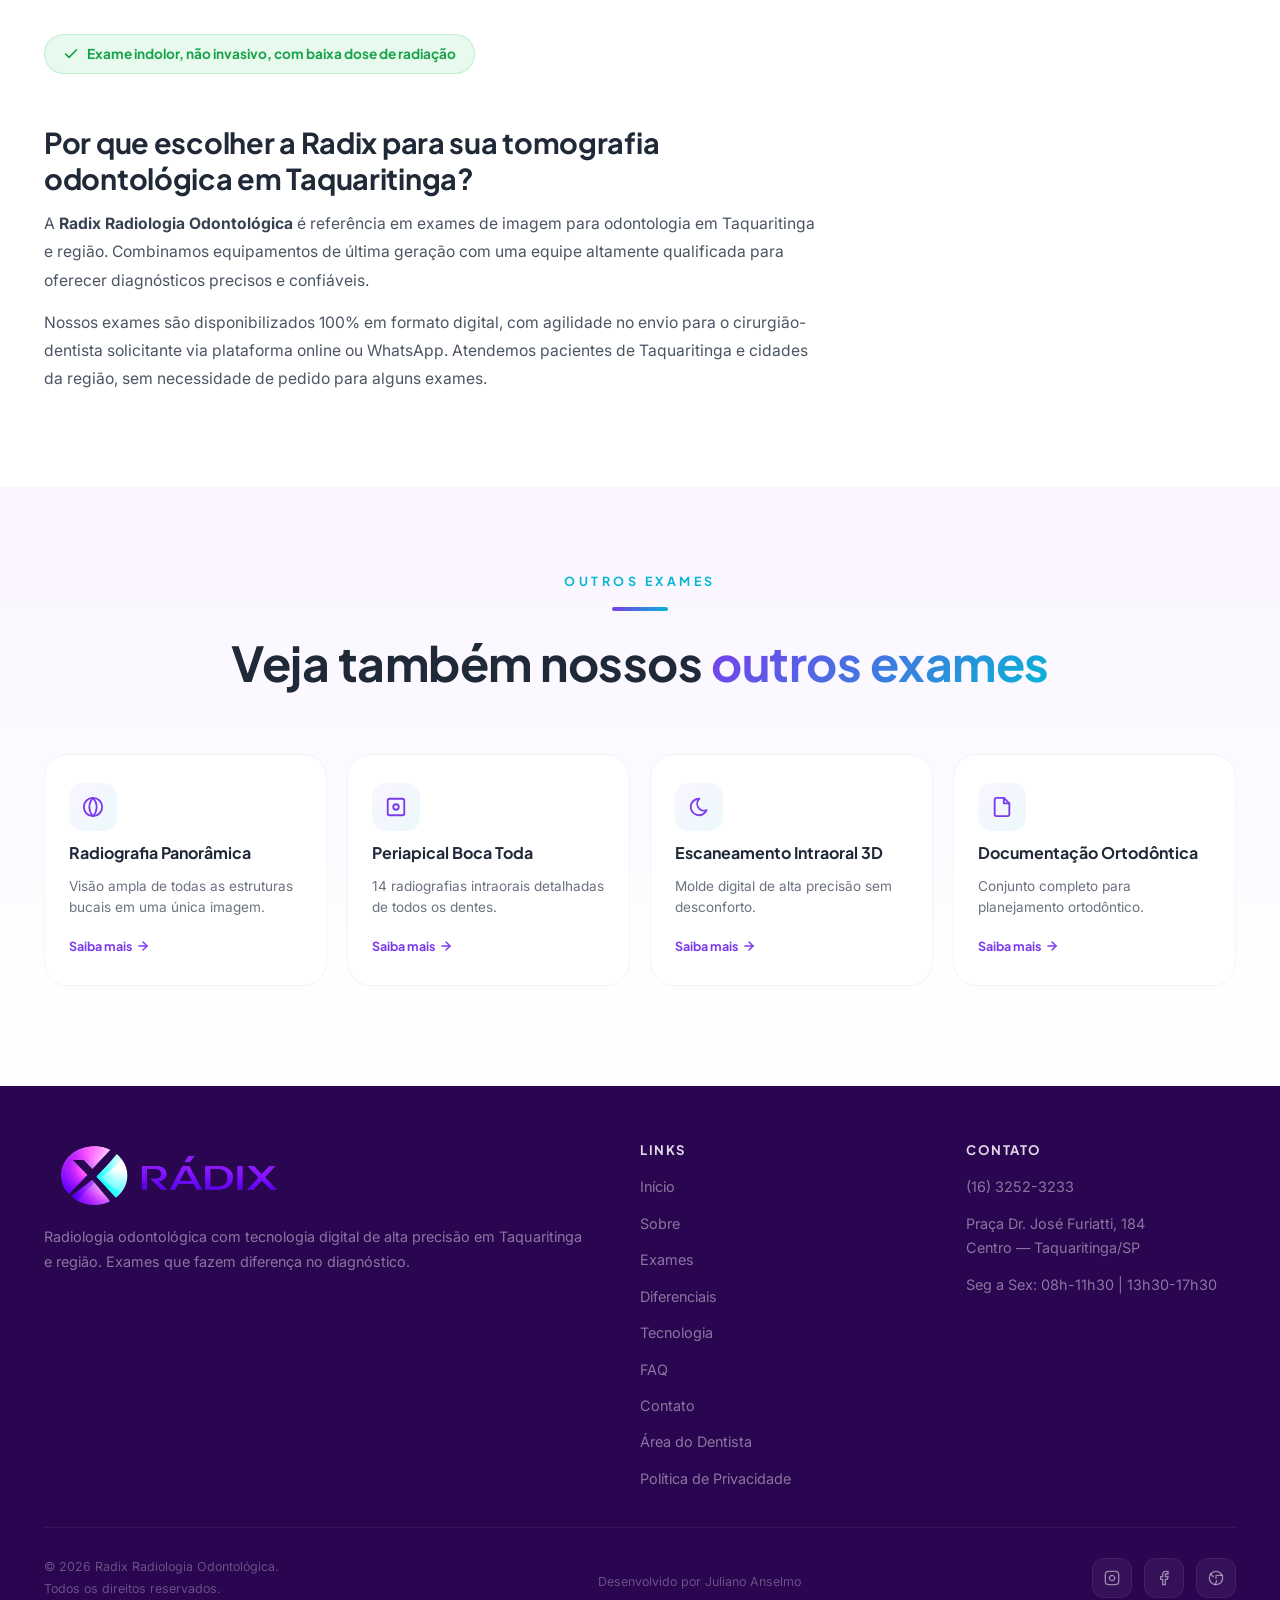
<file: exames/tomografia-odontologica/index.html>
﻿<!DOCTYPE html>
<html lang="pt-BR">
<head>
    <meta charset="UTF-8">
    <meta name="viewport" content="width=device-width, initial-scale=1.0, maximum-scale=5.0">
    <meta http-equiv="X-UA-Compatible" content="IE=edge">

    <title>Tomografia Odontológica em Taquaritinga 3D ⚡ Resultado no Mesmo Dia | Radix</title>
    <meta name="description" content="✓ Tomografia 3D Cone Beam em Taquaritinga SP com Orthophos SL 3D Sirona. Resultado no mesmo dia, baixa radiação, ideal para implantes, ATM e canais. Atendimento rápido. ☎ Agende: (16) 3252-3233.">
    <meta name="keywords" content="tomografia odontológica Taquaritinga, tomografia cone beam Taquaritinga, CBCT Taquaritinga, tomografia computadorizada odontológica, Orthophos SL 3D, tomografia 3D dentes, tomografia para implante Taquaritinga, tomografia preço Taquaritinga">
    <meta name="author" content="Radix Radiologia Odontológica">
    <meta name="robots" content="index, follow, max-image-preview:large">
    <link rel="canonical" href="https://radixradiologia.com.br/exames/tomografia-odontologica/">

    <!-- Open Graph -->
    <meta property="og:title" content="Tomografia Odontológica Cone Beam em Taquaritinga SP - Radix">
    <meta property="og:description" content="Tomografia computadorizada Cone Beam (CBCT) com Orthophos SL 3D Sirona em Taquaritinga. Imagens 3D, baixa radiação, alta precisão.">
    <meta property="og:type" content="article">
    <meta property="og:locale" content="pt_BR">
    <meta property="og:url" content="https://radixradiologia.com.br/exames/tomografia-odontologica/">
    <meta property="og:site_name" content="Radix Radiologia Odontológica">
    <meta property="og:image" content="https://radixradiologia.com.br/assets/img/tomografia.webp">

    <!-- Favicon + PWA -->
    <link rel="icon" type="image/webp" sizes="48x48" href="../../assets/img/favicon-48.webp">
    <link rel="icon" type="image/webp" sizes="96x96" href="../../assets/img/favicon-96.webp">
    <link rel="icon" type="image/webp" sizes="192x192" href="../../assets/img/favicon-192.webp">
    <link rel="apple-touch-icon" sizes="180x180" href="../../assets/img/apple-touch-icon.webp">
    <link rel="manifest" href="../../manifest.json">
    <meta name="theme-color" content="#7C3AED">

    <!-- Performance -->
    <link rel="preconnect" href="https://fonts.googleapis.com">
    <link rel="preconnect" href="https://fonts.gstatic.com" crossorigin>
    <link href="https://fonts.googleapis.com/css2?family=Inter:wght@400;500;600&family=Plus+Jakarta+Sans:wght@600;700;800&display=swap" rel="stylesheet">
    <link rel="stylesheet" href="../../assets/site.css">

    <!-- Schema.org: MedicalProcedure -->
    <script type="application/ld+json">
    {
      "@context": "https://schema.org",
      "@type": "MedicalProcedure",
      "name": "Tomografia Computadorizada Cone Beam Odontológica",
      "alternateName": ["CBCT Odontológica", "Tomografia 3D Odontológica", "Tomografia Cone Beam"],
      "description": "Exame de imagem 3D das estruturas maxilofaciais realizado com equipamento Orthophos SL 3D da Dentsply Sirona. Permite visualização tridimensional detalhada de dentes, ossos, articulações e vias anatômicas com baixa dose de radiação.",
      "url": "https://radixradiologia.com.br/exames/tomografia-odontologica/",
      "procedureType": "https://schema.org/DiagnosticProcedure",
      "bodyLocation": "Maxilofacial, dentes, mandíbula, maxila, ATM",
      "preparation": "Não é necessário jejum. Recomenda-se levar pedido do cirurgião-dentista e exames anteriores quando disponíveis.",
      "howPerformed": "O paciente é posicionado em pé no equipamento Orthophos SL 3D. O tomógrafo gira ao redor da cabeça do paciente capturando centenas de imagens em poucos segundos, que são processadas em uma reconstrução tridimensional de alta resolução.",
      "followup": "Resultados disponibilizados em formato digital no mesmo dia ou em até 24 horas, podendo ser acessados pelo paciente ou pelo dentista solicitante.",
      "provider": {
        "@type": "Dentist",
        "name": "Radix Radiologia Odontológica",
        "url": "https://radixradiologia.com.br/",
        "telephone": "+55-16-3252-3233",
        "address": {
          "@type": "PostalAddress",
          "streetAddress": "Praça Dr. José Furiatti, 184",
          "addressLocality": "Taquaritinga",
          "addressRegion": "SP",
          "postalCode": "15900-000",
          "addressCountry": "BR"
        }
      }
    }
    </script>

    <!-- Schema.org: Breadcrumb -->
    <script type="application/ld+json">
    {
      "@context": "https://schema.org",
      "@type": "BreadcrumbList",
      "itemListElement": [
        {"@type": "ListItem", "position": 1, "name": "Início", "item": "https://radixradiologia.com.br/"},
        {"@type": "ListItem", "position": 2, "name": "Exames", "item": "https://radixradiologia.com.br/#exames"},
        {"@type": "ListItem", "position": 3, "name": "Tomografia Odontológica", "item": "https://radixradiologia.com.br/exames/tomografia-odontologica/"}
      ]
    }
    </script>
</head>
<body>

<a href="#conteudo" class="skip-link">Ir para o conteúdo principal</a>

<!-- HEADER -->
<header class="header" id="header">
    <div class="container header-inner">
        <a href="../../index.html" aria-label="Radix Radiologia Odontológica - Página inicial"><img src="../../assets/img/logo.webp" alt="Logo Radix Radiologia Odontológica" class="header-logo" width="240" height="56"></a>
        <nav class="nav">
            <a href="../../index.html#inicio">Início</a>
            <a href="../../index.html#sobre">Sobre</a>
            <a href="../../index.html#exames" class="active">Exames</a>
            <a href="../../index.html#diferenciais">Diferenciais</a>
            <a href="../../index.html#tecnologia">Tecnologia</a>
            <a href="../../index.html#faq">FAQ</a>
            <a href="../../index.html#contato">Contato</a>
        </nav>
        <a href="https://wa.me/551632523233?text=Ol%C3%A1%2C%20gostaria%20de%20agendar%20uma%20tomografia%20odontol%C3%B3gica." class="btn btn-primary h-cta" target="_blank" rel="noopener">
            <svg viewBox="0 0 24 24" fill="none" stroke="currentColor" stroke-width="2" stroke-linecap="round" stroke-linejoin="round"><path d="M22 16.92v3a2 2 0 01-2.18 2 19.79 19.79 0 01-8.63-3.07 19.5 19.5 0 01-6-6 19.79 19.79 0 01-3.07-8.67A2 2 0 014.11 2h3a2 2 0 012 1.72c.127.96.361 1.903.7 2.81a2 2 0 01-.45 2.11L8.09 9.91a16 16 0 006 6l1.27-1.27a2 2 0 012.11-.45c.907.339 1.85.573 2.81.7A2 2 0 0122 16.92z"/></svg>
            Agendar
        </a>
        <a href="../../area-dentista/index.html" class="h-dentista">
            <svg viewBox="0 0 24 24" fill="none" stroke="currentColor" stroke-width="2.2" stroke-linecap="round" stroke-linejoin="round"><rect x="3" y="11" width="18" height="11" rx="2"/><path d="M7 11V7a5 5 0 0110 0v4"/></svg>
            Área do Dentista
        </a>
        <button class="ham" id="ham" aria-label="Menu"><span></span><span></span><span></span></button>
    </div>
</header>

<!-- MOBILE MENU -->
<div class="mob-menu" id="mob-menu">
    <a href="../../index.html#inicio">Início</a>
    <a href="../../index.html#sobre">Sobre</a>
    <a href="../../index.html#exames">Exames</a>
    <a href="../../index.html#diferenciais">Diferenciais</a>
    <a href="../../index.html#tecnologia">Tecnologia</a>
    <a href="../../index.html#faq">FAQ</a>
    <a href="../../index.html#contato">Contato</a>
    <a href="../../area-dentista/index.html" class="nav-cta">
        <svg viewBox="0 0 24 24" fill="none" stroke="currentColor" stroke-width="2.2" stroke-linecap="round" stroke-linejoin="round"><rect x="3" y="11" width="18" height="11" rx="2"/><path d="M7 11V7a5 5 0 0110 0v4"/></svg>
        Área do Dentista
    </a>
    <a href="https://wa.me/551632523233?text=Ol%C3%A1%2C%20gostaria%20de%20agendar%20uma%20tomografia%20odontol%C3%B3gica." class="btn btn-wa" target="_blank" rel="noopener">
        <svg viewBox="0 0 24 24" fill="currentColor"><path d="M17.472 14.382c-.297-.149-1.758-.867-2.03-.967-.273-.099-.471-.148-.67.15-.197.297-.767.966-.94 1.164-.173.199-.347.223-.644.075-.297-.15-1.255-.463-2.39-1.475-.883-.788-1.48-1.761-1.653-2.059-.173-.297-.018-.458.13-.606.134-.133.298-.347.446-.52.149-.174.198-.298.298-.497.099-.198.05-.371-.025-.52-.075-.149-.669-1.612-.916-2.207-.242-.579-.487-.5-.669-.51-.173-.008-.371-.01-.57-.01-.198 0-.52.074-.792.372-.272.297-1.04 1.016-1.04 2.479 0 1.462 1.065 2.875 1.213 3.074.149.198 2.096 3.2 5.077 4.487.709.306 1.262.489 1.694.625.712.227 1.36.195 1.871.118.571-.085 1.758-.719 2.006-1.413.248-.694.248-1.289.173-1.413-.074-.124-.272-.198-.57-.347m-5.421 7.403h-.004a9.87 9.87 0 01-5.031-1.378l-.361-.214-3.741.982.998-3.648-.235-.374a9.86 9.86 0 01-1.51-5.26c.001-5.45 4.436-9.884 9.888-9.884 2.64 0 5.122 1.03 6.988 2.898a9.825 9.825 0 012.893 6.994c-.003 5.45-4.437 9.884-9.885 9.884m8.413-18.297A11.815 11.815 0 0012.05 0C5.495 0 .16 5.335.157 11.892c0 2.096.547 4.142 1.588 5.945L.057 24l6.305-1.654a11.882 11.882 0 005.683 1.448h.005c6.554 0 11.89-5.335 11.893-11.893a11.821 11.821 0 00-3.48-8.413z"/></svg>
        Agendar pelo WhatsApp
    </a>
</div>

<main id="conteudo">

<!-- HERO -->
<section class="ex-hero">
    <div class="ex-hero-bg">
        <div class="ex-hero-orb ex-hero-orb-1"></div>
        <div class="ex-hero-orb ex-hero-orb-2"></div>
    </div>
    <div class="container">
        <div class="ex-hero-inner">
            <nav class="breadcrumb" aria-label="Você está em:">
                <a href="../../index.html">Início</a>
                <svg viewBox="0 0 24 24" fill="none" stroke="currentColor" stroke-width="2" stroke-linecap="round" stroke-linejoin="round"><polyline points="9 18 15 12 9 6"/></svg>
                <a href="../../index.html#exames">Exames</a>
                <svg viewBox="0 0 24 24" fill="none" stroke="currentColor" stroke-width="2" stroke-linecap="round" stroke-linejoin="round"><polyline points="9 18 15 12 9 6"/></svg>
                <span aria-current="page">Tomografia Odontológica</span>
            </nav>

            <span class="exam-tag">Tecnologia Dentsply Sirona</span>
            <h1>Tomografia Odontológica <em>Cone Beam</em> em Taquaritinga</h1>
            <p class="ex-hero-sub">Imagens 3D de alta precisão das estruturas maxilofaciais com o equipamento <strong>Orthophos SL 3D</strong> da Dentsply Sirona — diagnóstico avançado com baixa dose de radiação na Radix Radiologia.</p>
        </div>
    </div>
</section>

<!-- MAIN CONTENT -->
<section class="ex-content">
    <div class="container">
        <div class="ex-content-grid">

            <article class="ex-text">
                <div class="ex-images">
                    <img src="../../assets/img/tomografia.webp" alt="Tomógrafo computadorizado Cone Beam Orthophos SL 3D Dentsply Sirona usado para tomografia odontológica em Taquaritinga" loading="lazy">
                    <img src="../../assets/img/tomografia-resultados.webp" alt="Imagem tridimensional 3D de tomografia computadorizada Cone Beam mostrando estruturas maxilofaciais detalhadas" loading="lazy">
                </div>

                <h2>O que é a tomografia computadorizada Cone Beam?</h2>
                <p>A <strong>Tomografia Computadorizada de Feixe Cônico</strong> (Cone Beam Computed Tomography — CBCT) é um exame de imagem que produz reconstruções tridimensionais das estruturas maxilofaciais com extrema precisão. É hoje o padrão-ouro para diagnósticos odontológicos avançados.</p>
                <p>A Clínica Radix oferece a CBCT com o moderno <strong>Orthophos SL 3D</strong>, equipamento de última geração da Dentsply Sirona, reconhecido mundialmente por sua excelência em diagnóstico por imagem.</p>
                <p>As imagens em 3D permitem mensurações exatas e análise em múltiplos planos, proporcionando muito mais previsibilidade nos tratamentos. Diferente da radiografia 2D tradicional, a tomografia revela detalhes anatômicos que seriam invisíveis em imagens planas.</p>

                <h2>Diferenciais da Tomografia Cone Beam Radix</h2>
                <div class="ex-features">
                    <div class="ex-feature">
                        <div class="ex-feature-icon"><svg viewBox="0 0 24 24" fill="none" stroke="currentColor" stroke-width="2" stroke-linecap="round" stroke-linejoin="round"><path d="M12 22s8-4 8-10V5l-8-3-8 3v7c0 6 8 10 8 10z"/></svg></div>
                        <h4>Alta definição, baixa radiação</h4>
                        <p>Tecnologia avançada com protocolos de dose reduzida, garantindo segurança ao paciente sem comprometer a acurácia diagnóstica.</p>
                    </div>
                    <div class="ex-feature">
                        <div class="ex-feature-icon"><svg viewBox="0 0 24 24" fill="none" stroke="currentColor" stroke-width="2" stroke-linecap="round" stroke-linejoin="round"><circle cx="12" cy="12" r="10"/><circle cx="12" cy="12" r="3"/></svg></div>
                        <h4>Tecnologia Sharp Layer</h4>
                        <p>Tecnologia exclusiva que melhora automaticamente a nitidez, ajustando o foco nas camadas anatômicas de interesse e reduzindo artefatos.</p>
                    </div>
                    <div class="ex-feature">
                        <div class="ex-feature-icon"><svg viewBox="0 0 24 24" fill="none" stroke="currentColor" stroke-width="2" stroke-linecap="round" stroke-linejoin="round"><polyline points="16 18 22 12 16 6"/><polyline points="8 6 2 12 8 18"/></svg></div>
                        <h4>Integração digital completa</h4>
                        <p>Arquivos compatíveis com softwares de planejamento e escaneamentos intraorais, criando guias cirúrgicas e fluxos digitais.</p>
                    </div>
                    <div class="ex-feature">
                        <div class="ex-feature-icon"><svg viewBox="0 0 24 24" fill="none" stroke="currentColor" stroke-width="2" stroke-linecap="round" stroke-linejoin="round"><circle cx="12" cy="12" r="10"/><polyline points="12 6 12 12 16 14"/></svg></div>
                        <h4>Conforto e rapidez</h4>
                        <p>Exame não invasivo, com aquisição da imagem em poucos segundos e atendimento completo em 10-15 minutos.</p>
                    </div>
                </div>

                <h2>Aplicações clínicas da tomografia Cone Beam</h2>
                <p>A CBCT é essencial para uma ampla gama de aplicações na odontologia moderna:</p>
                <ul>
                    <li><strong>Planejamento de implantes dentários:</strong> medida exata de altura e espessura óssea, identificação de estruturas anatômicas (canal mandibular, seio maxilar)</li>
                    <li><strong>Avaliação de dentes inclusos:</strong> sisos, caninos e outros dentes retidos com posição precisa</li>
                    <li><strong>Análise de lesões ósseas:</strong> cistos, tumores, granulomas e processos infecciosos</li>
                    <li><strong>Estudo das articulações temporomandibulares (ATM):</strong> diagnóstico de disfunções, desgastes e patologias articulares</li>
                    <li><strong>Planejamento cirúrgico:</strong> cirurgias ortognáticas, exodontias complexas e enxertos ósseos</li>
                    <li><strong>Endodontia avançada:</strong> avaliação de canais, fraturas radiculares e lesões periapicais</li>
                    <li><strong>Ortodontia:</strong> análise de dentes impactados, reabsorções radiculares e planejamento de movimentações complexas</li>
                </ul>

                <h2>Como é feito o exame de tomografia odontológica</h2>
                <p>O processo é simples, rápido e totalmente confortável:</p>
                <ul>
                    <li>O paciente é acolhido pela equipe da Radix e orientado sobre o procedimento</li>
                    <li>Posicionamento em pé no equipamento Orthophos SL 3D, com mordedor e apoios para estabilização</li>
                    <li>O tomógrafo gira <strong>uma única volta ao redor da cabeça</strong> em poucos segundos, capturando centenas de imagens</li>
                    <li>O software processa as imagens em uma reconstrução 3D detalhada</li>
                    <li>O exame fica pronto e disponibilizado em formato digital no mesmo dia ou em até 24 horas</li>
                </ul>

                <div class="ex-quick-badge">
                    <svg viewBox="0 0 24 24" fill="none" stroke="currentColor" stroke-width="2.5" stroke-linecap="round" stroke-linejoin="round"><polyline points="20 6 9 17 4 12"/></svg>
                    Exame indolor, não invasivo, com baixa dose de radiação
                </div>

                <h2>Por que escolher a Radix para sua tomografia odontológica em Taquaritinga?</h2>
                <p>A <strong>Radix Radiologia Odontológica</strong> é referência em exames de imagem para odontologia em Taquaritinga e região. Combinamos equipamentos de última geração com uma equipe altamente qualificada para oferecer diagnósticos precisos e confiáveis.</p>
                <p>Nossos exames são disponibilizados 100% em formato digital, com agilidade no envio para o cirurgião-dentista solicitante via plataforma online ou WhatsApp. Atendemos pacientes de Taquaritinga e cidades da região, sem necessidade de pedido para alguns exames.</p>
            </article>

            <aside class="ex-sidebar">
                <div class="ex-sidebar-card">
                    <h3>Agende sua tomografia</h3>
                    <p>Atendimento rápido com tecnologia Sirona. Fale conosco pelo WhatsApp ou telefone.</p>
                    <a href="https://wa.me/551632523233?text=Ol%C3%A1%2C%20gostaria%20de%20agendar%20uma%20tomografia%20odontol%C3%B3gica." class="btn btn-wa" target="_blank" rel="noopener">
                        <svg viewBox="0 0 24 24" fill="currentColor"><path d="M17.472 14.382c-.297-.149-1.758-.867-2.03-.967-.273-.099-.471-.148-.67.15-.197.297-.767.966-.94 1.164-.173.199-.347.223-.644.075-.297-.15-1.255-.463-2.39-1.475-.883-.788-1.48-1.761-1.653-2.059-.173-.297-.018-.458.13-.606.134-.133.298-.347.446-.52.149-.174.198-.298.298-.497.099-.198.05-.371-.025-.52-.075-.149-.669-1.612-.916-2.207-.242-.579-.487-.5-.669-.51-.173-.008-.371-.01-.57-.01-.198 0-.52.074-.792.372-.272.297-1.04 1.016-1.04 2.479 0 1.462 1.065 2.875 1.213 3.074.149.198 2.096 3.2 5.077 4.487.709.306 1.262.489 1.694.625.712.227 1.36.195 1.871.118.571-.085 1.758-.719 2.006-1.413.248-.694.248-1.289.173-1.413-.074-.124-.272-.198-.57-.347m-5.421 7.403h-.004a9.87 9.87 0 01-5.031-1.378l-.361-.214-3.741.982.998-3.648-.235-.374a9.86 9.86 0 01-1.51-5.26c.001-5.45 4.436-9.884 9.888-9.884 2.64 0 5.122 1.03 6.988 2.898a9.825 9.825 0 012.893 6.994c-.003 5.45-4.437 9.884-9.885 9.884m8.413-18.297A11.815 11.815 0 0012.05 0C5.495 0 .16 5.335.157 11.892c0 2.096.547 4.142 1.588 5.945L.057 24l6.305-1.654a11.882 11.882 0 005.683 1.448h.005c6.554 0 11.89-5.335 11.893-11.893a11.821 11.821 0 00-3.48-8.413z"/></svg>
                        Agendar WhatsApp
                    </a>
                    <div class="ex-sidebar-info">
                        <svg viewBox="0 0 24 24" fill="none" stroke="currentColor" stroke-width="2"><path d="M22 16.92v3a2 2 0 01-2.18 2 19.79 19.79 0 01-8.63-3.07 19.5 19.5 0 01-6-6 19.79 19.79 0 01-3.07-8.67A2 2 0 014.11 2h3a2 2 0 012 1.72c.127.96.361 1.903.7 2.81a2 2 0 01-.45 2.11L8.09 9.91a16 16 0 006 6l1.27-1.27a2 2 0 012.11-.45c.907.339 1.85.573 2.81.7A2 2 0 0122 16.92z"/></svg>
                        (16) 3252-3233
                    </div>
                </div>

                <div class="ex-info-card">
                    <h4>Informações</h4>
                    <ul>
                        <li><svg viewBox="0 0 24 24" fill="none" stroke="currentColor" stroke-width="2.5" stroke-linecap="round" stroke-linejoin="round"><circle cx="12" cy="12" r="10"/><polyline points="12 6 12 12 16 14"/></svg>Duração: 10-15 min</li>
                        <li><svg viewBox="0 0 24 24" fill="none" stroke="currentColor" stroke-width="2.5" stroke-linecap="round" stroke-linejoin="round"><polyline points="20 6 9 17 4 12"/></svg>Indolor e não invasivo</li>
                        <li><svg viewBox="0 0 24 24" fill="none" stroke="currentColor" stroke-width="2.5" stroke-linecap="round" stroke-linejoin="round"><path d="M12 22s8-4 8-10V5l-8-3-8 3v7c0 6 8 10 8 10z"/></svg>Baixa dose de radiação</li>
                        <li><svg viewBox="0 0 24 24" fill="none" stroke="currentColor" stroke-width="2.5" stroke-linecap="round" stroke-linejoin="round"><path d="M14 2H6a2 2 0 00-2 2v16a2 2 0 002 2h12a2 2 0 002-2V8z"/><polyline points="14 2 14 8 20 8"/></svg>Resultado no mesmo dia</li>
                        <li><svg viewBox="0 0 24 24" fill="none" stroke="currentColor" stroke-width="2.5" stroke-linecap="round" stroke-linejoin="round"><path d="M21 16V8a2 2 0 00-1-1.73l-7-4a2 2 0 00-2 0l-7 4A2 2 0 003 8v8a2 2 0 001 1.73l7 4a2 2 0 002 0l7-4A2 2 0 0021 16z"/></svg>Imagens 3D de alta precisão</li>
                    </ul>
                </div>

                <div class="ex-info-card">
                    <h4>Localização</h4>
                    <ul>
                        <li><svg viewBox="0 0 24 24" fill="none" stroke="currentColor" stroke-width="2.5" stroke-linecap="round" stroke-linejoin="round"><path d="M21 10c0 7-9 13-9 13s-9-6-9-13a9 9 0 0118 0z"/><circle cx="12" cy="10" r="3"/></svg>Praça Dr. José Furiatti, 184<br>Centro — Taquaritinga/SP</li>
                        <li><svg viewBox="0 0 24 24" fill="none" stroke="currentColor" stroke-width="2.5" stroke-linecap="round" stroke-linejoin="round"><circle cx="12" cy="12" r="10"/><polyline points="12 6 12 12 16 14"/></svg>Seg a Sex: 08h-11h30 / 13h30-17h30</li>
                    </ul>
                </div>
            </aside>

        </div>
    </div>
</section>

<!-- RELATED EXAMS -->
<section class="related">
    <div class="container">
        <div class="section-header anim">
            <span class="section-label">Outros Exames</span>
            <div class="grad-line grad-line-c"></div>
            <h2 class="section-title">Veja também nossos <span class="grad-text">outros exames</span></h2>
        </div>
        <div class="related-grid">
            <a href="../radiografia-panoramica/index.html" class="related-card anim">
                <div class="related-icon"><svg viewBox="0 0 24 24" fill="none" stroke="currentColor" stroke-width="2" stroke-linecap="round" stroke-linejoin="round"><circle cx="12" cy="12" r="10"/><path d="M12 2a15.3 15.3 0 014 10 15.3 15.3 0 01-4 10 15.3 15.3 0 01-4-10 15.3 15.3 0 014-10z"/></svg></div>
                <h3>Radiografia Panorâmica</h3>
                <p>Visão ampla de todas as estruturas bucais em uma única imagem.</p>
                <span>Saiba mais <svg viewBox="0 0 24 24" fill="none" stroke="currentColor" stroke-width="2.5" stroke-linecap="round" stroke-linejoin="round"><line x1="5" y1="12" x2="19" y2="12"/><polyline points="12 5 19 12 12 19"/></svg></span>
            </a>
            <a href="../radiografia-periapical/index.html" class="related-card anim">
                <div class="related-icon"><svg viewBox="0 0 24 24" fill="none" stroke="currentColor" stroke-width="2" stroke-linecap="round" stroke-linejoin="round"><rect x="3" y="3" width="18" height="18" rx="2"/><circle cx="12" cy="12" r="3"/></svg></div>
                <h3>Periapical Boca Toda</h3>
                <p>14 radiografias intraorais detalhadas de todos os dentes.</p>
                <span>Saiba mais <svg viewBox="0 0 24 24" fill="none" stroke="currentColor" stroke-width="2.5" stroke-linecap="round" stroke-linejoin="round"><line x1="5" y1="12" x2="19" y2="12"/><polyline points="12 5 19 12 12 19"/></svg></span>
            </a>
            <a href="../escaneamento-intraoral-3d/index.html" class="related-card anim">
                <div class="related-icon"><svg viewBox="0 0 24 24" fill="none" stroke="currentColor" stroke-width="2" stroke-linecap="round" stroke-linejoin="round"><path d="M12 3c.132 0 .263 0 .393 0a7.5 7.5 0 007.92 12.446A9 9 0 1112 3z"/></svg></div>
                <h3>Escaneamento Intraoral 3D</h3>
                <p>Molde digital de alta precisão sem desconforto.</p>
                <span>Saiba mais <svg viewBox="0 0 24 24" fill="none" stroke="currentColor" stroke-width="2.5" stroke-linecap="round" stroke-linejoin="round"><line x1="5" y1="12" x2="19" y2="12"/><polyline points="12 5 19 12 12 19"/></svg></span>
            </a>
            <a href="../documentacao-ortodontica/index.html" class="related-card anim">
                <div class="related-icon"><svg viewBox="0 0 24 24" fill="none" stroke="currentColor" stroke-width="2" stroke-linecap="round" stroke-linejoin="round"><path d="M14 2H6a2 2 0 00-2 2v16a2 2 0 002 2h12a2 2 0 002-2V8z"/><polyline points="14 2 14 8 20 8"/></svg></div>
                <h3>Documentação Ortodôntica</h3>
                <p>Conjunto completo para planejamento ortodôntico.</p>
                <span>Saiba mais <svg viewBox="0 0 24 24" fill="none" stroke="currentColor" stroke-width="2.5" stroke-linecap="round" stroke-linejoin="round"><line x1="5" y1="12" x2="19" y2="12"/><polyline points="12 5 19 12 12 19"/></svg></span>
            </a>
        </div>
    </div>
</section>

</main>

<!-- FOOTER -->
<footer class="footer">
    <div class="container">
        <div class="ft-inner">
            <div class="ft-brand">
                <img src="../../assets/img/logo.webp" alt="Radix Radiologia Odontológica - Taquaritinga SP" class="ft-logo" width="240" height="64" loading="lazy">
                <p>Radiologia odontológica com tecnologia digital de alta precisão em Taquaritinga e região. Exames que fazem diferença no diagnóstico.</p>
            </div>
            <div>
                <h4 class="ft-title">Links</h4>
                <div class="ft-links">
                    <a href="../../index.html#inicio">Início</a><a href="../../index.html#sobre">Sobre</a><a href="../../index.html#exames">Exames</a><a href="../../index.html#diferenciais">Diferenciais</a><a href="../../index.html#tecnologia">Tecnologia</a><a href="../../index.html#faq">FAQ</a><a href="../../index.html#contato">Contato</a><a href="../../area-dentista/index.html">Área do Dentista</a><a href="../../politica-privacidade.html">Política de Privacidade</a>
                </div>
            </div>
            <div>
                <h4 class="ft-title">Contato</h4>
                <div class="ft-links">
                    <a href="tel:+551632523233">(16) 3252-3233</a>
                    <span style="color:rgba(255,255,255,.45);font-size:.9rem">Praça Dr. José Furiatti, 184<br>Centro — Taquaritinga/SP</span>
                    <span style="color:rgba(255,255,255,.45);font-size:.9rem">Seg a Sex: 08h-11h30 | 13h30-17h30</span>
                </div>
            </div>
        </div>
        <div class="ft-bottom">
            <p>&copy; 2026 Radix Radiologia Odontológica. Todos os direitos reservados.</p>
            <p class="footer-dev"><a href="https://sartorialab.github.io/portifolio/" target="_blank" rel="noopener">Desenvolvido por Juliano Anselmo</a></p>
            <div class="ft-social">
                <a href="https://www.instagram.com/radixtaqua/" target="_blank" rel="noopener" aria-label="Instagram da Radix"><svg viewBox="0 0 24 24" fill="none" stroke="currentColor" stroke-width="2"><rect x="2" y="2" width="20" height="20" rx="5"/><path d="M16 11.37A4 4 0 1112.63 8 4 4 0 0116 11.37z"/><line x1="17.5" y1="6.5" x2="17.51" y2="6.5"/></svg></a>
                <a href="https://www.facebook.com/Radixtaquaritinga/" target="_blank" rel="noopener" aria-label="Facebook da Radix"><svg viewBox="0 0 24 24" fill="none" stroke="currentColor" stroke-width="2"><path d="M18 2h-3a5 5 0 00-5 5v3H7v4h3v8h4v-8h3l1-4h-4V7a1 1 0 011-1h3z"/></svg></a>
                <a href="https://share.google/LmcCicm81DKJE3XwU" target="_blank" rel="noopener" aria-label="Radix no Google"><svg viewBox="0 0 24 24" fill="none" stroke="currentColor" stroke-width="2" stroke-linecap="round" stroke-linejoin="round"><circle cx="12" cy="12" r="10"/><path d="M21.17 8H12V12.5"/><path d="M3.95 6.06L8 10"/><path d="M10.88 21.94L13 16"/></svg></a>
            </div>
        </div>
    </div>
</footer>

<!-- WHATSAPP FLOAT -->
<a href="https://wa.me/551632523233?text=Ol%C3%A1%2C%20gostaria%20de%20agendar%20uma%20tomografia%20odontol%C3%B3gica." class="wa-float" target="_blank" rel="noopener" aria-label="WhatsApp">
    <svg viewBox="0 0 24 24" fill="currentColor"><path d="M17.472 14.382c-.297-.149-1.758-.867-2.03-.967-.273-.099-.471-.148-.67.15-.197.297-.767.966-.94 1.164-.173.199-.347.223-.644.075-.297-.15-1.255-.463-2.39-1.475-.883-.788-1.48-1.761-1.653-2.059-.173-.297-.018-.458.13-.606.134-.133.298-.347.446-.52.149-.174.198-.298.298-.497.099-.198.05-.371-.025-.52-.075-.149-.669-1.612-.916-2.207-.242-.579-.487-.5-.669-.51-.173-.008-.371-.01-.57-.01-.198 0-.52.074-.792.372-.272.297-1.04 1.016-1.04 2.479 0 1.462 1.065 2.875 1.213 3.074.149.198 2.096 3.2 5.077 4.487.709.306 1.262.489 1.694.625.712.227 1.36.195 1.871.118.571-.085 1.758-.719 2.006-1.413.248-.694.248-1.289.173-1.413-.074-.124-.272-.198-.57-.347m-5.421 7.403h-.004a9.87 9.87 0 01-5.031-1.378l-.361-.214-3.741.982.998-3.648-.235-.374a9.86 9.86 0 01-1.51-5.26c.001-5.45 4.436-9.884 9.888-9.884 2.64 0 5.122 1.03 6.988 2.898a9.825 9.825 0 012.893 6.994c-.003 5.45-4.437 9.884-9.885 9.884m8.413-18.297A11.815 11.815 0 0012.05 0C5.495 0 .16 5.335.157 11.892c0 2.096.547 4.142 1.588 5.945L.057 24l6.305-1.654a11.882 11.882 0 005.683 1.448h.005c6.554 0 11.89-5.335 11.893-11.893a11.821 11.821 0 00-3.48-8.413z"/></svg>
</a>

<!-- COOKIE BANNER LGPD -->
<div class="ck-banner" id="ck-banner" role="dialog" aria-labelledby="ck-title" aria-describedby="ck-desc">
    <div class="ck-banner-head">
        <div class="ck-banner-icon">
            <svg viewBox="0 0 24 24" fill="none" stroke="currentColor" stroke-width="2" stroke-linecap="round" stroke-linejoin="round"><path d="M21.54 15H17a2 2 0 00-2 2v4.54"/><path d="M7 3.34V5a3 3 0 003 3"/><path d="M11 21.95V18a2 2 0 00-2-2H2.05"/><path d="M21.54 15a8 8 0 11-1.5-9.32"/><circle cx="12" cy="12" r="1"/></svg>
        </div>
        <h4 id="ck-title">Cookies e privacidade</h4>
    </div>
    <p id="ck-desc">Usamos cookies essenciais para o funcionamento do site e cookies analíticos opcionais. Veja nossa <a href="../../politica-privacidade.html">Política de Privacidade</a>.</p>
    <div class="ck-actions">
        <button class="ck-btn ck-btn-reject" id="ck-reject" type="button">Rejeitar opcionais</button>
        <button class="ck-btn ck-btn-accept" id="ck-accept" type="button">Aceitar todos</button>
    </div>
</div>

<script src="../../assets/site.js" defer></script>

</body>
</html>
</file>
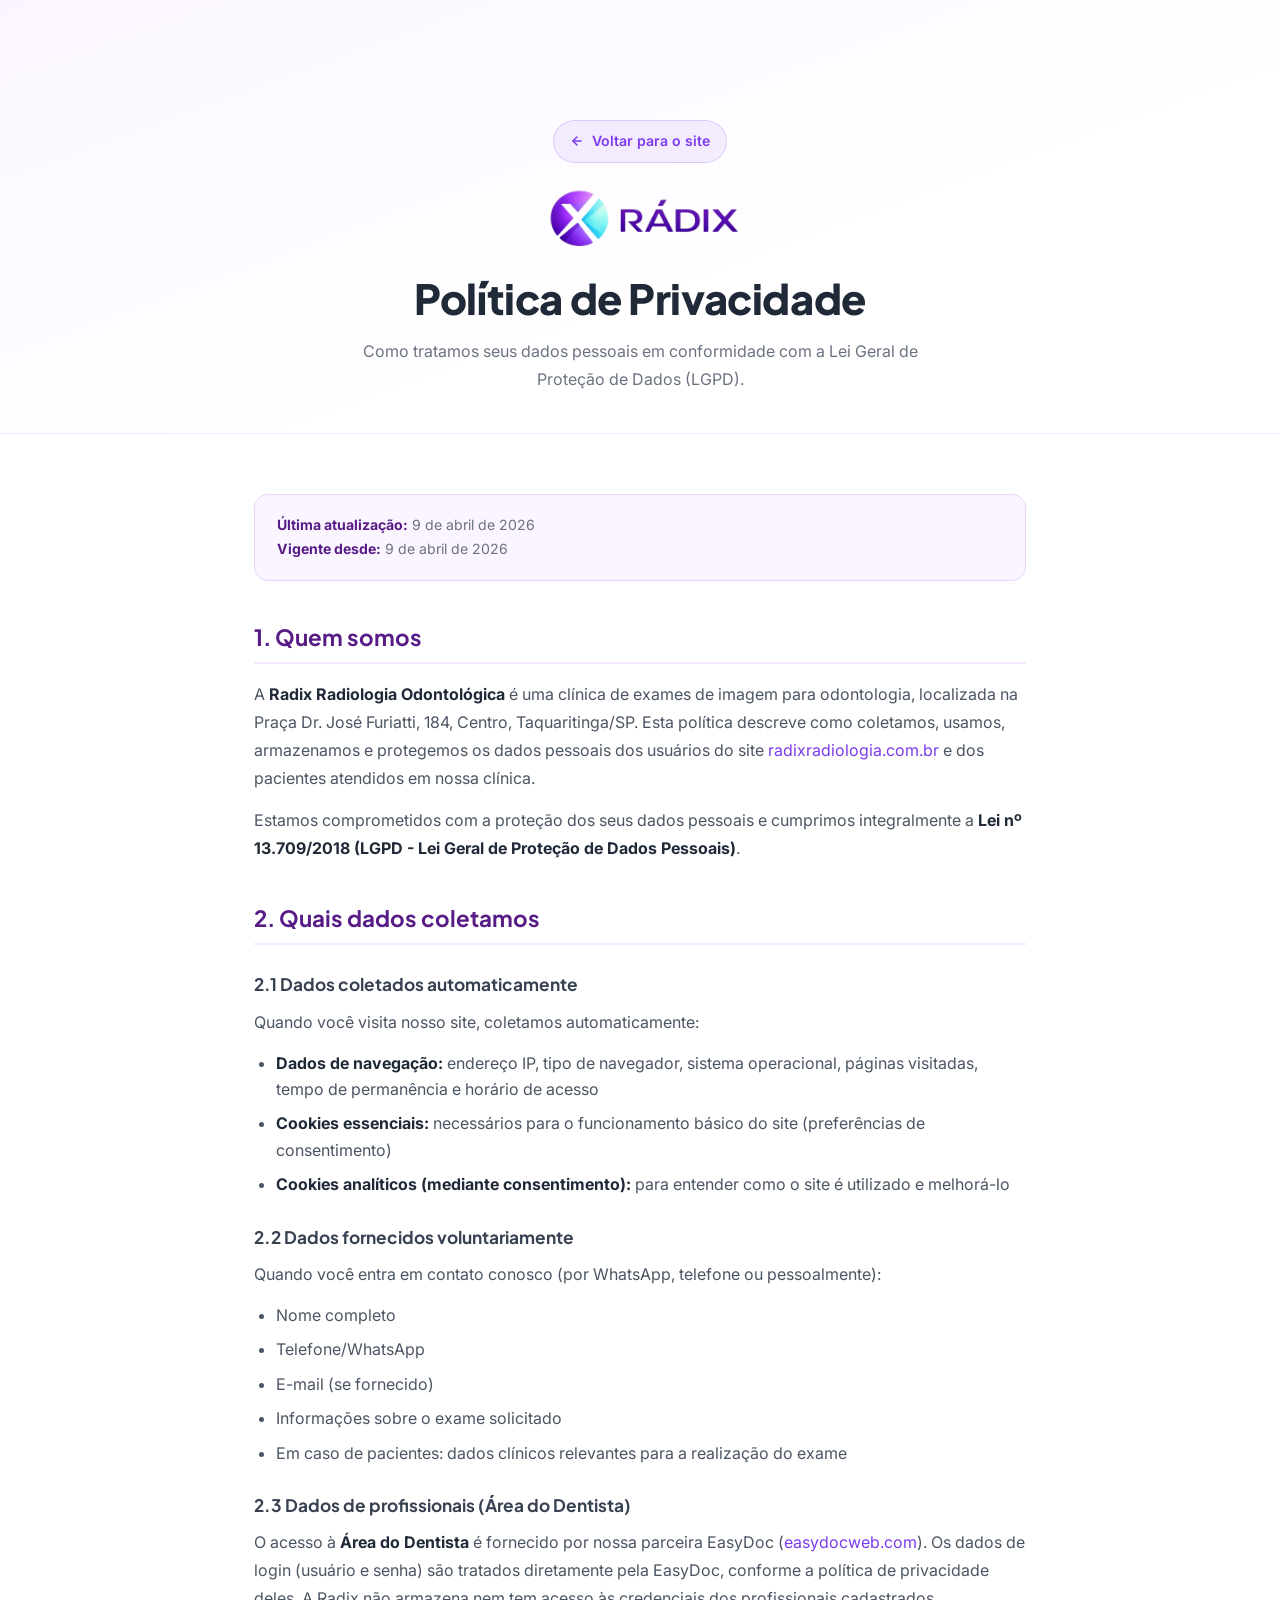
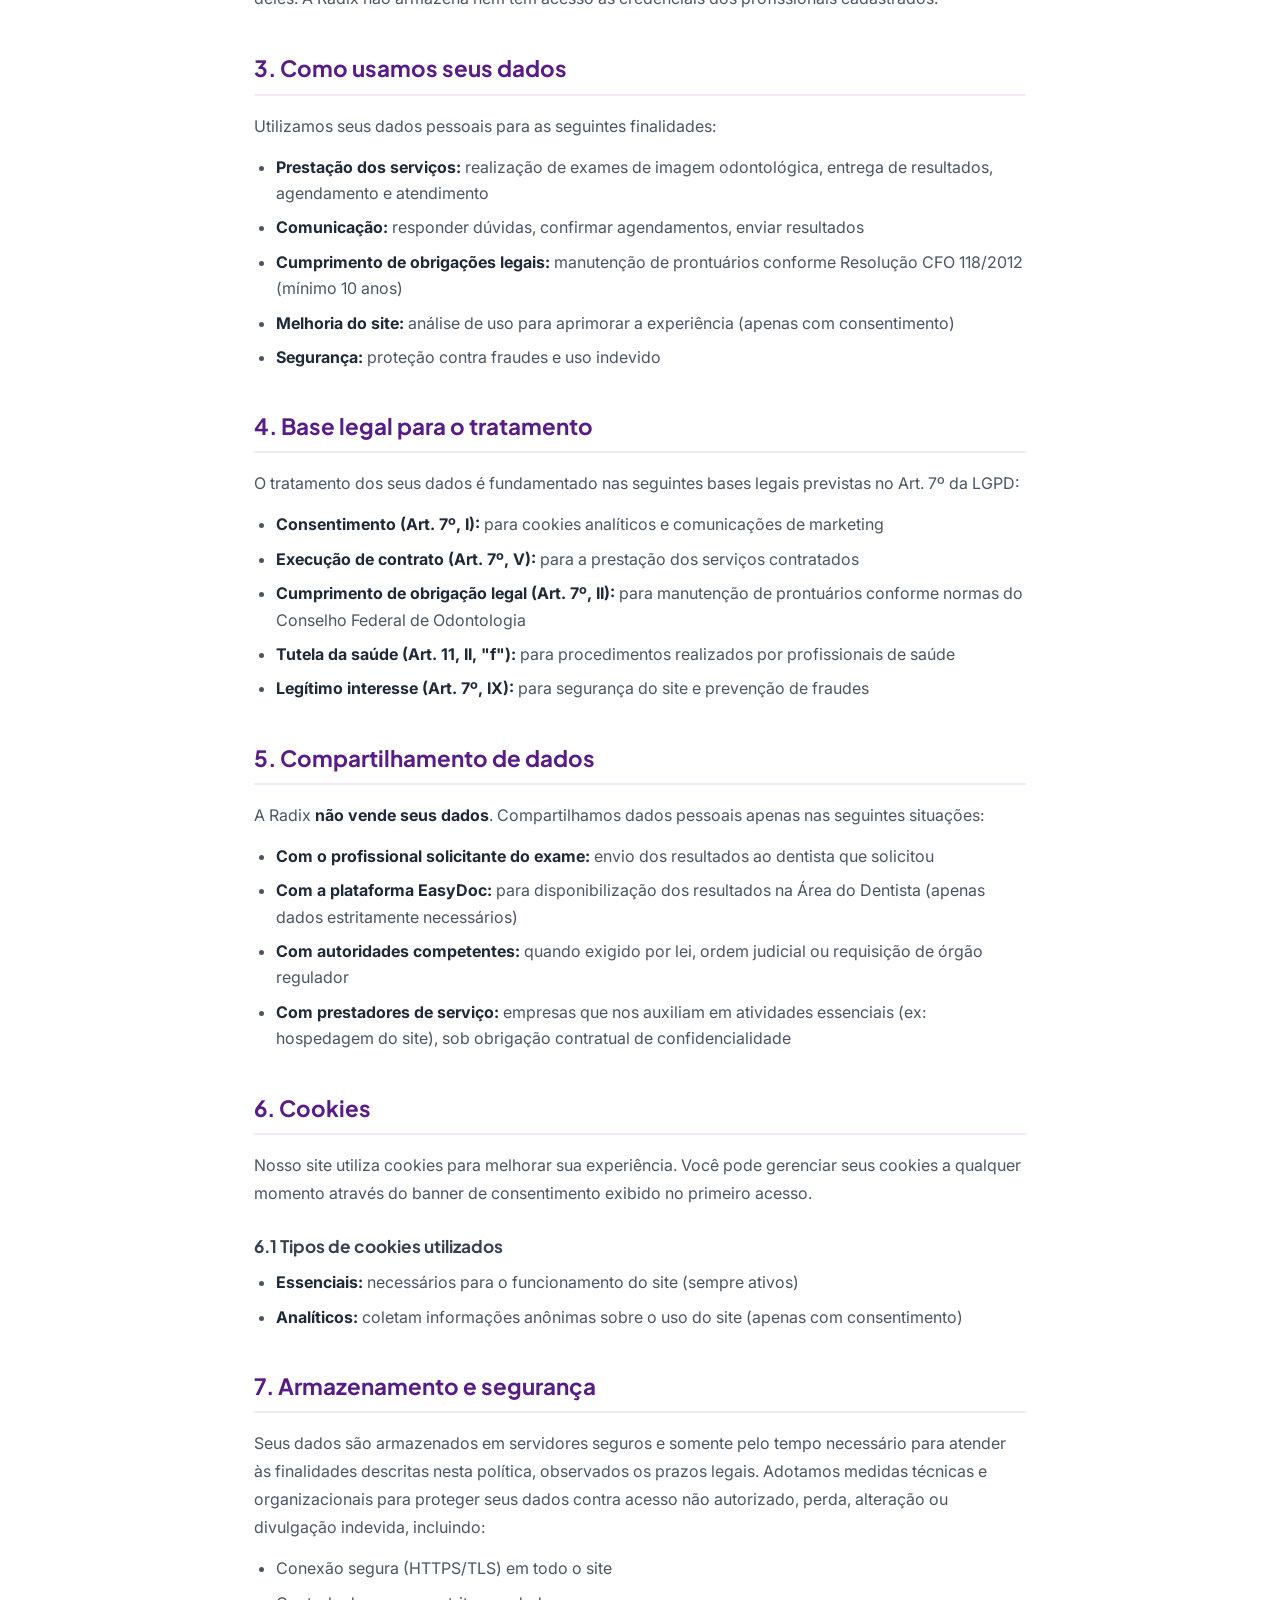
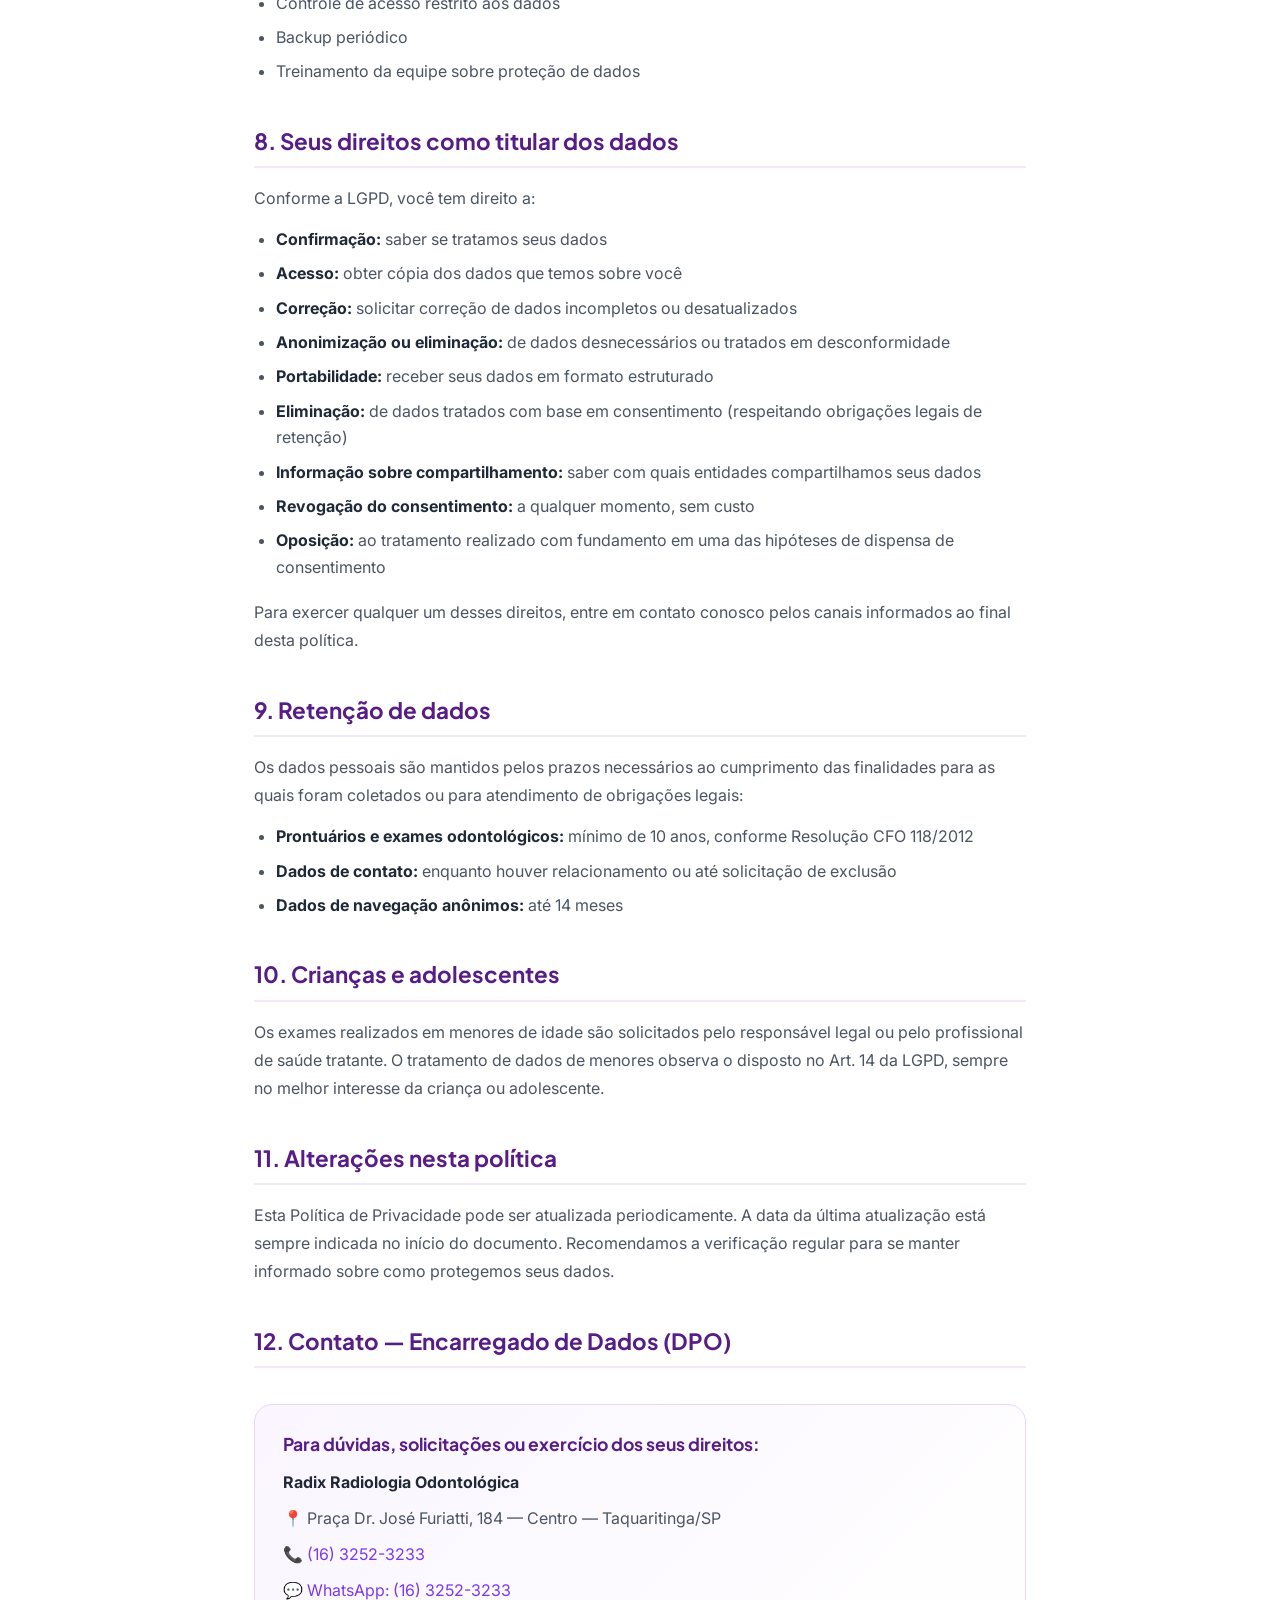
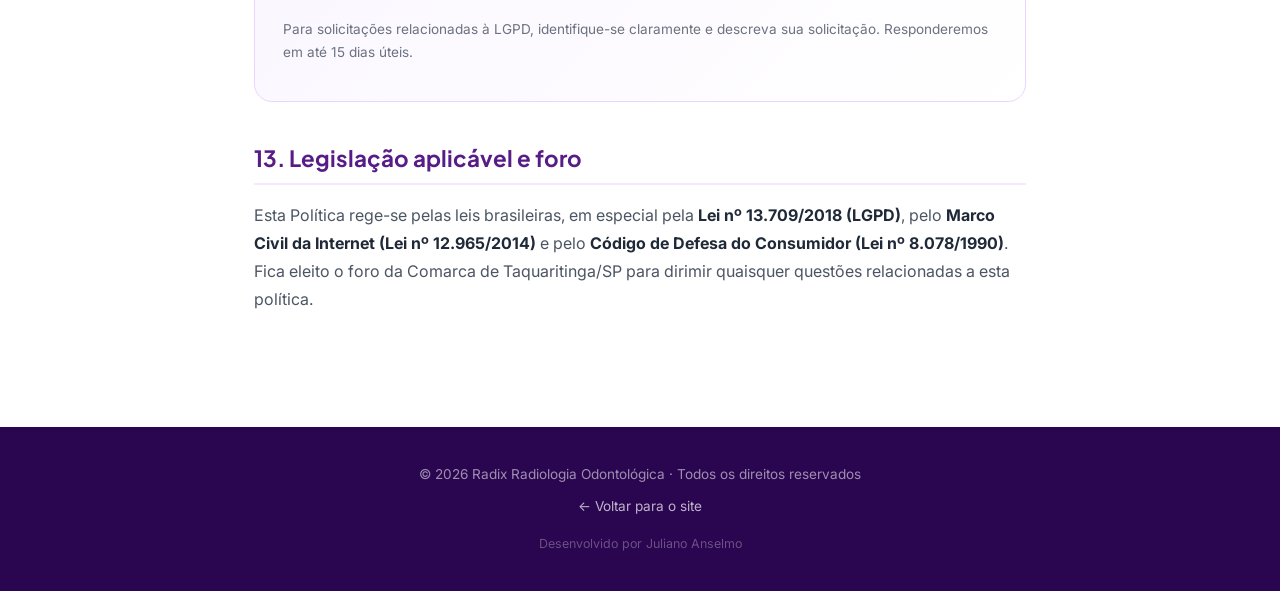
<file: politica-privacidade.html>
﻿<!DOCTYPE html>
<html lang="pt-BR">
<head>
    <meta charset="UTF-8">
    <meta name="viewport" content="width=device-width, initial-scale=1.0, maximum-scale=5.0">
    <meta http-equiv="X-UA-Compatible" content="IE=edge">

    <title>Política de Privacidade | Radix Radiologia Odontológica</title>
    <meta name="description" content="Política de Privacidade da Radix Radiologia Odontológica em conformidade com a LGPD (Lei Geral de Proteção de Dados).">
    <meta name="robots" content="index, follow">
    <link rel="canonical" href="https://radixradiologia.com.br/politica-privacidade.html">

    <link rel="icon" type="image/webp" sizes="48x48" href="assets/img/favicon-48.webp">
    <link rel="icon" type="image/webp" sizes="96x96" href="assets/img/favicon-96.webp">
    <link rel="icon" type="image/webp" sizes="192x192" href="assets/img/favicon-192.webp">
    <link rel="apple-touch-icon" sizes="180x180" href="assets/img/apple-touch-icon.webp">
    <link rel="manifest" href="manifest.json">
    <meta name="theme-color" content="#7C3AED">

    <link rel="preconnect" href="https://fonts.googleapis.com">
    <link rel="preconnect" href="https://fonts.gstatic.com" crossorigin>
    <link href="https://fonts.googleapis.com/css2?family=Inter:wght@400;500;600&family=Plus+Jakarta+Sans:wght@600;700;800&display=swap" rel="stylesheet">

    <style>
        *,*::before,*::after{box-sizing:border-box;margin:0;padding:0}
        html{scroll-behavior:smooth}
        body{font-family:'Inter',system-ui,sans-serif;color:#374151;background:#fff;line-height:1.75;font-size:16px;-webkit-font-smoothing:antialiased}
        a{color:#7C3AED;text-decoration:none;transition:color .2s}
        a:hover{color:#581C87;text-decoration:underline}
        h1,h2,h3{font-family:'Plus Jakarta Sans',sans-serif;color:#1F2937;line-height:1.3}

        .pp-header{padding:120px 0 40px;background:linear-gradient(160deg,#FAF5FF 0%,#fff 60%);border-bottom:1px solid #F3E8FF;text-align:center}
        @media(max-width:768px){.pp-header{padding:90px 0 32px}}
        .pp-header-back{display:inline-flex;align-items:center;gap:8px;color:#7C3AED;font-size:.88rem;font-weight:600;margin-bottom:24px;padding:8px 16px;border-radius:30px;background:rgba(124,58,237,.08);border:1px solid rgba(124,58,237,.18);transition:all .3s}
        .pp-header-back:hover{background:#7C3AED;color:#fff;text-decoration:none}
        .pp-header-back svg{width:14px;height:14px}
        .pp-header img{height:60px;margin:0 auto 24px;display:block}
        .pp-header h1{font-size:clamp(1.8rem,4.5vw,2.6rem);font-weight:800;letter-spacing:-.01em;margin-bottom:12px}
        .pp-header p{color:#6B7280;font-size:1rem;max-width:560px;margin:0 auto}

        .pp-content{max-width:820px;margin:0 auto;padding:60px 24px 100px}
        @media(max-width:768px){.pp-content{padding:48px 20px 80px}}
        .pp-content h2{font-size:1.4rem;font-weight:700;margin:42px 0 16px;color:#581C87;padding-bottom:10px;border-bottom:2px solid #F3E8FF}
        .pp-content h2:first-child{margin-top:0}
        .pp-content h3{font-size:1.08rem;font-weight:700;margin:28px 0 12px;color:#374151}
        .pp-content p{margin-bottom:14px;color:#4B5563}
        .pp-content ul{margin:8px 0 18px 22px;color:#4B5563}
        .pp-content ul li{margin-bottom:8px;line-height:1.65}
        .pp-content strong{color:#1F2937;font-weight:700}

        .pp-meta{padding:18px 22px;background:#FAF5FF;border-radius:14px;border:1px solid #E9D5FF;font-size:.88rem;color:#6B7280;margin-bottom:32px}
        .pp-meta strong{color:#581C87}

        .pp-contact-box{margin-top:36px;padding:28px;background:linear-gradient(135deg,#FAF5FF,#fff);border:1.5px solid #E9D5FF;border-radius:18px}
        .pp-contact-box h3{margin-top:0;color:#581C87;font-size:1.1rem}
        .pp-contact-box p{margin-bottom:8px}

        .pp-footer{background:#2a0550;color:rgba(255,255,255,.55);padding:36px 24px;text-align:center;font-size:.85rem}
        .pp-footer a{color:rgba(255,255,255,.7)}
        .pp-footer a:hover{color:#22D3EE}
    </style>
</head>
<body>

<header class="pp-header">
    <div style="max-width:820px;margin:0 auto;padding:0 24px">
        <a href="index.html" class="pp-header-back">
            <svg viewBox="0 0 24 24" fill="none" stroke="currentColor" stroke-width="2.5" stroke-linecap="round" stroke-linejoin="round"><line x1="19" y1="12" x2="5" y2="12"/><polyline points="12 19 5 12 12 5"/></svg>
            Voltar para o site
        </a>
        <img src="assets/img/logo.webp" alt="Radix Radiologia Odontológica">
        <h1>Política de Privacidade</h1>
        <p>Como tratamos seus dados pessoais em conformidade com a Lei Geral de Proteção de Dados (LGPD).</p>
    </div>
</header>

<main class="pp-content">

    <div class="pp-meta">
        <strong>Última atualização:</strong> 9 de abril de 2026<br>
        <strong>Vigente desde:</strong> 9 de abril de 2026
    </div>

    <h2>1. Quem somos</h2>
    <p>A <strong>Radix Radiologia Odontológica</strong> é uma clínica de exames de imagem para odontologia, localizada na Praça Dr. José Furiatti, 184, Centro, Taquaritinga/SP. Esta política descreve como coletamos, usamos, armazenamos e protegemos os dados pessoais dos usuários do site <a href="https://radixradiologia.com.br">radixradiologia.com.br</a> e dos pacientes atendidos em nossa clínica.</p>
    <p>Estamos comprometidos com a proteção dos seus dados pessoais e cumprimos integralmente a <strong>Lei nº 13.709/2018 (LGPD - Lei Geral de Proteção de Dados Pessoais)</strong>.</p>

    <h2>2. Quais dados coletamos</h2>

    <h3>2.1 Dados coletados automaticamente</h3>
    <p>Quando você visita nosso site, coletamos automaticamente:</p>
    <ul>
        <li><strong>Dados de navegação:</strong> endereço IP, tipo de navegador, sistema operacional, páginas visitadas, tempo de permanência e horário de acesso</li>
        <li><strong>Cookies essenciais:</strong> necessários para o funcionamento básico do site (preferências de consentimento)</li>
        <li><strong>Cookies analíticos (mediante consentimento):</strong> para entender como o site é utilizado e melhorá-lo</li>
    </ul>

    <h3>2.2 Dados fornecidos voluntariamente</h3>
    <p>Quando você entra em contato conosco (por WhatsApp, telefone ou pessoalmente):</p>
    <ul>
        <li>Nome completo</li>
        <li>Telefone/WhatsApp</li>
        <li>E-mail (se fornecido)</li>
        <li>Informações sobre o exame solicitado</li>
        <li>Em caso de pacientes: dados clínicos relevantes para a realização do exame</li>
    </ul>

    <h3>2.3 Dados de profissionais (Área do Dentista)</h3>
    <p>O acesso à <strong>Área do Dentista</strong> é fornecido por nossa parceira EasyDoc (<a href="https://easydocweb.com" target="_blank" rel="noopener">easydocweb.com</a>). Os dados de login (usuário e senha) são tratados diretamente pela EasyDoc, conforme a política de privacidade deles. A Radix não armazena nem tem acesso às credenciais dos profissionais cadastrados.</p>

    <h2>3. Como usamos seus dados</h2>
    <p>Utilizamos seus dados pessoais para as seguintes finalidades:</p>
    <ul>
        <li><strong>Prestação dos serviços:</strong> realização de exames de imagem odontológica, entrega de resultados, agendamento e atendimento</li>
        <li><strong>Comunicação:</strong> responder dúvidas, confirmar agendamentos, enviar resultados</li>
        <li><strong>Cumprimento de obrigações legais:</strong> manutenção de prontuários conforme Resolução CFO 118/2012 (mínimo 10 anos)</li>
        <li><strong>Melhoria do site:</strong> análise de uso para aprimorar a experiência (apenas com consentimento)</li>
        <li><strong>Segurança:</strong> proteção contra fraudes e uso indevido</li>
    </ul>

    <h2>4. Base legal para o tratamento</h2>
    <p>O tratamento dos seus dados é fundamentado nas seguintes bases legais previstas no Art. 7º da LGPD:</p>
    <ul>
        <li><strong>Consentimento (Art. 7º, I):</strong> para cookies analíticos e comunicações de marketing</li>
        <li><strong>Execução de contrato (Art. 7º, V):</strong> para a prestação dos serviços contratados</li>
        <li><strong>Cumprimento de obrigação legal (Art. 7º, II):</strong> para manutenção de prontuários conforme normas do Conselho Federal de Odontologia</li>
        <li><strong>Tutela da saúde (Art. 11, II, "f"):</strong> para procedimentos realizados por profissionais de saúde</li>
        <li><strong>Legítimo interesse (Art. 7º, IX):</strong> para segurança do site e prevenção de fraudes</li>
    </ul>

    <h2>5. Compartilhamento de dados</h2>
    <p>A Radix <strong>não vende seus dados</strong>. Compartilhamos dados pessoais apenas nas seguintes situações:</p>
    <ul>
        <li><strong>Com o profissional solicitante do exame:</strong> envio dos resultados ao dentista que solicitou</li>
        <li><strong>Com a plataforma EasyDoc:</strong> para disponibilização dos resultados na Área do Dentista (apenas dados estritamente necessários)</li>
        <li><strong>Com autoridades competentes:</strong> quando exigido por lei, ordem judicial ou requisição de órgão regulador</li>
        <li><strong>Com prestadores de serviço:</strong> empresas que nos auxiliam em atividades essenciais (ex: hospedagem do site), sob obrigação contratual de confidencialidade</li>
    </ul>

    <h2>6. Cookies</h2>
    <p>Nosso site utiliza cookies para melhorar sua experiência. Você pode gerenciar seus cookies a qualquer momento através do banner de consentimento exibido no primeiro acesso.</p>

    <h3>6.1 Tipos de cookies utilizados</h3>
    <ul>
        <li><strong>Essenciais:</strong> necessários para o funcionamento do site (sempre ativos)</li>
        <li><strong>Analíticos:</strong> coletam informações anônimas sobre o uso do site (apenas com consentimento)</li>
    </ul>

    <h2>7. Armazenamento e segurança</h2>
    <p>Seus dados são armazenados em servidores seguros e somente pelo tempo necessário para atender às finalidades descritas nesta política, observados os prazos legais. Adotamos medidas técnicas e organizacionais para proteger seus dados contra acesso não autorizado, perda, alteração ou divulgação indevida, incluindo:</p>
    <ul>
        <li>Conexão segura (HTTPS/TLS) em todo o site</li>
        <li>Controle de acesso restrito aos dados</li>
        <li>Backup periódico</li>
        <li>Treinamento da equipe sobre proteção de dados</li>
    </ul>

    <h2>8. Seus direitos como titular dos dados</h2>
    <p>Conforme a LGPD, você tem direito a:</p>
    <ul>
        <li><strong>Confirmação:</strong> saber se tratamos seus dados</li>
        <li><strong>Acesso:</strong> obter cópia dos dados que temos sobre você</li>
        <li><strong>Correção:</strong> solicitar correção de dados incompletos ou desatualizados</li>
        <li><strong>Anonimização ou eliminação:</strong> de dados desnecessários ou tratados em desconformidade</li>
        <li><strong>Portabilidade:</strong> receber seus dados em formato estruturado</li>
        <li><strong>Eliminação:</strong> de dados tratados com base em consentimento (respeitando obrigações legais de retenção)</li>
        <li><strong>Informação sobre compartilhamento:</strong> saber com quais entidades compartilhamos seus dados</li>
        <li><strong>Revogação do consentimento:</strong> a qualquer momento, sem custo</li>
        <li><strong>Oposição:</strong> ao tratamento realizado com fundamento em uma das hipóteses de dispensa de consentimento</li>
    </ul>
    <p>Para exercer qualquer um desses direitos, entre em contato conosco pelos canais informados ao final desta política.</p>

    <h2>9. Retenção de dados</h2>
    <p>Os dados pessoais são mantidos pelos prazos necessários ao cumprimento das finalidades para as quais foram coletados ou para atendimento de obrigações legais:</p>
    <ul>
        <li><strong>Prontuários e exames odontológicos:</strong> mínimo de 10 anos, conforme Resolução CFO 118/2012</li>
        <li><strong>Dados de contato:</strong> enquanto houver relacionamento ou até solicitação de exclusão</li>
        <li><strong>Dados de navegação anônimos:</strong> até 14 meses</li>
    </ul>

    <h2>10. Crianças e adolescentes</h2>
    <p>Os exames realizados em menores de idade são solicitados pelo responsável legal ou pelo profissional de saúde tratante. O tratamento de dados de menores observa o disposto no Art. 14 da LGPD, sempre no melhor interesse da criança ou adolescente.</p>

    <h2>11. Alterações nesta política</h2>
    <p>Esta Política de Privacidade pode ser atualizada periodicamente. A data da última atualização está sempre indicada no início do documento. Recomendamos a verificação regular para se manter informado sobre como protegemos seus dados.</p>

    <h2>12. Contato — Encarregado de Dados (DPO)</h2>
    <div class="pp-contact-box">
        <h3>Para dúvidas, solicitações ou exercício dos seus direitos:</h3>
        <p><strong>Radix Radiologia Odontológica</strong></p>
        <p>📍 Praça Dr. José Furiatti, 184 — Centro — Taquaritinga/SP</p>
        <p>📞 <a href="tel:+551632523233">(16) 3252-3233</a></p>
        <p>💬 <a href="https://wa.me/551632523233" target="_blank" rel="noopener">WhatsApp: (16) 3252-3233</a></p>
        <p style="margin-top:14px;font-size:.85rem;color:#6B7280">Para solicitações relacionadas à LGPD, identifique-se claramente e descreva sua solicitação. Responderemos em até 15 dias úteis.</p>
    </div>

    <h2>13. Legislação aplicável e foro</h2>
    <p>Esta Política rege-se pelas leis brasileiras, em especial pela <strong>Lei nº 13.709/2018 (LGPD)</strong>, pelo <strong>Marco Civil da Internet (Lei nº 12.965/2014)</strong> e pelo <strong>Código de Defesa do Consumidor (Lei nº 8.078/1990)</strong>. Fica eleito o foro da Comarca de Taquaritinga/SP para dirimir quaisquer questões relacionadas a esta política.</p>

</main>

<footer class="pp-footer">
    <p>&copy; 2026 Radix Radiologia Odontológica · Todos os direitos reservados</p>
    <p style="margin-top:8px"><a href="index.html">← Voltar para o site</a></p>
    <p style="margin-top:14px;font-size:.78rem;color:rgba(255,255,255,.3)"><a href="https://sartorialab.github.io/portifolio/" target="_blank" rel="noopener" style="color:rgba(255,255,255,.3);text-decoration:none">Desenvolvido por Juliano Anselmo</a></p>
</footer>

</body>
</html>
</file>
<file: assets/site.css>
/* ============================================================================
   Radix Radiologia Odontologica - Estilos compartilhados
   Usado por: index.html, area-dentista e todas as paginas de exames
   ============================================================================ */

/* ===== RESET ===== */
*,*::before,*::after{box-sizing:border-box;margin:0;padding:0}
html{scroll-behavior:smooth;overflow-x:hidden;width:100%}
body{font-family:'Inter',system-ui,sans-serif;color:#374151;background:#fff;line-height:1.7;font-size:16px;-webkit-font-smoothing:antialiased;overflow-x:hidden;width:100%;position:relative}
img{max-width:100%;height:auto;display:block}
a{text-decoration:none;color:inherit}
ul{list-style:none}

/* ===== ACESSIBILIDADE ===== */
.skip-link{position:absolute;top:-100%;left:50%;transform:translateX(-50%);background:var(--p7);color:#fff;padding:12px 24px;border-radius:0 0 12px 12px;font-weight:700;z-index:9999;transition:top .3s}
.skip-link:focus{top:0}
:focus-visible{outline:3px solid var(--t4);outline-offset:3px;border-radius:4px}
::selection{background:rgba(124,58,237,.15);color:var(--p9)}

/* ===== VARIABLES ===== */
:root{
    --p9:#581C87;--p8:#6B21A8;--p7:#7C3AED;--p6:#8B5CF6;--p5:#A855F7;--p4:#C084FC;--p2:#E9D5FF;--p1:#F3E8FF;--p0:#FAF5FF;
    --t6:#0891B2;--t5:#06B6D4;--t4:#22D3EE;--t3:#67E8F9;
    --g7:#374151;--g6:#4B5563;--g5:#6B7280;--g4:#9CA3AF;--g1:#F3F4F6;
    --grad:linear-gradient(135deg,var(--p7),var(--t5));
    --sh-sm:0 1px 3px rgba(0,0,0,.06);--sh-md:0 4px 20px rgba(124,58,237,.1);--sh-lg:0 8px 40px rgba(124,58,237,.14);
    --r:14px;--rl:24px;
    --ease:cubic-bezier(.4,0,.2,1);
}

/* ===== TYPOGRAPHY ===== */
h1,h2,h3,h4{font-family:'Plus Jakarta Sans',sans-serif;color:#1F2937;line-height:1.15}
h1{font-size:clamp(2.2rem,6vw,4rem);font-weight:800;letter-spacing:-.02em}
h2{font-size:clamp(1.8rem,4.5vw,3rem);font-weight:700;letter-spacing:-.01em}
h3{font-size:clamp(1.1rem,2.5vw,1.35rem);font-weight:700}
p{color:var(--g6)}

/* ===== LAYOUT ===== */
.container{width:100%;max-width:1240px;margin:0 auto;padding:0 24px}
.section{padding:90px 0}
@media(min-width:768px){.section{padding:120px 0}}
.section-label{font-family:'Plus Jakarta Sans',sans-serif;font-size:.78rem;font-weight:700;text-transform:uppercase;letter-spacing:3.5px;color:var(--t5);margin-bottom:14px;display:inline-block}
.section-title{margin-bottom:20px}
.section-sub{font-size:1.1rem;color:var(--g5);max-width:620px;line-height:1.75}
.section-header{text-align:center;margin-bottom:64px}
.section-header .section-sub{margin:0 auto}
.grad-text{background:var(--grad);-webkit-background-clip:text;-webkit-text-fill-color:transparent;background-clip:text}
.grad-line{width:56px;height:4px;background:var(--grad);border-radius:2px;margin-bottom:24px}
.grad-line-c{margin-left:auto;margin-right:auto}

/* ===== BUTTONS ===== */
.btn{display:inline-flex;align-items:center;gap:10px;padding:16px 36px;border-radius:60px;font-family:'Plus Jakarta Sans',sans-serif;font-weight:700;font-size:.95rem;border:none;cursor:pointer;transition:all .35s var(--ease);white-space:nowrap;position:relative;overflow:hidden}
.btn::after{content:'';position:absolute;inset:0;opacity:0;transition:opacity .35s;background:linear-gradient(90deg,transparent,rgba(255,255,255,.15),transparent)}
.btn:hover::after{opacity:1;animation:btnShimmer .8s}
@keyframes btnShimmer{0%{transform:translateX(-100%)}100%{transform:translateX(100%)}}
.btn-primary{background:var(--p7);color:#fff;box-shadow:0 4px 20px rgba(124,58,237,.35)}
.btn-primary:hover{background:var(--p6);box-shadow:0 8px 32px rgba(124,58,237,.45);transform:translateY(-3px)}
.btn-wa{background:#25D366;color:#fff;box-shadow:0 4px 20px rgba(37,211,102,.35)}
.btn-wa:hover{background:#20BD5A;box-shadow:0 8px 32px rgba(37,211,102,.45);transform:translateY(-3px)}
.btn-outline{background:transparent;color:var(--p7);border:2px solid var(--p7)}
.btn-outline:hover{background:var(--p7);color:#fff;transform:translateY(-3px);box-shadow:0 8px 24px rgba(124,58,237,.3)}
.btn-glass{background:rgba(255,255,255,.1);color:#fff;border:1px solid rgba(255,255,255,.2);backdrop-filter:blur(8px)}
.btn-glass:hover{background:rgba(255,255,255,.2);transform:translateY(-3px)}
.btn svg{width:18px;height:18px;flex-shrink:0}

/* ===== HEADER ===== */
.header{position:fixed;top:0;left:0;right:0;z-index:1000;padding:18px 0;transition:all .4s var(--ease)}
.header.scrolled{background:rgba(255,255,255,.88);backdrop-filter:blur(20px);-webkit-backdrop-filter:blur(20px);box-shadow:0 1px 16px rgba(124,58,237,.08);padding:8px 0}
.header-inner{display:flex;align-items:center;justify-content:space-between;gap:16px}
.header-inner>a:first-child{flex-shrink:0}
@media(min-width:1024px){
    .header-inner{justify-content:flex-start;gap:16px}
    .nav{margin-left:auto}
}
@media(min-width:1280px){.header-inner{gap:20px}}
.header-logo{flex-shrink:0}
.header-logo{height:56px;width:auto;transition:height .3s var(--ease)}
.header.scrolled .header-logo{height:44px}
.nav{display:none;gap:20px}
@media(min-width:1024px){.nav{display:flex}}
@media(min-width:1280px){.nav{gap:24px}}
@media(min-width:1440px){.nav{gap:32px}}
.h-actions{display:none;align-items:center;gap:8px}
@media(min-width:1024px){.h-actions{display:flex}}
.nav a{font-size:.88rem;font-weight:600;color:var(--g6);transition:all .3s;position:relative}
.nav a::after{content:'';position:absolute;bottom:-6px;left:50%;width:0;height:2.5px;background:var(--grad);border-radius:2px;transition:all .3s var(--ease);transform:translateX(-50%)}
.nav a:hover{color:var(--p7)}
.nav a:hover::after{width:100%}
.nav a.active{color:var(--p7)}
.nav a.active::after{width:100%}
.h-cta{display:none}
@media(min-width:1024px){.h-cta{display:inline-flex}}
.h-cta.btn{padding:10px 18px;font-size:.85rem;white-space:nowrap}
@media(min-width:1440px){.h-cta.btn{padding:11px 24px}}

/* Destaque "Área do Dentista" no nav (mobile menu) */
.nav a.nav-cta{display:inline-flex;align-items:center;gap:6px;padding:8px 18px;border-radius:30px;background:rgba(124,58,237,.08);border:1.5px solid rgba(124,58,237,.25);color:var(--p7);font-weight:700}
.nav a.nav-cta::after{display:none}
.nav a.nav-cta:hover{background:var(--p7);color:#fff;border-color:var(--p7);transform:translateY(-2px);box-shadow:0 4px 16px rgba(124,58,237,.25)}
.nav a.nav-cta.active{background:var(--p7);color:#fff;border-color:var(--p7);box-shadow:0 4px 14px rgba(124,58,237,.25)}
.nav a.nav-cta svg{width:14px;height:14px;flex-shrink:0}

/* "Área do Dentista" no header (após Agendar, far-right) */
/* Botões do header (outline + ícone) */
.h-btn,.h-dentista{display:none;align-items:center;gap:6px;padding:9px 14px;border-radius:30px;background:rgba(124,58,237,.08);border:1.5px solid rgba(124,58,237,.3);color:var(--p7);font-family:'Plus Jakarta Sans',sans-serif;font-size:.82rem;font-weight:700;transition:all .25s var(--ease);white-space:nowrap}
@media(min-width:1440px){.h-btn,.h-dentista{gap:7px;padding:10px 18px;font-size:.85rem}}
@media(min-width:1024px){.h-btn,.h-dentista{display:inline-flex}}
.h-btn:hover,.h-dentista:hover{background:var(--p7);color:#fff;border-color:var(--p7);transform:translateY(-2px);box-shadow:0 4px 16px rgba(124,58,237,.3)}
.h-btn.active,.h-dentista.active{background:var(--p7);color:#fff;border-color:var(--p7);box-shadow:0 4px 14px rgba(124,58,237,.25)}
.h-btn svg,.h-dentista svg{width:16px;height:16px;flex-shrink:0}
/* Variante icon-only: só ícone em telas < 1280px (muito apertadas); texto a partir de 1280px */
.h-btn-icon{padding:9px;width:38px;height:38px;justify-content:center;gap:0}
.h-btn-icon span{display:none}
@media(min-width:1280px){
    .h-btn-icon{width:auto;height:auto;padding:9px 14px;gap:6px}
    .h-btn-icon span{display:inline}
}
@media(min-width:1440px){
    .h-btn-icon{padding:10px 18px;gap:7px}
}

/* Hamburger */
.ham{display:flex;flex-direction:column;gap:6px;cursor:pointer;padding:8px;background:none;border:none;z-index:1001}
@media(min-width:1024px){.ham{display:none}}
.ham span{width:26px;height:2.5px;background:var(--g7);border-radius:3px;transition:all .35s var(--ease);transform-origin:center}
.ham.on span:nth-child(1){transform:rotate(45deg) translate(6px,6px)}
.ham.on span:nth-child(2){opacity:0;transform:scaleX(0)}
.ham.on span:nth-child(3){transform:rotate(-45deg) translate(6px,-6px)}

/* Mobile Menu */
.mob-menu{position:fixed;inset:0;background:rgba(255,255,255,.96);backdrop-filter:blur(24px);-webkit-backdrop-filter:blur(24px);z-index:999;display:flex;flex-direction:column;align-items:center;justify-content:center;gap:32px;opacity:0;visibility:hidden;pointer-events:none;transition:all .4s var(--ease)}
.mob-menu.on{opacity:1;visibility:visible;pointer-events:auto}
.mob-menu a{font-family:'Plus Jakarta Sans',sans-serif;font-size:1.4rem;font-weight:700;color:var(--g7);transition:color .3s}
.mob-menu a:hover{color:var(--p7)}
.mob-menu .btn{margin-top:16px}
.mob-menu a.nav-cta{display:inline-flex;align-items:center;gap:8px;padding:14px 32px;border-radius:50px;background:rgba(124,58,237,.08);border:2px solid rgba(124,58,237,.3);color:var(--p7);font-size:1.2rem}
.mob-menu a.nav-cta:hover{background:var(--p7);color:#fff;border-color:var(--p7)}
.mob-menu a.nav-cta svg{width:18px;height:18px;flex-shrink:0}

/* ===== HERO (home) ===== */
.hero{min-height:100vh;display:flex;align-items:center;position:relative;overflow:hidden;background:linear-gradient(160deg,#FAF5FF 0%,#fff 40%,rgba(6,182,212,.03) 100%)}
.hero-bg{position:absolute;inset:0;z-index:0;overflow:hidden}

/* Animated gradient orbs */
.orb{position:absolute;border-radius:50%;filter:blur(80px);animation:orbFloat 8s ease-in-out infinite}
.orb-1{width:500px;height:500px;background:rgba(124,58,237,.08);top:-15%;right:-10%;animation-delay:0s}
.orb-2{width:350px;height:350px;background:rgba(6,182,212,.07);bottom:-10%;left:-5%;animation-delay:-3s}
.orb-3{width:250px;height:250px;background:rgba(168,85,247,.06);top:40%;right:30%;animation-delay:-5s}
@keyframes orbFloat{0%,100%{transform:translate(0,0) scale(1)}50%{transform:translate(30px,-20px) scale(1.05)}}

/* Floating particles */
.particle{position:absolute;border-radius:50%;opacity:0;animation:particleFade 4s ease-in-out infinite}
.particle:nth-child(1){width:6px;height:6px;background:var(--p5);top:20%;left:15%;animation-delay:0s}
.particle:nth-child(2){width:4px;height:4px;background:var(--t4);top:60%;left:80%;animation-delay:1s}
.particle:nth-child(3){width:8px;height:8px;background:var(--p4);top:30%;right:20%;animation-delay:2s}
.particle:nth-child(4){width:5px;height:5px;background:var(--t5);bottom:30%;left:40%;animation-delay:3s}
.particle:nth-child(5){width:3px;height:3px;background:var(--p6);top:70%;left:25%;animation-delay:1.5s}
.particle:nth-child(6){width:7px;height:7px;background:var(--t3);top:15%;right:40%;animation-delay:2.5s}
@keyframes particleFade{0%,100%{opacity:0;transform:translateY(0)}50%{opacity:.6;transform:translateY(-20px)}}

/* Grid lines */
.grid-lines{position:absolute;inset:0;background-image:linear-gradient(rgba(124,58,237,.03) 1px,transparent 1px),linear-gradient(90deg,rgba(124,58,237,.03) 1px,transparent 1px);background-size:60px 60px;mask-image:radial-gradient(ellipse at center,black 30%,transparent 70%)}

.hero-inner{position:relative;z-index:1;display:grid;gap:40px;align-items:center;padding-top:100px;padding-bottom:40px}
@media(min-width:1024px){.hero-inner{grid-template-columns:1.1fr 1fr;gap:80px;padding-top:0;padding-bottom:0}}

.hero-content .section-label{margin-bottom:20px;animation:fadeUp .8s var(--ease) both;animation-delay:.2s}
.hero h1{margin-bottom:28px;animation:fadeUp .8s var(--ease) both;animation-delay:.4s}
.hero h1 em{font-style:normal;position:relative;display:inline-block}
.hero h1 em::after{content:'';position:absolute;bottom:4px;left:0;width:100%;height:8px;background:linear-gradient(90deg,var(--t4),var(--p4));opacity:.25;border-radius:4px;z-index:-1}
.hero-tagline{font-family:'Plus Jakarta Sans',sans-serif;font-size:clamp(1.15rem,2.5vw,1.4rem);font-weight:700;color:var(--p7);margin-bottom:14px;max-width:540px;line-height:1.4;animation:fadeUp .8s var(--ease) both;animation-delay:.5s}
.hero-tagline strong{font-weight:800;background:var(--grad);-webkit-background-clip:text;-webkit-text-fill-color:transparent;background-clip:text}
.hero-sub{font-size:clamp(1.05rem,2.5vw,1.25rem);color:var(--g5);margin-bottom:44px;max-width:520px;line-height:1.85;animation:fadeUp .8s var(--ease) both;animation-delay:.6s}
.hero-ctas{display:flex;flex-wrap:wrap;gap:16px;animation:fadeUp .8s var(--ease) both;animation-delay:.8s}
.hero-stats{display:flex;flex-wrap:wrap;gap:20px 28px;margin-top:48px;animation:fadeUp .8s var(--ease) both;animation-delay:1s}
@media(min-width:480px){.hero-stats{gap:32px}}
.hero-stat{text-align:center}
.hero-stat-num{font-family:'Plus Jakarta Sans',sans-serif;font-size:clamp(1.6rem,3vw,2.2rem);font-weight:800;background:var(--grad);-webkit-background-clip:text;-webkit-text-fill-color:transparent;background-clip:text}
.hero-stat-label{font-size:.78rem;color:var(--g4);margin-top:2px;font-weight:500}

/* Hero 3D visual */
.hero-visual{display:none;justify-content:center;align-items:center;position:relative;animation:fadeUp 1s var(--ease) both;animation-delay:.5s}
@media(min-width:1024px){.hero-visual{display:flex}}
.hero-3d{width:420px;height:420px;position:relative;perspective:800px}
.hero-sphere{position:absolute;inset:0;border-radius:50%;background:linear-gradient(135deg,rgba(124,58,237,.06),rgba(6,182,212,.06));border:1.5px solid rgba(124,58,237,.1);animation:sphereRotate 20s linear infinite}
.hero-sphere::before{content:'';position:absolute;inset:30px;border-radius:50%;border:1px dashed rgba(124,58,237,.1);animation:sphereRotate 15s linear infinite reverse}
.hero-sphere::after{content:'';position:absolute;inset:60px;border-radius:50%;border:1px solid rgba(6,182,212,.08);animation:sphereRotate 25s linear infinite}
@keyframes sphereRotate{0%{transform:rotate(0deg)}100%{transform:rotate(360deg)}}

/* Orbit rings */
.orbit{position:absolute;border-radius:50%;border:1px solid rgba(124,58,237,.08)}
.orbit-1{inset:-20px;transform:rotateX(60deg) rotateZ(20deg);animation:orbitSpin 12s linear infinite}
.orbit-2{inset:20px;transform:rotateX(70deg) rotateZ(-30deg);animation:orbitSpin 18s linear infinite reverse}
.orbit-3{inset:60px;transform:rotateX(50deg) rotateZ(45deg);animation:orbitSpin 15s linear infinite}
@keyframes orbitSpin{0%{transform:rotateX(60deg) rotateZ(0deg)}100%{transform:rotateX(60deg) rotateZ(360deg)}}

.orbit-dot{position:absolute;width:10px;height:10px;border-radius:50%;background:var(--grad);box-shadow:0 0 16px rgba(124,58,237,.4)}
.orbit-dot-1{top:0;left:50%;transform:translate(-50%,-50%)}
.orbit-dot-2{bottom:10%;right:0;width:7px;height:7px;background:var(--t4);box-shadow:0 0 12px rgba(6,182,212,.4)}
.orbit-dot-3{top:50%;left:0;width:6px;height:6px;background:var(--p5);box-shadow:0 0 12px rgba(168,85,247,.4)}

.hero-center-icon{position:absolute;inset:0;display:flex;align-items:center;justify-content:center}
.hero-center-icon svg{width:80px;height:80px;color:var(--p7);opacity:.3}

/* Floating badge */
.float-badge{position:absolute;padding:12px 20px;background:rgba(255,255,255,.9);backdrop-filter:blur(12px);border-radius:16px;box-shadow:var(--sh-md);border:1px solid rgba(124,58,237,.06);display:flex;align-items:center;gap:10px;font-size:.82rem;font-weight:600;color:var(--g7);animation:badgeFloat 4s ease-in-out infinite}
.float-badge svg{width:20px;height:20px}
.float-badge-1{top:15%;right:-10%;animation-delay:0s}
.float-badge-2{bottom:20%;left:-5%;animation-delay:-2s}
@keyframes badgeFloat{0%,100%{transform:translateY(0)}50%{transform:translateY(-10px)}}

/* ===== SOBRE ===== */
.sobre{background:var(--p0)}
.sobre-grid{display:grid;gap:48px;align-items:center}
@media(min-width:768px){.sobre-grid{grid-template-columns:1fr 1fr;gap:72px}}
.sobre-text h2{margin-bottom:20px}
.sobre-text p{margin-bottom:18px;line-height:1.85}
.sobre-img{border-radius:var(--rl);overflow:hidden;box-shadow:var(--sh-lg);position:relative}
.sobre-img::before{content:'';position:absolute;inset:-3px;border-radius:calc(var(--rl) + 3px);background:var(--grad);z-index:-1;opacity:.3}
.sobre-img img{width:100%;aspect-ratio:4/3;object-fit:cover}
.sobre-stats{display:grid;grid-template-columns:repeat(3,1fr);gap:16px;margin-top:32px}
.sobre-stat{text-align:center;padding:20px 12px;border-radius:var(--r);background:#fff;box-shadow:var(--sh-sm);border:1px solid var(--g1);transition:all .3s var(--ease)}
.sobre-stat:hover{transform:translateY(-4px);box-shadow:var(--sh-md)}
.s-num{font-family:'Plus Jakarta Sans',sans-serif;font-size:1.6rem;font-weight:800;background:var(--grad);-webkit-background-clip:text;-webkit-text-fill-color:transparent;background-clip:text}
.s-label{font-size:.73rem;color:var(--g5);margin-top:4px;font-weight:500;text-transform:uppercase;letter-spacing:1px}

/* ===== EXAMES DETALHADOS (home) ===== */
.exam-detail{display:grid;gap:32px;align-items:center;margin-bottom:56px}
@media(min-width:900px){.exam-detail{grid-template-columns:1.05fr 1fr;gap:60px;margin-bottom:90px}}
@media(min-width:900px){
  .exam-detail.reverse .exam-detail-img,
  .exam-detail.reverse .exam-detail-imgs{order:2}
}
.exam-detail-img,.exam-detail-imgs{position:relative}
.exam-detail-img{border-radius:var(--rl);overflow:hidden;box-shadow:var(--sh-lg);background:linear-gradient(135deg,var(--p0),#fff);border:1px solid rgba(124,58,237,.08)}
.exam-detail-img img{width:100%;height:auto;display:block}
.exam-detail-imgs{display:grid;gap:14px}
@media(min-width:480px){.exam-detail-imgs{gap:16px}}
.exam-detail-imgs img{width:100%;height:auto;border-radius:var(--rl);box-shadow:var(--sh-md);border:1px solid rgba(124,58,237,.08);display:block}
.exam-tag{display:inline-block;font-family:'Plus Jakarta Sans',sans-serif;font-size:.7rem;font-weight:700;color:var(--t6);text-transform:uppercase;letter-spacing:1.8px;padding:6px 13px;border-radius:20px;background:rgba(6,182,212,.08);border:1px solid rgba(6,182,212,.18);margin-bottom:14px}
.exam-detail-content h3{font-size:clamp(1.45rem,5vw,2.1rem);margin-bottom:16px;line-height:1.2;word-wrap:break-word}
.exam-detail-content h3 .grad-text{display:inline-block}
.exam-detail-content p{margin-bottom:14px;line-height:1.75;color:var(--g6);font-size:.95rem}
@media(min-width:768px){.exam-detail-content p{font-size:1rem}}
.exam-detail-content p strong{color:var(--g7);font-weight:700}
.exam-detail-content ul{list-style:none;padding:0;margin:14px 0 18px}
.exam-detail-content ul li{padding-left:22px;position:relative;margin-bottom:9px;color:var(--g6);font-size:.92rem;line-height:1.6}
.exam-detail-content ul li::before{content:'';position:absolute;left:2px;top:10px;width:8px;height:8px;border-radius:50%;background:var(--p7);box-shadow:0 0 0 3px rgba(124,58,237,.12)}
.exam-subhead{font-family:'Plus Jakarta Sans',sans-serif;font-size:.82rem;font-weight:700;color:var(--p7);text-transform:uppercase;letter-spacing:1.4px;margin:22px 0 10px}
.exam-quick-badge{display:inline-flex;align-items:center;gap:8px;padding:9px 16px;border-radius:24px;background:rgba(34,197,94,.1);color:#16a34a;font-family:'Plus Jakarta Sans',sans-serif;font-size:.8rem;font-weight:700;margin-top:18px;border:1px solid rgba(34,197,94,.2);max-width:100%;line-height:1.3}
.exam-quick-badge svg{width:16px;height:16px;flex-shrink:0}
.exam-detail-link{display:inline-flex;align-items:center;gap:8px;padding:11px 22px;border-radius:30px;background:rgba(124,58,237,.08);border:1.5px solid rgba(124,58,237,.25);color:var(--p7);font-family:'Plus Jakarta Sans',sans-serif;font-size:.85rem;font-weight:700;margin-top:18px;transition:all .3s var(--ease)}
.exam-detail-link:hover{background:var(--p7);color:#fff;border-color:var(--p7);transform:translateY(-2px);box-shadow:0 6px 18px rgba(124,58,237,.3)}
.exam-detail-link svg{width:16px;height:16px;flex-shrink:0;transition:transform .25s}
.exam-detail-link:hover svg{transform:translateX(3px)}

/* Sub-features (cards de características de um exame na home) */
.exam-features-grid{display:grid;gap:16px;margin:0 auto 56px;max-width:1100px}
@media(min-width:640px){.exam-features-grid{grid-template-columns:repeat(2,1fr);gap:18px}}
@media(min-width:1024px){.exam-features-grid{grid-template-columns:repeat(4,1fr);margin-bottom:90px}}
.exam-feature{background:#fff;border:1px solid rgba(124,58,237,.1);border-radius:var(--r);padding:22px 20px;transition:all .3s var(--ease);position:relative}
.exam-feature::before{content:'';position:absolute;top:0;left:20px;right:20px;height:3px;background:var(--grad);border-radius:0 0 4px 4px;transform:scaleX(0);transform-origin:left;transition:transform .4s var(--ease)}
.exam-feature:hover{border-color:rgba(124,58,237,.25);transform:translateY(-4px);box-shadow:var(--sh-md)}
.exam-feature:hover::before{transform:scaleX(1)}
.exam-feature-icon{width:42px;height:42px;border-radius:12px;background:linear-gradient(135deg,var(--p0),rgba(6,182,212,.08));display:flex;align-items:center;justify-content:center;margin-bottom:14px}
.exam-feature-icon svg{width:20px;height:20px;color:var(--p7)}
.exam-feature h4{font-family:'Plus Jakarta Sans',sans-serif;font-size:.92rem;font-weight:700;color:var(--g7);margin-bottom:8px;line-height:1.3}
.exam-feature p{font-size:.85rem;color:var(--g5);line-height:1.6;margin:0}

/* Lista de aplicações (Tomografia na home) */
.exam-applications{max-width:880px;margin:0 auto 56px;background:linear-gradient(135deg,var(--p0),#fff);border:1px solid rgba(124,58,237,.12);border-radius:var(--rl);padding:24px 20px}
@media(min-width:480px){.exam-applications{padding:28px 26px}}
@media(min-width:768px){.exam-applications{padding:32px 36px;margin-bottom:90px}}
.exam-applications h4{font-family:'Plus Jakarta Sans',sans-serif;font-size:.82rem;font-weight:700;color:var(--p7);text-transform:uppercase;letter-spacing:1.4px;margin-bottom:18px;text-align:center}
.exam-applications ul{list-style:none;padding:0;margin:0;display:grid;gap:10px}
@media(min-width:640px){.exam-applications ul{grid-template-columns:repeat(2,1fr);gap:10px 28px}}
.exam-applications li{padding-left:26px;position:relative;color:var(--g6);font-size:.9rem;line-height:1.5}
.exam-applications li::before{content:'';position:absolute;left:0;top:5px;width:16px;height:16px;border-radius:50%;background:var(--grad);background-size:cover}
.exam-applications li::after{content:'';position:absolute;left:5px;top:10px;width:6px;height:3px;border-left:2px solid #fff;border-bottom:2px solid #fff;transform:rotate(-45deg)}

/* Variante "no image" - Documentação (home) */
.exam-detail.no-img{display:block;max-width:980px;margin-left:auto;margin-right:auto;text-align:center;margin-bottom:30px}
.exam-detail.no-img .exam-tag{margin-bottom:16px}
.exam-detail.no-img h3{margin-bottom:20px}
.exam-detail.no-img>p,.exam-detail.no-img>.exam-detail-content>p{max-width:700px;margin-left:auto;margin-right:auto}

/* Cards dos tipos de documentação */
.doc-types{display:grid;gap:20px;margin-top:32px;text-align:left}
@media(min-width:768px){.doc-types{grid-template-columns:repeat(3,1fr);gap:24px;margin-top:40px}}
.doc-type{background:#fff;border:1px solid rgba(124,58,237,.12);border-radius:var(--rl);padding:26px 22px;position:relative;overflow:hidden;transition:all .35s var(--ease)}
@media(min-width:480px){.doc-type{padding:30px 26px}}
.doc-type::before{content:'';position:absolute;top:0;left:0;right:0;height:4px;background:var(--grad)}
.doc-type:hover{transform:translateY(-6px);box-shadow:var(--sh-lg);border-color:rgba(124,58,237,.22)}
.doc-type-icon{width:48px;height:48px;border-radius:14px;background:linear-gradient(135deg,var(--p0),rgba(6,182,212,.08));display:flex;align-items:center;justify-content:center;margin-bottom:18px}
.doc-type-icon svg{width:22px;height:22px;color:var(--p7)}
.doc-type h4{font-family:'Plus Jakarta Sans',sans-serif;font-size:1.05rem;font-weight:700;color:var(--p9);margin-bottom:14px;line-height:1.3;text-transform:none;letter-spacing:0}
.doc-type p{font-size:.9rem;color:var(--g6);line-height:1.65;margin-bottom:14px}
.doc-type ul{list-style:none;padding:0;margin:0}
.doc-type ul li{padding-left:20px;position:relative;font-size:.86rem;margin-bottom:8px;color:var(--g6);line-height:1.5}
.doc-type ul li::before{content:'';position:absolute;left:2px;top:9px;width:6px;height:6px;border-radius:50%;background:var(--t5)}
.doc-type .eco-badge{display:inline-flex;align-items:center;gap:6px;padding:5px 11px;border-radius:20px;background:rgba(34,197,94,.1);color:#16a34a;font-size:.7rem;font-weight:700;margin-top:6px;letter-spacing:.3px;border:1px solid rgba(34,197,94,.2)}
.doc-type .eco-badge svg{width:12px;height:12px}

/* ===== DIFERENCIAIS ===== */
.diferenciais{background:linear-gradient(180deg,#fff,var(--p0))}
.dif-grid{display:grid;gap:20px}
@media(min-width:640px){.dif-grid{grid-template-columns:repeat(2,1fr)}}
@media(min-width:1024px){.dif-grid{grid-template-columns:repeat(3,1fr)}}
.dif-item{background:#fff;border-radius:var(--r);padding:28px 24px;display:flex;gap:16px;align-items:flex-start;transition:all .35s var(--ease);border:1px solid var(--g1)}
.dif-item:hover{box-shadow:var(--sh-md);border-color:rgba(124,58,237,.1);transform:translateY(-4px)}
.dif-icon{width:48px;height:48px;border-radius:14px;background:linear-gradient(135deg,var(--p0),rgba(6,182,212,.08));display:flex;align-items:center;justify-content:center;flex-shrink:0;transition:all .35s var(--ease)}
.dif-item:hover .dif-icon{background:var(--grad)}
.dif-icon svg{width:20px;height:20px;color:var(--t5);transition:color .35s}
.dif-item:hover .dif-icon svg{color:#fff}
.dif-item h3{font-size:.95rem;margin-bottom:4px}
.dif-item p{font-size:.85rem;line-height:1.6}

/* ===== SCANNER 3D (Dark Showcase) ===== */
.scanner3d{background:linear-gradient(160deg,#1a0533 0%,var(--p9) 50%,#0c1a2e 100%);color:#fff;position:relative;overflow:hidden}
.scanner3d::before{content:'';position:absolute;inset:0;background-image:radial-gradient(rgba(124,58,237,.15) 1px,transparent 1px);background-size:32px 32px;opacity:.5}
.scanner3d .section-label{color:var(--t4)}
.scanner3d .section-title{color:#fff}
.scanner3d .section-sub{color:rgba(255,255,255,.65)}
.sc-grid{display:grid;gap:48px;align-items:center;position:relative;z-index:1}
@media(min-width:768px){.sc-grid{grid-template-columns:1fr 1fr;gap:72px}}
.sc-badges{display:flex;flex-wrap:wrap;gap:12px;margin:28px 0}
.sc-badge{padding:10px 24px;border-radius:60px;font-family:'Plus Jakarta Sans',sans-serif;font-weight:700;font-size:.85rem;border:1px solid;animation:badgePulse 3s ease-in-out infinite}
.sc-badge:nth-child(1){background:rgba(124,58,237,.15);color:var(--p4);border-color:rgba(124,58,237,.25);animation-delay:0s}
.sc-badge:nth-child(2){background:rgba(6,182,212,.15);color:var(--t3);border-color:rgba(6,182,212,.25);animation-delay:.5s}
.sc-badge:nth-child(3){background:rgba(168,85,247,.15);color:var(--p4);border-color:rgba(168,85,247,.25);animation-delay:1s}
@keyframes badgePulse{0%,100%{box-shadow:0 0 0 0 rgba(124,58,237,0)}50%{box-shadow:0 0 20px rgba(124,58,237,.15)}}
.sc-feat{margin-top:24px;display:flex;flex-direction:column;gap:16px}
.sc-feat-item{display:flex;align-items:center;gap:14px;font-size:.95rem;color:rgba(255,255,255,.8)}
.sc-feat-item svg{width:22px;height:22px;color:var(--t4);flex-shrink:0}
.sc-visual{display:flex;align-items:center;justify-content:center}
.sc-card{background:rgba(255,255,255,.05);backdrop-filter:blur(12px);border-radius:var(--rl);padding:52px 40px;text-align:center;border:1px solid rgba(255,255,255,.1);width:100%;max-width:380px;transition:all .4s var(--ease)}
.sc-card:hover{border-color:rgba(6,182,212,.3);box-shadow:0 0 40px rgba(6,182,212,.15)}
.sc-card-icon{width:90px;height:90px;margin:0 auto 28px;border-radius:50%;background:linear-gradient(135deg,var(--p7),var(--t5));display:flex;align-items:center;justify-content:center;box-shadow:0 0 40px rgba(124,58,237,.3);animation:iconGlow 3s ease-in-out infinite}
@keyframes iconGlow{0%,100%{box-shadow:0 0 40px rgba(124,58,237,.3)}50%{box-shadow:0 0 60px rgba(6,182,212,.4)}}
.sc-card-icon svg{width:38px;height:38px;color:#fff}
.sc-card h3{font-size:1.3rem;color:#fff;margin-bottom:10px}
.sc-card p{font-size:.9rem;color:rgba(255,255,255,.6)}

/* ===== COMPARAÇÃO ===== */
.comp-grid{display:grid;gap:28px}
@media(min-width:768px){.comp-grid{grid-template-columns:1fr 1fr}}
.comp-card{border-radius:var(--rl);padding:44px 36px;position:relative;overflow:hidden;transition:all .4s var(--ease)}
.comp-card:hover{transform:translateY(-6px)}
.comp-tomo{background:linear-gradient(135deg,rgba(6,182,212,.04),rgba(6,182,212,.1));border:1.5px solid rgba(6,182,212,.18)}
.comp-tomo:hover{box-shadow:0 12px 40px rgba(6,182,212,.15)}
.comp-radio{background:linear-gradient(135deg,rgba(124,58,237,.04),rgba(124,58,237,.1));border:1.5px solid rgba(124,58,237,.15)}
.comp-radio:hover{box-shadow:0 12px 40px rgba(124,58,237,.12)}
.comp-badge{display:inline-flex;align-items:center;gap:8px;padding:8px 18px;border-radius:60px;font-size:.72rem;font-weight:700;text-transform:uppercase;letter-spacing:1.5px;margin-bottom:22px}
.comp-tomo .comp-badge{background:rgba(6,182,212,.12);color:var(--t6)}
.comp-radio .comp-badge{background:rgba(124,58,237,.1);color:var(--p7)}
.comp-card h3{font-size:1.5rem;margin-bottom:16px}
.comp-card>p{margin-bottom:24px;line-height:1.75}
.comp-list{display:flex;flex-direction:column;gap:14px}
.comp-list li{display:flex;align-items:center;gap:12px;font-size:.92rem;color:var(--g6)}
.comp-list svg{width:20px;height:20px;flex-shrink:0}
.comp-tomo .comp-list svg{color:var(--t5)}
.comp-radio .comp-list svg{color:var(--p5)}

/* ===== TOMO AJUDA ===== */
.tomo-ajuda{background:var(--p0)}
.ta-grid{display:grid;gap:20px}
@media(min-width:640px){.ta-grid{grid-template-columns:repeat(2,1fr)}}
@media(min-width:1024px){.ta-grid{grid-template-columns:repeat(3,1fr)}}
.ta-card{background:#fff;border-radius:var(--r);padding:32px 24px;text-align:center;border:1px solid var(--g1);transition:all .4s var(--ease)}
.ta-card:hover{border-color:rgba(124,58,237,.15);box-shadow:var(--sh-md);transform:translateY(-6px)}
.ta-icon{width:60px;height:60px;margin:0 auto 18px;border-radius:18px;background:linear-gradient(135deg,var(--p0),rgba(6,182,212,.06));display:flex;align-items:center;justify-content:center;transition:all .4s var(--ease)}
.ta-card:hover .ta-icon{background:var(--grad);transform:scale(1.08)}
.ta-icon svg{width:26px;height:26px;color:var(--p7);transition:color .4s}
.ta-card:hover .ta-icon svg{color:#fff}
.ta-card h3{font-size:1rem;margin-bottom:8px}
.ta-card p{font-size:.85rem;line-height:1.65}

/* ===== PANORAMICA ===== */
.pan-grid{display:grid;gap:48px;align-items:center}
@media(min-width:768px){.pan-grid{grid-template-columns:1fr 1fr;gap:72px}}
.pan-visual{border-radius:var(--rl);overflow:hidden;position:relative;min-height:280px;box-shadow:var(--sh-lg)}
.pan-visual img{width:100%;height:100%;object-fit:cover;min-height:280px}
.pan-visual::after{content:'';position:absolute;inset:0;border-radius:var(--rl);border:1px solid rgba(124,58,237,.1);pointer-events:none}
.pan-credit{font-size:.65rem;color:var(--g4);margin-top:8px;text-align:center}
.pan-credit a{color:var(--g5);text-decoration:underline}
.pan-text p{margin-bottom:16px;line-height:1.85}
.pan-hl{display:flex;flex-direction:column;gap:14px;margin-top:24px}
.pan-hl-item{display:flex;align-items:center;gap:12px;font-size:.92rem;color:var(--g6)}
.pan-hl-item svg{width:20px;height:20px;color:var(--t5);flex-shrink:0}

/* ===== PUBLICOS ===== */
.pub-grid{display:grid;gap:28px}
@media(min-width:768px){.pub-grid{grid-template-columns:1fr 1fr}}
.pub-card{border-radius:var(--rl);padding:44px 36px;border:1.5px solid var(--g1);background:#fff;transition:all .4s var(--ease)}
.pub-card:hover{transform:translateY(-6px);box-shadow:var(--sh-lg)}
.pub-pac{border-color:rgba(6,182,212,.18)}
.pub-den{border-color:rgba(124,58,237,.15)}
.pub-head{display:flex;align-items:center;gap:16px;margin-bottom:24px}
.pub-icon{width:52px;height:52px;border-radius:16px;display:flex;align-items:center;justify-content:center}
.pub-pac .pub-icon{background:rgba(6,182,212,.08)}
.pub-den .pub-icon{background:rgba(124,58,237,.08)}
.pub-icon svg{width:24px;height:24px}
.pub-pac .pub-icon svg{color:var(--t5)}
.pub-den .pub-icon svg{color:var(--p7)}
.pub-card h3{font-size:1.25rem}
.pub-card>p{margin-bottom:20px;line-height:1.75}
.pub-list{display:flex;flex-direction:column;gap:14px}
.pub-list li{display:flex;align-items:center;gap:12px;font-size:.92rem;color:var(--g6)}
.pub-list svg{width:20px;height:20px;flex-shrink:0}
.pub-pac .pub-list svg{color:var(--t5)}
.pub-den .pub-list svg{color:var(--p7)}

/* ===== CONTATO ===== */
.contato{background:linear-gradient(160deg,#1a0533,var(--p9),#0c1a2e);color:#fff;position:relative;overflow:hidden}
.contato::before{content:'';position:absolute;top:-200px;right:-200px;width:600px;height:600px;border-radius:50%;background:radial-gradient(circle,rgba(6,182,212,.12),transparent 60%)}
.contato::after{content:'';position:absolute;bottom:-200px;left:-200px;width:500px;height:500px;border-radius:50%;background:radial-gradient(circle,rgba(124,58,237,.15),transparent 60%)}
.contato .section-label{color:var(--t4)}
.contato .section-title{color:#fff}
.contato .section-sub{color:rgba(255,255,255,.6)}
.ct-grid{display:grid;gap:40px;position:relative;z-index:1}
@media(min-width:768px){.ct-grid{grid-template-columns:1fr 1fr;gap:56px}}
.ct-info{display:flex;flex-direction:column;gap:28px}
.ct-item{display:flex;gap:18px;align-items:flex-start}
.ct-item-icon{width:48px;height:48px;border-radius:14px;background:rgba(255,255,255,.07);border:1px solid rgba(255,255,255,.08);display:flex;align-items:center;justify-content:center;flex-shrink:0}
.ct-item-icon svg{width:20px;height:20px;color:var(--t4)}
.ct-label{font-size:.75rem;color:rgba(255,255,255,.45);text-transform:uppercase;letter-spacing:1.5px;font-weight:600;margin-bottom:6px}
.ct-val{color:#fff;font-size:1rem;line-height:1.65}
.ct-val a{color:#fff;transition:color .3s}
.ct-val a:hover{color:var(--t4)}
.ct-ctas{display:flex;flex-wrap:wrap;gap:14px;margin-top:12px}
.ct-mapa{border-radius:var(--rl);overflow:hidden;min-height:320px;border:1px solid rgba(255,255,255,.1);box-shadow:0 0 40px rgba(6,182,212,.08)}
.ct-mapa iframe{width:100%;height:100%;min-height:320px;border:none}

/* ===== FAQ ===== */
.faq{background:linear-gradient(180deg,var(--p0),#fff)}
.faq-list{max-width:820px;margin:0 auto;display:flex;flex-direction:column;gap:14px}
.faq-item{background:#fff;border:1.5px solid var(--g1);border-radius:var(--r);overflow:hidden;transition:all .35s var(--ease)}
.faq-item:hover{border-color:rgba(124,58,237,.18);box-shadow:var(--sh-md)}
.faq-item[open]{border-color:rgba(124,58,237,.25);box-shadow:var(--sh-md);background:linear-gradient(135deg,#fff,var(--p0))}
.faq-item summary{padding:22px 26px;cursor:pointer;list-style:none;display:flex;align-items:center;justify-content:space-between;gap:18px;font-family:'Plus Jakarta Sans',sans-serif;font-size:1rem;font-weight:700;color:#1F2937;line-height:1.4;transition:color .25s}
.faq-item summary::-webkit-details-marker{display:none}
.faq-item summary:hover{color:var(--p7)}
@media(max-width:640px){.faq-item summary{padding:18px 20px;font-size:.95rem;gap:14px}}
.faq-icon{width:32px;height:32px;border-radius:50%;background:rgba(124,58,237,.08);border:1.5px solid rgba(124,58,237,.2);display:flex;align-items:center;justify-content:center;flex-shrink:0;transition:all .35s var(--ease)}
.faq-icon svg{width:14px;height:14px;color:var(--p7);transition:transform .35s var(--ease)}
.faq-item[open] .faq-icon{background:var(--p7);border-color:var(--p7)}
.faq-item[open] .faq-icon svg{color:#fff;transform:rotate(180deg)}
.faq-answer{padding:0 26px 24px;color:var(--g6);font-size:.95rem;line-height:1.75;animation:faqFade .3s var(--ease)}
@media(max-width:640px){.faq-answer{padding:0 20px 20px;font-size:.92rem}}
@keyframes faqFade{0%{opacity:0;transform:translateY(-6px)}100%{opacity:1;transform:translateY(0)}}
.faq-answer p{margin-bottom:10px;color:var(--g6)}
.faq-answer p:last-child{margin-bottom:0}
.faq-answer strong{color:var(--g7)}
.faq-cta{margin-top:48px;text-align:center;padding:32px 28px;background:linear-gradient(135deg,#fff,var(--p0));border:1px solid rgba(124,58,237,.12);border-radius:var(--rl);max-width:680px;margin-left:auto;margin-right:auto}
.faq-cta h3{font-size:1.15rem;margin-bottom:8px;color:#1F2937}
.faq-cta p{font-size:.92rem;color:var(--g5);margin-bottom:18px}

/* ===== EXAM PAGE - HERO (páginas /exames/X/) ===== */
.ex-hero{padding:115px 0 36px;background:linear-gradient(160deg,#FAF5FF 0%,#fff 50%,rgba(6,182,212,.04) 100%);position:relative;overflow:hidden}
@media(min-width:768px){.ex-hero{padding:150px 0 60px}}
.ex-hero-bg{position:absolute;inset:0;z-index:0;overflow:hidden;pointer-events:none}
.ex-hero-orb{position:absolute;border-radius:50%;filter:blur(80px);opacity:.4}
.ex-hero-orb-1{width:400px;height:400px;background:rgba(124,58,237,.15);top:-100px;right:-100px}
.ex-hero-orb-2{width:300px;height:300px;background:rgba(6,182,212,.12);bottom:-80px;left:-80px}
.ex-hero-inner{position:relative;z-index:1;max-width:820px}

.breadcrumb{display:flex;align-items:center;flex-wrap:wrap;gap:8px;font-size:.85rem;color:var(--g5);margin-bottom:24px}
.breadcrumb a{color:var(--g6);font-weight:600;transition:color .25s}
.breadcrumb a:hover{color:var(--p7)}
.breadcrumb svg{width:14px;height:14px;color:var(--g4)}
.breadcrumb [aria-current]{color:var(--p7);font-weight:700}

.ex-hero .exam-tag{display:inline-block;font-family:'Plus Jakarta Sans',sans-serif;font-size:.72rem;font-weight:700;color:var(--t6);text-transform:uppercase;letter-spacing:2px;padding:7px 16px;border-radius:20px;background:rgba(6,182,212,.1);border:1px solid rgba(6,182,212,.22);margin-bottom:18px}
.ex-hero h1{font-size:clamp(1.9rem,5vw,3rem);margin-bottom:18px;line-height:1.15}
.ex-hero h1 em{font-style:normal;position:relative;display:inline-block}
.ex-hero h1 em::after{content:'';position:absolute;bottom:4px;left:0;width:100%;height:8px;background:linear-gradient(90deg,var(--t4),var(--p4));opacity:.25;border-radius:4px;z-index:-1}
.ex-hero-sub{font-size:1.1rem;color:var(--g5);line-height:1.75;max-width:680px;margin-bottom:30px}

/* ===== EXAM PAGE - MAIN CONTENT ===== */
.ex-content{padding:40px 0 60px;background:#fff}
@media(min-width:768px){.ex-content{padding:50px 0 80px}}
.ex-content-grid{display:grid;gap:36px;align-items:start}
@media(min-width:900px){.ex-content-grid{grid-template-columns:1fr 360px;gap:60px}}

.ex-image{border-radius:var(--rl);overflow:hidden;box-shadow:var(--sh-lg);background:linear-gradient(135deg,var(--p0),#fff);border:1px solid rgba(124,58,237,.08);margin-bottom:36px}
.ex-image img{width:100%;height:auto;display:block}
.ex-images{display:grid;gap:14px;margin-bottom:36px}
@media(min-width:480px){.ex-images{gap:16px}}
.ex-images img{width:100%;height:auto;border-radius:var(--rl);box-shadow:var(--sh-md);border:1px solid rgba(124,58,237,.08);display:block}

.ex-text h2{font-size:clamp(1.35rem,3.5vw,1.8rem);margin:32px 0 14px;color:#1F2937;line-height:1.25}
.ex-text h2:first-child{margin-top:0}
.ex-text h3{font-size:1.1rem;margin:22px 0 10px;color:var(--p9)}
.ex-text p{margin-bottom:14px;line-height:1.8;color:var(--g6);font-size:.98rem}
.ex-text p strong{color:var(--g7);font-weight:700}
.ex-text ul{list-style:none;padding:0;margin:14px 0 22px}
.ex-text ul li{padding-left:24px;position:relative;margin-bottom:10px;color:var(--g6);font-size:.95rem;line-height:1.65}
.ex-text ul li::before{content:'';position:absolute;left:2px;top:11px;width:8px;height:8px;border-radius:50%;background:var(--p7);box-shadow:0 0 0 3px rgba(124,58,237,.12)}

.ex-quick-badge{display:inline-flex;align-items:center;gap:8px;padding:10px 18px;border-radius:24px;background:rgba(34,197,94,.1);color:#16a34a;font-family:'Plus Jakarta Sans',sans-serif;font-size:.85rem;font-weight:700;margin:18px 0;border:1px solid rgba(34,197,94,.2);max-width:100%;line-height:1.3}
.ex-quick-badge svg{width:16px;height:16px;flex-shrink:0}

.ex-features{display:grid;gap:16px;margin:30px 0}
@media(min-width:640px){.ex-features{grid-template-columns:repeat(2,1fr)}}
.ex-feature{background:#fff;border:1px solid rgba(124,58,237,.12);border-radius:var(--r);padding:22px}
.ex-feature-icon{width:42px;height:42px;border-radius:12px;background:linear-gradient(135deg,var(--p0),rgba(6,182,212,.08));display:flex;align-items:center;justify-content:center;margin-bottom:14px}
.ex-feature-icon svg{width:20px;height:20px;color:var(--p7)}
.ex-feature h4{font-family:'Plus Jakarta Sans',sans-serif;font-size:.95rem;font-weight:700;color:var(--g7);margin-bottom:8px;line-height:1.3}
.ex-feature p{font-size:.86rem;color:var(--g5);line-height:1.6;margin:0}

/* SIDEBAR (CTA + Info) */
.ex-sidebar{position:sticky;top:100px}
@media(max-width:899px){.ex-sidebar{position:static}}
.ex-sidebar-card{background:linear-gradient(160deg,#1a0533,var(--p9),#0c1a2e);color:#fff;border-radius:var(--rl);padding:30px 24px;box-shadow:0 12px 40px rgba(124,58,237,.18);margin-bottom:20px}
@media(min-width:480px){.ex-sidebar-card{padding:34px 28px}}
.ex-sidebar-card h3{color:#fff;font-size:1.2rem;margin-bottom:8px;line-height:1.3}
.ex-sidebar-card p{color:rgba(255,255,255,.7);font-size:.92rem;line-height:1.65;margin-bottom:22px}
.ex-sidebar-card .btn{width:100%;justify-content:center;margin-bottom:10px;white-space:normal;padding:14px 22px;font-size:.88rem;text-align:center}
.ex-sidebar-card .btn svg{flex-shrink:0}
.ex-sidebar-info{font-size:.78rem;color:rgba(255,255,255,.5);text-align:center;margin-top:12px;display:flex;align-items:center;justify-content:center;gap:6px}
.ex-sidebar-info svg{width:14px;height:14px}

.ex-info-card{background:#fff;border:1px solid var(--g1);border-radius:var(--r);padding:22px;margin-bottom:14px}
.ex-info-card h4{font-family:'Plus Jakarta Sans',sans-serif;font-size:.78rem;font-weight:700;color:var(--p7);text-transform:uppercase;letter-spacing:1.4px;margin-bottom:12px}
.ex-info-card ul{list-style:none;padding:0;margin:0}
.ex-info-card li{display:flex;align-items:flex-start;gap:10px;padding:8px 0;font-size:.88rem;color:var(--g6);line-height:1.5}
.ex-info-card li svg{width:16px;height:16px;color:var(--p7);flex-shrink:0;margin-top:2px}

/* RELATED EXAMS */
.related{background:linear-gradient(180deg,var(--p0),#fff);padding:50px 0 70px}
@media(min-width:768px){.related{padding:80px 0 100px}}
.related-grid{display:grid;gap:18px;margin-top:32px}
@media(min-width:640px){.related-grid{grid-template-columns:repeat(2,1fr);gap:20px}}
@media(min-width:1024px){.related-grid{grid-template-columns:repeat(4,1fr)}}
.related-card{background:#fff;border:1.5px solid var(--g1);border-radius:var(--rl);padding:28px 24px;text-decoration:none;transition:all .35s var(--ease);display:flex;flex-direction:column;gap:12px}
.related-card:hover{transform:translateY(-6px);box-shadow:var(--sh-lg);border-color:rgba(124,58,237,.2)}
.related-icon{width:48px;height:48px;border-radius:14px;background:linear-gradient(135deg,var(--p0),rgba(6,182,212,.08));display:flex;align-items:center;justify-content:center}
.related-icon svg{width:22px;height:22px;color:var(--p7)}
.related-card h3{font-size:1rem;color:#1F2937;margin:0;line-height:1.3}
.related-card p{font-size:.85rem;color:var(--g5);line-height:1.55;margin:0;flex:1}
.related-card span{font-family:'Plus Jakarta Sans',sans-serif;font-size:.78rem;font-weight:700;color:var(--p7);margin-top:6px;display:inline-flex;align-items:center;gap:4px}
.related-card span svg{width:14px;height:14px;transition:transform .25s}
.related-card:hover span svg{transform:translateX(4px)}

/* ===== AREA DO DENTISTA (login page) ===== */
.da-hero{padding:110px 0 14px;background:linear-gradient(160deg,#FAF5FF 0%,#fff 60%,rgba(6,182,212,.03) 100%);position:relative;overflow:hidden}
@media(min-width:768px){.da-hero{padding:125px 0 16px}}
.da-hero-inner{text-align:center;max-width:680px;margin:0 auto}
.da-hero h1{margin:12px 0 14px;font-size:clamp(1.9rem,5vw,3rem)}
.da-hero h1 em{font-style:normal;position:relative;display:inline-block}
.da-hero h1 em::after{content:'';position:absolute;bottom:4px;left:0;width:100%;height:8px;background:linear-gradient(90deg,var(--t4),var(--p4));opacity:.25;border-radius:4px;z-index:-1}
.da-hero-sub{font-size:1.05rem;color:var(--g5);max-width:540px;margin:0 auto;line-height:1.65}

.da-login-section{padding:10px 0 80px}
@media(min-width:768px){.da-login-section{padding:14px 0 110px}}
.da-card{background:#fff;border-radius:var(--rl);box-shadow:var(--sh-lg);padding:40px 28px;max-width:440px;margin:0 auto;border:1px solid rgba(124,58,237,.06);position:relative}
@media(min-width:480px){.da-card{padding:48px 40px}}
.da-card::before{content:'';position:absolute;top:0;left:50%;transform:translateX(-50%);width:80px;height:4px;background:var(--grad);border-radius:0 0 6px 6px}
.da-card-logo{height:56px;width:auto;margin:0 auto 24px;display:block}
.da-card-title{font-family:'Plus Jakarta Sans',sans-serif;font-size:1.4rem;font-weight:700;color:#1F2937;text-align:center;margin-bottom:6px}
.da-card-sub{text-align:center;font-size:.92rem;color:var(--g5);margin-bottom:28px}

.da-form{display:flex;flex-direction:column;gap:18px}
.da-field{display:flex;flex-direction:column;gap:6px}
.da-field label{font-family:'Plus Jakarta Sans',sans-serif;font-size:.78rem;font-weight:700;color:var(--g7);text-transform:uppercase;letter-spacing:.5px}
.da-field input{width:100%;padding:14px 16px;font-size:1rem;font-family:'Inter',system-ui,sans-serif;color:var(--g7);background:#F9FAFB;border:1.5px solid #E5E7EB;border-radius:var(--r);transition:all .25s var(--ease);-webkit-appearance:none;appearance:none}
.da-field input:hover{border-color:#D1D5DB;background:#fff}
.da-field input:focus{outline:none;border-color:var(--p7);background:#fff;box-shadow:0 0 0 4px rgba(124,58,237,.12)}
.da-field input::placeholder{color:var(--g4)}

.da-submit{width:100%;justify-content:center;margin-top:8px;padding:16px 28px}
.da-submit svg{width:18px;height:18px}

.da-notice{display:flex;gap:10px;align-items:flex-start;margin-top:18px;padding:14px 16px;background:rgba(124,58,237,.06);border:1px solid rgba(124,58,237,.12);border-radius:var(--r);font-size:.85rem;color:var(--g6);line-height:1.55}
.da-notice svg{width:18px;height:18px;flex-shrink:0;color:var(--p7);margin-top:1px}

.da-links{display:flex;justify-content:center;align-items:center;flex-wrap:wrap;gap:8px;margin-top:22px;font-size:.88rem}
.da-links a{color:var(--p7);font-weight:600;transition:color .25s}
.da-links a:hover{color:var(--p9);text-decoration:underline}
.da-sep{color:var(--g4)}

@media(max-width:479px){
    .da-card{padding:36px 24px}
    .da-card-logo{height:48px}
    .da-card-title{font-size:1.25rem}
    .da-links{flex-direction:column;gap:10px}
    .da-sep{display:none}
}

/* ===== FOOTER ===== */
.footer{background:#2a0550;padding:56px 0 28px}
.ft-inner{display:grid;gap:36px;padding-bottom:36px;border-bottom:1px solid rgba(255,255,255,.06)}
@media(min-width:768px){.ft-inner{grid-template-columns:2fr 1fr 1fr;gap:56px}}
.ft-brand p{color:rgba(255,255,255,.45);font-size:.9rem;margin-top:18px;line-height:1.75}
.ft-logo{height:64px;filter:brightness(1.4) saturate(1.1)}
.ft-title{font-family:'Plus Jakarta Sans',sans-serif;font-size:.82rem;font-weight:700;color:rgba(255,255,255,.85);text-transform:uppercase;letter-spacing:1.5px;margin-bottom:18px}
.ft-links{display:flex;flex-direction:column;gap:12px}
.ft-links a{color:rgba(255,255,255,.45);font-size:.9rem;transition:all .3s}
.ft-links a:hover{color:var(--t4);transform:translateX(4px)}
.ft-bottom{display:flex;flex-direction:column;align-items:center;gap:14px;padding-top:28px}
@media(min-width:768px){.ft-bottom{flex-direction:row;justify-content:space-between}}
.ft-bottom p{font-size:.78rem;color:rgba(255,255,255,.3)}
.ft-social{display:flex;gap:12px}
.ft-social a{width:40px;height:40px;border-radius:12px;background:rgba(255,255,255,.05);border:1px solid rgba(255,255,255,.06);display:flex;align-items:center;justify-content:center;transition:all .3s}
.ft-social a:hover{background:var(--p7);border-color:var(--p7);transform:translateY(-3px)}
.ft-social svg{width:16px;height:16px;color:rgba(255,255,255,.5)}
.footer-dev{font-size:.78rem;color:rgba(255,255,255,.3);margin-top:8px;text-align:center;width:100%}
.footer-dev a{color:rgba(255,255,255,.3);text-decoration:none;transition:color .3s}
.footer-dev a:hover{color:var(--t4)}

/* ===== WHATSAPP FLOAT ===== */
.wa-float{position:fixed;bottom:28px;right:28px;z-index:998;width:60px;height:60px;border-radius:50%;background:#25D366;display:flex;align-items:center;justify-content:center;box-shadow:0 4px 24px rgba(37,211,102,.4);transition:all .35s var(--ease)}
.wa-float::before{content:'';position:absolute;inset:-4px;border-radius:50%;border:2px solid rgba(37,211,102,.3);animation:waPulse 2.5s ease-out infinite}
.wa-float:hover{transform:scale(1.12);box-shadow:0 8px 36px rgba(37,211,102,.5)}
.wa-float svg{width:30px;height:30px;color:#fff}
@keyframes waPulse{0%{transform:scale(1);opacity:1}100%{transform:scale(1.5);opacity:0}}

/* ===== COOKIE BANNER (LGPD) ===== */
.ck-banner{position:fixed;left:16px;right:16px;bottom:16px;z-index:9997;background:#fff;border-radius:18px;box-shadow:0 12px 48px rgba(0,0,0,.18);border:1px solid rgba(124,58,237,.12);padding:22px 24px;display:none;flex-direction:column;gap:16px;max-width:520px;animation:ckSlideUp .4s var(--ease) both}
@media(min-width:640px){.ck-banner{left:auto;right:24px;bottom:24px;padding:24px 28px}}
.ck-banner.on{display:flex}
@keyframes ckSlideUp{0%{opacity:0;transform:translateY(20px)}100%{opacity:1;transform:translateY(0)}}
.ck-banner-head{display:flex;align-items:center;gap:12px}
.ck-banner-icon{width:38px;height:38px;border-radius:12px;background:linear-gradient(135deg,var(--p0),rgba(6,182,212,.08));display:flex;align-items:center;justify-content:center;flex-shrink:0}
.ck-banner-icon svg{width:20px;height:20px;color:var(--p7)}
.ck-banner h4{font-family:'Plus Jakarta Sans',sans-serif;font-size:1rem;font-weight:700;color:#1F2937;margin:0;line-height:1.3}
.ck-banner p{font-size:.85rem;color:var(--g6);line-height:1.6;margin:0}
.ck-banner p a{color:var(--p7);font-weight:600;text-decoration:underline}
.ck-banner p a:hover{color:var(--p9)}
.ck-actions{display:flex;flex-wrap:wrap;gap:10px;margin-top:4px}
.ck-btn{flex:1 1 auto;padding:11px 18px;border-radius:30px;font-family:'Plus Jakarta Sans',sans-serif;font-weight:700;font-size:.82rem;border:none;cursor:pointer;transition:all .25s var(--ease);white-space:nowrap}
.ck-btn-accept{background:var(--p7);color:#fff;box-shadow:0 4px 14px rgba(124,58,237,.25)}
.ck-btn-accept:hover{background:var(--p6);transform:translateY(-2px);box-shadow:0 6px 18px rgba(124,58,237,.35)}
.ck-btn-reject{background:#F3F4F6;color:var(--g7);border:1px solid #E5E7EB}
.ck-btn-reject:hover{background:#E5E7EB}

/* ===== SCROLL ANIMATIONS ===== */
.anim{opacity:0;transform:translateY(32px);transition:opacity .7s var(--ease),transform .7s var(--ease)}
@media(min-width:768px){
    .anim-left{transform:translateX(-40px)}
    .anim-right{transform:translateX(40px)}
}
.anim-scale{transform:scale(.92)}
.anim.show{opacity:1;transform:translate(0) scale(1)}
.anim-d1{transition-delay:.1s}.anim-d2{transition-delay:.2s}.anim-d3{transition-delay:.3s}.anim-d4{transition-delay:.4s}.anim-d5{transition-delay:.5s}.anim-d6{transition-delay:.6s}

@keyframes fadeUp{0%{opacity:0;transform:translateY(28px)}100%{opacity:1;transform:translateY(0)}}

/* ===== SHIMMER ON TITLES ===== */
.shimmer{position:relative;overflow:hidden}
.shimmer::after{content:'';position:absolute;top:0;left:-100%;width:60%;height:100%;background:linear-gradient(90deg,transparent,rgba(255,255,255,.12),transparent);animation:shimmerPass 5s ease-in-out infinite}
@keyframes shimmerPass{0%,100%{left:-100%}50%{left:150%}}

/* ===== CONV&Ecirc;NIOS ===== */
.conv{background:linear-gradient(180deg,#fff 0%,var(--p0) 100%)}
.conv-grid{display:grid;grid-template-columns:repeat(3,1fr);gap:20px;max-width:900px;margin:0 auto}
.conv-card{position:relative;display:flex;flex-direction:column;align-items:center;justify-content:center;gap:14px;padding:32px 20px;background:#fff;border:1.5px solid rgba(124,58,237,.12);border-radius:20px;box-shadow:0 4px 20px rgba(124,58,237,.06);transition:all .35s var(--ease);overflow:hidden}
.conv-card::before{content:'';position:absolute;inset:0;background:var(--grad);opacity:0;transition:opacity .35s var(--ease);z-index:0}
.conv-card>*{position:relative;z-index:1}
.conv-card:hover{transform:translateY(-6px);box-shadow:0 16px 40px rgba(124,58,237,.22);border-color:transparent}
.conv-card:hover::before{opacity:1}
.conv-card:hover .conv-name{color:#fff}
.conv-card:hover .conv-badge{background:rgba(255,255,255,.2);color:#fff;border-color:rgba(255,255,255,.35)}
.conv-badge{display:inline-flex;align-items:center;justify-content:center;width:48px;height:48px;border-radius:50%;background:rgba(124,58,237,.08);border:1.5px solid rgba(124,58,237,.2);color:var(--p7);transition:all .35s var(--ease)}
.conv-badge svg{width:22px;height:22px}
.conv-name{font-family:'Plus Jakarta Sans',sans-serif;font-size:1.2rem;font-weight:700;color:var(--p9);letter-spacing:-.2px;transition:color .35s var(--ease)}
.conv-note{text-align:center;margin-top:32px;font-size:.95rem;color:var(--p8)}
.conv-note a{color:var(--p7);font-weight:700;text-decoration:none}
.conv-note a:hover{text-decoration:underline}
@media(max-width:640px){
    .conv-grid{grid-template-columns:1fr;gap:14px;max-width:420px}
    .conv-card{flex-direction:row;justify-content:flex-start;padding:20px 24px;gap:18px}
}

/* ===== AREA DO DENTISTA - SPLIT (Login + Pedido Digital) ===== */
.da-login-grid{display:grid;gap:28px;align-items:stretch;max-width:960px;margin:0 auto}
@media(min-width:900px){.da-login-grid{grid-template-columns:1fr 1fr;gap:32px;max-width:none}}
.da-login-grid .da-card{max-width:none;margin:0;display:flex;flex-direction:column;height:100%}
.da-card--pedido{background:linear-gradient(160deg,#fff 0%,var(--p0) 100%);border-color:rgba(124,58,237,.18)}
.da-card--pedido::before{background:linear-gradient(90deg,var(--p7),var(--t5))}
.da-card-tag{display:inline-flex;align-self:center;align-items:center;gap:8px;padding:7px 16px;border-radius:30px;background:rgba(124,58,237,.08);border:1.5px solid rgba(124,58,237,.22);color:var(--p7);font-family:'Plus Jakarta Sans',sans-serif;font-size:.74rem;font-weight:700;text-transform:uppercase;letter-spacing:1.4px;margin-bottom:18px}
.da-card-tag svg{width:14px;height:14px;flex-shrink:0}
.da-card-tag--t{background:rgba(6,182,212,.08);border-color:rgba(6,182,212,.22);color:var(--t6)}
.da-card .da-card-title{font-size:1.55rem}
.da-feat-list{list-style:none;padding:0;margin:10px 0 26px;display:flex;flex-direction:column;gap:12px}
.da-feat-list li{display:flex;align-items:flex-start;gap:12px;font-size:.92rem;color:var(--g6);line-height:1.5}
.da-feat-list li svg{width:20px;height:20px;flex-shrink:0;padding:3px;border-radius:50%;background:rgba(34,197,94,.12);color:#16a34a;margin-top:1px}
.da-card--pedido .da-submit{margin-top:auto}
.da-notice--wa svg{color:#25D366;fill:#25D366;stroke:none}

/* ===== PEDIDO DIGITAL (formulário) ===== */
.pd-page{padding:110px 0 70px;background:linear-gradient(180deg,var(--p0) 0%,#fff 220px)}
@media(min-width:768px){.pd-page{padding:135px 0 90px}}
.pd-page .container{max-width:920px}
.pd-intro{text-align:center;margin-bottom:44px}
.pd-intro h1{margin:14px 0 16px;font-size:clamp(1.75rem,4.8vw,2.6rem)}
.pd-intro h1 em{font-style:normal;position:relative;display:inline-block}
.pd-intro h1 em::after{content:'';position:absolute;bottom:4px;left:0;width:100%;height:8px;background:linear-gradient(90deg,var(--t4),var(--p4));opacity:.25;border-radius:4px;z-index:-1}
.pd-intro p{font-size:1.02rem;color:var(--g5);max-width:640px;margin:0 auto;line-height:1.7}
.pd-intro .section-label{margin-bottom:8px}

.pd-section{background:#fff;border-radius:var(--rl);box-shadow:var(--sh-md);border:1px solid rgba(124,58,237,.08);padding:26px 18px;margin-bottom:24px;scroll-margin-top:110px;animation:fadeUp .6s var(--ease) both}
@media(min-width:640px){.pd-section{padding:40px 38px;margin-bottom:32px}}
@media(max-width:420px){.pd-section{padding:22px 14px;border-radius:18px}}
.pd-section-head{display:flex;align-items:center;gap:12px;margin-bottom:22px;padding-bottom:16px;border-bottom:1px solid rgba(124,58,237,.1)}
@media(min-width:640px){.pd-section-head{gap:14px;margin-bottom:28px;padding-bottom:18px}}
.pd-section-num{width:34px;height:34px;flex-shrink:0;border-radius:50%;background:var(--grad);color:#fff;display:flex;align-items:center;justify-content:center;font-family:'Plus Jakarta Sans',sans-serif;font-weight:800;font-size:.9rem;box-shadow:0 4px 14px rgba(124,58,237,.32)}
@media(min-width:640px){.pd-section-num{width:38px;height:38px;font-size:.95rem}}
.pd-section h2{font-family:'Plus Jakarta Sans',sans-serif;font-size:1.08rem;font-weight:700;color:var(--p9);margin:0;line-height:1.25}
@media(min-width:640px){.pd-section h2{font-size:1.35rem}}
.pd-section h3{font-family:'Plus Jakarta Sans',sans-serif;font-size:.78rem;font-weight:700;color:var(--p7);text-transform:uppercase;letter-spacing:1.6px;margin:42px 0 18px;display:flex;align-items:center;gap:10px}
.pd-section h3::before{content:'';width:24px;height:2px;background:var(--grad);border-radius:2px;flex-shrink:0}
.pd-section h3:first-of-type{margin-top:0}

.pd-grid{display:grid;gap:18px}
@media(min-width:640px){.pd-grid-2{grid-template-columns:1fr 1fr;gap:20px}}
@media(min-width:640px){.pd-grid-3{grid-template-columns:repeat(3,1fr);gap:18px}}

.pd-field{display:flex;flex-direction:column;gap:8px}
.pd-field label{font-family:'Plus Jakarta Sans',sans-serif;font-size:.76rem;font-weight:700;color:var(--g7);text-transform:uppercase;letter-spacing:.6px}
.pd-field label .pd-req{color:#dc2626;margin-left:2px}
.pd-field input,.pd-field textarea{width:100%;padding:13px 15px;font-size:.96rem;font-family:'Inter',system-ui,sans-serif;color:var(--g7);background:#F9FAFB;border:1.5px solid #E5E7EB;border-radius:var(--r);transition:all .25s var(--ease);-webkit-appearance:none;appearance:none;resize:vertical;box-sizing:border-box}
.pd-field input[type="date"]{min-height:48px;display:block}
.pd-field input[type="date"]::-webkit-date-and-time-value{text-align:left;min-height:1.2em}
.pd-field textarea{min-height:88px;line-height:1.55}
.pd-field input:hover,.pd-field textarea:hover{border-color:#D1D5DB;background:#fff}
.pd-field input:focus,.pd-field textarea:focus{outline:none;border-color:var(--p7);background:#fff;box-shadow:0 0 0 4px rgba(124,58,237,.12)}

/* Checkbox / radio custom */
.pd-check{display:flex;align-items:flex-start;gap:12px;padding:14px 14px;border:1.5px solid #E5E7EB;border-radius:14px;background:#FAFAFB;cursor:pointer;transition:all .25s var(--ease);line-height:1.45;font-size:.93rem;color:var(--g7);position:relative}
.pd-check:hover{border-color:var(--p4);background:var(--p0);transform:translateY(-1px)}
.pd-check input{flex-shrink:0;width:19px;height:19px;margin-top:1px;accent-color:var(--p7);cursor:pointer}
.pd-check input:checked + .pd-check-text{color:var(--p9);font-weight:600}
.pd-check:has(input:checked){border-color:var(--p7);background:var(--p0);box-shadow:0 0 0 2px rgba(124,58,237,.1),0 4px 14px -4px rgba(124,58,237,.22)}
.pd-check-sub{display:block;font-size:.82rem;color:var(--g5);font-weight:400;margin-top:3px;line-height:1.5}
.pd-check:has(input:checked) .pd-check-sub{color:var(--g6)}
.pd-check-text{flex:1;min-width:0}

.pd-checks{display:grid;gap:12px;margin-bottom:6px}
.pd-checks + h3{margin-top:38px}
.pd-inline-input + h3{margin-top:30px}
@media(min-width:520px){.pd-checks-2{grid-template-columns:1fr 1fr;gap:12px}}
@media(min-width:720px){.pd-checks-3{grid-template-columns:repeat(3,1fr);gap:12px}}

.pd-radio-row{display:flex;flex-wrap:wrap;gap:12px;margin:0 0 22px}
.pd-radio-row + h3{margin-top:24px}
.pd-radio{display:inline-flex;align-items:center;gap:10px;padding:10px 20px;border:1.5px solid #E5E7EB;border-radius:30px;background:#FAFAFB;cursor:pointer;font-size:.9rem;font-weight:600;color:var(--g7);transition:all .25s var(--ease)}
.pd-radio:hover{border-color:var(--p4);transform:translateY(-1px)}
.pd-radio input{accent-color:var(--p7);cursor:pointer;width:16px;height:16px}
.pd-radio:has(input:checked){border-color:var(--p7);background:var(--p0);color:var(--p9);box-shadow:0 2px 10px rgba(124,58,237,.15)}

.pd-inline-input{margin-top:10px;display:none;animation:fadeUp .3s var(--ease) both}
.pd-check:has(input:checked) ~ .pd-inline-input,.pd-check.has-inline:has(input:checked) + .pd-inline-input{display:block}
.pd-inline-input input{width:100%;padding:11px 13px;font-size:.9rem;background:#fff;border:1.5px solid var(--p4);border-radius:10px}
.pd-inline-input input:focus{outline:none;border-color:var(--p7);box-shadow:0 0 0 3px rgba(124,58,237,.12)}

/* Odontograma */
.pd-odonto-wrap{position:relative;margin:18px 0 10px;padding:18px 10px 16px;background:
    radial-gradient(ellipse 80% 60% at 50% 40%,rgba(124,58,237,.05),transparent 70%),
    linear-gradient(180deg,#fff,var(--p0));
    border:1px solid rgba(124,58,237,.18);border-radius:var(--rl);box-shadow:inset 0 1px 0 rgba(255,255,255,.6),0 4px 24px -10px rgba(124,58,237,.1)}
@media(min-width:640px){.pd-odonto-wrap{padding:26px 22px 22px}}
.pd-odonto-hint{display:flex;align-items:center;justify-content:center;gap:8px;margin:0 0 16px;padding:10px 14px;background:rgba(124,58,237,.06);border:1px dashed rgba(124,58,237,.28);border-radius:30px;font-size:.82rem;color:var(--p8);line-height:1.4;text-align:center}
.pd-odonto-hint svg{width:16px;height:16px;color:var(--p7);flex-shrink:0}
.pd-odonto-hint strong{color:var(--p9);font-weight:700}

.pd-odonto-tools{display:flex;flex-wrap:wrap;justify-content:center;gap:7px;margin-bottom:16px}
@media(min-width:640px){.pd-odonto-tools{gap:8px;margin-bottom:18px}}
.pd-odonto-preset{display:inline-flex;align-items:center;gap:6px;padding:7px 13px;border:1.5px solid rgba(124,58,237,.22);border-radius:22px;background:#fff;color:var(--p7);font-family:'Plus Jakarta Sans',sans-serif;font-size:.76rem;font-weight:700;cursor:pointer;transition:all .22s var(--ease);white-space:nowrap}
@media(min-width:640px){.pd-odonto-preset{padding:8px 16px;font-size:.8rem}}
.pd-odonto-preset:hover{background:var(--p7);color:#fff;border-color:var(--p7);transform:translateY(-2px);box-shadow:0 6px 16px -4px rgba(124,58,237,.4)}
.pd-odonto-preset:active{transform:translateY(0) scale(.97)}
.pd-odonto-preset.is-active{background:var(--p7);color:#fff;border-color:var(--p7);box-shadow:0 4px 14px -4px rgba(124,58,237,.5)}

.pd-odonto-wrap[data-wrap-overflow]{overflow-x:auto}
.pd-odonto-scroll{max-width:100%;overflow-x:auto;-webkit-overflow-scrolling:touch;padding-bottom:6px;margin:0 -4px;scrollbar-width:thin;scrollbar-color:rgba(124,58,237,.3) transparent}
.pd-odonto-scroll::-webkit-scrollbar{height:6px}
.pd-odonto-scroll::-webkit-scrollbar-thumb{background:rgba(124,58,237,.3);border-radius:3px}
.pd-odonto-head{display:flex;justify-content:space-between;align-items:center;max-width:640px;margin:0 auto 10px;padding:0 10px;font-family:'Plus Jakarta Sans',sans-serif;font-size:.68rem;font-weight:700;color:var(--g5);text-transform:uppercase;letter-spacing:1.8px}
.pd-odonto-head span{flex:1}
.pd-odonto-head span:last-child{text-align:right}
.pd-odonto-head .pd-odonto-mid{flex:0;text-align:center;font-size:.66rem;color:var(--p7);padding:0 14px;line-height:1.25}
@media(max-width:560px){.pd-odonto-head{font-size:.6rem;letter-spacing:1.2px;padding:0 6px}.pd-odonto-head .pd-odonto-mid{padding:0 8px;font-size:.58rem}}
.pd-odonto{width:100%;max-width:640px;min-width:560px;margin:0 auto;display:block;height:auto;overflow:visible}
@media(max-width:560px){.pd-odonto{min-width:520px}}
.pd-odonto .pd-mid-line{stroke:rgba(124,58,237,.15);stroke-width:1;stroke-dasharray:3 4}
.pd-odonto .tooth{cursor:pointer;transform-box:fill-box;transform-origin:center;transition:transform .3s cubic-bezier(.34,1.56,.64,1);animation:toothIn .5s cubic-bezier(.34,1.56,.64,1) both;animation-delay:calc(var(--i,0) * 14ms)}
.pd-odonto .tooth circle{fill:#fff;stroke:#D1D5DB;stroke-width:1.5;transition:fill .2s var(--ease),stroke .2s var(--ease),stroke-width .2s var(--ease);filter:drop-shadow(0 1px 2px rgba(0,0,0,.04))}
.pd-odonto .tooth text.tnum{font-family:'Plus Jakarta Sans',sans-serif;font-size:10px;font-weight:700;fill:var(--g5);text-anchor:middle;dominant-baseline:central;pointer-events:none;transition:fill .2s var(--ease)}
.pd-odonto .tooth .halo{fill:var(--p7);opacity:0;transform-box:fill-box;transform-origin:center;pointer-events:none}
.pd-odonto .tooth:hover{transform:translateY(-3px) scale(1.08)}
.pd-odonto .tooth:hover circle{stroke:var(--p7);stroke-width:2;fill:var(--p0)}
.pd-odonto .tooth:hover text.tnum{fill:var(--p7)}
.pd-odonto .tooth.tooth--selected{animation:toothPop .45s cubic-bezier(.34,1.56,.64,1)}
.pd-odonto .tooth.tooth--selected circle{fill:var(--p7);stroke:var(--p9);stroke-width:2;filter:drop-shadow(0 3px 8px rgba(124,58,237,.45))}
.pd-odonto .tooth.tooth--selected text.tnum{fill:#fff}
.pd-odonto .tooth.tooth--selected .halo{animation:toothHalo .6s ease-out}
.pd-odonto .tooth:focus{outline:none}
.pd-odonto .tooth:focus-visible circle{stroke:var(--t5);stroke-width:2.5}

@keyframes toothIn{0%{opacity:0;transform:scale(.4) translateY(10px)}100%{opacity:1;transform:scale(1) translateY(0)}}
@keyframes toothPop{0%{transform:scale(1)}40%{transform:scale(1.28)}70%{transform:scale(.94)}100%{transform:scale(1)}}
@keyframes toothHalo{0%{opacity:.4;transform:scale(1)}100%{opacity:0;transform:scale(2.4)}}

.pd-odonto-foot{display:flex;flex-wrap:wrap;justify-content:space-between;align-items:center;gap:10px;max-width:640px;margin:14px auto 0;padding:0 4px}
@media(max-width:420px){.pd-odonto-foot{flex-direction:column;align-items:stretch}.pd-odonto-foot .pd-odonto-clear{justify-content:center}}
.pd-odonto-legend{font-size:.85rem;color:var(--g5);display:inline-flex;align-items:center;gap:6px}
.pd-odonto-legend strong{color:var(--p7);font-weight:700;font-size:1rem;background:var(--p0);padding:2px 10px;border-radius:20px;border:1px solid rgba(124,58,237,.18);min-width:32px;text-align:center;display:inline-block}
.pd-odonto-clear{display:inline-flex;align-items:center;gap:6px;padding:7px 14px;border:1.5px solid #E5E7EB;border-radius:20px;background:#fff;color:var(--g6);font-family:'Plus Jakarta Sans',sans-serif;font-size:.78rem;font-weight:700;cursor:pointer;transition:all .2s var(--ease)}
.pd-odonto-clear:hover{border-color:#dc2626;color:#dc2626;background:rgba(220,38,38,.04)}
.pd-odonto-clear:disabled{opacity:.4;cursor:not-allowed}
.pd-odonto-clear:disabled:hover{border-color:#E5E7EB;color:var(--g6);background:#fff}
.pd-odonto-clear svg{width:12px;height:12px}

.pd-odonto-chips{display:flex;flex-wrap:wrap;gap:6px;max-width:640px;margin:14px auto 0;padding:0 2px;min-height:0;transition:min-height .2s var(--ease)}
.pd-odonto-chips:not(:empty){margin-top:16px;padding-top:14px;border-top:1px dashed rgba(124,58,237,.18)}
.pd-odonto-chip{display:inline-flex;align-items:center;gap:4px;padding:4px 4px 4px 10px;background:var(--p7);color:#fff;border:none;border-radius:16px;font-family:'Plus Jakarta Sans',sans-serif;font-size:.78rem;font-weight:700;cursor:pointer;transition:all .18s var(--ease);animation:chipIn .3s cubic-bezier(.34,1.56,.64,1) both;line-height:1}
.pd-odonto-chip::after{content:"×";display:inline-flex;align-items:center;justify-content:center;width:18px;height:18px;border-radius:50%;background:rgba(255,255,255,.22);font-size:1rem;font-weight:700;line-height:1;transition:background .18s var(--ease)}
.pd-odonto-chip:hover{background:var(--p9);transform:translateY(-1px);box-shadow:0 4px 10px -2px rgba(124,58,237,.45)}
.pd-odonto-chip:hover::after{background:rgba(255,255,255,.35)}
@keyframes chipIn{0%{opacity:0;transform:scale(.6)}100%{opacity:1;transform:scale(1)}}

/* Ações finais */
.pd-actions{position:sticky;bottom:0;background:rgba(255,255,255,.96);backdrop-filter:blur(14px);-webkit-backdrop-filter:blur(14px);border-top:1px solid rgba(124,58,237,.12);padding:16px 18px;margin:26px -18px -26px;display:flex;flex-direction:column;gap:12px;border-radius:0 0 var(--rl) var(--rl);z-index:2}
@media(min-width:640px){.pd-actions{flex-direction:row;justify-content:space-between;align-items:center;margin:36px -38px -40px;padding:20px 38px}}
@media(max-width:420px){.pd-actions{margin:22px -14px -22px;padding:14px 14px}}
.pd-actions-info{font-size:.85rem;color:var(--g5);line-height:1.45}
.pd-actions-info strong{color:var(--p7)}
.pd-actions-btns{display:flex;flex-direction:column;gap:10px;width:100%}
@media(min-width:640px){.pd-actions-btns{flex-direction:row;flex-wrap:wrap;width:auto}}
.pd-actions-btns .btn{width:100%;justify-content:center;text-align:center;white-space:normal}
@media(min-width:640px){.pd-actions-btns .btn{width:auto;flex:0 0 auto}}
.pd-actions .btn{padding:14px 22px;font-size:.9rem}
.pd-actions .btn:disabled{opacity:.5;cursor:not-allowed;transform:none;box-shadow:none}
.pd-actions .btn:disabled:hover{background:var(--p7);transform:none}

.pd-feedback{margin:20px 0 0;padding:14px 18px;border-radius:var(--r);font-size:.92rem;line-height:1.55;display:none;animation:fadeUp .35s var(--ease) both}
.pd-feedback.pd-feedback--ok{display:block;background:rgba(34,197,94,.1);border:1px solid rgba(34,197,94,.25);color:#15803d}
.pd-feedback.pd-feedback--err{display:block;background:rgba(220,38,38,.08);border:1px solid rgba(220,38,38,.2);color:#b91c1c}
.pd-feedback.pd-feedback--loading{display:block;background:rgba(124,58,237,.08);border:1px solid rgba(124,58,237,.25);color:#5b21b6;padding:16px 18px}
.pd-spinner{display:inline-block;width:22px;height:22px;flex-shrink:0;border:3px solid rgba(124,58,237,.25);border-top-color:#7C3AED;border-radius:50%;animation:pdSpin .8s linear infinite}
@keyframes pdSpin{to{transform:rotate(360deg)}}

@media(prefers-reduced-motion:reduce){
    .pd-odonto .tooth,.pd-odonto .tooth.tooth--selected,.pd-odonto .tooth.tooth--selected .halo{animation:none}
    .pd-odonto .tooth:hover{transform:none}
}

/* ===== REDUCED MOTION ===== */
@media(prefers-reduced-motion:reduce){
    *,*::before,*::after{animation-duration:.01ms!important;animation-iteration-count:1!important;transition-duration:.01ms!important}
}
</file>
